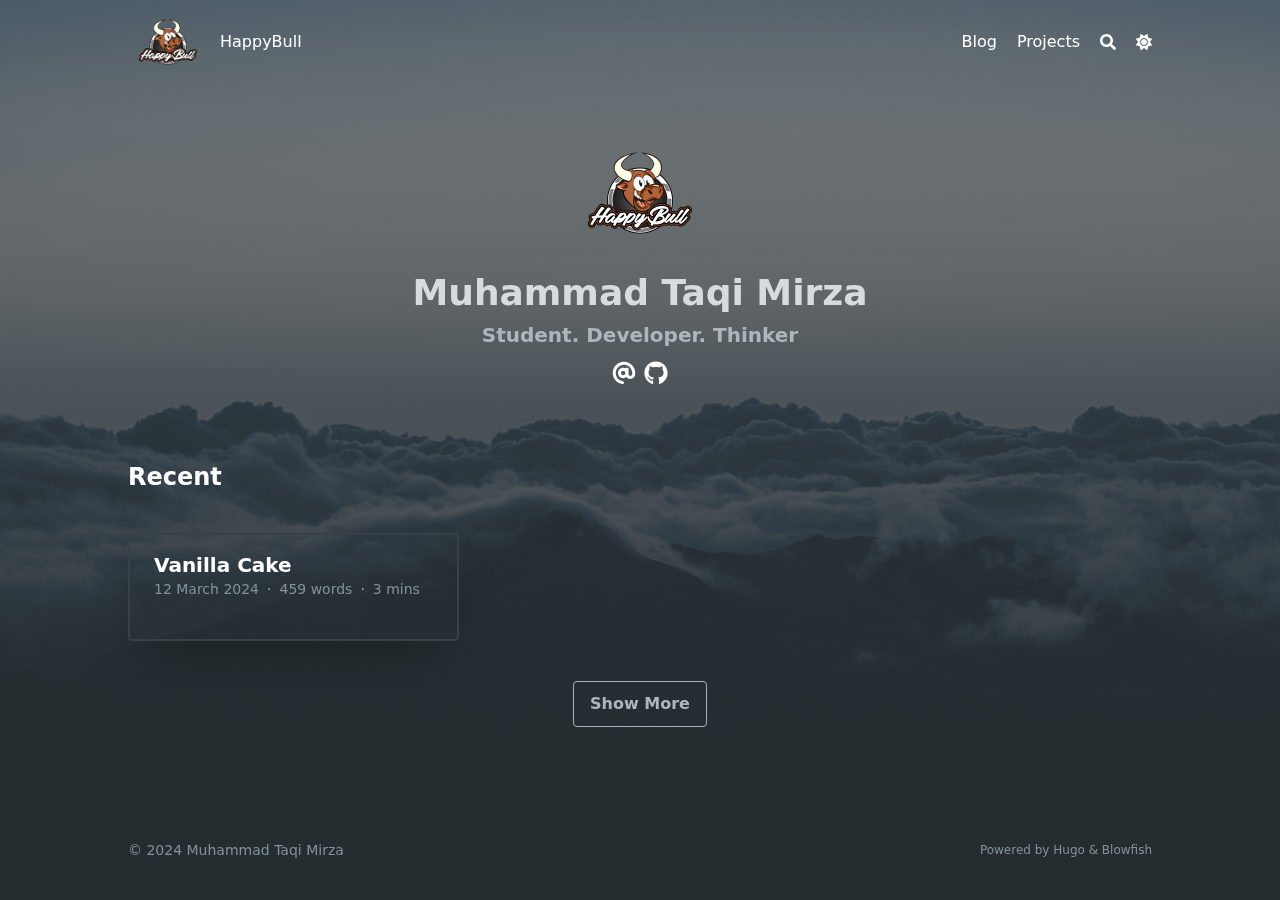
<file: index.html>
<!doctype html><html lang=en dir=ltr class=scroll-smooth data-default-appearance=dark data-auto-appearance=true><head><meta name=generator content="Hugo 0.124.1"><meta charset=utf-8><meta http-equiv=content-language content="en"><meta name=viewport content="width=device-width,initial-scale=1"><meta http-equiv=X-UA-Compatible content="ie=edge"><title>HappyBull</title>
<meta name=title content="HappyBull"><link rel=canonical href=/><link rel=alternate type=application/rss+xml href=/index.xml title=HappyBull><link rel=alternate type=application/json href=/index.json title=HappyBull><link type=text/css rel=stylesheet href=/css/main.bundle.min.1eac79b4b5cbbcb65d6a9b2cc9e52f5fe4c116f767e15bc64dc0c66233d32dcccb2ac19a4c282d4af90467ded7942fa5484312cb41b35a10460b9b55db0b5472.css integrity="sha512-Hqx5tLXLvLZdapssyeUvX+TBFvdn4VvGTcDGYjPTLczLKsGaTCgtSvkEZ97XlC+lSEMSy0GzWhBGC5tV2wtUcg=="><script type=text/javascript src=/js/appearance.min.516a16745bea5a9bd011138d254cc0fd3973cd55ce6e15f3dec763e7c7c2c7448f8fe7b54cca811cb821b0c7e12cd161caace1dd794ac3d34d40937cbcc9ee12.js integrity="sha512-UWoWdFvqWpvQERONJUzA/TlzzVXObhXz3sdj58fCx0SPj+e1TMqBHLghsMfhLNFhyqzh3XlKw9NNQJN8vMnuEg=="></script><script defer type=text/javascript id=script-bundle src=/js/main.bundle.min.b36dda9ec4ec11e967fd341e7d57b8c484ac7a39f8f329f7bcf7ce4812569de8607db866a086d4789956ac0b74967e251c9a566d94d469dd28b8787fed4f46f5.js integrity="sha512-s23ansTsEeln/TQefVe4xISsejn48yn3vPfOSBJWnehgfbhmoIbUeJlWrAt0ln4lHJpWbZTUad0ouHh/7U9G9Q==" data-copy data-copied></script><script src=/js/zoom.min.js></script><link rel=apple-touch-icon sizes=180x180 href=/apple-touch-icon.png><link rel=icon type=image/png sizes=32x32 href=/favicon-32x32.png><link rel=icon type=image/png sizes=16x16 href=/favicon-16x16.png><link rel=manifest href=/site.webmanifest><meta property="og:title" content="HappyBull"><meta property="og:description" content><meta property="og:type" content="website"><meta property="og:url" content="/"><meta name=twitter:card content="summary"><meta name=twitter:title content="HappyBull"><meta name=twitter:description content><script type=application/ld+json>{"@context":"https://schema.org","@type":"WebSite","@id":"\/","name":"HappyBull","inLanguage":"en","url":"\/","publisher":{"@type":"Person","name":"Muhammad Taqi Mirza"}}</script><meta name=author content="Muhammad Taqi Mirza"><link href=mailto:tmirza5@outlook.com rel=me><link href=https://github.com/tmirza5 rel=me><script src=/lib/jquery/jquery.slim.min.js integrity></script><meta name=theme-color></head><body class="flex flex-col h-screen px-6 m-auto text-lg leading-7 max-w-7xl bg-neutral text-neutral-900 dark:bg-neutral-800 dark:text-neutral sm:px-14 md:px-24 lg:px-32"><div id=the-top class="absolute flex self-center"><a class="px-3 py-1 text-sm -translate-y-8 rounded-b-lg bg-primary-200 focus:translate-y-0 dark:bg-neutral-600" href=#main-content><span class="font-bold text-primary-600 ltr:pr-2 rtl:pl-2 dark:text-primary-400">&darr;</span>Skip to main content</a></div><div style=padding-left:0;padding-right:0;padding-top:2px;padding-bottom:3px class="main-menu flex items-center justify-between px-4 py-6 sm:px-6 md:justify-start space-x-3"><div><a href=/ class=flex><span class=sr-only>HappyBull</span>
<img src=/logo.png width=750 height=750 class="logo max-h-[5rem] max-w-[5rem] object-scale-down object-left nozoom" alt=HappyBull></a></div><div class="flex flex-1 items-center justify-between"><nav class="flex space-x-3"><a href=/ class="text-base font-medium text-gray-500 hover:text-gray-900">HappyBull</a></nav><nav class="hidden md:flex items-center space-x-5 md:ml-12 h-12"><a href=/blogs/ class="flex items-center text-gray-500 hover:text-primary-600 dark:hover:text-primary-400"><p class="text-base font-medium" title>Blog</p></a><a href class="flex items-center text-gray-500 hover:text-primary-600 dark:hover:text-primary-400"><p class="text-base font-medium" title>Projects</p></a><button id=search-button aria-label=Search class="text-base hover:text-primary-600 dark:hover:text-primary-400" title>
<span class="relative block icon"><svg aria-hidden="true" focusable="false" data-prefix="fas" data-icon="search" class="svg-inline--fa fa-search fa-w-16" role="img" xmlns="http://www.w3.org/2000/svg" viewBox="0 0 512 512"><path fill="currentcolor" d="M505 442.7 405.3 343c-4.5-4.5-10.6-7-17-7H372c27.6-35.3 44-79.7 44-128C416 93.1 322.9.0 208 0S0 93.1.0 208s93.1 208 208 208c48.3.0 92.7-16.4 128-44v16.3c0 6.4 2.5 12.5 7 17l99.7 99.7c9.4 9.4 24.6 9.4 33.9.0l28.3-28.3c9.4-9.4 9.4-24.6.1-34zM208 336c-70.7.0-128-57.2-128-128 0-70.7 57.2-128 128-128 70.7.0 128 57.2 128 128 0 70.7-57.2 128-128 128z"/></svg></span></button><div class="ltr:mr-14 rtl:ml-14 flex items-center"><button id=appearance-switcher aria-label="Dark mode switcher" type=button class="text-base hover:text-primary-600 dark:hover:text-primary-400"><div class="flex items-center justify-center dark:hidden"><span class="relative block icon"><svg xmlns="http://www.w3.org/2000/svg" viewBox="0 0 512 512"><path fill="currentcolor" d="M32 256C32 132.2 132.3 32 255.8 32c11.36.0 29.7 1.668 40.9 3.746 9.616 1.777 11.75 14.63 3.279 19.44C245 86.5 211.2 144.6 211.2 207.8c0 109.7 99.71 193 208.3 172.3 9.561-1.805 16.28 9.324 10.11 16.95C387.9 448.6 324.8 480 255.8 480 132.1 480 32 379.6 32 256z"/></svg></span></div><div class="items-center justify-center hidden dark:flex"><span class="relative block icon"><svg xmlns="http://www.w3.org/2000/svg" viewBox="0 0 512 512"><path fill="currentcolor" d="M256 159.1c-53.02.0-95.1 42.98-95.1 95.1s41.2 96.9 95.1 96.9 95.1-42.98 95.1-95.1S309 159.1 256 159.1zM509.3 347l-63.2-91.9 63.15-91.01c6.332-9.125 1.104-21.74-9.826-23.72l-109-19.7-19.7-109c-1.975-10.93-14.59-16.16-23.72-9.824L256 65.89 164.1 2.736c-9.125-6.332-21.74-1.107-23.72 9.824L121.6 121.6 12.56 141.3C1.633 143.2-3.596 155.9 2.736 164.1L65.89 256 2.74 347.01c-6.332 9.125-1.105 21.74 9.824 23.72l109 19.7 19.7 109c1.975 10.93 14.59 16.16 23.72 9.824L256 446.1l91.01 63.15c9.127 6.334 21.75 1.107 23.72-9.822l19.7-109 109-19.7C510.4 368.8 515.6 356.1 509.3 347zM256 383.1c-70.69.0-127.1-57.31-127.1-127.1.0-70.69 57.31-127.1 127.1-127.1S383.1 186.2 383.1 256c0 70.7-56.4 127.1-127.1 127.1z"/></svg></span></div></button></div></nav><div class="flex md:hidden items-center space-x-5 md:ml-12 h-12"><span></span>
<button id=search-button-mobile aria-label=Search class="text-base hover:text-primary-600 dark:hover:text-primary-400" title>
<span class="relative block icon"><svg aria-hidden="true" focusable="false" data-prefix="fas" data-icon="search" class="svg-inline--fa fa-search fa-w-16" role="img" xmlns="http://www.w3.org/2000/svg" viewBox="0 0 512 512"><path fill="currentcolor" d="M505 442.7 405.3 343c-4.5-4.5-10.6-7-17-7H372c27.6-35.3 44-79.7 44-128C416 93.1 322.9.0 208 0S0 93.1.0 208s93.1 208 208 208c48.3.0 92.7-16.4 128-44v16.3c0 6.4 2.5 12.5 7 17l99.7 99.7c9.4 9.4 24.6 9.4 33.9.0l28.3-28.3c9.4-9.4 9.4-24.6.1-34zM208 336c-70.7.0-128-57.2-128-128 0-70.7 57.2-128 128-128 70.7.0 128 57.2 128 128 0 70.7-57.2 128-128 128z"/></svg>
</span></button>
<button id=appearance-switcher-mobile aria-label="Dark mode switcher" type=button class="text-base hover:text-primary-600 dark:hover:text-primary-400" style=margin-right:5px><div class="flex items-center justify-center dark:hidden"><span class="relative block icon"><svg xmlns="http://www.w3.org/2000/svg" viewBox="0 0 512 512"><path fill="currentcolor" d="M32 256C32 132.2 132.3 32 255.8 32c11.36.0 29.7 1.668 40.9 3.746 9.616 1.777 11.75 14.63 3.279 19.44C245 86.5 211.2 144.6 211.2 207.8c0 109.7 99.71 193 208.3 172.3 9.561-1.805 16.28 9.324 10.11 16.95C387.9 448.6 324.8 480 255.8 480 132.1 480 32 379.6 32 256z"/></svg></span></div><div class="items-center justify-center hidden dark:flex"><span class="relative block icon"><svg xmlns="http://www.w3.org/2000/svg" viewBox="0 0 512 512"><path fill="currentcolor" d="M256 159.1c-53.02.0-95.1 42.98-95.1 95.1s41.2 96.9 95.1 96.9 95.1-42.98 95.1-95.1S309 159.1 256 159.1zM509.3 347l-63.2-91.9 63.15-91.01c6.332-9.125 1.104-21.74-9.826-23.72l-109-19.7-19.7-109c-1.975-10.93-14.59-16.16-23.72-9.824L256 65.89 164.1 2.736c-9.125-6.332-21.74-1.107-23.72 9.824L121.6 121.6 12.56 141.3C1.633 143.2-3.596 155.9 2.736 164.1L65.89 256 2.74 347.01c-6.332 9.125-1.105 21.74 9.824 23.72l109 19.7 19.7 109c1.975 10.93 14.59 16.16 23.72 9.824L256 446.1l91.01 63.15c9.127 6.334 21.75 1.107 23.72-9.822l19.7-109 109-19.7C510.4 368.8 515.6 356.1 509.3 347zM256 383.1c-70.69.0-127.1-57.31-127.1-127.1.0-70.69 57.31-127.1 127.1-127.1S383.1 186.2 383.1 256c0 70.7-56.4 127.1-127.1 127.1z"/></svg></span></div></button></div></div><div class="-my-2 -mr-2 md:hidden"><label id=menu-button for=menu-controller class=block><input type=checkbox id=menu-controller class=hidden><div class="cursor-pointer hover:text-primary-600 dark:hover:text-primary-400"><span class="relative block icon"><svg xmlns="http://www.w3.org/2000/svg" viewBox="0 0 448 512"><path fill="currentcolor" d="M0 96C0 78.33 14.33 64 32 64H416c17.7.0 32 14.33 32 32 0 17.7-14.3 32-32 32H32C14.33 128 0 113.7.0 96zM0 256c0-17.7 14.33-32 32-32H416c17.7.0 32 14.3 32 32s-14.3 32-32 32H32c-17.67.0-32-14.3-32-32zM416 448H32c-17.67.0-32-14.3-32-32s14.33-32 32-32H416c17.7.0 32 14.3 32 32s-14.3 32-32 32z"/></svg></span></div><div id=menu-wrapper style=padding-top:5px class="fixed inset-0 z-30 invisible w-screen h-screen m-0 overflow-auto transition-opacity opacity-0 cursor-default bg-neutral-100/50 backdrop-blur-sm dark:bg-neutral-900/50"><ul class="flex space-y-2 mt-3 flex-col items-end w-full px-6 py-6 mx-auto overflow-visible list-none ltr:text-right rtl:text-left max-w-7xl"><li><span class="cursor-pointer inline-block align-text-bottom hover:text-primary-600 dark:hover:text-primary-400"><span class="relative block icon"><svg xmlns="http://www.w3.org/2000/svg" viewBox="0 0 320 512"><path fill="currentcolor" d="M310.6 361.4c12.5 12.5 12.5 32.75.0 45.25C304.4 412.9 296.2 416 288 416s-16.38-3.125-22.62-9.375L160 301.3 54.63 406.6C48.38 412.9 40.19 416 32 416S15.63 412.9 9.375 406.6c-12.5-12.5-12.5-32.75.0-45.25l105.4-105.4L9.375 150.6c-12.5-12.5-12.5-32.75.0-45.25s32.75-12.5 45.25.0L160 210.8l105.4-105.4c12.5-12.5 32.75-12.5 45.25.0s12.5 32.75.0 45.25l-105.4 105.4L310.6 361.4z"/></svg></span></span></li><li class=mt-1><a href=/blogs/ class="flex items-center text-gray-500 hover:text-primary-600 dark:hover:text-primary-400"><p class="text-bg font-bg" title>Blog</p></a></li><li class=mt-1><a href class="flex items-center text-gray-500 hover:text-primary-600 dark:hover:text-primary-400"><p class="text-bg font-bg" title>Projects</p></a></li></ul></div></label></div></div><div class="relative flex flex-col grow"><main id=main-content class=grow><article class="max-w-full prose dark:prose-invert"><div class=relative><div class="absolute inset-x-0 bottom-0 h-1/2 bg-gray-100"></div><div class="mx-auto max-w-7xl p-0"><div class="relative sm:overflow-hidden"><div class="fixed inset-x-0 top-0" style=z-index:-10><img class="w-full h-[1000px] object-cover m-0 nozoom" src=/background.png role=presentation><div class="absolute inset-0 h-[1000px] bg-gradient-to-t from-neutral dark:from-neutral-800 to-transparent mix-blend-normal"></div><div class="opacity-60 absolute inset-0 h-[1000px] bg-gradient-to-t from-neutral dark:from-neutral-800 to-neutral-100 dark:to-neutral-800 mix-blend-normal"></div></div><div class="relative px-1 py-1 flex flex-col items-center justify-center text-center"><img class="mb-2 rounded-full h-36 w-36" width=144 height=144 alt="Muhammad Taqi Mirza" src=/logo_huf9b74d39722b9c249851f178793b0c29_237136_288x288_fill_box_center_3.png><h1 class="mb-2 text-4xl font-extrabold text-neutral-800 dark:text-neutral-200">Muhammad Taqi Mirza</h1><h2 class="mt-0 mb-0 text-xl text-neutral-800 dark:text-neutral-300">Student. Developer. Thinker</h2><div class="mt-3 mb-10 text-2xl"><div class="flex flex-wrap"><a class="px-1 hover:text-primary-400 text-primary-800 dark:text-primary-200" href=mailto:tmirza5@outlook.com target=_blank aria-label=Email rel="me noopener noreferrer"><span class="relative block icon"><svg xmlns="http://www.w3.org/2000/svg" viewBox="0 0 512 512"><path fill="currentcolor" d="M207.8 20.73c-93.45 18.32-168.7 93.66-187 187.1-27.64 140.9 68.65 266.2 199.1 285.1 19.01 2.888 36.17-12.26 36.17-31.49l1e-4-.6631c0-15.74-11.44-28.88-26.84-31.24-84.35-12.98-149.2-86.13-149.2-174.2.0-102.9 88.61-185.5 193.4-175.4 91.54 8.869 158.6 91.25 158.6 183.2v16.16c0 22.09-17.94 40.05-40 40.05s-40.01-17.96-40.01-40.05v-120.1c0-8.847-7.161-16.02-16.01-16.02l-31.98.0036c-7.299.0-13.2 4.992-15.12 11.68-24.85-12.15-54.24-16.38-86.06-5.106-38.75 13.73-68.12 48.91-73.72 89.64-9.483 69.01 43.81 128 110.9 128 26.44.0 50.43-9.544 69.59-24.88 24 31.3 65.23 48.69 109.4 37.49C465.2 369.3 496 324.1 495.1 277.2V256.3c0-149.2-133.9-265.632-287.3-235.57zM239.1 304.3c-26.47.0-48-21.56-48-48.05s21.53-48.05 48-48.05 48 21.56 48 48.05-20.6 48.05-48 48.05z"/></svg>
</span></a><a class="px-1 hover:text-primary-400 text-primary-800 dark:text-primary-200" href=https://github.com/tmirza5 target=_blank aria-label=Github rel="me noopener noreferrer"><span class="relative block icon"><svg xmlns="http://www.w3.org/2000/svg" viewBox="0 0 496 512"><path fill="currentcolor" d="M165.9 397.4c0 2-2.3 3.6-5.2 3.6-3.3.3-5.6-1.3-5.6-3.6.0-2 2.3-3.6 5.2-3.6 3-.3 5.6 1.3 5.6 3.6zm-31.1-4.5c-.7 2 1.3 4.3 4.3 4.9 2.6 1 5.6.0 6.2-2s-1.3-4.3-4.3-5.2c-2.6-.7-5.5.3-6.2 2.3zm44.2-1.7c-2.9.7-4.9 2.6-4.6 4.9.3 2 2.9 3.3 5.9 2.6 2.9-.7 4.9-2.6 4.6-4.6-.3-1.9-3-3.2-5.9-2.9zM244.8 8C106.1 8 0 113.3.0 252c0 110.9 69.8 205.8 169.5 239.2 12.8 2.3 17.3-5.6 17.3-12.1.0-6.2-.3-40.4-.3-61.4.0.0-70 15-84.7-29.8.0.0-11.4-29.1-27.8-36.6.0.0-22.9-15.7 1.6-15.4.0.0 24.9 2 38.6 25.8 21.9 38.6 58.6 27.5 72.9 20.9 2.3-16 8.8-27.1 16-33.7-55.9-6.2-112.3-14.3-112.3-110.5.0-27.5 7.6-41.3 23.6-58.9-2.6-6.5-11.1-33.3 2.6-67.9 20.9-6.5 69 27 69 27 20-5.6 41.5-8.5 62.8-8.5s42.8 2.9 62.8 8.5c0 0 48.1-33.6 69-27 13.7 34.7 5.2 61.4 2.6 67.9 16 17.7 25.8 31.5 25.8 58.9.0 96.5-58.9 104.2-114.8 110.5 9.2 7.9 17 22.9 17 46.4.0 33.7-.3 75.4-.3 83.6.0 6.5 4.6 14.4 17.3 12.1C428.2 457.8 496 362.9 496 252 496 113.3 383.5 8 244.8 8zM97.2 352.9c-1.3 1-1 3.3.7 5.2 1.6 1.6 3.9 2.3 5.2 1 1.3-1 1-3.3-.7-5.2-1.6-1.6-3.9-2.3-5.2-1zm-10.8-8.1c-.7 1.3.3 2.9 2.3 3.9 1.6 1 3.6.7 4.3-.7.7-1.3-.3-2.9-2.3-3.9-2-.6-3.6-.3-4.3.7zm32.4 35.6c-1.6 1.3-1 4.3 1.3 6.2 2.3 2.3 5.2 2.6 6.5 1 1.3-1.3.7-4.3-1.3-6.2-2.2-2.3-5.2-2.6-6.5-1zm-11.4-14.7c-1.6 1-1.6 3.6.0 5.9 1.6 2.3 4.3 3.3 5.6 2.3 1.6-1.3 1.6-3.9.0-6.2-1.4-2.3-4-3.3-5.6-2z"/></svg></span></a></div></div><section class="prose dark:prose-invert"></section></div></div></div></div></article><section><h2 class="mt-8 text-2xl font-extrabold mb-10">Recent</h2><section class="w-full grid gap-4 sm:grid-cols-2 md:grid-cols-3"><a href=/blogs/vanilla-cake/ class=min-w-full><div class="min-h-full border border-neutral-200 dark:border-neutral-700 border-2 rounded overflow-hidden shadow-2xl relative"><div class="px-6 py-4"><div class="font-bold text-xl text-neutral-800 decoration-primary-500 hover:underline hover:underline-offset-2 dark:text-neutral" href=/blogs/vanilla-cake/>Vanilla Cake</div><div class="text-sm text-neutral-500 dark:text-neutral-400"><div class="flex flex-row flex-wrap items-center"><time datetime="2024-03-12 09:30:00 +0000 UTC">12 March 2024</time><span class="px-2 text-primary-500">&#183;</span><span>459 words</span><span class="px-2 text-primary-500">&#183;</span><span title="Reading time">3 mins</span></div></div></div><div class="px-6 pt-4 pb-2"></div></div></a></section><div class="mt-10 flex justify-center"><a href=blogs/><button class="bg-transparent hover:text-primary-500 prose dark:prose-invert font-semibold hover:text-white py-2 px-4 border border-primary-500 hover:border-transparent rounded">
Show More</button></a></div></section></main><footer id=site-footer class="py-10 print:hidden"><div class="flex items-center justify-between"><p class="text-sm text-neutral-500 dark:text-neutral-400">&copy;
2024
Muhammad Taqi Mirza</p><p class="text-xs text-neutral-500 dark:text-neutral-400">Powered by <a class="hover:underline hover:decoration-primary-400 hover:text-primary-500" href=https://gohugo.io/ target=_blank rel="noopener noreferrer">Hugo</a> & <a class="hover:underline hover:decoration-primary-400 hover:text-primary-500" href=https://blowfish.page/ target=_blank rel="noopener noreferrer">Blowfish</a></p></div><script>mediumZoom(document.querySelectorAll("img:not(.nozoom)"),{margin:24,background:"rgba(0,0,0,0.5)",scrollOffset:0})</script><script type=text/javascript src=/js/process.min.62060bb247f4de2b6dde45903668fefb68d792f365587605177b1227c0cf43588701edaca0cb40e2c8e2789bd5ce67c1d2a215b9fb258c3496a7cd25e7cb5fdf.js integrity="sha512-YgYLskf03itt3kWQNmj++2jXkvNlWHYFF3sSJ8DPQ1iHAe2soMtA4sjieJvVzmfB0qIVufsljDSWp80l58tf3w=="></script></footer><div id=search-wrapper class="invisible fixed inset-0 flex h-screen w-screen cursor-default flex-col bg-neutral-500/50 p-4 backdrop-blur-sm dark:bg-neutral-900/50 sm:p-6 md:p-[10vh] lg:p-[12vh]" data-url=/ style=z-index:500><div id=search-modal class="flex flex-col w-full max-w-3xl min-h-0 mx-auto border rounded-md shadow-lg top-20 border-neutral-200 bg-neutral dark:border-neutral-700 dark:bg-neutral-800"><header class="relative z-10 flex items-center justify-between flex-none px-2"><form class="flex items-center flex-auto min-w-0"><div class="flex items-center justify-center w-8 h-8 text-neutral-400"><span class="relative block icon"><svg aria-hidden="true" focusable="false" data-prefix="fas" data-icon="search" class="svg-inline--fa fa-search fa-w-16" role="img" xmlns="http://www.w3.org/2000/svg" viewBox="0 0 512 512"><path fill="currentcolor" d="M505 442.7 405.3 343c-4.5-4.5-10.6-7-17-7H372c27.6-35.3 44-79.7 44-128C416 93.1 322.9.0 208 0S0 93.1.0 208s93.1 208 208 208c48.3.0 92.7-16.4 128-44v16.3c0 6.4 2.5 12.5 7 17l99.7 99.7c9.4 9.4 24.6 9.4 33.9.0l28.3-28.3c9.4-9.4 9.4-24.6.1-34zM208 336c-70.7.0-128-57.2-128-128 0-70.7 57.2-128 128-128 70.7.0 128 57.2 128 128 0 70.7-57.2 128-128 128z"/></svg></span></div><input type=search id=search-query class="flex flex-auto h-12 mx-1 bg-transparent appearance-none focus:outline-dotted focus:outline-2 focus:outline-transparent" placeholder=Search tabindex=0></form><button id=close-search-button class="flex items-center justify-center w-8 h-8 text-neutral-700 hover:text-primary-600 dark:text-neutral dark:hover:text-primary-400" title="Close (Esc)">
<span class="relative block icon"><svg xmlns="http://www.w3.org/2000/svg" viewBox="0 0 320 512"><path fill="currentcolor" d="M310.6 361.4c12.5 12.5 12.5 32.75.0 45.25C304.4 412.9 296.2 416 288 416s-16.38-3.125-22.62-9.375L160 301.3 54.63 406.6C48.38 412.9 40.19 416 32 416S15.63 412.9 9.375 406.6c-12.5-12.5-12.5-32.75.0-45.25l105.4-105.4L9.375 150.6c-12.5-12.5-12.5-32.75.0-45.25s32.75-12.5 45.25.0L160 210.8l105.4-105.4c12.5-12.5 32.75-12.5 45.25.0s12.5 32.75.0 45.25l-105.4 105.4L310.6 361.4z"/></svg></span></button></header><section class="flex-auto px-2 overflow-auto"><ul id=search-results></ul></section></div></div></div></body></html>
</file>
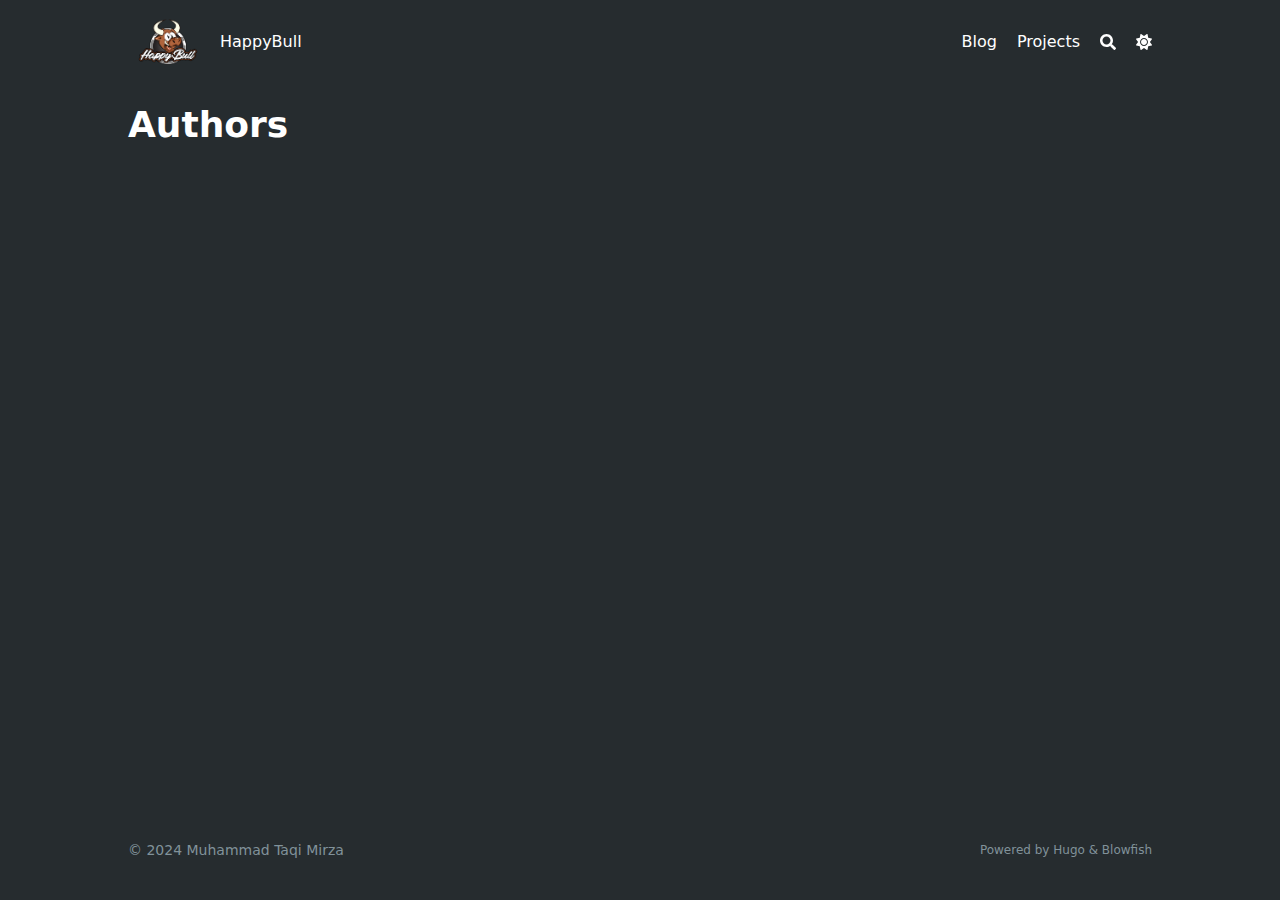
<file: authors/index.html>
<!doctype html><html lang=en dir=ltr class=scroll-smooth data-default-appearance=dark data-auto-appearance=true><head><meta charset=utf-8><meta http-equiv=content-language content="en"><meta name=viewport content="width=device-width,initial-scale=1"><meta http-equiv=X-UA-Compatible content="ie=edge"><title>Authors &#183; HappyBull</title>
<meta name=title content="Authors &#183; HappyBull"><link rel=canonical href=/authors/><link rel=alternate type=application/rss+xml href=/authors/index.xml title=HappyBull><link type=text/css rel=stylesheet href=/css/main.bundle.min.1eac79b4b5cbbcb65d6a9b2cc9e52f5fe4c116f767e15bc64dc0c66233d32dcccb2ac19a4c282d4af90467ded7942fa5484312cb41b35a10460b9b55db0b5472.css integrity="sha512-Hqx5tLXLvLZdapssyeUvX+TBFvdn4VvGTcDGYjPTLczLKsGaTCgtSvkEZ97XlC+lSEMSy0GzWhBGC5tV2wtUcg=="><script type=text/javascript src=/js/appearance.min.516a16745bea5a9bd011138d254cc0fd3973cd55ce6e15f3dec763e7c7c2c7448f8fe7b54cca811cb821b0c7e12cd161caace1dd794ac3d34d40937cbcc9ee12.js integrity="sha512-UWoWdFvqWpvQERONJUzA/TlzzVXObhXz3sdj58fCx0SPj+e1TMqBHLghsMfhLNFhyqzh3XlKw9NNQJN8vMnuEg=="></script><script defer type=text/javascript id=script-bundle src=/js/main.bundle.min.b36dda9ec4ec11e967fd341e7d57b8c484ac7a39f8f329f7bcf7ce4812569de8607db866a086d4789956ac0b74967e251c9a566d94d469dd28b8787fed4f46f5.js integrity="sha512-s23ansTsEeln/TQefVe4xISsejn48yn3vPfOSBJWnehgfbhmoIbUeJlWrAt0ln4lHJpWbZTUad0ouHh/7U9G9Q==" data-copy data-copied></script><script src=/js/zoom.min.js></script><link rel=apple-touch-icon sizes=180x180 href=/apple-touch-icon.png><link rel=icon type=image/png sizes=32x32 href=/favicon-32x32.png><link rel=icon type=image/png sizes=16x16 href=/favicon-16x16.png><link rel=manifest href=/site.webmanifest><meta property="og:title" content="Authors"><meta property="og:description" content><meta property="og:type" content="website"><meta property="og:url" content="/authors/"><meta name=twitter:card content="summary"><meta name=twitter:title content="Authors"><meta name=twitter:description content><meta name=author content="Muhammad Taqi Mirza"><link href=mailto:tmirza5@outlook.com rel=me><link href=https://github.com/tmirza5 rel=me><script src=/lib/jquery/jquery.slim.min.js integrity></script><meta name=theme-color></head><body class="flex flex-col h-screen px-6 m-auto text-lg leading-7 max-w-7xl bg-neutral text-neutral-900 dark:bg-neutral-800 dark:text-neutral sm:px-14 md:px-24 lg:px-32"><div id=the-top class="absolute flex self-center"><a class="px-3 py-1 text-sm -translate-y-8 rounded-b-lg bg-primary-200 focus:translate-y-0 dark:bg-neutral-600" href=#main-content><span class="font-bold text-primary-600 ltr:pr-2 rtl:pl-2 dark:text-primary-400">&darr;</span>Skip to main content</a></div><div style=padding-left:0;padding-right:0;padding-top:2px;padding-bottom:3px class="main-menu flex items-center justify-between px-4 py-6 sm:px-6 md:justify-start space-x-3"><div><a href=/ class=flex><span class=sr-only>HappyBull</span>
<img src=/logo.png width=750 height=750 class="logo max-h-[5rem] max-w-[5rem] object-scale-down object-left nozoom" alt=HappyBull></a></div><div class="flex flex-1 items-center justify-between"><nav class="flex space-x-3"><a href=/ class="text-base font-medium text-gray-500 hover:text-gray-900">HappyBull</a></nav><nav class="hidden md:flex items-center space-x-5 md:ml-12 h-12"><a href=/blogs/ class="flex items-center text-gray-500 hover:text-primary-600 dark:hover:text-primary-400"><p class="text-base font-medium" title>Blog</p></a><a href class="flex items-center text-gray-500 hover:text-primary-600 dark:hover:text-primary-400"><p class="text-base font-medium" title>Projects</p></a><button id=search-button aria-label=Search class="text-base hover:text-primary-600 dark:hover:text-primary-400" title>
<span class="relative block icon"><svg aria-hidden="true" focusable="false" data-prefix="fas" data-icon="search" class="svg-inline--fa fa-search fa-w-16" role="img" xmlns="http://www.w3.org/2000/svg" viewBox="0 0 512 512"><path fill="currentcolor" d="M505 442.7 405.3 343c-4.5-4.5-10.6-7-17-7H372c27.6-35.3 44-79.7 44-128C416 93.1 322.9.0 208 0S0 93.1.0 208s93.1 208 208 208c48.3.0 92.7-16.4 128-44v16.3c0 6.4 2.5 12.5 7 17l99.7 99.7c9.4 9.4 24.6 9.4 33.9.0l28.3-28.3c9.4-9.4 9.4-24.6.1-34zM208 336c-70.7.0-128-57.2-128-128 0-70.7 57.2-128 128-128 70.7.0 128 57.2 128 128 0 70.7-57.2 128-128 128z"/></svg></span></button><div class="ltr:mr-14 rtl:ml-14 flex items-center"><button id=appearance-switcher aria-label="Dark mode switcher" type=button class="text-base hover:text-primary-600 dark:hover:text-primary-400"><div class="flex items-center justify-center dark:hidden"><span class="relative block icon"><svg xmlns="http://www.w3.org/2000/svg" viewBox="0 0 512 512"><path fill="currentcolor" d="M32 256C32 132.2 132.3 32 255.8 32c11.36.0 29.7 1.668 40.9 3.746 9.616 1.777 11.75 14.63 3.279 19.44C245 86.5 211.2 144.6 211.2 207.8c0 109.7 99.71 193 208.3 172.3 9.561-1.805 16.28 9.324 10.11 16.95C387.9 448.6 324.8 480 255.8 480 132.1 480 32 379.6 32 256z"/></svg></span></div><div class="items-center justify-center hidden dark:flex"><span class="relative block icon"><svg xmlns="http://www.w3.org/2000/svg" viewBox="0 0 512 512"><path fill="currentcolor" d="M256 159.1c-53.02.0-95.1 42.98-95.1 95.1s41.2 96.9 95.1 96.9 95.1-42.98 95.1-95.1S309 159.1 256 159.1zM509.3 347l-63.2-91.9 63.15-91.01c6.332-9.125 1.104-21.74-9.826-23.72l-109-19.7-19.7-109c-1.975-10.93-14.59-16.16-23.72-9.824L256 65.89 164.1 2.736c-9.125-6.332-21.74-1.107-23.72 9.824L121.6 121.6 12.56 141.3C1.633 143.2-3.596 155.9 2.736 164.1L65.89 256 2.74 347.01c-6.332 9.125-1.105 21.74 9.824 23.72l109 19.7 19.7 109c1.975 10.93 14.59 16.16 23.72 9.824L256 446.1l91.01 63.15c9.127 6.334 21.75 1.107 23.72-9.822l19.7-109 109-19.7C510.4 368.8 515.6 356.1 509.3 347zM256 383.1c-70.69.0-127.1-57.31-127.1-127.1.0-70.69 57.31-127.1 127.1-127.1S383.1 186.2 383.1 256c0 70.7-56.4 127.1-127.1 127.1z"/></svg></span></div></button></div></nav><div class="flex md:hidden items-center space-x-5 md:ml-12 h-12"><span></span>
<button id=search-button-mobile aria-label=Search class="text-base hover:text-primary-600 dark:hover:text-primary-400" title>
<span class="relative block icon"><svg aria-hidden="true" focusable="false" data-prefix="fas" data-icon="search" class="svg-inline--fa fa-search fa-w-16" role="img" xmlns="http://www.w3.org/2000/svg" viewBox="0 0 512 512"><path fill="currentcolor" d="M505 442.7 405.3 343c-4.5-4.5-10.6-7-17-7H372c27.6-35.3 44-79.7 44-128C416 93.1 322.9.0 208 0S0 93.1.0 208s93.1 208 208 208c48.3.0 92.7-16.4 128-44v16.3c0 6.4 2.5 12.5 7 17l99.7 99.7c9.4 9.4 24.6 9.4 33.9.0l28.3-28.3c9.4-9.4 9.4-24.6.1-34zM208 336c-70.7.0-128-57.2-128-128 0-70.7 57.2-128 128-128 70.7.0 128 57.2 128 128 0 70.7-57.2 128-128 128z"/></svg>
</span></button>
<button id=appearance-switcher-mobile aria-label="Dark mode switcher" type=button class="text-base hover:text-primary-600 dark:hover:text-primary-400" style=margin-right:5px><div class="flex items-center justify-center dark:hidden"><span class="relative block icon"><svg xmlns="http://www.w3.org/2000/svg" viewBox="0 0 512 512"><path fill="currentcolor" d="M32 256C32 132.2 132.3 32 255.8 32c11.36.0 29.7 1.668 40.9 3.746 9.616 1.777 11.75 14.63 3.279 19.44C245 86.5 211.2 144.6 211.2 207.8c0 109.7 99.71 193 208.3 172.3 9.561-1.805 16.28 9.324 10.11 16.95C387.9 448.6 324.8 480 255.8 480 132.1 480 32 379.6 32 256z"/></svg></span></div><div class="items-center justify-center hidden dark:flex"><span class="relative block icon"><svg xmlns="http://www.w3.org/2000/svg" viewBox="0 0 512 512"><path fill="currentcolor" d="M256 159.1c-53.02.0-95.1 42.98-95.1 95.1s41.2 96.9 95.1 96.9 95.1-42.98 95.1-95.1S309 159.1 256 159.1zM509.3 347l-63.2-91.9 63.15-91.01c6.332-9.125 1.104-21.74-9.826-23.72l-109-19.7-19.7-109c-1.975-10.93-14.59-16.16-23.72-9.824L256 65.89 164.1 2.736c-9.125-6.332-21.74-1.107-23.72 9.824L121.6 121.6 12.56 141.3C1.633 143.2-3.596 155.9 2.736 164.1L65.89 256 2.74 347.01c-6.332 9.125-1.105 21.74 9.824 23.72l109 19.7 19.7 109c1.975 10.93 14.59 16.16 23.72 9.824L256 446.1l91.01 63.15c9.127 6.334 21.75 1.107 23.72-9.822l19.7-109 109-19.7C510.4 368.8 515.6 356.1 509.3 347zM256 383.1c-70.69.0-127.1-57.31-127.1-127.1.0-70.69 57.31-127.1 127.1-127.1S383.1 186.2 383.1 256c0 70.7-56.4 127.1-127.1 127.1z"/></svg></span></div></button></div></div><div class="-my-2 -mr-2 md:hidden"><label id=menu-button for=menu-controller class=block><input type=checkbox id=menu-controller class=hidden><div class="cursor-pointer hover:text-primary-600 dark:hover:text-primary-400"><span class="relative block icon"><svg xmlns="http://www.w3.org/2000/svg" viewBox="0 0 448 512"><path fill="currentcolor" d="M0 96C0 78.33 14.33 64 32 64H416c17.7.0 32 14.33 32 32 0 17.7-14.3 32-32 32H32C14.33 128 0 113.7.0 96zM0 256c0-17.7 14.33-32 32-32H416c17.7.0 32 14.3 32 32s-14.3 32-32 32H32c-17.67.0-32-14.3-32-32zM416 448H32c-17.67.0-32-14.3-32-32s14.33-32 32-32H416c17.7.0 32 14.3 32 32s-14.3 32-32 32z"/></svg></span></div><div id=menu-wrapper style=padding-top:5px class="fixed inset-0 z-30 invisible w-screen h-screen m-0 overflow-auto transition-opacity opacity-0 cursor-default bg-neutral-100/50 backdrop-blur-sm dark:bg-neutral-900/50"><ul class="flex space-y-2 mt-3 flex-col items-end w-full px-6 py-6 mx-auto overflow-visible list-none ltr:text-right rtl:text-left max-w-7xl"><li><span class="cursor-pointer inline-block align-text-bottom hover:text-primary-600 dark:hover:text-primary-400"><span class="relative block icon"><svg xmlns="http://www.w3.org/2000/svg" viewBox="0 0 320 512"><path fill="currentcolor" d="M310.6 361.4c12.5 12.5 12.5 32.75.0 45.25C304.4 412.9 296.2 416 288 416s-16.38-3.125-22.62-9.375L160 301.3 54.63 406.6C48.38 412.9 40.19 416 32 416S15.63 412.9 9.375 406.6c-12.5-12.5-12.5-32.75.0-45.25l105.4-105.4L9.375 150.6c-12.5-12.5-12.5-32.75.0-45.25s32.75-12.5 45.25.0L160 210.8l105.4-105.4c12.5-12.5 32.75-12.5 45.25.0s12.5 32.75.0 45.25l-105.4 105.4L310.6 361.4z"/></svg></span></span></li><li class=mt-1><a href=/blogs/ class="flex items-center text-gray-500 hover:text-primary-600 dark:hover:text-primary-400"><p class="text-bg font-bg" title>Blog</p></a></li><li class=mt-1><a href class="flex items-center text-gray-500 hover:text-primary-600 dark:hover:text-primary-400"><p class="text-bg font-bg" title>Projects</p></a></li></ul></div></label></div></div><div class="relative flex flex-col grow"><main id=main-content class=grow><header><h1 class="mt-5 text-4xl font-extrabold text-neutral-900 dark:text-neutral">Authors</h1><div class="mt-1 mb-2 text-base text-neutral-500 dark:text-neutral-400 print:hidden"><div class="flex flex-row flex-wrap items-center"></div></div></header><script>var oid="views_taxonomy_authors",oid_likes="likes_taxonomy_authors"</script><script type=text/javascript src=/js/page.min.5b1bad196a6075a1e11bae1dc95f24f67b610948a00525e347566c5a62338ea78f1c7224ab9a53873dcdb2a1a7d7d391b8a8ef45561297f68806c01315b0c4f6.js integrity="sha512-WxutGWpgdaHhG64dyV8k9nthCUigBSXjR1ZsWmIzjqePHHIkq5pThz3NsqGn19ORuKjvRVYSl/aIBsATFbDE9g=="></script><section class="flex flex-wrap max-w-prose -mx-2 overflow-hidden"></section></main><footer id=site-footer class="py-10 print:hidden"><div class="flex items-center justify-between"><p class="text-sm text-neutral-500 dark:text-neutral-400">&copy;
2024
Muhammad Taqi Mirza</p><p class="text-xs text-neutral-500 dark:text-neutral-400">Powered by <a class="hover:underline hover:decoration-primary-400 hover:text-primary-500" href=https://gohugo.io/ target=_blank rel="noopener noreferrer">Hugo</a> & <a class="hover:underline hover:decoration-primary-400 hover:text-primary-500" href=https://blowfish.page/ target=_blank rel="noopener noreferrer">Blowfish</a></p></div><script>mediumZoom(document.querySelectorAll("img:not(.nozoom)"),{margin:24,background:"rgba(0,0,0,0.5)",scrollOffset:0})</script><script type=text/javascript src=/js/process.min.62060bb247f4de2b6dde45903668fefb68d792f365587605177b1227c0cf43588701edaca0cb40e2c8e2789bd5ce67c1d2a215b9fb258c3496a7cd25e7cb5fdf.js integrity="sha512-YgYLskf03itt3kWQNmj++2jXkvNlWHYFF3sSJ8DPQ1iHAe2soMtA4sjieJvVzmfB0qIVufsljDSWp80l58tf3w=="></script></footer><div id=search-wrapper class="invisible fixed inset-0 flex h-screen w-screen cursor-default flex-col bg-neutral-500/50 p-4 backdrop-blur-sm dark:bg-neutral-900/50 sm:p-6 md:p-[10vh] lg:p-[12vh]" data-url=/ style=z-index:500><div id=search-modal class="flex flex-col w-full max-w-3xl min-h-0 mx-auto border rounded-md shadow-lg top-20 border-neutral-200 bg-neutral dark:border-neutral-700 dark:bg-neutral-800"><header class="relative z-10 flex items-center justify-between flex-none px-2"><form class="flex items-center flex-auto min-w-0"><div class="flex items-center justify-center w-8 h-8 text-neutral-400"><span class="relative block icon"><svg aria-hidden="true" focusable="false" data-prefix="fas" data-icon="search" class="svg-inline--fa fa-search fa-w-16" role="img" xmlns="http://www.w3.org/2000/svg" viewBox="0 0 512 512"><path fill="currentcolor" d="M505 442.7 405.3 343c-4.5-4.5-10.6-7-17-7H372c27.6-35.3 44-79.7 44-128C416 93.1 322.9.0 208 0S0 93.1.0 208s93.1 208 208 208c48.3.0 92.7-16.4 128-44v16.3c0 6.4 2.5 12.5 7 17l99.7 99.7c9.4 9.4 24.6 9.4 33.9.0l28.3-28.3c9.4-9.4 9.4-24.6.1-34zM208 336c-70.7.0-128-57.2-128-128 0-70.7 57.2-128 128-128 70.7.0 128 57.2 128 128 0 70.7-57.2 128-128 128z"/></svg></span></div><input type=search id=search-query class="flex flex-auto h-12 mx-1 bg-transparent appearance-none focus:outline-dotted focus:outline-2 focus:outline-transparent" placeholder=Search tabindex=0></form><button id=close-search-button class="flex items-center justify-center w-8 h-8 text-neutral-700 hover:text-primary-600 dark:text-neutral dark:hover:text-primary-400" title="Close (Esc)">
<span class="relative block icon"><svg xmlns="http://www.w3.org/2000/svg" viewBox="0 0 320 512"><path fill="currentcolor" d="M310.6 361.4c12.5 12.5 12.5 32.75.0 45.25C304.4 412.9 296.2 416 288 416s-16.38-3.125-22.62-9.375L160 301.3 54.63 406.6C48.38 412.9 40.19 416 32 416S15.63 412.9 9.375 406.6c-12.5-12.5-12.5-32.75.0-45.25l105.4-105.4L9.375 150.6c-12.5-12.5-12.5-32.75.0-45.25s32.75-12.5 45.25.0L160 210.8l105.4-105.4c12.5-12.5 32.75-12.5 45.25.0s12.5 32.75.0 45.25l-105.4 105.4L310.6 361.4z"/></svg></span></button></header><section class="flex-auto px-2 overflow-auto"><ul id=search-results></ul></section></div></div></div></body></html>
</file>
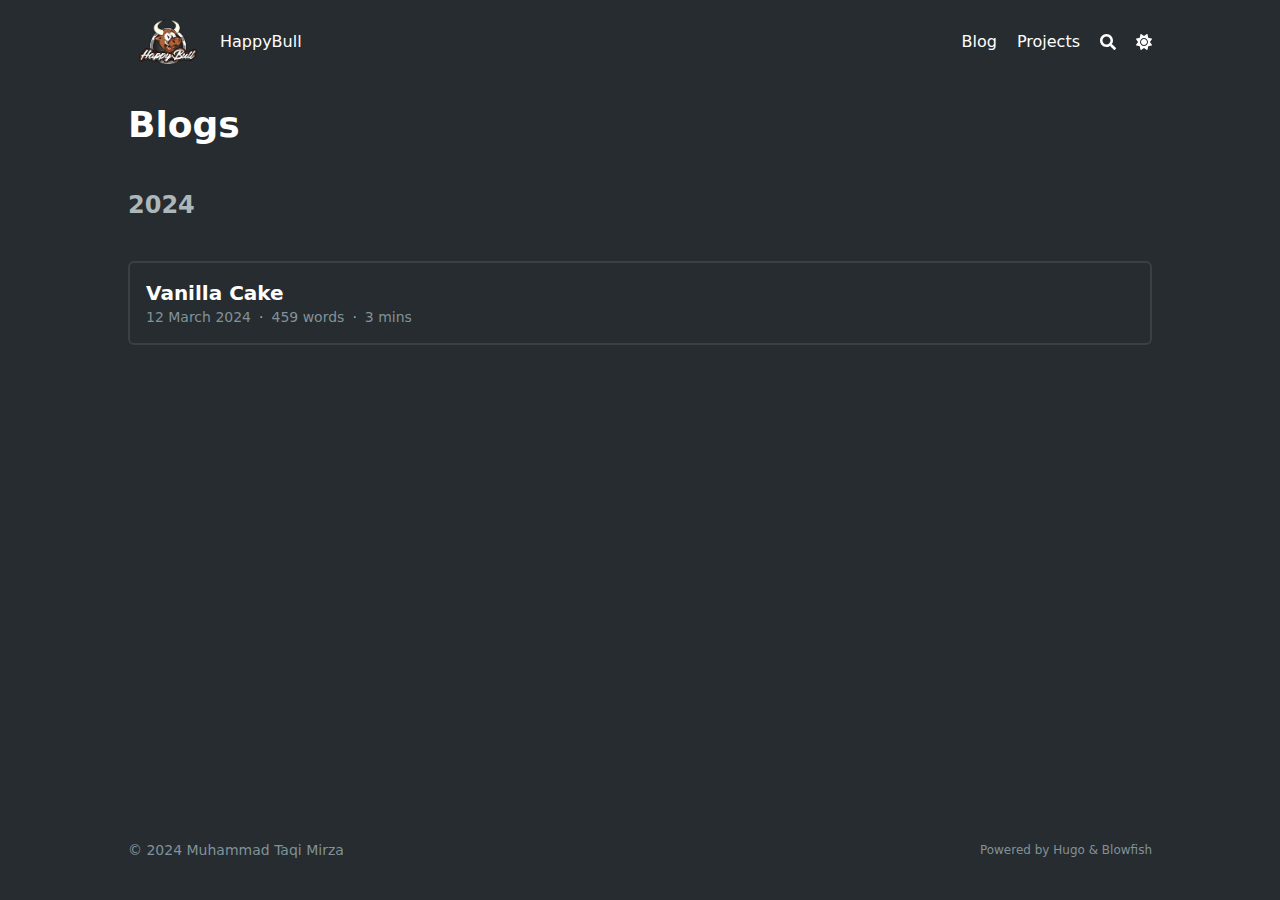
<file: blogs/index.html>
<!doctype html><html lang=en dir=ltr class=scroll-smooth data-default-appearance=dark data-auto-appearance=true><head><meta charset=utf-8><meta http-equiv=content-language content="en"><meta name=viewport content="width=device-width,initial-scale=1"><meta http-equiv=X-UA-Compatible content="ie=edge"><title>Blogs &#183; HappyBull</title>
<meta name=title content="Blogs &#183; HappyBull"><link rel=canonical href=/blogs/><link rel=alternate type=application/rss+xml href=/blogs/index.xml title=HappyBull><link type=text/css rel=stylesheet href=/css/main.bundle.min.1eac79b4b5cbbcb65d6a9b2cc9e52f5fe4c116f767e15bc64dc0c66233d32dcccb2ac19a4c282d4af90467ded7942fa5484312cb41b35a10460b9b55db0b5472.css integrity="sha512-Hqx5tLXLvLZdapssyeUvX+TBFvdn4VvGTcDGYjPTLczLKsGaTCgtSvkEZ97XlC+lSEMSy0GzWhBGC5tV2wtUcg=="><script type=text/javascript src=/js/appearance.min.516a16745bea5a9bd011138d254cc0fd3973cd55ce6e15f3dec763e7c7c2c7448f8fe7b54cca811cb821b0c7e12cd161caace1dd794ac3d34d40937cbcc9ee12.js integrity="sha512-UWoWdFvqWpvQERONJUzA/TlzzVXObhXz3sdj58fCx0SPj+e1TMqBHLghsMfhLNFhyqzh3XlKw9NNQJN8vMnuEg=="></script><script defer type=text/javascript id=script-bundle src=/js/main.bundle.min.b36dda9ec4ec11e967fd341e7d57b8c484ac7a39f8f329f7bcf7ce4812569de8607db866a086d4789956ac0b74967e251c9a566d94d469dd28b8787fed4f46f5.js integrity="sha512-s23ansTsEeln/TQefVe4xISsejn48yn3vPfOSBJWnehgfbhmoIbUeJlWrAt0ln4lHJpWbZTUad0ouHh/7U9G9Q==" data-copy data-copied></script><script src=/js/zoom.min.js></script><link rel=apple-touch-icon sizes=180x180 href=/apple-touch-icon.png><link rel=icon type=image/png sizes=32x32 href=/favicon-32x32.png><link rel=icon type=image/png sizes=16x16 href=/favicon-16x16.png><link rel=manifest href=/site.webmanifest><meta property="og:title" content="Blogs"><meta property="og:description" content><meta property="og:type" content="website"><meta property="og:url" content="/blogs/"><meta name=twitter:card content="summary"><meta name=twitter:title content="Blogs"><meta name=twitter:description content><meta name=author content="Muhammad Taqi Mirza"><link href=mailto:tmirza5@outlook.com rel=me><link href=https://github.com/tmirza5 rel=me><script src=/lib/jquery/jquery.slim.min.js integrity></script><meta name=theme-color></head><body class="flex flex-col h-screen px-6 m-auto text-lg leading-7 max-w-7xl bg-neutral text-neutral-900 dark:bg-neutral-800 dark:text-neutral sm:px-14 md:px-24 lg:px-32"><div id=the-top class="absolute flex self-center"><a class="px-3 py-1 text-sm -translate-y-8 rounded-b-lg bg-primary-200 focus:translate-y-0 dark:bg-neutral-600" href=#main-content><span class="font-bold text-primary-600 ltr:pr-2 rtl:pl-2 dark:text-primary-400">&darr;</span>Skip to main content</a></div><div style=padding-left:0;padding-right:0;padding-top:2px;padding-bottom:3px class="main-menu flex items-center justify-between px-4 py-6 sm:px-6 md:justify-start space-x-3"><div><a href=/ class=flex><span class=sr-only>HappyBull</span>
<img src=/logo.png width=750 height=750 class="logo max-h-[5rem] max-w-[5rem] object-scale-down object-left nozoom" alt=HappyBull></a></div><div class="flex flex-1 items-center justify-between"><nav class="flex space-x-3"><a href=/ class="text-base font-medium text-gray-500 hover:text-gray-900">HappyBull</a></nav><nav class="hidden md:flex items-center space-x-5 md:ml-12 h-12"><a href=/blogs/ class="flex items-center text-gray-500 hover:text-primary-600 dark:hover:text-primary-400"><p class="text-base font-medium" title>Blog</p></a><a href class="flex items-center text-gray-500 hover:text-primary-600 dark:hover:text-primary-400"><p class="text-base font-medium" title>Projects</p></a><button id=search-button aria-label=Search class="text-base hover:text-primary-600 dark:hover:text-primary-400" title>
<span class="relative block icon"><svg aria-hidden="true" focusable="false" data-prefix="fas" data-icon="search" class="svg-inline--fa fa-search fa-w-16" role="img" xmlns="http://www.w3.org/2000/svg" viewBox="0 0 512 512"><path fill="currentcolor" d="M505 442.7 405.3 343c-4.5-4.5-10.6-7-17-7H372c27.6-35.3 44-79.7 44-128C416 93.1 322.9.0 208 0S0 93.1.0 208s93.1 208 208 208c48.3.0 92.7-16.4 128-44v16.3c0 6.4 2.5 12.5 7 17l99.7 99.7c9.4 9.4 24.6 9.4 33.9.0l28.3-28.3c9.4-9.4 9.4-24.6.1-34zM208 336c-70.7.0-128-57.2-128-128 0-70.7 57.2-128 128-128 70.7.0 128 57.2 128 128 0 70.7-57.2 128-128 128z"/></svg></span></button><div class="ltr:mr-14 rtl:ml-14 flex items-center"><button id=appearance-switcher aria-label="Dark mode switcher" type=button class="text-base hover:text-primary-600 dark:hover:text-primary-400"><div class="flex items-center justify-center dark:hidden"><span class="relative block icon"><svg xmlns="http://www.w3.org/2000/svg" viewBox="0 0 512 512"><path fill="currentcolor" d="M32 256C32 132.2 132.3 32 255.8 32c11.36.0 29.7 1.668 40.9 3.746 9.616 1.777 11.75 14.63 3.279 19.44C245 86.5 211.2 144.6 211.2 207.8c0 109.7 99.71 193 208.3 172.3 9.561-1.805 16.28 9.324 10.11 16.95C387.9 448.6 324.8 480 255.8 480 132.1 480 32 379.6 32 256z"/></svg></span></div><div class="items-center justify-center hidden dark:flex"><span class="relative block icon"><svg xmlns="http://www.w3.org/2000/svg" viewBox="0 0 512 512"><path fill="currentcolor" d="M256 159.1c-53.02.0-95.1 42.98-95.1 95.1s41.2 96.9 95.1 96.9 95.1-42.98 95.1-95.1S309 159.1 256 159.1zM509.3 347l-63.2-91.9 63.15-91.01c6.332-9.125 1.104-21.74-9.826-23.72l-109-19.7-19.7-109c-1.975-10.93-14.59-16.16-23.72-9.824L256 65.89 164.1 2.736c-9.125-6.332-21.74-1.107-23.72 9.824L121.6 121.6 12.56 141.3C1.633 143.2-3.596 155.9 2.736 164.1L65.89 256 2.74 347.01c-6.332 9.125-1.105 21.74 9.824 23.72l109 19.7 19.7 109c1.975 10.93 14.59 16.16 23.72 9.824L256 446.1l91.01 63.15c9.127 6.334 21.75 1.107 23.72-9.822l19.7-109 109-19.7C510.4 368.8 515.6 356.1 509.3 347zM256 383.1c-70.69.0-127.1-57.31-127.1-127.1.0-70.69 57.31-127.1 127.1-127.1S383.1 186.2 383.1 256c0 70.7-56.4 127.1-127.1 127.1z"/></svg></span></div></button></div></nav><div class="flex md:hidden items-center space-x-5 md:ml-12 h-12"><span></span>
<button id=search-button-mobile aria-label=Search class="text-base hover:text-primary-600 dark:hover:text-primary-400" title>
<span class="relative block icon"><svg aria-hidden="true" focusable="false" data-prefix="fas" data-icon="search" class="svg-inline--fa fa-search fa-w-16" role="img" xmlns="http://www.w3.org/2000/svg" viewBox="0 0 512 512"><path fill="currentcolor" d="M505 442.7 405.3 343c-4.5-4.5-10.6-7-17-7H372c27.6-35.3 44-79.7 44-128C416 93.1 322.9.0 208 0S0 93.1.0 208s93.1 208 208 208c48.3.0 92.7-16.4 128-44v16.3c0 6.4 2.5 12.5 7 17l99.7 99.7c9.4 9.4 24.6 9.4 33.9.0l28.3-28.3c9.4-9.4 9.4-24.6.1-34zM208 336c-70.7.0-128-57.2-128-128 0-70.7 57.2-128 128-128 70.7.0 128 57.2 128 128 0 70.7-57.2 128-128 128z"/></svg>
</span></button>
<button id=appearance-switcher-mobile aria-label="Dark mode switcher" type=button class="text-base hover:text-primary-600 dark:hover:text-primary-400" style=margin-right:5px><div class="flex items-center justify-center dark:hidden"><span class="relative block icon"><svg xmlns="http://www.w3.org/2000/svg" viewBox="0 0 512 512"><path fill="currentcolor" d="M32 256C32 132.2 132.3 32 255.8 32c11.36.0 29.7 1.668 40.9 3.746 9.616 1.777 11.75 14.63 3.279 19.44C245 86.5 211.2 144.6 211.2 207.8c0 109.7 99.71 193 208.3 172.3 9.561-1.805 16.28 9.324 10.11 16.95C387.9 448.6 324.8 480 255.8 480 132.1 480 32 379.6 32 256z"/></svg></span></div><div class="items-center justify-center hidden dark:flex"><span class="relative block icon"><svg xmlns="http://www.w3.org/2000/svg" viewBox="0 0 512 512"><path fill="currentcolor" d="M256 159.1c-53.02.0-95.1 42.98-95.1 95.1s41.2 96.9 95.1 96.9 95.1-42.98 95.1-95.1S309 159.1 256 159.1zM509.3 347l-63.2-91.9 63.15-91.01c6.332-9.125 1.104-21.74-9.826-23.72l-109-19.7-19.7-109c-1.975-10.93-14.59-16.16-23.72-9.824L256 65.89 164.1 2.736c-9.125-6.332-21.74-1.107-23.72 9.824L121.6 121.6 12.56 141.3C1.633 143.2-3.596 155.9 2.736 164.1L65.89 256 2.74 347.01c-6.332 9.125-1.105 21.74 9.824 23.72l109 19.7 19.7 109c1.975 10.93 14.59 16.16 23.72 9.824L256 446.1l91.01 63.15c9.127 6.334 21.75 1.107 23.72-9.822l19.7-109 109-19.7C510.4 368.8 515.6 356.1 509.3 347zM256 383.1c-70.69.0-127.1-57.31-127.1-127.1.0-70.69 57.31-127.1 127.1-127.1S383.1 186.2 383.1 256c0 70.7-56.4 127.1-127.1 127.1z"/></svg></span></div></button></div></div><div class="-my-2 -mr-2 md:hidden"><label id=menu-button for=menu-controller class=block><input type=checkbox id=menu-controller class=hidden><div class="cursor-pointer hover:text-primary-600 dark:hover:text-primary-400"><span class="relative block icon"><svg xmlns="http://www.w3.org/2000/svg" viewBox="0 0 448 512"><path fill="currentcolor" d="M0 96C0 78.33 14.33 64 32 64H416c17.7.0 32 14.33 32 32 0 17.7-14.3 32-32 32H32C14.33 128 0 113.7.0 96zM0 256c0-17.7 14.33-32 32-32H416c17.7.0 32 14.3 32 32s-14.3 32-32 32H32c-17.67.0-32-14.3-32-32zM416 448H32c-17.67.0-32-14.3-32-32s14.33-32 32-32H416c17.7.0 32 14.3 32 32s-14.3 32-32 32z"/></svg></span></div><div id=menu-wrapper style=padding-top:5px class="fixed inset-0 z-30 invisible w-screen h-screen m-0 overflow-auto transition-opacity opacity-0 cursor-default bg-neutral-100/50 backdrop-blur-sm dark:bg-neutral-900/50"><ul class="flex space-y-2 mt-3 flex-col items-end w-full px-6 py-6 mx-auto overflow-visible list-none ltr:text-right rtl:text-left max-w-7xl"><li><span class="cursor-pointer inline-block align-text-bottom hover:text-primary-600 dark:hover:text-primary-400"><span class="relative block icon"><svg xmlns="http://www.w3.org/2000/svg" viewBox="0 0 320 512"><path fill="currentcolor" d="M310.6 361.4c12.5 12.5 12.5 32.75.0 45.25C304.4 412.9 296.2 416 288 416s-16.38-3.125-22.62-9.375L160 301.3 54.63 406.6C48.38 412.9 40.19 416 32 416S15.63 412.9 9.375 406.6c-12.5-12.5-12.5-32.75.0-45.25l105.4-105.4L9.375 150.6c-12.5-12.5-12.5-32.75.0-45.25s32.75-12.5 45.25.0L160 210.8l105.4-105.4c12.5-12.5 32.75-12.5 45.25.0s12.5 32.75.0 45.25l-105.4 105.4L310.6 361.4z"/></svg></span></span></li><li class=mt-1><a href=/blogs/ class="flex items-center text-gray-500 hover:text-primary-600 dark:hover:text-primary-400"><p class="text-bg font-bg" title>Blog</p></a></li><li class=mt-1><a href class="flex items-center text-gray-500 hover:text-primary-600 dark:hover:text-primary-400"><p class="text-bg font-bg" title>Projects</p></a></li></ul></div></label></div></div><div class="relative flex flex-col grow"><main id=main-content class=grow><header><h1 class="mt-5 text-4xl font-extrabold text-neutral-900 dark:text-neutral">Blogs</h1><div class="mt-1 mb-2 text-base text-neutral-500 dark:text-neutral-400 print:hidden"><div class="flex flex-row flex-wrap items-center"></div></div><script type=text/javascript src=/js/page.min.5b1bad196a6075a1e11bae1dc95f24f67b610948a00525e347566c5a62338ea78f1c7224ab9a53873dcdb2a1a7d7d391b8a8ef45561297f68806c01315b0c4f6.js integrity="sha512-WxutGWpgdaHhG64dyV8k9nthCUigBSXjR1ZsWmIzjqePHHIkq5pThz3NsqGn19ORuKjvRVYSl/aIBsATFbDE9g=="></script></header><section class="mt-0 prose flex max-w-full flex-col dark:prose-invert lg:flex-row"><div class="min-w-0 min-h-0 max-w-prose"></div></section><section class="space-y-10 w-full"><h2 class="mt-12 text-2xl font-bold text-neutral-700 first:mt-8 dark:text-neutral-300">2024</h2><a class="flex flex-wrap article border border-neutral-200 dark:border-neutral-700 border-2 rounded-md overflow-hidden" href=/blogs/vanilla-cake/><div class=p-4><div class="items-center text-left text-xl font-semibold"><div class="font-bold text-xl text-neutral-800 decoration-primary-500 hover:underline hover:underline-offset-2 dark:text-neutral" href=/blogs/vanilla-cake/>Vanilla Cake</div></div><div class="text-sm text-neutral-500 dark:text-neutral-400"><div class="flex flex-row flex-wrap items-center"><time datetime="2024-03-12 09:30:00 +0000 UTC">12 March 2024</time><span class="px-2 text-primary-500">&#183;</span><span>459 words</span><span class="px-2 text-primary-500">&#183;</span><span title="Reading time">3 mins</span></div></div></div></a></section></main><footer id=site-footer class="py-10 print:hidden"><div class="flex items-center justify-between"><p class="text-sm text-neutral-500 dark:text-neutral-400">&copy;
2024
Muhammad Taqi Mirza</p><p class="text-xs text-neutral-500 dark:text-neutral-400">Powered by <a class="hover:underline hover:decoration-primary-400 hover:text-primary-500" href=https://gohugo.io/ target=_blank rel="noopener noreferrer">Hugo</a> & <a class="hover:underline hover:decoration-primary-400 hover:text-primary-500" href=https://blowfish.page/ target=_blank rel="noopener noreferrer">Blowfish</a></p></div><script>mediumZoom(document.querySelectorAll("img:not(.nozoom)"),{margin:24,background:"rgba(0,0,0,0.5)",scrollOffset:0})</script><script type=text/javascript src=/js/process.min.62060bb247f4de2b6dde45903668fefb68d792f365587605177b1227c0cf43588701edaca0cb40e2c8e2789bd5ce67c1d2a215b9fb258c3496a7cd25e7cb5fdf.js integrity="sha512-YgYLskf03itt3kWQNmj++2jXkvNlWHYFF3sSJ8DPQ1iHAe2soMtA4sjieJvVzmfB0qIVufsljDSWp80l58tf3w=="></script></footer><div id=search-wrapper class="invisible fixed inset-0 flex h-screen w-screen cursor-default flex-col bg-neutral-500/50 p-4 backdrop-blur-sm dark:bg-neutral-900/50 sm:p-6 md:p-[10vh] lg:p-[12vh]" data-url=/ style=z-index:500><div id=search-modal class="flex flex-col w-full max-w-3xl min-h-0 mx-auto border rounded-md shadow-lg top-20 border-neutral-200 bg-neutral dark:border-neutral-700 dark:bg-neutral-800"><header class="relative z-10 flex items-center justify-between flex-none px-2"><form class="flex items-center flex-auto min-w-0"><div class="flex items-center justify-center w-8 h-8 text-neutral-400"><span class="relative block icon"><svg aria-hidden="true" focusable="false" data-prefix="fas" data-icon="search" class="svg-inline--fa fa-search fa-w-16" role="img" xmlns="http://www.w3.org/2000/svg" viewBox="0 0 512 512"><path fill="currentcolor" d="M505 442.7 405.3 343c-4.5-4.5-10.6-7-17-7H372c27.6-35.3 44-79.7 44-128C416 93.1 322.9.0 208 0S0 93.1.0 208s93.1 208 208 208c48.3.0 92.7-16.4 128-44v16.3c0 6.4 2.5 12.5 7 17l99.7 99.7c9.4 9.4 24.6 9.4 33.9.0l28.3-28.3c9.4-9.4 9.4-24.6.1-34zM208 336c-70.7.0-128-57.2-128-128 0-70.7 57.2-128 128-128 70.7.0 128 57.2 128 128 0 70.7-57.2 128-128 128z"/></svg></span></div><input type=search id=search-query class="flex flex-auto h-12 mx-1 bg-transparent appearance-none focus:outline-dotted focus:outline-2 focus:outline-transparent" placeholder=Search tabindex=0></form><button id=close-search-button class="flex items-center justify-center w-8 h-8 text-neutral-700 hover:text-primary-600 dark:text-neutral dark:hover:text-primary-400" title="Close (Esc)">
<span class="relative block icon"><svg xmlns="http://www.w3.org/2000/svg" viewBox="0 0 320 512"><path fill="currentcolor" d="M310.6 361.4c12.5 12.5 12.5 32.75.0 45.25C304.4 412.9 296.2 416 288 416s-16.38-3.125-22.62-9.375L160 301.3 54.63 406.6C48.38 412.9 40.19 416 32 416S15.63 412.9 9.375 406.6c-12.5-12.5-12.5-32.75.0-45.25l105.4-105.4L9.375 150.6c-12.5-12.5-12.5-32.75.0-45.25s32.75-12.5 45.25.0L160 210.8l105.4-105.4c12.5-12.5 32.75-12.5 45.25.0s12.5 32.75.0 45.25l-105.4 105.4L310.6 361.4z"/></svg></span></button></header><section class="flex-auto px-2 overflow-auto"><ul id=search-results></ul></section></div></div></div></body></html>
</file>
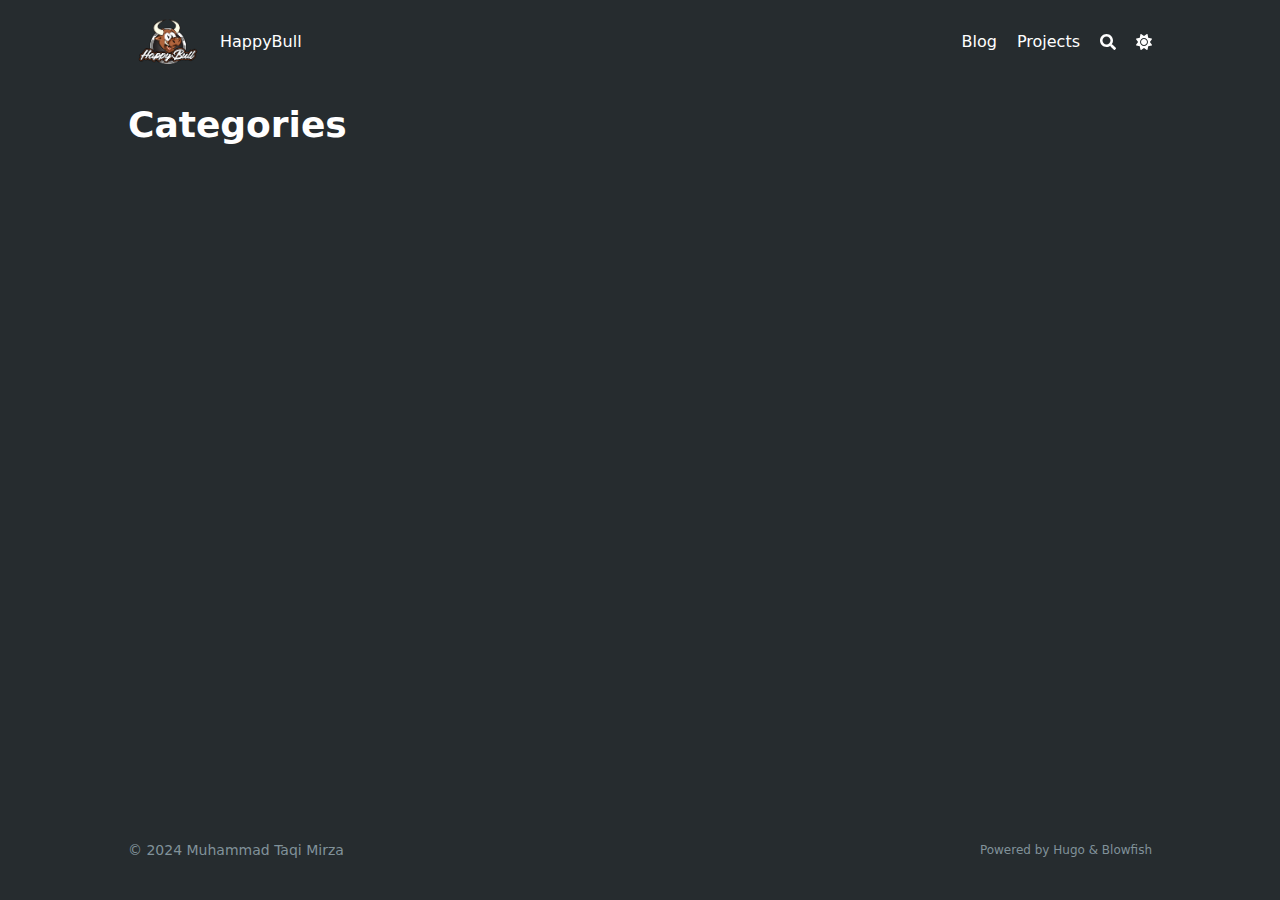
<file: categories/index.html>
<!doctype html><html lang=en dir=ltr class=scroll-smooth data-default-appearance=dark data-auto-appearance=true><head><meta charset=utf-8><meta http-equiv=content-language content="en"><meta name=viewport content="width=device-width,initial-scale=1"><meta http-equiv=X-UA-Compatible content="ie=edge"><title>Categories &#183; HappyBull</title>
<meta name=title content="Categories &#183; HappyBull"><link rel=canonical href=/categories/><link rel=alternate type=application/rss+xml href=/categories/index.xml title=HappyBull><link type=text/css rel=stylesheet href=/css/main.bundle.min.1eac79b4b5cbbcb65d6a9b2cc9e52f5fe4c116f767e15bc64dc0c66233d32dcccb2ac19a4c282d4af90467ded7942fa5484312cb41b35a10460b9b55db0b5472.css integrity="sha512-Hqx5tLXLvLZdapssyeUvX+TBFvdn4VvGTcDGYjPTLczLKsGaTCgtSvkEZ97XlC+lSEMSy0GzWhBGC5tV2wtUcg=="><script type=text/javascript src=/js/appearance.min.516a16745bea5a9bd011138d254cc0fd3973cd55ce6e15f3dec763e7c7c2c7448f8fe7b54cca811cb821b0c7e12cd161caace1dd794ac3d34d40937cbcc9ee12.js integrity="sha512-UWoWdFvqWpvQERONJUzA/TlzzVXObhXz3sdj58fCx0SPj+e1TMqBHLghsMfhLNFhyqzh3XlKw9NNQJN8vMnuEg=="></script><script defer type=text/javascript id=script-bundle src=/js/main.bundle.min.b36dda9ec4ec11e967fd341e7d57b8c484ac7a39f8f329f7bcf7ce4812569de8607db866a086d4789956ac0b74967e251c9a566d94d469dd28b8787fed4f46f5.js integrity="sha512-s23ansTsEeln/TQefVe4xISsejn48yn3vPfOSBJWnehgfbhmoIbUeJlWrAt0ln4lHJpWbZTUad0ouHh/7U9G9Q==" data-copy data-copied></script><script src=/js/zoom.min.js></script><link rel=apple-touch-icon sizes=180x180 href=/apple-touch-icon.png><link rel=icon type=image/png sizes=32x32 href=/favicon-32x32.png><link rel=icon type=image/png sizes=16x16 href=/favicon-16x16.png><link rel=manifest href=/site.webmanifest><meta property="og:title" content="Categories"><meta property="og:description" content><meta property="og:type" content="website"><meta property="og:url" content="/categories/"><meta name=twitter:card content="summary"><meta name=twitter:title content="Categories"><meta name=twitter:description content><meta name=author content="Muhammad Taqi Mirza"><link href=mailto:tmirza5@outlook.com rel=me><link href=https://github.com/tmirza5 rel=me><script src=/lib/jquery/jquery.slim.min.js integrity></script><meta name=theme-color></head><body class="flex flex-col h-screen px-6 m-auto text-lg leading-7 max-w-7xl bg-neutral text-neutral-900 dark:bg-neutral-800 dark:text-neutral sm:px-14 md:px-24 lg:px-32"><div id=the-top class="absolute flex self-center"><a class="px-3 py-1 text-sm -translate-y-8 rounded-b-lg bg-primary-200 focus:translate-y-0 dark:bg-neutral-600" href=#main-content><span class="font-bold text-primary-600 ltr:pr-2 rtl:pl-2 dark:text-primary-400">&darr;</span>Skip to main content</a></div><div style=padding-left:0;padding-right:0;padding-top:2px;padding-bottom:3px class="main-menu flex items-center justify-between px-4 py-6 sm:px-6 md:justify-start space-x-3"><div><a href=/ class=flex><span class=sr-only>HappyBull</span>
<img src=/logo.png width=750 height=750 class="logo max-h-[5rem] max-w-[5rem] object-scale-down object-left nozoom" alt=HappyBull></a></div><div class="flex flex-1 items-center justify-between"><nav class="flex space-x-3"><a href=/ class="text-base font-medium text-gray-500 hover:text-gray-900">HappyBull</a></nav><nav class="hidden md:flex items-center space-x-5 md:ml-12 h-12"><a href=/blogs/ class="flex items-center text-gray-500 hover:text-primary-600 dark:hover:text-primary-400"><p class="text-base font-medium" title>Blog</p></a><a href class="flex items-center text-gray-500 hover:text-primary-600 dark:hover:text-primary-400"><p class="text-base font-medium" title>Projects</p></a><button id=search-button aria-label=Search class="text-base hover:text-primary-600 dark:hover:text-primary-400" title>
<span class="relative block icon"><svg aria-hidden="true" focusable="false" data-prefix="fas" data-icon="search" class="svg-inline--fa fa-search fa-w-16" role="img" xmlns="http://www.w3.org/2000/svg" viewBox="0 0 512 512"><path fill="currentcolor" d="M505 442.7 405.3 343c-4.5-4.5-10.6-7-17-7H372c27.6-35.3 44-79.7 44-128C416 93.1 322.9.0 208 0S0 93.1.0 208s93.1 208 208 208c48.3.0 92.7-16.4 128-44v16.3c0 6.4 2.5 12.5 7 17l99.7 99.7c9.4 9.4 24.6 9.4 33.9.0l28.3-28.3c9.4-9.4 9.4-24.6.1-34zM208 336c-70.7.0-128-57.2-128-128 0-70.7 57.2-128 128-128 70.7.0 128 57.2 128 128 0 70.7-57.2 128-128 128z"/></svg></span></button><div class="ltr:mr-14 rtl:ml-14 flex items-center"><button id=appearance-switcher aria-label="Dark mode switcher" type=button class="text-base hover:text-primary-600 dark:hover:text-primary-400"><div class="flex items-center justify-center dark:hidden"><span class="relative block icon"><svg xmlns="http://www.w3.org/2000/svg" viewBox="0 0 512 512"><path fill="currentcolor" d="M32 256C32 132.2 132.3 32 255.8 32c11.36.0 29.7 1.668 40.9 3.746 9.616 1.777 11.75 14.63 3.279 19.44C245 86.5 211.2 144.6 211.2 207.8c0 109.7 99.71 193 208.3 172.3 9.561-1.805 16.28 9.324 10.11 16.95C387.9 448.6 324.8 480 255.8 480 132.1 480 32 379.6 32 256z"/></svg></span></div><div class="items-center justify-center hidden dark:flex"><span class="relative block icon"><svg xmlns="http://www.w3.org/2000/svg" viewBox="0 0 512 512"><path fill="currentcolor" d="M256 159.1c-53.02.0-95.1 42.98-95.1 95.1s41.2 96.9 95.1 96.9 95.1-42.98 95.1-95.1S309 159.1 256 159.1zM509.3 347l-63.2-91.9 63.15-91.01c6.332-9.125 1.104-21.74-9.826-23.72l-109-19.7-19.7-109c-1.975-10.93-14.59-16.16-23.72-9.824L256 65.89 164.1 2.736c-9.125-6.332-21.74-1.107-23.72 9.824L121.6 121.6 12.56 141.3C1.633 143.2-3.596 155.9 2.736 164.1L65.89 256 2.74 347.01c-6.332 9.125-1.105 21.74 9.824 23.72l109 19.7 19.7 109c1.975 10.93 14.59 16.16 23.72 9.824L256 446.1l91.01 63.15c9.127 6.334 21.75 1.107 23.72-9.822l19.7-109 109-19.7C510.4 368.8 515.6 356.1 509.3 347zM256 383.1c-70.69.0-127.1-57.31-127.1-127.1.0-70.69 57.31-127.1 127.1-127.1S383.1 186.2 383.1 256c0 70.7-56.4 127.1-127.1 127.1z"/></svg></span></div></button></div></nav><div class="flex md:hidden items-center space-x-5 md:ml-12 h-12"><span></span>
<button id=search-button-mobile aria-label=Search class="text-base hover:text-primary-600 dark:hover:text-primary-400" title>
<span class="relative block icon"><svg aria-hidden="true" focusable="false" data-prefix="fas" data-icon="search" class="svg-inline--fa fa-search fa-w-16" role="img" xmlns="http://www.w3.org/2000/svg" viewBox="0 0 512 512"><path fill="currentcolor" d="M505 442.7 405.3 343c-4.5-4.5-10.6-7-17-7H372c27.6-35.3 44-79.7 44-128C416 93.1 322.9.0 208 0S0 93.1.0 208s93.1 208 208 208c48.3.0 92.7-16.4 128-44v16.3c0 6.4 2.5 12.5 7 17l99.7 99.7c9.4 9.4 24.6 9.4 33.9.0l28.3-28.3c9.4-9.4 9.4-24.6.1-34zM208 336c-70.7.0-128-57.2-128-128 0-70.7 57.2-128 128-128 70.7.0 128 57.2 128 128 0 70.7-57.2 128-128 128z"/></svg>
</span></button>
<button id=appearance-switcher-mobile aria-label="Dark mode switcher" type=button class="text-base hover:text-primary-600 dark:hover:text-primary-400" style=margin-right:5px><div class="flex items-center justify-center dark:hidden"><span class="relative block icon"><svg xmlns="http://www.w3.org/2000/svg" viewBox="0 0 512 512"><path fill="currentcolor" d="M32 256C32 132.2 132.3 32 255.8 32c11.36.0 29.7 1.668 40.9 3.746 9.616 1.777 11.75 14.63 3.279 19.44C245 86.5 211.2 144.6 211.2 207.8c0 109.7 99.71 193 208.3 172.3 9.561-1.805 16.28 9.324 10.11 16.95C387.9 448.6 324.8 480 255.8 480 132.1 480 32 379.6 32 256z"/></svg></span></div><div class="items-center justify-center hidden dark:flex"><span class="relative block icon"><svg xmlns="http://www.w3.org/2000/svg" viewBox="0 0 512 512"><path fill="currentcolor" d="M256 159.1c-53.02.0-95.1 42.98-95.1 95.1s41.2 96.9 95.1 96.9 95.1-42.98 95.1-95.1S309 159.1 256 159.1zM509.3 347l-63.2-91.9 63.15-91.01c6.332-9.125 1.104-21.74-9.826-23.72l-109-19.7-19.7-109c-1.975-10.93-14.59-16.16-23.72-9.824L256 65.89 164.1 2.736c-9.125-6.332-21.74-1.107-23.72 9.824L121.6 121.6 12.56 141.3C1.633 143.2-3.596 155.9 2.736 164.1L65.89 256 2.74 347.01c-6.332 9.125-1.105 21.74 9.824 23.72l109 19.7 19.7 109c1.975 10.93 14.59 16.16 23.72 9.824L256 446.1l91.01 63.15c9.127 6.334 21.75 1.107 23.72-9.822l19.7-109 109-19.7C510.4 368.8 515.6 356.1 509.3 347zM256 383.1c-70.69.0-127.1-57.31-127.1-127.1.0-70.69 57.31-127.1 127.1-127.1S383.1 186.2 383.1 256c0 70.7-56.4 127.1-127.1 127.1z"/></svg></span></div></button></div></div><div class="-my-2 -mr-2 md:hidden"><label id=menu-button for=menu-controller class=block><input type=checkbox id=menu-controller class=hidden><div class="cursor-pointer hover:text-primary-600 dark:hover:text-primary-400"><span class="relative block icon"><svg xmlns="http://www.w3.org/2000/svg" viewBox="0 0 448 512"><path fill="currentcolor" d="M0 96C0 78.33 14.33 64 32 64H416c17.7.0 32 14.33 32 32 0 17.7-14.3 32-32 32H32C14.33 128 0 113.7.0 96zM0 256c0-17.7 14.33-32 32-32H416c17.7.0 32 14.3 32 32s-14.3 32-32 32H32c-17.67.0-32-14.3-32-32zM416 448H32c-17.67.0-32-14.3-32-32s14.33-32 32-32H416c17.7.0 32 14.3 32 32s-14.3 32-32 32z"/></svg></span></div><div id=menu-wrapper style=padding-top:5px class="fixed inset-0 z-30 invisible w-screen h-screen m-0 overflow-auto transition-opacity opacity-0 cursor-default bg-neutral-100/50 backdrop-blur-sm dark:bg-neutral-900/50"><ul class="flex space-y-2 mt-3 flex-col items-end w-full px-6 py-6 mx-auto overflow-visible list-none ltr:text-right rtl:text-left max-w-7xl"><li><span class="cursor-pointer inline-block align-text-bottom hover:text-primary-600 dark:hover:text-primary-400"><span class="relative block icon"><svg xmlns="http://www.w3.org/2000/svg" viewBox="0 0 320 512"><path fill="currentcolor" d="M310.6 361.4c12.5 12.5 12.5 32.75.0 45.25C304.4 412.9 296.2 416 288 416s-16.38-3.125-22.62-9.375L160 301.3 54.63 406.6C48.38 412.9 40.19 416 32 416S15.63 412.9 9.375 406.6c-12.5-12.5-12.5-32.75.0-45.25l105.4-105.4L9.375 150.6c-12.5-12.5-12.5-32.75.0-45.25s32.75-12.5 45.25.0L160 210.8l105.4-105.4c12.5-12.5 32.75-12.5 45.25.0s12.5 32.75.0 45.25l-105.4 105.4L310.6 361.4z"/></svg></span></span></li><li class=mt-1><a href=/blogs/ class="flex items-center text-gray-500 hover:text-primary-600 dark:hover:text-primary-400"><p class="text-bg font-bg" title>Blog</p></a></li><li class=mt-1><a href class="flex items-center text-gray-500 hover:text-primary-600 dark:hover:text-primary-400"><p class="text-bg font-bg" title>Projects</p></a></li></ul></div></label></div></div><div class="relative flex flex-col grow"><main id=main-content class=grow><header><h1 class="mt-5 text-4xl font-extrabold text-neutral-900 dark:text-neutral">Categories</h1><div class="mt-1 mb-2 text-base text-neutral-500 dark:text-neutral-400 print:hidden"><div class="flex flex-row flex-wrap items-center"></div></div></header><script>var oid="views_taxonomy_categories",oid_likes="likes_taxonomy_categories"</script><script type=text/javascript src=/js/page.min.5b1bad196a6075a1e11bae1dc95f24f67b610948a00525e347566c5a62338ea78f1c7224ab9a53873dcdb2a1a7d7d391b8a8ef45561297f68806c01315b0c4f6.js integrity="sha512-WxutGWpgdaHhG64dyV8k9nthCUigBSXjR1ZsWmIzjqePHHIkq5pThz3NsqGn19ORuKjvRVYSl/aIBsATFbDE9g=="></script><section class="flex flex-wrap max-w-prose -mx-2 overflow-hidden"></section></main><footer id=site-footer class="py-10 print:hidden"><div class="flex items-center justify-between"><p class="text-sm text-neutral-500 dark:text-neutral-400">&copy;
2024
Muhammad Taqi Mirza</p><p class="text-xs text-neutral-500 dark:text-neutral-400">Powered by <a class="hover:underline hover:decoration-primary-400 hover:text-primary-500" href=https://gohugo.io/ target=_blank rel="noopener noreferrer">Hugo</a> & <a class="hover:underline hover:decoration-primary-400 hover:text-primary-500" href=https://blowfish.page/ target=_blank rel="noopener noreferrer">Blowfish</a></p></div><script>mediumZoom(document.querySelectorAll("img:not(.nozoom)"),{margin:24,background:"rgba(0,0,0,0.5)",scrollOffset:0})</script><script type=text/javascript src=/js/process.min.62060bb247f4de2b6dde45903668fefb68d792f365587605177b1227c0cf43588701edaca0cb40e2c8e2789bd5ce67c1d2a215b9fb258c3496a7cd25e7cb5fdf.js integrity="sha512-YgYLskf03itt3kWQNmj++2jXkvNlWHYFF3sSJ8DPQ1iHAe2soMtA4sjieJvVzmfB0qIVufsljDSWp80l58tf3w=="></script></footer><div id=search-wrapper class="invisible fixed inset-0 flex h-screen w-screen cursor-default flex-col bg-neutral-500/50 p-4 backdrop-blur-sm dark:bg-neutral-900/50 sm:p-6 md:p-[10vh] lg:p-[12vh]" data-url=/ style=z-index:500><div id=search-modal class="flex flex-col w-full max-w-3xl min-h-0 mx-auto border rounded-md shadow-lg top-20 border-neutral-200 bg-neutral dark:border-neutral-700 dark:bg-neutral-800"><header class="relative z-10 flex items-center justify-between flex-none px-2"><form class="flex items-center flex-auto min-w-0"><div class="flex items-center justify-center w-8 h-8 text-neutral-400"><span class="relative block icon"><svg aria-hidden="true" focusable="false" data-prefix="fas" data-icon="search" class="svg-inline--fa fa-search fa-w-16" role="img" xmlns="http://www.w3.org/2000/svg" viewBox="0 0 512 512"><path fill="currentcolor" d="M505 442.7 405.3 343c-4.5-4.5-10.6-7-17-7H372c27.6-35.3 44-79.7 44-128C416 93.1 322.9.0 208 0S0 93.1.0 208s93.1 208 208 208c48.3.0 92.7-16.4 128-44v16.3c0 6.4 2.5 12.5 7 17l99.7 99.7c9.4 9.4 24.6 9.4 33.9.0l28.3-28.3c9.4-9.4 9.4-24.6.1-34zM208 336c-70.7.0-128-57.2-128-128 0-70.7 57.2-128 128-128 70.7.0 128 57.2 128 128 0 70.7-57.2 128-128 128z"/></svg></span></div><input type=search id=search-query class="flex flex-auto h-12 mx-1 bg-transparent appearance-none focus:outline-dotted focus:outline-2 focus:outline-transparent" placeholder=Search tabindex=0></form><button id=close-search-button class="flex items-center justify-center w-8 h-8 text-neutral-700 hover:text-primary-600 dark:text-neutral dark:hover:text-primary-400" title="Close (Esc)">
<span class="relative block icon"><svg xmlns="http://www.w3.org/2000/svg" viewBox="0 0 320 512"><path fill="currentcolor" d="M310.6 361.4c12.5 12.5 12.5 32.75.0 45.25C304.4 412.9 296.2 416 288 416s-16.38-3.125-22.62-9.375L160 301.3 54.63 406.6C48.38 412.9 40.19 416 32 416S15.63 412.9 9.375 406.6c-12.5-12.5-12.5-32.75.0-45.25l105.4-105.4L9.375 150.6c-12.5-12.5-12.5-32.75.0-45.25s32.75-12.5 45.25.0L160 210.8l105.4-105.4c12.5-12.5 32.75-12.5 45.25.0s12.5 32.75.0 45.25l-105.4 105.4L310.6 361.4z"/></svg></span></button></header><section class="flex-auto px-2 overflow-auto"><ul id=search-results></ul></section></div></div></div></body></html>
</file>
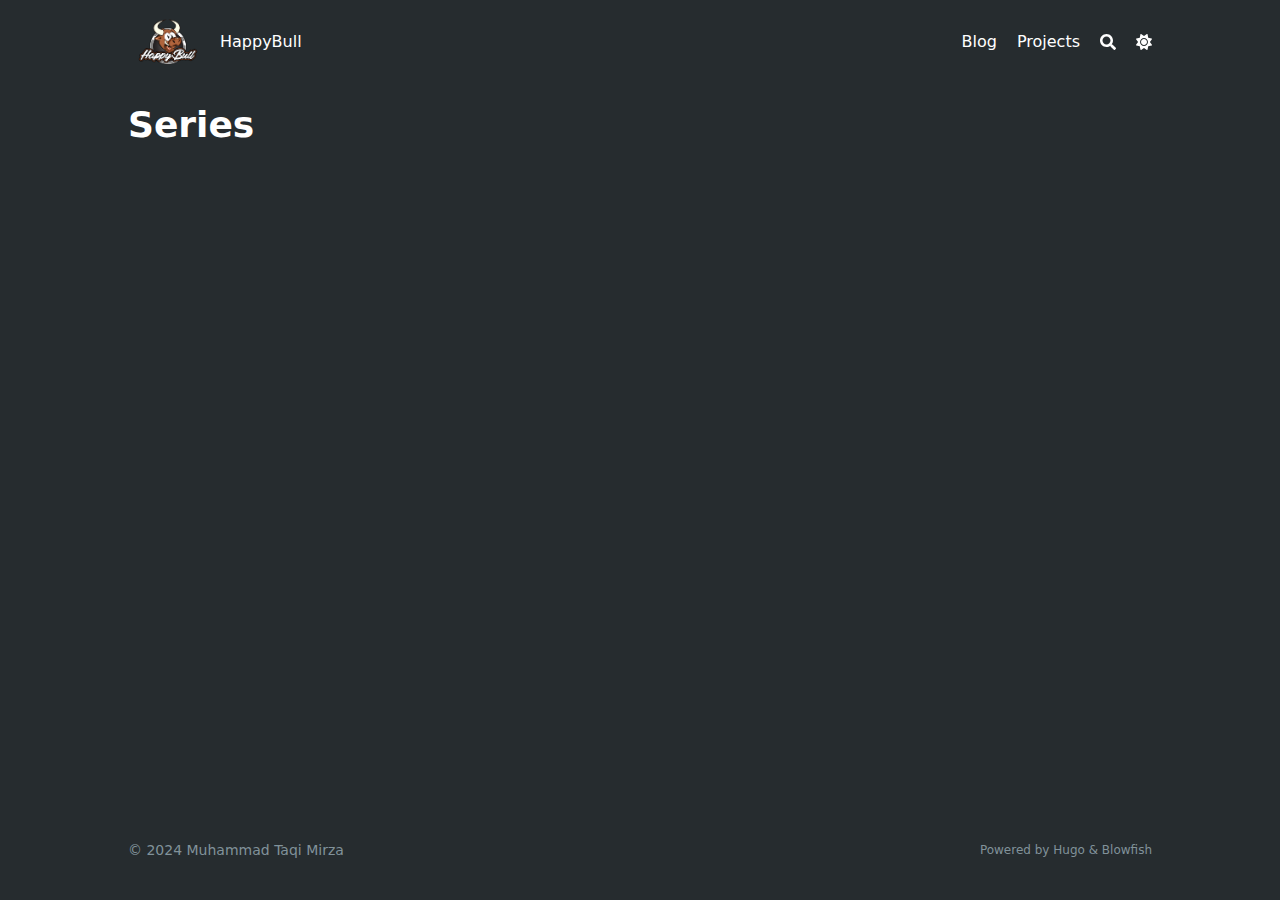
<file: series/index.html>
<!doctype html><html lang=en dir=ltr class=scroll-smooth data-default-appearance=dark data-auto-appearance=true><head><meta charset=utf-8><meta http-equiv=content-language content="en"><meta name=viewport content="width=device-width,initial-scale=1"><meta http-equiv=X-UA-Compatible content="ie=edge"><title>Series &#183; HappyBull</title>
<meta name=title content="Series &#183; HappyBull"><link rel=canonical href=/series/><link rel=alternate type=application/rss+xml href=/series/index.xml title=HappyBull><link type=text/css rel=stylesheet href=/css/main.bundle.min.1eac79b4b5cbbcb65d6a9b2cc9e52f5fe4c116f767e15bc64dc0c66233d32dcccb2ac19a4c282d4af90467ded7942fa5484312cb41b35a10460b9b55db0b5472.css integrity="sha512-Hqx5tLXLvLZdapssyeUvX+TBFvdn4VvGTcDGYjPTLczLKsGaTCgtSvkEZ97XlC+lSEMSy0GzWhBGC5tV2wtUcg=="><script type=text/javascript src=/js/appearance.min.516a16745bea5a9bd011138d254cc0fd3973cd55ce6e15f3dec763e7c7c2c7448f8fe7b54cca811cb821b0c7e12cd161caace1dd794ac3d34d40937cbcc9ee12.js integrity="sha512-UWoWdFvqWpvQERONJUzA/TlzzVXObhXz3sdj58fCx0SPj+e1TMqBHLghsMfhLNFhyqzh3XlKw9NNQJN8vMnuEg=="></script><script defer type=text/javascript id=script-bundle src=/js/main.bundle.min.b36dda9ec4ec11e967fd341e7d57b8c484ac7a39f8f329f7bcf7ce4812569de8607db866a086d4789956ac0b74967e251c9a566d94d469dd28b8787fed4f46f5.js integrity="sha512-s23ansTsEeln/TQefVe4xISsejn48yn3vPfOSBJWnehgfbhmoIbUeJlWrAt0ln4lHJpWbZTUad0ouHh/7U9G9Q==" data-copy data-copied></script><script src=/js/zoom.min.js></script><link rel=apple-touch-icon sizes=180x180 href=/apple-touch-icon.png><link rel=icon type=image/png sizes=32x32 href=/favicon-32x32.png><link rel=icon type=image/png sizes=16x16 href=/favicon-16x16.png><link rel=manifest href=/site.webmanifest><meta property="og:title" content="Series"><meta property="og:description" content><meta property="og:type" content="website"><meta property="og:url" content="/series/"><meta name=twitter:card content="summary"><meta name=twitter:title content="Series"><meta name=twitter:description content><meta name=author content="Muhammad Taqi Mirza"><link href=mailto:tmirza5@outlook.com rel=me><link href=https://github.com/tmirza5 rel=me><script src=/lib/jquery/jquery.slim.min.js integrity></script><meta name=theme-color></head><body class="flex flex-col h-screen px-6 m-auto text-lg leading-7 max-w-7xl bg-neutral text-neutral-900 dark:bg-neutral-800 dark:text-neutral sm:px-14 md:px-24 lg:px-32"><div id=the-top class="absolute flex self-center"><a class="px-3 py-1 text-sm -translate-y-8 rounded-b-lg bg-primary-200 focus:translate-y-0 dark:bg-neutral-600" href=#main-content><span class="font-bold text-primary-600 ltr:pr-2 rtl:pl-2 dark:text-primary-400">&darr;</span>Skip to main content</a></div><div style=padding-left:0;padding-right:0;padding-top:2px;padding-bottom:3px class="main-menu flex items-center justify-between px-4 py-6 sm:px-6 md:justify-start space-x-3"><div><a href=/ class=flex><span class=sr-only>HappyBull</span>
<img src=/logo.png width=750 height=750 class="logo max-h-[5rem] max-w-[5rem] object-scale-down object-left nozoom" alt=HappyBull></a></div><div class="flex flex-1 items-center justify-between"><nav class="flex space-x-3"><a href=/ class="text-base font-medium text-gray-500 hover:text-gray-900">HappyBull</a></nav><nav class="hidden md:flex items-center space-x-5 md:ml-12 h-12"><a href=/blogs/ class="flex items-center text-gray-500 hover:text-primary-600 dark:hover:text-primary-400"><p class="text-base font-medium" title>Blog</p></a><a href class="flex items-center text-gray-500 hover:text-primary-600 dark:hover:text-primary-400"><p class="text-base font-medium" title>Projects</p></a><button id=search-button aria-label=Search class="text-base hover:text-primary-600 dark:hover:text-primary-400" title>
<span class="relative block icon"><svg aria-hidden="true" focusable="false" data-prefix="fas" data-icon="search" class="svg-inline--fa fa-search fa-w-16" role="img" xmlns="http://www.w3.org/2000/svg" viewBox="0 0 512 512"><path fill="currentcolor" d="M505 442.7 405.3 343c-4.5-4.5-10.6-7-17-7H372c27.6-35.3 44-79.7 44-128C416 93.1 322.9.0 208 0S0 93.1.0 208s93.1 208 208 208c48.3.0 92.7-16.4 128-44v16.3c0 6.4 2.5 12.5 7 17l99.7 99.7c9.4 9.4 24.6 9.4 33.9.0l28.3-28.3c9.4-9.4 9.4-24.6.1-34zM208 336c-70.7.0-128-57.2-128-128 0-70.7 57.2-128 128-128 70.7.0 128 57.2 128 128 0 70.7-57.2 128-128 128z"/></svg></span></button><div class="ltr:mr-14 rtl:ml-14 flex items-center"><button id=appearance-switcher aria-label="Dark mode switcher" type=button class="text-base hover:text-primary-600 dark:hover:text-primary-400"><div class="flex items-center justify-center dark:hidden"><span class="relative block icon"><svg xmlns="http://www.w3.org/2000/svg" viewBox="0 0 512 512"><path fill="currentcolor" d="M32 256C32 132.2 132.3 32 255.8 32c11.36.0 29.7 1.668 40.9 3.746 9.616 1.777 11.75 14.63 3.279 19.44C245 86.5 211.2 144.6 211.2 207.8c0 109.7 99.71 193 208.3 172.3 9.561-1.805 16.28 9.324 10.11 16.95C387.9 448.6 324.8 480 255.8 480 132.1 480 32 379.6 32 256z"/></svg></span></div><div class="items-center justify-center hidden dark:flex"><span class="relative block icon"><svg xmlns="http://www.w3.org/2000/svg" viewBox="0 0 512 512"><path fill="currentcolor" d="M256 159.1c-53.02.0-95.1 42.98-95.1 95.1s41.2 96.9 95.1 96.9 95.1-42.98 95.1-95.1S309 159.1 256 159.1zM509.3 347l-63.2-91.9 63.15-91.01c6.332-9.125 1.104-21.74-9.826-23.72l-109-19.7-19.7-109c-1.975-10.93-14.59-16.16-23.72-9.824L256 65.89 164.1 2.736c-9.125-6.332-21.74-1.107-23.72 9.824L121.6 121.6 12.56 141.3C1.633 143.2-3.596 155.9 2.736 164.1L65.89 256 2.74 347.01c-6.332 9.125-1.105 21.74 9.824 23.72l109 19.7 19.7 109c1.975 10.93 14.59 16.16 23.72 9.824L256 446.1l91.01 63.15c9.127 6.334 21.75 1.107 23.72-9.822l19.7-109 109-19.7C510.4 368.8 515.6 356.1 509.3 347zM256 383.1c-70.69.0-127.1-57.31-127.1-127.1.0-70.69 57.31-127.1 127.1-127.1S383.1 186.2 383.1 256c0 70.7-56.4 127.1-127.1 127.1z"/></svg></span></div></button></div></nav><div class="flex md:hidden items-center space-x-5 md:ml-12 h-12"><span></span>
<button id=search-button-mobile aria-label=Search class="text-base hover:text-primary-600 dark:hover:text-primary-400" title>
<span class="relative block icon"><svg aria-hidden="true" focusable="false" data-prefix="fas" data-icon="search" class="svg-inline--fa fa-search fa-w-16" role="img" xmlns="http://www.w3.org/2000/svg" viewBox="0 0 512 512"><path fill="currentcolor" d="M505 442.7 405.3 343c-4.5-4.5-10.6-7-17-7H372c27.6-35.3 44-79.7 44-128C416 93.1 322.9.0 208 0S0 93.1.0 208s93.1 208 208 208c48.3.0 92.7-16.4 128-44v16.3c0 6.4 2.5 12.5 7 17l99.7 99.7c9.4 9.4 24.6 9.4 33.9.0l28.3-28.3c9.4-9.4 9.4-24.6.1-34zM208 336c-70.7.0-128-57.2-128-128 0-70.7 57.2-128 128-128 70.7.0 128 57.2 128 128 0 70.7-57.2 128-128 128z"/></svg>
</span></button>
<button id=appearance-switcher-mobile aria-label="Dark mode switcher" type=button class="text-base hover:text-primary-600 dark:hover:text-primary-400" style=margin-right:5px><div class="flex items-center justify-center dark:hidden"><span class="relative block icon"><svg xmlns="http://www.w3.org/2000/svg" viewBox="0 0 512 512"><path fill="currentcolor" d="M32 256C32 132.2 132.3 32 255.8 32c11.36.0 29.7 1.668 40.9 3.746 9.616 1.777 11.75 14.63 3.279 19.44C245 86.5 211.2 144.6 211.2 207.8c0 109.7 99.71 193 208.3 172.3 9.561-1.805 16.28 9.324 10.11 16.95C387.9 448.6 324.8 480 255.8 480 132.1 480 32 379.6 32 256z"/></svg></span></div><div class="items-center justify-center hidden dark:flex"><span class="relative block icon"><svg xmlns="http://www.w3.org/2000/svg" viewBox="0 0 512 512"><path fill="currentcolor" d="M256 159.1c-53.02.0-95.1 42.98-95.1 95.1s41.2 96.9 95.1 96.9 95.1-42.98 95.1-95.1S309 159.1 256 159.1zM509.3 347l-63.2-91.9 63.15-91.01c6.332-9.125 1.104-21.74-9.826-23.72l-109-19.7-19.7-109c-1.975-10.93-14.59-16.16-23.72-9.824L256 65.89 164.1 2.736c-9.125-6.332-21.74-1.107-23.72 9.824L121.6 121.6 12.56 141.3C1.633 143.2-3.596 155.9 2.736 164.1L65.89 256 2.74 347.01c-6.332 9.125-1.105 21.74 9.824 23.72l109 19.7 19.7 109c1.975 10.93 14.59 16.16 23.72 9.824L256 446.1l91.01 63.15c9.127 6.334 21.75 1.107 23.72-9.822l19.7-109 109-19.7C510.4 368.8 515.6 356.1 509.3 347zM256 383.1c-70.69.0-127.1-57.31-127.1-127.1.0-70.69 57.31-127.1 127.1-127.1S383.1 186.2 383.1 256c0 70.7-56.4 127.1-127.1 127.1z"/></svg></span></div></button></div></div><div class="-my-2 -mr-2 md:hidden"><label id=menu-button for=menu-controller class=block><input type=checkbox id=menu-controller class=hidden><div class="cursor-pointer hover:text-primary-600 dark:hover:text-primary-400"><span class="relative block icon"><svg xmlns="http://www.w3.org/2000/svg" viewBox="0 0 448 512"><path fill="currentcolor" d="M0 96C0 78.33 14.33 64 32 64H416c17.7.0 32 14.33 32 32 0 17.7-14.3 32-32 32H32C14.33 128 0 113.7.0 96zM0 256c0-17.7 14.33-32 32-32H416c17.7.0 32 14.3 32 32s-14.3 32-32 32H32c-17.67.0-32-14.3-32-32zM416 448H32c-17.67.0-32-14.3-32-32s14.33-32 32-32H416c17.7.0 32 14.3 32 32s-14.3 32-32 32z"/></svg></span></div><div id=menu-wrapper style=padding-top:5px class="fixed inset-0 z-30 invisible w-screen h-screen m-0 overflow-auto transition-opacity opacity-0 cursor-default bg-neutral-100/50 backdrop-blur-sm dark:bg-neutral-900/50"><ul class="flex space-y-2 mt-3 flex-col items-end w-full px-6 py-6 mx-auto overflow-visible list-none ltr:text-right rtl:text-left max-w-7xl"><li><span class="cursor-pointer inline-block align-text-bottom hover:text-primary-600 dark:hover:text-primary-400"><span class="relative block icon"><svg xmlns="http://www.w3.org/2000/svg" viewBox="0 0 320 512"><path fill="currentcolor" d="M310.6 361.4c12.5 12.5 12.5 32.75.0 45.25C304.4 412.9 296.2 416 288 416s-16.38-3.125-22.62-9.375L160 301.3 54.63 406.6C48.38 412.9 40.19 416 32 416S15.63 412.9 9.375 406.6c-12.5-12.5-12.5-32.75.0-45.25l105.4-105.4L9.375 150.6c-12.5-12.5-12.5-32.75.0-45.25s32.75-12.5 45.25.0L160 210.8l105.4-105.4c12.5-12.5 32.75-12.5 45.25.0s12.5 32.75.0 45.25l-105.4 105.4L310.6 361.4z"/></svg></span></span></li><li class=mt-1><a href=/blogs/ class="flex items-center text-gray-500 hover:text-primary-600 dark:hover:text-primary-400"><p class="text-bg font-bg" title>Blog</p></a></li><li class=mt-1><a href class="flex items-center text-gray-500 hover:text-primary-600 dark:hover:text-primary-400"><p class="text-bg font-bg" title>Projects</p></a></li></ul></div></label></div></div><div class="relative flex flex-col grow"><main id=main-content class=grow><header><h1 class="mt-5 text-4xl font-extrabold text-neutral-900 dark:text-neutral">Series</h1><div class="mt-1 mb-2 text-base text-neutral-500 dark:text-neutral-400 print:hidden"><div class="flex flex-row flex-wrap items-center"></div></div></header><script>var oid="views_taxonomy_series",oid_likes="likes_taxonomy_series"</script><script type=text/javascript src=/js/page.min.5b1bad196a6075a1e11bae1dc95f24f67b610948a00525e347566c5a62338ea78f1c7224ab9a53873dcdb2a1a7d7d391b8a8ef45561297f68806c01315b0c4f6.js integrity="sha512-WxutGWpgdaHhG64dyV8k9nthCUigBSXjR1ZsWmIzjqePHHIkq5pThz3NsqGn19ORuKjvRVYSl/aIBsATFbDE9g=="></script><section class="flex flex-wrap max-w-prose -mx-2 overflow-hidden"></section></main><footer id=site-footer class="py-10 print:hidden"><div class="flex items-center justify-between"><p class="text-sm text-neutral-500 dark:text-neutral-400">&copy;
2024
Muhammad Taqi Mirza</p><p class="text-xs text-neutral-500 dark:text-neutral-400">Powered by <a class="hover:underline hover:decoration-primary-400 hover:text-primary-500" href=https://gohugo.io/ target=_blank rel="noopener noreferrer">Hugo</a> & <a class="hover:underline hover:decoration-primary-400 hover:text-primary-500" href=https://blowfish.page/ target=_blank rel="noopener noreferrer">Blowfish</a></p></div><script>mediumZoom(document.querySelectorAll("img:not(.nozoom)"),{margin:24,background:"rgba(0,0,0,0.5)",scrollOffset:0})</script><script type=text/javascript src=/js/process.min.62060bb247f4de2b6dde45903668fefb68d792f365587605177b1227c0cf43588701edaca0cb40e2c8e2789bd5ce67c1d2a215b9fb258c3496a7cd25e7cb5fdf.js integrity="sha512-YgYLskf03itt3kWQNmj++2jXkvNlWHYFF3sSJ8DPQ1iHAe2soMtA4sjieJvVzmfB0qIVufsljDSWp80l58tf3w=="></script></footer><div id=search-wrapper class="invisible fixed inset-0 flex h-screen w-screen cursor-default flex-col bg-neutral-500/50 p-4 backdrop-blur-sm dark:bg-neutral-900/50 sm:p-6 md:p-[10vh] lg:p-[12vh]" data-url=/ style=z-index:500><div id=search-modal class="flex flex-col w-full max-w-3xl min-h-0 mx-auto border rounded-md shadow-lg top-20 border-neutral-200 bg-neutral dark:border-neutral-700 dark:bg-neutral-800"><header class="relative z-10 flex items-center justify-between flex-none px-2"><form class="flex items-center flex-auto min-w-0"><div class="flex items-center justify-center w-8 h-8 text-neutral-400"><span class="relative block icon"><svg aria-hidden="true" focusable="false" data-prefix="fas" data-icon="search" class="svg-inline--fa fa-search fa-w-16" role="img" xmlns="http://www.w3.org/2000/svg" viewBox="0 0 512 512"><path fill="currentcolor" d="M505 442.7 405.3 343c-4.5-4.5-10.6-7-17-7H372c27.6-35.3 44-79.7 44-128C416 93.1 322.9.0 208 0S0 93.1.0 208s93.1 208 208 208c48.3.0 92.7-16.4 128-44v16.3c0 6.4 2.5 12.5 7 17l99.7 99.7c9.4 9.4 24.6 9.4 33.9.0l28.3-28.3c9.4-9.4 9.4-24.6.1-34zM208 336c-70.7.0-128-57.2-128-128 0-70.7 57.2-128 128-128 70.7.0 128 57.2 128 128 0 70.7-57.2 128-128 128z"/></svg></span></div><input type=search id=search-query class="flex flex-auto h-12 mx-1 bg-transparent appearance-none focus:outline-dotted focus:outline-2 focus:outline-transparent" placeholder=Search tabindex=0></form><button id=close-search-button class="flex items-center justify-center w-8 h-8 text-neutral-700 hover:text-primary-600 dark:text-neutral dark:hover:text-primary-400" title="Close (Esc)">
<span class="relative block icon"><svg xmlns="http://www.w3.org/2000/svg" viewBox="0 0 320 512"><path fill="currentcolor" d="M310.6 361.4c12.5 12.5 12.5 32.75.0 45.25C304.4 412.9 296.2 416 288 416s-16.38-3.125-22.62-9.375L160 301.3 54.63 406.6C48.38 412.9 40.19 416 32 416S15.63 412.9 9.375 406.6c-12.5-12.5-12.5-32.75.0-45.25l105.4-105.4L9.375 150.6c-12.5-12.5-12.5-32.75.0-45.25s32.75-12.5 45.25.0L160 210.8l105.4-105.4c12.5-12.5 32.75-12.5 45.25.0s12.5 32.75.0 45.25l-105.4 105.4L310.6 361.4z"/></svg></span></button></header><section class="flex-auto px-2 overflow-auto"><ul id=search-results></ul></section></div></div></div></body></html>
</file>
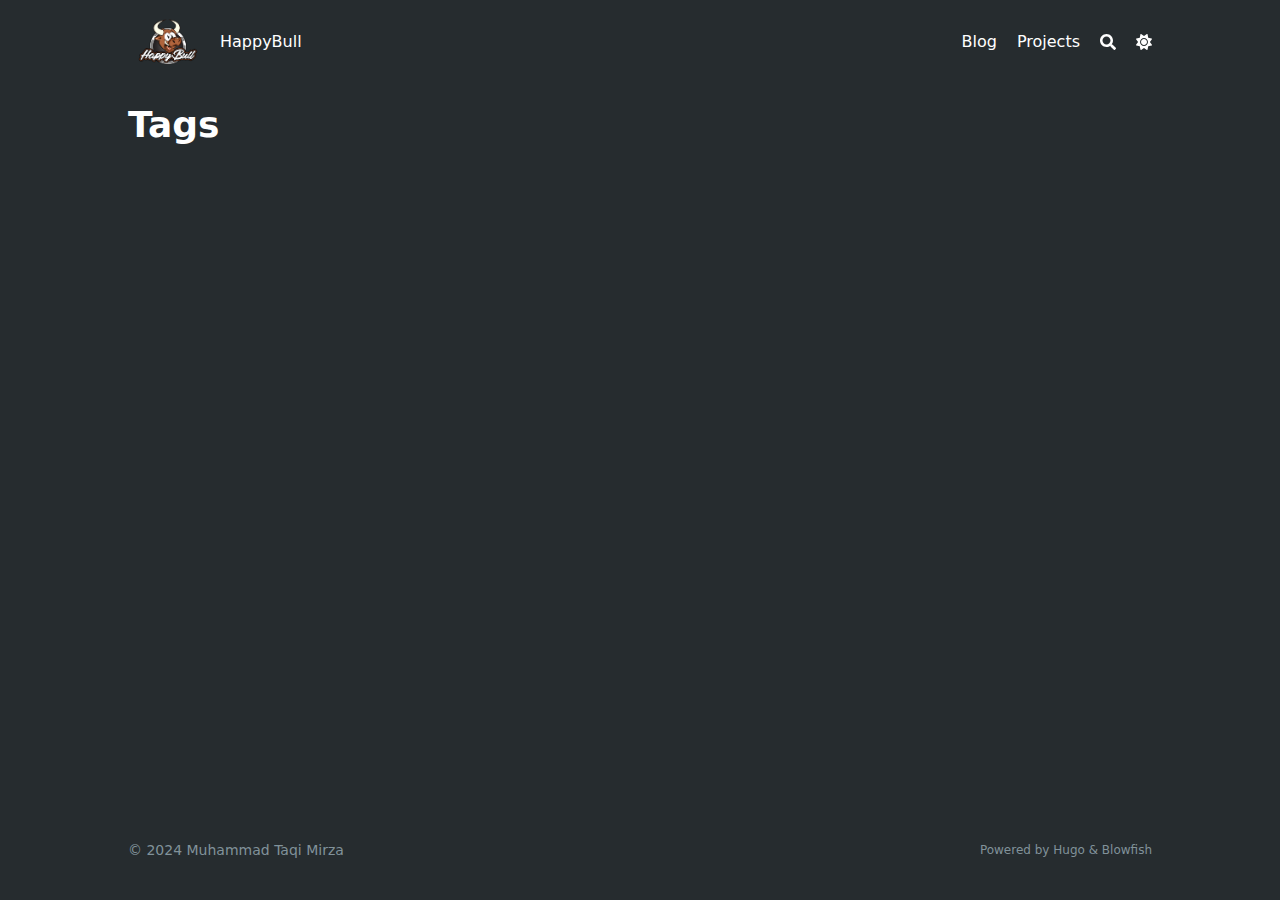
<file: tags/index.html>
<!doctype html><html lang=en dir=ltr class=scroll-smooth data-default-appearance=dark data-auto-appearance=true><head><meta charset=utf-8><meta http-equiv=content-language content="en"><meta name=viewport content="width=device-width,initial-scale=1"><meta http-equiv=X-UA-Compatible content="ie=edge"><title>Tags &#183; HappyBull</title>
<meta name=title content="Tags &#183; HappyBull"><link rel=canonical href=/tags/><link rel=alternate type=application/rss+xml href=/tags/index.xml title=HappyBull><link type=text/css rel=stylesheet href=/css/main.bundle.min.1eac79b4b5cbbcb65d6a9b2cc9e52f5fe4c116f767e15bc64dc0c66233d32dcccb2ac19a4c282d4af90467ded7942fa5484312cb41b35a10460b9b55db0b5472.css integrity="sha512-Hqx5tLXLvLZdapssyeUvX+TBFvdn4VvGTcDGYjPTLczLKsGaTCgtSvkEZ97XlC+lSEMSy0GzWhBGC5tV2wtUcg=="><script type=text/javascript src=/js/appearance.min.516a16745bea5a9bd011138d254cc0fd3973cd55ce6e15f3dec763e7c7c2c7448f8fe7b54cca811cb821b0c7e12cd161caace1dd794ac3d34d40937cbcc9ee12.js integrity="sha512-UWoWdFvqWpvQERONJUzA/TlzzVXObhXz3sdj58fCx0SPj+e1TMqBHLghsMfhLNFhyqzh3XlKw9NNQJN8vMnuEg=="></script><script defer type=text/javascript id=script-bundle src=/js/main.bundle.min.b36dda9ec4ec11e967fd341e7d57b8c484ac7a39f8f329f7bcf7ce4812569de8607db866a086d4789956ac0b74967e251c9a566d94d469dd28b8787fed4f46f5.js integrity="sha512-s23ansTsEeln/TQefVe4xISsejn48yn3vPfOSBJWnehgfbhmoIbUeJlWrAt0ln4lHJpWbZTUad0ouHh/7U9G9Q==" data-copy data-copied></script><script src=/js/zoom.min.js></script><link rel=apple-touch-icon sizes=180x180 href=/apple-touch-icon.png><link rel=icon type=image/png sizes=32x32 href=/favicon-32x32.png><link rel=icon type=image/png sizes=16x16 href=/favicon-16x16.png><link rel=manifest href=/site.webmanifest><meta property="og:title" content="Tags"><meta property="og:description" content><meta property="og:type" content="website"><meta property="og:url" content="/tags/"><meta name=twitter:card content="summary"><meta name=twitter:title content="Tags"><meta name=twitter:description content><meta name=author content="Muhammad Taqi Mirza"><link href=mailto:tmirza5@outlook.com rel=me><link href=https://github.com/tmirza5 rel=me><script src=/lib/jquery/jquery.slim.min.js integrity></script><meta name=theme-color></head><body class="flex flex-col h-screen px-6 m-auto text-lg leading-7 max-w-7xl bg-neutral text-neutral-900 dark:bg-neutral-800 dark:text-neutral sm:px-14 md:px-24 lg:px-32"><div id=the-top class="absolute flex self-center"><a class="px-3 py-1 text-sm -translate-y-8 rounded-b-lg bg-primary-200 focus:translate-y-0 dark:bg-neutral-600" href=#main-content><span class="font-bold text-primary-600 ltr:pr-2 rtl:pl-2 dark:text-primary-400">&darr;</span>Skip to main content</a></div><div style=padding-left:0;padding-right:0;padding-top:2px;padding-bottom:3px class="main-menu flex items-center justify-between px-4 py-6 sm:px-6 md:justify-start space-x-3"><div><a href=/ class=flex><span class=sr-only>HappyBull</span>
<img src=/logo.png width=750 height=750 class="logo max-h-[5rem] max-w-[5rem] object-scale-down object-left nozoom" alt=HappyBull></a></div><div class="flex flex-1 items-center justify-between"><nav class="flex space-x-3"><a href=/ class="text-base font-medium text-gray-500 hover:text-gray-900">HappyBull</a></nav><nav class="hidden md:flex items-center space-x-5 md:ml-12 h-12"><a href=/blogs/ class="flex items-center text-gray-500 hover:text-primary-600 dark:hover:text-primary-400"><p class="text-base font-medium" title>Blog</p></a><a href class="flex items-center text-gray-500 hover:text-primary-600 dark:hover:text-primary-400"><p class="text-base font-medium" title>Projects</p></a><button id=search-button aria-label=Search class="text-base hover:text-primary-600 dark:hover:text-primary-400" title>
<span class="relative block icon"><svg aria-hidden="true" focusable="false" data-prefix="fas" data-icon="search" class="svg-inline--fa fa-search fa-w-16" role="img" xmlns="http://www.w3.org/2000/svg" viewBox="0 0 512 512"><path fill="currentcolor" d="M505 442.7 405.3 343c-4.5-4.5-10.6-7-17-7H372c27.6-35.3 44-79.7 44-128C416 93.1 322.9.0 208 0S0 93.1.0 208s93.1 208 208 208c48.3.0 92.7-16.4 128-44v16.3c0 6.4 2.5 12.5 7 17l99.7 99.7c9.4 9.4 24.6 9.4 33.9.0l28.3-28.3c9.4-9.4 9.4-24.6.1-34zM208 336c-70.7.0-128-57.2-128-128 0-70.7 57.2-128 128-128 70.7.0 128 57.2 128 128 0 70.7-57.2 128-128 128z"/></svg></span></button><div class="ltr:mr-14 rtl:ml-14 flex items-center"><button id=appearance-switcher aria-label="Dark mode switcher" type=button class="text-base hover:text-primary-600 dark:hover:text-primary-400"><div class="flex items-center justify-center dark:hidden"><span class="relative block icon"><svg xmlns="http://www.w3.org/2000/svg" viewBox="0 0 512 512"><path fill="currentcolor" d="M32 256C32 132.2 132.3 32 255.8 32c11.36.0 29.7 1.668 40.9 3.746 9.616 1.777 11.75 14.63 3.279 19.44C245 86.5 211.2 144.6 211.2 207.8c0 109.7 99.71 193 208.3 172.3 9.561-1.805 16.28 9.324 10.11 16.95C387.9 448.6 324.8 480 255.8 480 132.1 480 32 379.6 32 256z"/></svg></span></div><div class="items-center justify-center hidden dark:flex"><span class="relative block icon"><svg xmlns="http://www.w3.org/2000/svg" viewBox="0 0 512 512"><path fill="currentcolor" d="M256 159.1c-53.02.0-95.1 42.98-95.1 95.1s41.2 96.9 95.1 96.9 95.1-42.98 95.1-95.1S309 159.1 256 159.1zM509.3 347l-63.2-91.9 63.15-91.01c6.332-9.125 1.104-21.74-9.826-23.72l-109-19.7-19.7-109c-1.975-10.93-14.59-16.16-23.72-9.824L256 65.89 164.1 2.736c-9.125-6.332-21.74-1.107-23.72 9.824L121.6 121.6 12.56 141.3C1.633 143.2-3.596 155.9 2.736 164.1L65.89 256 2.74 347.01c-6.332 9.125-1.105 21.74 9.824 23.72l109 19.7 19.7 109c1.975 10.93 14.59 16.16 23.72 9.824L256 446.1l91.01 63.15c9.127 6.334 21.75 1.107 23.72-9.822l19.7-109 109-19.7C510.4 368.8 515.6 356.1 509.3 347zM256 383.1c-70.69.0-127.1-57.31-127.1-127.1.0-70.69 57.31-127.1 127.1-127.1S383.1 186.2 383.1 256c0 70.7-56.4 127.1-127.1 127.1z"/></svg></span></div></button></div></nav><div class="flex md:hidden items-center space-x-5 md:ml-12 h-12"><span></span>
<button id=search-button-mobile aria-label=Search class="text-base hover:text-primary-600 dark:hover:text-primary-400" title>
<span class="relative block icon"><svg aria-hidden="true" focusable="false" data-prefix="fas" data-icon="search" class="svg-inline--fa fa-search fa-w-16" role="img" xmlns="http://www.w3.org/2000/svg" viewBox="0 0 512 512"><path fill="currentcolor" d="M505 442.7 405.3 343c-4.5-4.5-10.6-7-17-7H372c27.6-35.3 44-79.7 44-128C416 93.1 322.9.0 208 0S0 93.1.0 208s93.1 208 208 208c48.3.0 92.7-16.4 128-44v16.3c0 6.4 2.5 12.5 7 17l99.7 99.7c9.4 9.4 24.6 9.4 33.9.0l28.3-28.3c9.4-9.4 9.4-24.6.1-34zM208 336c-70.7.0-128-57.2-128-128 0-70.7 57.2-128 128-128 70.7.0 128 57.2 128 128 0 70.7-57.2 128-128 128z"/></svg>
</span></button>
<button id=appearance-switcher-mobile aria-label="Dark mode switcher" type=button class="text-base hover:text-primary-600 dark:hover:text-primary-400" style=margin-right:5px><div class="flex items-center justify-center dark:hidden"><span class="relative block icon"><svg xmlns="http://www.w3.org/2000/svg" viewBox="0 0 512 512"><path fill="currentcolor" d="M32 256C32 132.2 132.3 32 255.8 32c11.36.0 29.7 1.668 40.9 3.746 9.616 1.777 11.75 14.63 3.279 19.44C245 86.5 211.2 144.6 211.2 207.8c0 109.7 99.71 193 208.3 172.3 9.561-1.805 16.28 9.324 10.11 16.95C387.9 448.6 324.8 480 255.8 480 132.1 480 32 379.6 32 256z"/></svg></span></div><div class="items-center justify-center hidden dark:flex"><span class="relative block icon"><svg xmlns="http://www.w3.org/2000/svg" viewBox="0 0 512 512"><path fill="currentcolor" d="M256 159.1c-53.02.0-95.1 42.98-95.1 95.1s41.2 96.9 95.1 96.9 95.1-42.98 95.1-95.1S309 159.1 256 159.1zM509.3 347l-63.2-91.9 63.15-91.01c6.332-9.125 1.104-21.74-9.826-23.72l-109-19.7-19.7-109c-1.975-10.93-14.59-16.16-23.72-9.824L256 65.89 164.1 2.736c-9.125-6.332-21.74-1.107-23.72 9.824L121.6 121.6 12.56 141.3C1.633 143.2-3.596 155.9 2.736 164.1L65.89 256 2.74 347.01c-6.332 9.125-1.105 21.74 9.824 23.72l109 19.7 19.7 109c1.975 10.93 14.59 16.16 23.72 9.824L256 446.1l91.01 63.15c9.127 6.334 21.75 1.107 23.72-9.822l19.7-109 109-19.7C510.4 368.8 515.6 356.1 509.3 347zM256 383.1c-70.69.0-127.1-57.31-127.1-127.1.0-70.69 57.31-127.1 127.1-127.1S383.1 186.2 383.1 256c0 70.7-56.4 127.1-127.1 127.1z"/></svg></span></div></button></div></div><div class="-my-2 -mr-2 md:hidden"><label id=menu-button for=menu-controller class=block><input type=checkbox id=menu-controller class=hidden><div class="cursor-pointer hover:text-primary-600 dark:hover:text-primary-400"><span class="relative block icon"><svg xmlns="http://www.w3.org/2000/svg" viewBox="0 0 448 512"><path fill="currentcolor" d="M0 96C0 78.33 14.33 64 32 64H416c17.7.0 32 14.33 32 32 0 17.7-14.3 32-32 32H32C14.33 128 0 113.7.0 96zM0 256c0-17.7 14.33-32 32-32H416c17.7.0 32 14.3 32 32s-14.3 32-32 32H32c-17.67.0-32-14.3-32-32zM416 448H32c-17.67.0-32-14.3-32-32s14.33-32 32-32H416c17.7.0 32 14.3 32 32s-14.3 32-32 32z"/></svg></span></div><div id=menu-wrapper style=padding-top:5px class="fixed inset-0 z-30 invisible w-screen h-screen m-0 overflow-auto transition-opacity opacity-0 cursor-default bg-neutral-100/50 backdrop-blur-sm dark:bg-neutral-900/50"><ul class="flex space-y-2 mt-3 flex-col items-end w-full px-6 py-6 mx-auto overflow-visible list-none ltr:text-right rtl:text-left max-w-7xl"><li><span class="cursor-pointer inline-block align-text-bottom hover:text-primary-600 dark:hover:text-primary-400"><span class="relative block icon"><svg xmlns="http://www.w3.org/2000/svg" viewBox="0 0 320 512"><path fill="currentcolor" d="M310.6 361.4c12.5 12.5 12.5 32.75.0 45.25C304.4 412.9 296.2 416 288 416s-16.38-3.125-22.62-9.375L160 301.3 54.63 406.6C48.38 412.9 40.19 416 32 416S15.63 412.9 9.375 406.6c-12.5-12.5-12.5-32.75.0-45.25l105.4-105.4L9.375 150.6c-12.5-12.5-12.5-32.75.0-45.25s32.75-12.5 45.25.0L160 210.8l105.4-105.4c12.5-12.5 32.75-12.5 45.25.0s12.5 32.75.0 45.25l-105.4 105.4L310.6 361.4z"/></svg></span></span></li><li class=mt-1><a href=/blogs/ class="flex items-center text-gray-500 hover:text-primary-600 dark:hover:text-primary-400"><p class="text-bg font-bg" title>Blog</p></a></li><li class=mt-1><a href class="flex items-center text-gray-500 hover:text-primary-600 dark:hover:text-primary-400"><p class="text-bg font-bg" title>Projects</p></a></li></ul></div></label></div></div><div class="relative flex flex-col grow"><main id=main-content class=grow><header><h1 class="mt-5 text-4xl font-extrabold text-neutral-900 dark:text-neutral">Tags</h1><div class="mt-1 mb-2 text-base text-neutral-500 dark:text-neutral-400 print:hidden"><div class="flex flex-row flex-wrap items-center"></div></div></header><script>var oid="views_taxonomy_tags",oid_likes="likes_taxonomy_tags"</script><script type=text/javascript src=/js/page.min.5b1bad196a6075a1e11bae1dc95f24f67b610948a00525e347566c5a62338ea78f1c7224ab9a53873dcdb2a1a7d7d391b8a8ef45561297f68806c01315b0c4f6.js integrity="sha512-WxutGWpgdaHhG64dyV8k9nthCUigBSXjR1ZsWmIzjqePHHIkq5pThz3NsqGn19ORuKjvRVYSl/aIBsATFbDE9g=="></script><section class="flex flex-wrap max-w-prose -mx-2 overflow-hidden"></section></main><footer id=site-footer class="py-10 print:hidden"><div class="flex items-center justify-between"><p class="text-sm text-neutral-500 dark:text-neutral-400">&copy;
2024
Muhammad Taqi Mirza</p><p class="text-xs text-neutral-500 dark:text-neutral-400">Powered by <a class="hover:underline hover:decoration-primary-400 hover:text-primary-500" href=https://gohugo.io/ target=_blank rel="noopener noreferrer">Hugo</a> & <a class="hover:underline hover:decoration-primary-400 hover:text-primary-500" href=https://blowfish.page/ target=_blank rel="noopener noreferrer">Blowfish</a></p></div><script>mediumZoom(document.querySelectorAll("img:not(.nozoom)"),{margin:24,background:"rgba(0,0,0,0.5)",scrollOffset:0})</script><script type=text/javascript src=/js/process.min.62060bb247f4de2b6dde45903668fefb68d792f365587605177b1227c0cf43588701edaca0cb40e2c8e2789bd5ce67c1d2a215b9fb258c3496a7cd25e7cb5fdf.js integrity="sha512-YgYLskf03itt3kWQNmj++2jXkvNlWHYFF3sSJ8DPQ1iHAe2soMtA4sjieJvVzmfB0qIVufsljDSWp80l58tf3w=="></script></footer><div id=search-wrapper class="invisible fixed inset-0 flex h-screen w-screen cursor-default flex-col bg-neutral-500/50 p-4 backdrop-blur-sm dark:bg-neutral-900/50 sm:p-6 md:p-[10vh] lg:p-[12vh]" data-url=/ style=z-index:500><div id=search-modal class="flex flex-col w-full max-w-3xl min-h-0 mx-auto border rounded-md shadow-lg top-20 border-neutral-200 bg-neutral dark:border-neutral-700 dark:bg-neutral-800"><header class="relative z-10 flex items-center justify-between flex-none px-2"><form class="flex items-center flex-auto min-w-0"><div class="flex items-center justify-center w-8 h-8 text-neutral-400"><span class="relative block icon"><svg aria-hidden="true" focusable="false" data-prefix="fas" data-icon="search" class="svg-inline--fa fa-search fa-w-16" role="img" xmlns="http://www.w3.org/2000/svg" viewBox="0 0 512 512"><path fill="currentcolor" d="M505 442.7 405.3 343c-4.5-4.5-10.6-7-17-7H372c27.6-35.3 44-79.7 44-128C416 93.1 322.9.0 208 0S0 93.1.0 208s93.1 208 208 208c48.3.0 92.7-16.4 128-44v16.3c0 6.4 2.5 12.5 7 17l99.7 99.7c9.4 9.4 24.6 9.4 33.9.0l28.3-28.3c9.4-9.4 9.4-24.6.1-34zM208 336c-70.7.0-128-57.2-128-128 0-70.7 57.2-128 128-128 70.7.0 128 57.2 128 128 0 70.7-57.2 128-128 128z"/></svg></span></div><input type=search id=search-query class="flex flex-auto h-12 mx-1 bg-transparent appearance-none focus:outline-dotted focus:outline-2 focus:outline-transparent" placeholder=Search tabindex=0></form><button id=close-search-button class="flex items-center justify-center w-8 h-8 text-neutral-700 hover:text-primary-600 dark:text-neutral dark:hover:text-primary-400" title="Close (Esc)">
<span class="relative block icon"><svg xmlns="http://www.w3.org/2000/svg" viewBox="0 0 320 512"><path fill="currentcolor" d="M310.6 361.4c12.5 12.5 12.5 32.75.0 45.25C304.4 412.9 296.2 416 288 416s-16.38-3.125-22.62-9.375L160 301.3 54.63 406.6C48.38 412.9 40.19 416 32 416S15.63 412.9 9.375 406.6c-12.5-12.5-12.5-32.75.0-45.25l105.4-105.4L9.375 150.6c-12.5-12.5-12.5-32.75.0-45.25s32.75-12.5 45.25.0L160 210.8l105.4-105.4c12.5-12.5 32.75-12.5 45.25.0s12.5 32.75.0 45.25l-105.4 105.4L310.6 361.4z"/></svg></span></button></header><section class="flex-auto px-2 overflow-auto"><ul id=search-results></ul></section></div></div></div></body></html>
</file>
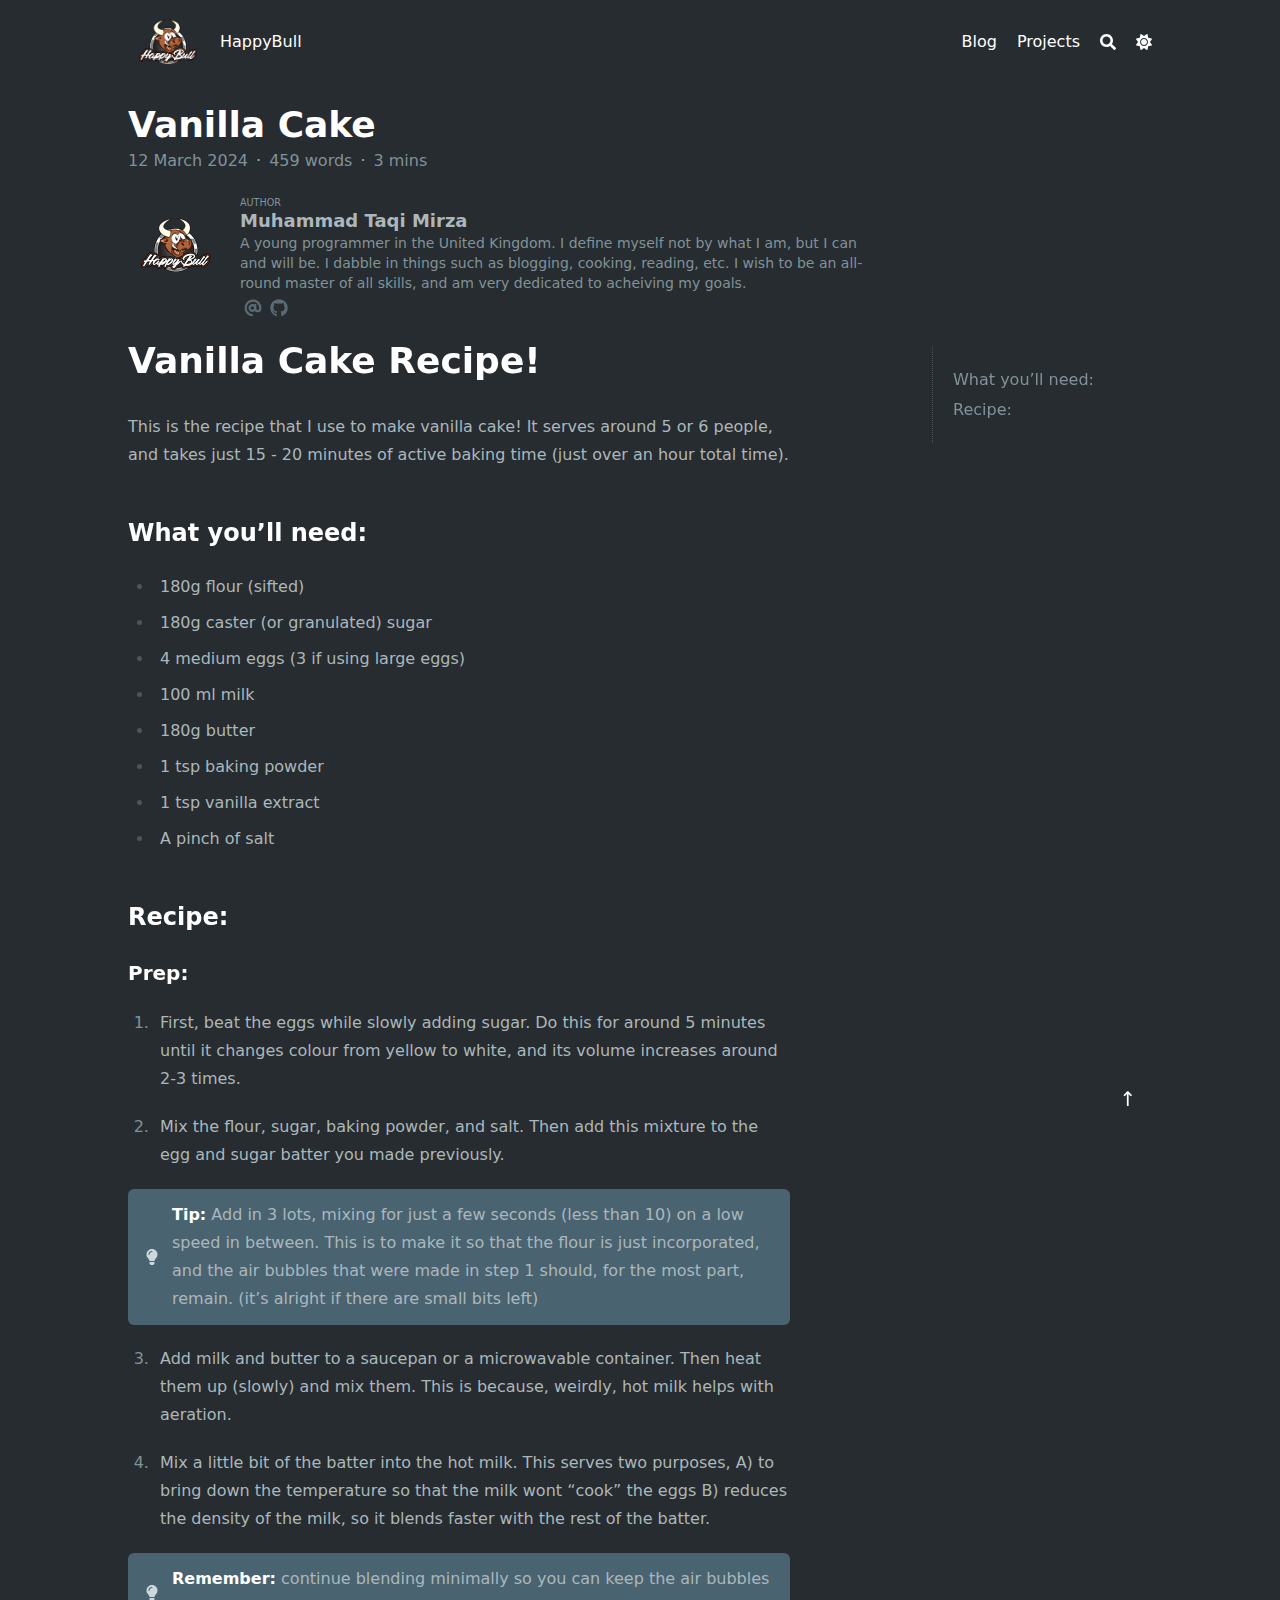
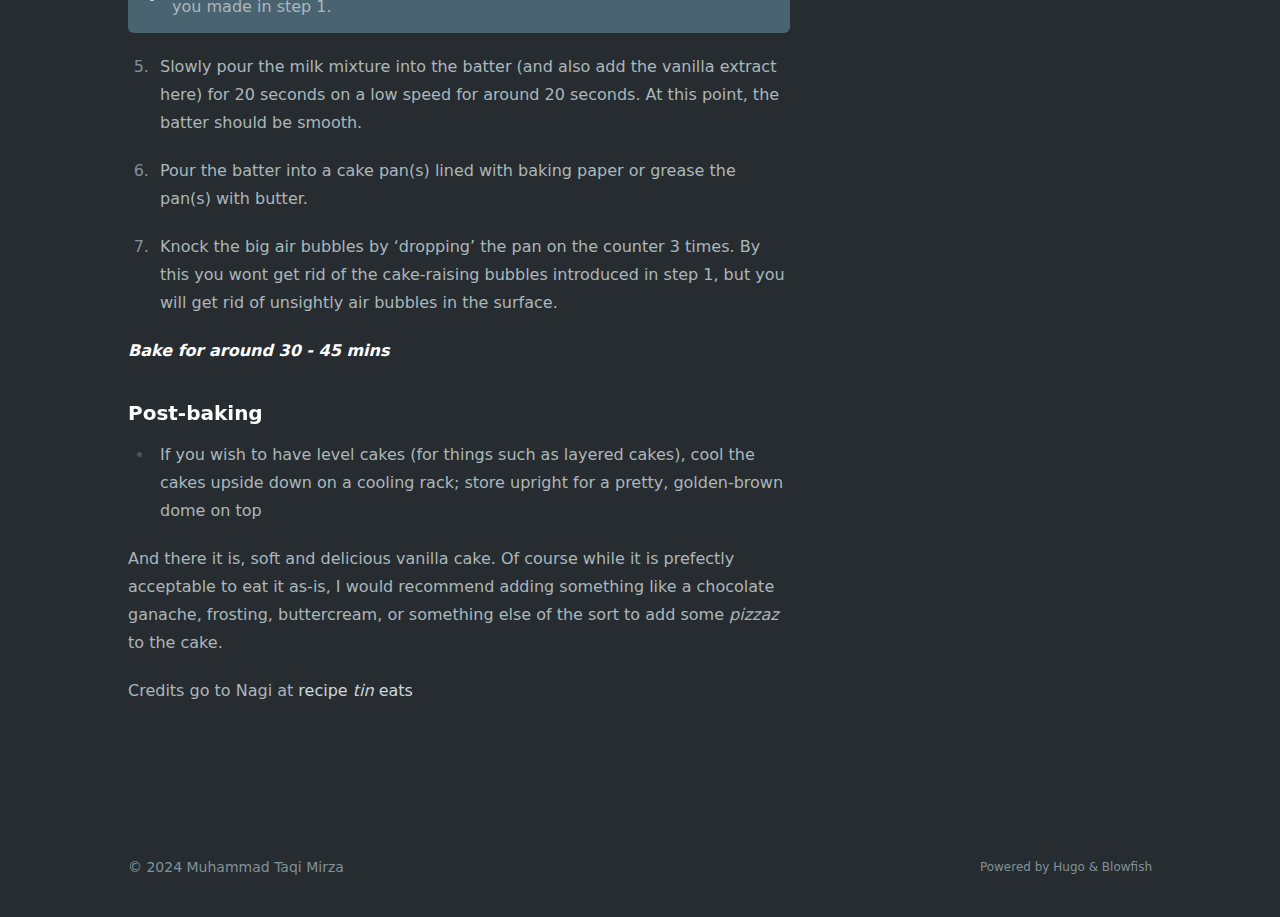
<file: blogs/vanilla-cake/index.html>
<!doctype html><html lang=en dir=ltr class=scroll-smooth data-default-appearance=dark data-auto-appearance=true><head><meta charset=utf-8><meta http-equiv=content-language content="en"><meta name=viewport content="width=device-width,initial-scale=1"><meta http-equiv=X-UA-Compatible content="ie=edge"><title>Vanilla Cake &#183; HappyBull</title>
<meta name=title content="Vanilla Cake &#183; HappyBull"><link rel=canonical href=/blogs/vanilla-cake/><link type=text/css rel=stylesheet href=/css/main.bundle.min.1eac79b4b5cbbcb65d6a9b2cc9e52f5fe4c116f767e15bc64dc0c66233d32dcccb2ac19a4c282d4af90467ded7942fa5484312cb41b35a10460b9b55db0b5472.css integrity="sha512-Hqx5tLXLvLZdapssyeUvX+TBFvdn4VvGTcDGYjPTLczLKsGaTCgtSvkEZ97XlC+lSEMSy0GzWhBGC5tV2wtUcg=="><script type=text/javascript src=/js/appearance.min.516a16745bea5a9bd011138d254cc0fd3973cd55ce6e15f3dec763e7c7c2c7448f8fe7b54cca811cb821b0c7e12cd161caace1dd794ac3d34d40937cbcc9ee12.js integrity="sha512-UWoWdFvqWpvQERONJUzA/TlzzVXObhXz3sdj58fCx0SPj+e1TMqBHLghsMfhLNFhyqzh3XlKw9NNQJN8vMnuEg=="></script><script defer type=text/javascript id=script-bundle src=/js/main.bundle.min.b36dda9ec4ec11e967fd341e7d57b8c484ac7a39f8f329f7bcf7ce4812569de8607db866a086d4789956ac0b74967e251c9a566d94d469dd28b8787fed4f46f5.js integrity="sha512-s23ansTsEeln/TQefVe4xISsejn48yn3vPfOSBJWnehgfbhmoIbUeJlWrAt0ln4lHJpWbZTUad0ouHh/7U9G9Q==" data-copy data-copied></script><script src=/js/zoom.min.js></script><link rel=apple-touch-icon sizes=180x180 href=/apple-touch-icon.png><link rel=icon type=image/png sizes=32x32 href=/favicon-32x32.png><link rel=icon type=image/png sizes=16x16 href=/favicon-16x16.png><link rel=manifest href=/site.webmanifest><meta property="og:title" content="Vanilla Cake"><meta property="og:description" content="Vanilla Cake Recipe!"><meta property="og:type" content="article"><meta property="og:url" content="/blogs/vanilla-cake/"><meta property="article:section" content="blogs"><meta property="article:published_time" content="2024-03-12T09:30:00+00:00"><meta property="article:modified_time" content="2024-03-12T09:30:00+00:00"><meta name=twitter:card content="summary"><meta name=twitter:title content="Vanilla Cake"><meta name=twitter:description content="Vanilla Cake Recipe!"><script type=application/ld+json>[{"@context":"https://schema.org","@type":"Article","articleSection":"Blogs","name":"Vanilla Cake","headline":"Vanilla Cake","abstract":"Vanilla Cake Recipe!","inLanguage":"en","url":"\/blogs\/vanilla-cake\/","author":{"@type":"Person","name":"Muhammad Taqi Mirza"},"copyrightYear":"2024","dateCreated":"2024-03-12T09:30:00\u002b00:00","datePublished":"2024-03-12T09:30:00\u002b00:00","dateModified":"2024-03-12T09:30:00\u002b00:00","mainEntityOfPage":"true","wordCount":"459"}]</script><meta name=author content="Muhammad Taqi Mirza"><link href=mailto:tmirza5@outlook.com rel=me><link href=https://github.com/tmirza5 rel=me><script src=/lib/jquery/jquery.slim.min.js integrity></script><meta name=theme-color></head><body class="flex flex-col h-screen px-6 m-auto text-lg leading-7 max-w-7xl bg-neutral text-neutral-900 dark:bg-neutral-800 dark:text-neutral sm:px-14 md:px-24 lg:px-32"><div id=the-top class="absolute flex self-center"><a class="px-3 py-1 text-sm -translate-y-8 rounded-b-lg bg-primary-200 focus:translate-y-0 dark:bg-neutral-600" href=#main-content><span class="font-bold text-primary-600 ltr:pr-2 rtl:pl-2 dark:text-primary-400">&darr;</span>Skip to main content</a></div><div style=padding-left:0;padding-right:0;padding-top:2px;padding-bottom:3px class="main-menu flex items-center justify-between px-4 py-6 sm:px-6 md:justify-start space-x-3"><div><a href=/ class=flex><span class=sr-only>HappyBull</span>
<img src=/logo.png width=750 height=750 class="logo max-h-[5rem] max-w-[5rem] object-scale-down object-left nozoom" alt=HappyBull></a></div><div class="flex flex-1 items-center justify-between"><nav class="flex space-x-3"><a href=/ class="text-base font-medium text-gray-500 hover:text-gray-900">HappyBull</a></nav><nav class="hidden md:flex items-center space-x-5 md:ml-12 h-12"><a href=/blogs/ class="flex items-center text-gray-500 hover:text-primary-600 dark:hover:text-primary-400"><p class="text-base font-medium" title>Blog</p></a><a href class="flex items-center text-gray-500 hover:text-primary-600 dark:hover:text-primary-400"><p class="text-base font-medium" title>Projects</p></a><button id=search-button aria-label=Search class="text-base hover:text-primary-600 dark:hover:text-primary-400" title>
<span class="relative block icon"><svg aria-hidden="true" focusable="false" data-prefix="fas" data-icon="search" class="svg-inline--fa fa-search fa-w-16" role="img" xmlns="http://www.w3.org/2000/svg" viewBox="0 0 512 512"><path fill="currentcolor" d="M505 442.7 405.3 343c-4.5-4.5-10.6-7-17-7H372c27.6-35.3 44-79.7 44-128C416 93.1 322.9.0 208 0S0 93.1.0 208s93.1 208 208 208c48.3.0 92.7-16.4 128-44v16.3c0 6.4 2.5 12.5 7 17l99.7 99.7c9.4 9.4 24.6 9.4 33.9.0l28.3-28.3c9.4-9.4 9.4-24.6.1-34zM208 336c-70.7.0-128-57.2-128-128 0-70.7 57.2-128 128-128 70.7.0 128 57.2 128 128 0 70.7-57.2 128-128 128z"/></svg></span></button><div class="ltr:mr-14 rtl:ml-14 flex items-center"><button id=appearance-switcher aria-label="Dark mode switcher" type=button class="text-base hover:text-primary-600 dark:hover:text-primary-400"><div class="flex items-center justify-center dark:hidden"><span class="relative block icon"><svg xmlns="http://www.w3.org/2000/svg" viewBox="0 0 512 512"><path fill="currentcolor" d="M32 256C32 132.2 132.3 32 255.8 32c11.36.0 29.7 1.668 40.9 3.746 9.616 1.777 11.75 14.63 3.279 19.44C245 86.5 211.2 144.6 211.2 207.8c0 109.7 99.71 193 208.3 172.3 9.561-1.805 16.28 9.324 10.11 16.95C387.9 448.6 324.8 480 255.8 480 132.1 480 32 379.6 32 256z"/></svg></span></div><div class="items-center justify-center hidden dark:flex"><span class="relative block icon"><svg xmlns="http://www.w3.org/2000/svg" viewBox="0 0 512 512"><path fill="currentcolor" d="M256 159.1c-53.02.0-95.1 42.98-95.1 95.1s41.2 96.9 95.1 96.9 95.1-42.98 95.1-95.1S309 159.1 256 159.1zM509.3 347l-63.2-91.9 63.15-91.01c6.332-9.125 1.104-21.74-9.826-23.72l-109-19.7-19.7-109c-1.975-10.93-14.59-16.16-23.72-9.824L256 65.89 164.1 2.736c-9.125-6.332-21.74-1.107-23.72 9.824L121.6 121.6 12.56 141.3C1.633 143.2-3.596 155.9 2.736 164.1L65.89 256 2.74 347.01c-6.332 9.125-1.105 21.74 9.824 23.72l109 19.7 19.7 109c1.975 10.93 14.59 16.16 23.72 9.824L256 446.1l91.01 63.15c9.127 6.334 21.75 1.107 23.72-9.822l19.7-109 109-19.7C510.4 368.8 515.6 356.1 509.3 347zM256 383.1c-70.69.0-127.1-57.31-127.1-127.1.0-70.69 57.31-127.1 127.1-127.1S383.1 186.2 383.1 256c0 70.7-56.4 127.1-127.1 127.1z"/></svg></span></div></button></div></nav><div class="flex md:hidden items-center space-x-5 md:ml-12 h-12"><span></span>
<button id=search-button-mobile aria-label=Search class="text-base hover:text-primary-600 dark:hover:text-primary-400" title>
<span class="relative block icon"><svg aria-hidden="true" focusable="false" data-prefix="fas" data-icon="search" class="svg-inline--fa fa-search fa-w-16" role="img" xmlns="http://www.w3.org/2000/svg" viewBox="0 0 512 512"><path fill="currentcolor" d="M505 442.7 405.3 343c-4.5-4.5-10.6-7-17-7H372c27.6-35.3 44-79.7 44-128C416 93.1 322.9.0 208 0S0 93.1.0 208s93.1 208 208 208c48.3.0 92.7-16.4 128-44v16.3c0 6.4 2.5 12.5 7 17l99.7 99.7c9.4 9.4 24.6 9.4 33.9.0l28.3-28.3c9.4-9.4 9.4-24.6.1-34zM208 336c-70.7.0-128-57.2-128-128 0-70.7 57.2-128 128-128 70.7.0 128 57.2 128 128 0 70.7-57.2 128-128 128z"/></svg>
</span></button>
<button id=appearance-switcher-mobile aria-label="Dark mode switcher" type=button class="text-base hover:text-primary-600 dark:hover:text-primary-400" style=margin-right:5px><div class="flex items-center justify-center dark:hidden"><span class="relative block icon"><svg xmlns="http://www.w3.org/2000/svg" viewBox="0 0 512 512"><path fill="currentcolor" d="M32 256C32 132.2 132.3 32 255.8 32c11.36.0 29.7 1.668 40.9 3.746 9.616 1.777 11.75 14.63 3.279 19.44C245 86.5 211.2 144.6 211.2 207.8c0 109.7 99.71 193 208.3 172.3 9.561-1.805 16.28 9.324 10.11 16.95C387.9 448.6 324.8 480 255.8 480 132.1 480 32 379.6 32 256z"/></svg></span></div><div class="items-center justify-center hidden dark:flex"><span class="relative block icon"><svg xmlns="http://www.w3.org/2000/svg" viewBox="0 0 512 512"><path fill="currentcolor" d="M256 159.1c-53.02.0-95.1 42.98-95.1 95.1s41.2 96.9 95.1 96.9 95.1-42.98 95.1-95.1S309 159.1 256 159.1zM509.3 347l-63.2-91.9 63.15-91.01c6.332-9.125 1.104-21.74-9.826-23.72l-109-19.7-19.7-109c-1.975-10.93-14.59-16.16-23.72-9.824L256 65.89 164.1 2.736c-9.125-6.332-21.74-1.107-23.72 9.824L121.6 121.6 12.56 141.3C1.633 143.2-3.596 155.9 2.736 164.1L65.89 256 2.74 347.01c-6.332 9.125-1.105 21.74 9.824 23.72l109 19.7 19.7 109c1.975 10.93 14.59 16.16 23.72 9.824L256 446.1l91.01 63.15c9.127 6.334 21.75 1.107 23.72-9.822l19.7-109 109-19.7C510.4 368.8 515.6 356.1 509.3 347zM256 383.1c-70.69.0-127.1-57.31-127.1-127.1.0-70.69 57.31-127.1 127.1-127.1S383.1 186.2 383.1 256c0 70.7-56.4 127.1-127.1 127.1z"/></svg></span></div></button></div></div><div class="-my-2 -mr-2 md:hidden"><label id=menu-button for=menu-controller class=block><input type=checkbox id=menu-controller class=hidden><div class="cursor-pointer hover:text-primary-600 dark:hover:text-primary-400"><span class="relative block icon"><svg xmlns="http://www.w3.org/2000/svg" viewBox="0 0 448 512"><path fill="currentcolor" d="M0 96C0 78.33 14.33 64 32 64H416c17.7.0 32 14.33 32 32 0 17.7-14.3 32-32 32H32C14.33 128 0 113.7.0 96zM0 256c0-17.7 14.33-32 32-32H416c17.7.0 32 14.3 32 32s-14.3 32-32 32H32c-17.67.0-32-14.3-32-32zM416 448H32c-17.67.0-32-14.3-32-32s14.33-32 32-32H416c17.7.0 32 14.3 32 32s-14.3 32-32 32z"/></svg></span></div><div id=menu-wrapper style=padding-top:5px class="fixed inset-0 z-30 invisible w-screen h-screen m-0 overflow-auto transition-opacity opacity-0 cursor-default bg-neutral-100/50 backdrop-blur-sm dark:bg-neutral-900/50"><ul class="flex space-y-2 mt-3 flex-col items-end w-full px-6 py-6 mx-auto overflow-visible list-none ltr:text-right rtl:text-left max-w-7xl"><li><span class="cursor-pointer inline-block align-text-bottom hover:text-primary-600 dark:hover:text-primary-400"><span class="relative block icon"><svg xmlns="http://www.w3.org/2000/svg" viewBox="0 0 320 512"><path fill="currentcolor" d="M310.6 361.4c12.5 12.5 12.5 32.75.0 45.25C304.4 412.9 296.2 416 288 416s-16.38-3.125-22.62-9.375L160 301.3 54.63 406.6C48.38 412.9 40.19 416 32 416S15.63 412.9 9.375 406.6c-12.5-12.5-12.5-32.75.0-45.25l105.4-105.4L9.375 150.6c-12.5-12.5-12.5-32.75.0-45.25s32.75-12.5 45.25.0L160 210.8l105.4-105.4c12.5-12.5 32.75-12.5 45.25.0s12.5 32.75.0 45.25l-105.4 105.4L310.6 361.4z"/></svg></span></span></li><li class=mt-1><a href=/blogs/ class="flex items-center text-gray-500 hover:text-primary-600 dark:hover:text-primary-400"><p class="text-bg font-bg" title>Blog</p></a></li><li class=mt-1><a href class="flex items-center text-gray-500 hover:text-primary-600 dark:hover:text-primary-400"><p class="text-bg font-bg" title>Projects</p></a></li></ul></div></label></div></div><div class="relative flex flex-col grow"><main id=main-content class=grow><article><header id=single_header class="mt-5 max-w-prose"><h1 class="mt-0 text-4xl font-extrabold text-neutral-900 dark:text-neutral">Vanilla Cake</h1><div class="mt-1 mb-6 text-base text-neutral-500 dark:text-neutral-400 print:hidden"><div class="flex flex-row flex-wrap items-center"><time datetime="2024-03-12 09:30:00 +0000 UTC">12 March 2024</time><span class="px-2 text-primary-500">&#183;</span><span>459 words</span><span class="px-2 text-primary-500">&#183;</span><span title="Reading time">3 mins</span></div></div><div class="flex author"><img class="!mt-0 !mb-0 h-24 w-24 rounded-full ltr:mr-4 rtl:ml-4" width=96 height=96 alt="Muhammad Taqi Mirza" src=/logo_huf9b74d39722b9c249851f178793b0c29_237136_192x192_fill_box_center_3.png><div class=place-self-center><div class="text-[0.6rem] uppercase leading-3 text-neutral-500 dark:text-neutral-400">Author</div><div class="font-semibold leading-6 text-neutral-800 dark:text-neutral-300">Muhammad Taqi Mirza</div><div class="text-sm text-neutral-700 dark:text-neutral-400">A young programmer in the United Kingdom. I define myself not by what I am, but I can and will be. I dabble in things such as blogging, cooking, reading, etc. I wish to be an all-round master of all skills, and am very dedicated to acheiving my goals.</div><div class="text-2xl sm:text-lg"><div class="flex flex-wrap text-neutral-400 dark:text-neutral-500"><a class="px-1 hover:text-primary-700 dark:hover:text-primary-400" href=mailto:tmirza5@outlook.com target=_blank aria-label=Email rel="me noopener noreferrer"><span class="inline-block align-text-bottom"><span class="relative block icon"><svg xmlns="http://www.w3.org/2000/svg" viewBox="0 0 512 512"><path fill="currentcolor" d="M207.8 20.73c-93.45 18.32-168.7 93.66-187 187.1-27.64 140.9 68.65 266.2 199.1 285.1 19.01 2.888 36.17-12.26 36.17-31.49l1e-4-.6631c0-15.74-11.44-28.88-26.84-31.24-84.35-12.98-149.2-86.13-149.2-174.2.0-102.9 88.61-185.5 193.4-175.4 91.54 8.869 158.6 91.25 158.6 183.2v16.16c0 22.09-17.94 40.05-40 40.05s-40.01-17.96-40.01-40.05v-120.1c0-8.847-7.161-16.02-16.01-16.02l-31.98.0036c-7.299.0-13.2 4.992-15.12 11.68-24.85-12.15-54.24-16.38-86.06-5.106-38.75 13.73-68.12 48.91-73.72 89.64-9.483 69.01 43.81 128 110.9 128 26.44.0 50.43-9.544 69.59-24.88 24 31.3 65.23 48.69 109.4 37.49C465.2 369.3 496 324.1 495.1 277.2V256.3c0-149.2-133.9-265.632-287.3-235.57zM239.1 304.3c-26.47.0-48-21.56-48-48.05s21.53-48.05 48-48.05 48 21.56 48 48.05-20.6 48.05-48 48.05z"/></svg>
</span></span></a><a class="px-1 hover:text-primary-700 dark:hover:text-primary-400" href=https://github.com/tmirza5 target=_blank aria-label=Github rel="me noopener noreferrer"><span class="inline-block align-text-bottom"><span class="relative block icon"><svg xmlns="http://www.w3.org/2000/svg" viewBox="0 0 496 512"><path fill="currentcolor" d="M165.9 397.4c0 2-2.3 3.6-5.2 3.6-3.3.3-5.6-1.3-5.6-3.6.0-2 2.3-3.6 5.2-3.6 3-.3 5.6 1.3 5.6 3.6zm-31.1-4.5c-.7 2 1.3 4.3 4.3 4.9 2.6 1 5.6.0 6.2-2s-1.3-4.3-4.3-5.2c-2.6-.7-5.5.3-6.2 2.3zm44.2-1.7c-2.9.7-4.9 2.6-4.6 4.9.3 2 2.9 3.3 5.9 2.6 2.9-.7 4.9-2.6 4.6-4.6-.3-1.9-3-3.2-5.9-2.9zM244.8 8C106.1 8 0 113.3.0 252c0 110.9 69.8 205.8 169.5 239.2 12.8 2.3 17.3-5.6 17.3-12.1.0-6.2-.3-40.4-.3-61.4.0.0-70 15-84.7-29.8.0.0-11.4-29.1-27.8-36.6.0.0-22.9-15.7 1.6-15.4.0.0 24.9 2 38.6 25.8 21.9 38.6 58.6 27.5 72.9 20.9 2.3-16 8.8-27.1 16-33.7-55.9-6.2-112.3-14.3-112.3-110.5.0-27.5 7.6-41.3 23.6-58.9-2.6-6.5-11.1-33.3 2.6-67.9 20.9-6.5 69 27 69 27 20-5.6 41.5-8.5 62.8-8.5s42.8 2.9 62.8 8.5c0 0 48.1-33.6 69-27 13.7 34.7 5.2 61.4 2.6 67.9 16 17.7 25.8 31.5 25.8 58.9.0 96.5-58.9 104.2-114.8 110.5 9.2 7.9 17 22.9 17 46.4.0 33.7-.3 75.4-.3 83.6.0 6.5 4.6 14.4 17.3 12.1C428.2 457.8 496 362.9 496 252 496 113.3 383.5 8 244.8 8zM97.2 352.9c-1.3 1-1 3.3.7 5.2 1.6 1.6 3.9 2.3 5.2 1 1.3-1 1-3.3-.7-5.2-1.6-1.6-3.9-2.3-5.2-1zm-10.8-8.1c-.7 1.3.3 2.9 2.3 3.9 1.6 1 3.6.7 4.3-.7.7-1.3-.3-2.9-2.3-3.9-2-.6-3.6-.3-4.3.7zm32.4 35.6c-1.6 1.3-1 4.3 1.3 6.2 2.3 2.3 5.2 2.6 6.5 1 1.3-1.3.7-4.3-1.3-6.2-2.2-2.3-5.2-2.6-6.5-1zm-11.4-14.7c-1.6 1-1.6 3.6.0 5.9 1.6 2.3 4.3 3.3 5.6 2.3 1.6-1.3 1.6-3.9.0-6.2-1.4-2.3-4-3.3-5.6-2z"/></svg></span></span></a></div></div></div></div><div class=mb-5></div></header><section class="flex flex-col max-w-full mt-0 prose dark:prose-invert lg:flex-row"><div class="order-first lg:ml-auto px-0 lg:order-last ltr:lg:pl-8 rtl:lg:pr-8"><div class="toc ltr:pl-5 rtl:pr-5 print:hidden lg:sticky lg:top-10"><details open class="toc-right mt-0 overflow-hidden rounded-lg ltr:-ml-5 ltr:pl-5 rtl:-mr-5 rtl:pr-5 hidden lg:block"><summary class="block py-1 text-lg font-semibold cursor-pointer bg-neutral-100 text-neutral-800 ltr:-ml-5 ltr:pl-5 rtl:-mr-5 rtl:pr-5 dark:bg-neutral-700 dark:text-neutral-100 lg:hidden">Table of Contents</summary><div class="min-w-[220px] py-2 border-dotted border-neutral-300 ltr:-ml-5 ltr:border-l ltr:pl-5 rtl:-mr-5 rtl:border-r rtl:pr-5 dark:border-neutral-600"><nav id=TableOfContents><ul><li><a href=#what-youll-need>What you&rsquo;ll need:</a></li><li><a href=#recipe>Recipe:</a><ul><li><a href=#prep>Prep:</a></li><li><a href=#post-baking>Post-baking</a></li></ul></li></ul></nav></div></details><details class="toc-inside mt-0 overflow-hidden rounded-lg ltr:-ml-5 ltr:pl-5 rtl:-mr-5 rtl:pr-5 lg:hidden"><summary class="py-1 text-lg font-semibold cursor-pointer bg-neutral-100 text-neutral-800 ltr:-ml-5 ltr:pl-5 rtl:-mr-5 rtl:pr-5 dark:bg-neutral-700 dark:text-neutral-100 lg:hidden">Table of Contents</summary><div class="py-2 border-dotted border-neutral-300 ltr:-ml-5 ltr:border-l ltr:pl-5 rtl:-mr-5 rtl:border-r rtl:pr-5 dark:border-neutral-600"><nav id=TableOfContents><ul><li><a href=#what-youll-need>What you&rsquo;ll need:</a></li><li><a href=#recipe>Recipe:</a><ul><li><a href=#prep>Prep:</a></li><li><a href=#post-baking>Post-baking</a></li></ul></li></ul></nav></div></details><script>(function(){var t,e=$("#TableOfContents");if(e.length>0){t=$(window);function n(){var s,o=t.scrollTop(),i=$(".anchor"),n="";if(i.each(function(e,t){t=$(t),t.offset().top-$(window).height()/3<=o&&(n=t.attr("id"))}),s=e.find("a.active"),s.length==1&&s.eq(0).attr("href")=="#"+n)return!0;s.each(function(e,t){$(t).removeClass("active").siblings("ul").hide()}),e.find('a[href="#'+n+'"]').addClass("active"),e.find('a[href="#'+n+'"]').parentsUntil("#TableOfContents").each(function(e,t){$(t).children("a").parents("ul").show()})}t.on("scroll",n),$(document).ready(function(){e.find("a").parent("li").find("ul").hide(),n()})}})()</script></div></div><div class="min-w-0 min-h-0 max-w-fit"><div class="article-content max-w-prose mb-20"><h1 class="relative group">Vanilla Cake Recipe!<div id=vanilla-cake-recipe class=anchor></div><span class="absolute top-0 w-6 transition-opacity opacity-0 ltr:-left-6 rtl:-right-6 not-prose group-hover:opacity-100"><a class="group-hover:text-primary-300 dark:group-hover:text-neutral-700" style=text-decoration-line:none!important href=#vanilla-cake-recipe aria-label=Anchor>#</a></span></h1><p>This is the recipe that I use to make vanilla cake! It serves around 5 or 6 people, and takes just 15 - 20 minutes of active baking time (just over an hour total time).</p><h2 class="relative group">What you&rsquo;ll need:<div id=what-youll-need class=anchor></div><span class="absolute top-0 w-6 transition-opacity opacity-0 ltr:-left-6 rtl:-right-6 not-prose group-hover:opacity-100"><a class="group-hover:text-primary-300 dark:group-hover:text-neutral-700" style=text-decoration-line:none!important href=#what-youll-need aria-label=Anchor>#</a></span></h2><ul><li>180g flour (sifted)</li><li>180g caster (or granulated) sugar</li><li>4 medium eggs (3 if using large eggs)</li><li>100 ml milk</li><li>180g butter</li><li>1 tsp baking powder</li><li>1 tsp vanilla extract</li><li>A pinch of salt</li></ul><h2 class="relative group">Recipe:<div id=recipe class=anchor></div><span class="absolute top-0 w-6 transition-opacity opacity-0 ltr:-left-6 rtl:-right-6 not-prose group-hover:opacity-100"><a class="group-hover:text-primary-300 dark:group-hover:text-neutral-700" style=text-decoration-line:none!important href=#recipe aria-label=Anchor>#</a></span></h2><h3 class="relative group">Prep:<div id=prep class=anchor></div><span class="absolute top-0 w-6 transition-opacity opacity-0 ltr:-left-6 rtl:-right-6 not-prose group-hover:opacity-100"><a class="group-hover:text-primary-300 dark:group-hover:text-neutral-700" style=text-decoration-line:none!important href=#prep aria-label=Anchor>#</a></span></h3><ol><li><p>First, beat the eggs while slowly adding sugar. Do this for around 5 minutes until it changes colour from yellow to white, and its volume increases around 2-3 times.</p></li><li><p>Mix the flour, sugar, baking powder, and salt. Then add this mixture to the egg and sugar batter you made previously.</p></li></ol><div class="flex px-4 py-3 rounded-md bg-primary-100 dark:bg-primary-900"><span class="text-primary-400 ltr:pr-3 rtl:pl-3 flex items-center"><span class="relative block icon"><svg xmlns="http://www.w3.org/2000/svg" viewBox="0 0 384 512"><path fill="currentcolor" d="M112.1 454.3c0 6.297 1.816 12.44 5.284 17.69l17.14 25.69c5.25 7.875 17.17 14.28 26.64 14.28h61.67c9.438.0 21.36-6.401 26.61-14.28l17.08-25.68c2.938-4.438 5.348-12.37 5.348-17.7L272 415.1H112L112.1 454.3zM191.4.0132C89.44.3257 16 82.97 16 175.1c0 44.38 16.44 84.84 43.56 115.8 16.53 18.84 42.34 58.23 52.22 91.45.0313.25.0938.5166.125.7823h160.2c.0313-.2656.0938-.5166.125-.7823 9.875-33.22 35.69-72.61 52.22-91.45C351.6 260.8 368 220.4 368 175.1 368 78.61 288.9-.2837 191.4.0132zM192 96.01c-44.13.0-80 35.89-80 79.1.0 9.69-7.2 16.89-16 16.89S80 184.8 80 176c0-61.76 50.25-111.1 112-111.1 8.844.0 16 7.159 16 16S200.8 96.01 192 96.01z"/></svg>
</span></span><span class=dark:text-neutral-300><strong>Tip:</strong> Add in 3 lots, mixing for just a few seconds (less than 10) on a low speed in between. This is to make it so that the flour is just incorporated, and the air bubbles that were made in step 1 should, for the most part, remain. (it&rsquo;s alright if there are small bits left)</span></div><ol start=3><li><p>Add milk and butter to a saucepan or a microwavable container. Then heat them up (slowly) and mix them. This is because, weirdly, hot milk helps with aeration.</p></li><li><p>Mix a little bit of the batter into the hot milk. This serves two purposes, A) to bring down the temperature so that the milk wont &ldquo;cook&rdquo; the eggs B) reduces the density of the milk, so it blends faster with the rest of the batter.</p></li></ol><div class="flex px-4 py-3 rounded-md bg-primary-100 dark:bg-primary-900"><span class="text-primary-400 ltr:pr-3 rtl:pl-3 flex items-center"><span class="relative block icon"><svg xmlns="http://www.w3.org/2000/svg" viewBox="0 0 384 512"><path fill="currentcolor" d="M112.1 454.3c0 6.297 1.816 12.44 5.284 17.69l17.14 25.69c5.25 7.875 17.17 14.28 26.64 14.28h61.67c9.438.0 21.36-6.401 26.61-14.28l17.08-25.68c2.938-4.438 5.348-12.37 5.348-17.7L272 415.1H112L112.1 454.3zM191.4.0132C89.44.3257 16 82.97 16 175.1c0 44.38 16.44 84.84 43.56 115.8 16.53 18.84 42.34 58.23 52.22 91.45.0313.25.0938.5166.125.7823h160.2c.0313-.2656.0938-.5166.125-.7823 9.875-33.22 35.69-72.61 52.22-91.45C351.6 260.8 368 220.4 368 175.1 368 78.61 288.9-.2837 191.4.0132zM192 96.01c-44.13.0-80 35.89-80 79.1.0 9.69-7.2 16.89-16 16.89S80 184.8 80 176c0-61.76 50.25-111.1 112-111.1 8.844.0 16 7.159 16 16S200.8 96.01 192 96.01z"/></svg>
</span></span><span class=dark:text-neutral-300><strong>Remember:</strong> continue blending minimally so you can keep the air bubbles you made in step 1.</span></div><ol start=5><li><p>Slowly pour the milk mixture into the batter (and also add the vanilla extract here) for 20 seconds on a low speed for around 20 seconds. At this point, the batter should be smooth.</p></li><li><p>Pour the batter into a cake pan(s) lined with baking paper or grease the pan(s) with butter.</p></li><li><p>Knock the big air bubbles by &lsquo;dropping&rsquo; the pan on the counter 3 times. By this you wont get rid of the cake-raising bubbles introduced in step 1, but you will get rid of unsightly air bubbles in the surface.</p></li></ol><p><em><strong>Bake for around 30 - 45 mins</strong></em></p><h3 class="relative group">Post-baking<div id=post-baking class=anchor></div><span class="absolute top-0 w-6 transition-opacity opacity-0 ltr:-left-6 rtl:-right-6 not-prose group-hover:opacity-100"><a class="group-hover:text-primary-300 dark:group-hover:text-neutral-700" style=text-decoration-line:none!important href=#post-baking aria-label=Anchor>#</a></span></h3><ul><li>If you wish to have level cakes (for things such as layered cakes), cool the cakes upside down on a cooling rack; store upright for a pretty, golden-brown dome on top</li></ul><p>And there it is, soft and delicious vanilla cake. Of course while it is prefectly acceptable to eat it as-is, I would recommend adding something like a chocolate ganache, frosting, buttercream, or something else of the sort to add some <em>pizzaz</em> to the cake.</p><p>Credits go to Nagi at <a href=https://www.recipetineats.com/my-very-best-vanilla-cake/ target=_blank>recipe <em>tin</em> eats</a></p></div></div><script>var oid="views_Blogs/vanilla-cake.md",oid_likes="likes_Blogs/vanilla-cake.md"</script><script type=text/javascript src=/js/page.min.5b1bad196a6075a1e11bae1dc95f24f67b610948a00525e347566c5a62338ea78f1c7224ab9a53873dcdb2a1a7d7d391b8a8ef45561297f68806c01315b0c4f6.js integrity="sha512-WxutGWpgdaHhG64dyV8k9nthCUigBSXjR1ZsWmIzjqePHHIkq5pThz3NsqGn19ORuKjvRVYSl/aIBsATFbDE9g=="></script></section><footer class="pt-8 max-w-prose print:hidden"></footer></article><div id=top-scroller class="pointer-events-none absolute top-[110vh] bottom-0 w-12 ltr:right-0 rtl:left-0"><a href=#the-top class="pointer-events-auto sticky top-[calc(100vh-5.5rem)] flex h-12 w-12 mb-16 items-center justify-center rounded-full bg-neutral/50 text-xl text-neutral-700 hover:text-primary-600 dark:bg-neutral-800/50 dark:text-neutral dark:hover:text-primary-400" aria-label="Scroll to top" title="Scroll to top">&uarr;</a></div></main><footer id=site-footer class="py-10 print:hidden"><div class="flex items-center justify-between"><p class="text-sm text-neutral-500 dark:text-neutral-400">&copy;
2024
Muhammad Taqi Mirza</p><p class="text-xs text-neutral-500 dark:text-neutral-400">Powered by <a class="hover:underline hover:decoration-primary-400 hover:text-primary-500" href=https://gohugo.io/ target=_blank rel="noopener noreferrer">Hugo</a> & <a class="hover:underline hover:decoration-primary-400 hover:text-primary-500" href=https://blowfish.page/ target=_blank rel="noopener noreferrer">Blowfish</a></p></div><script>mediumZoom(document.querySelectorAll("img:not(.nozoom)"),{margin:24,background:"rgba(0,0,0,0.5)",scrollOffset:0})</script><script type=text/javascript src=/js/process.min.62060bb247f4de2b6dde45903668fefb68d792f365587605177b1227c0cf43588701edaca0cb40e2c8e2789bd5ce67c1d2a215b9fb258c3496a7cd25e7cb5fdf.js integrity="sha512-YgYLskf03itt3kWQNmj++2jXkvNlWHYFF3sSJ8DPQ1iHAe2soMtA4sjieJvVzmfB0qIVufsljDSWp80l58tf3w=="></script></footer><div id=search-wrapper class="invisible fixed inset-0 flex h-screen w-screen cursor-default flex-col bg-neutral-500/50 p-4 backdrop-blur-sm dark:bg-neutral-900/50 sm:p-6 md:p-[10vh] lg:p-[12vh]" data-url=/ style=z-index:500><div id=search-modal class="flex flex-col w-full max-w-3xl min-h-0 mx-auto border rounded-md shadow-lg top-20 border-neutral-200 bg-neutral dark:border-neutral-700 dark:bg-neutral-800"><header class="relative z-10 flex items-center justify-between flex-none px-2"><form class="flex items-center flex-auto min-w-0"><div class="flex items-center justify-center w-8 h-8 text-neutral-400"><span class="relative block icon"><svg aria-hidden="true" focusable="false" data-prefix="fas" data-icon="search" class="svg-inline--fa fa-search fa-w-16" role="img" xmlns="http://www.w3.org/2000/svg" viewBox="0 0 512 512"><path fill="currentcolor" d="M505 442.7 405.3 343c-4.5-4.5-10.6-7-17-7H372c27.6-35.3 44-79.7 44-128C416 93.1 322.9.0 208 0S0 93.1.0 208s93.1 208 208 208c48.3.0 92.7-16.4 128-44v16.3c0 6.4 2.5 12.5 7 17l99.7 99.7c9.4 9.4 24.6 9.4 33.9.0l28.3-28.3c9.4-9.4 9.4-24.6.1-34zM208 336c-70.7.0-128-57.2-128-128 0-70.7 57.2-128 128-128 70.7.0 128 57.2 128 128 0 70.7-57.2 128-128 128z"/></svg></span></div><input type=search id=search-query class="flex flex-auto h-12 mx-1 bg-transparent appearance-none focus:outline-dotted focus:outline-2 focus:outline-transparent" placeholder=Search tabindex=0></form><button id=close-search-button class="flex items-center justify-center w-8 h-8 text-neutral-700 hover:text-primary-600 dark:text-neutral dark:hover:text-primary-400" title="Close (Esc)">
<span class="relative block icon"><svg xmlns="http://www.w3.org/2000/svg" viewBox="0 0 320 512"><path fill="currentcolor" d="M310.6 361.4c12.5 12.5 12.5 32.75.0 45.25C304.4 412.9 296.2 416 288 416s-16.38-3.125-22.62-9.375L160 301.3 54.63 406.6C48.38 412.9 40.19 416 32 416S15.63 412.9 9.375 406.6c-12.5-12.5-12.5-32.75.0-45.25l105.4-105.4L9.375 150.6c-12.5-12.5-12.5-32.75.0-45.25s32.75-12.5 45.25.0L160 210.8l105.4-105.4c12.5-12.5 32.75-12.5 45.25.0s12.5 32.75.0 45.25l-105.4 105.4L310.6 361.4z"/></svg></span></button></header><section class="flex-auto px-2 overflow-auto"><ul id=search-results></ul></section></div></div></div></body></html>
</file>
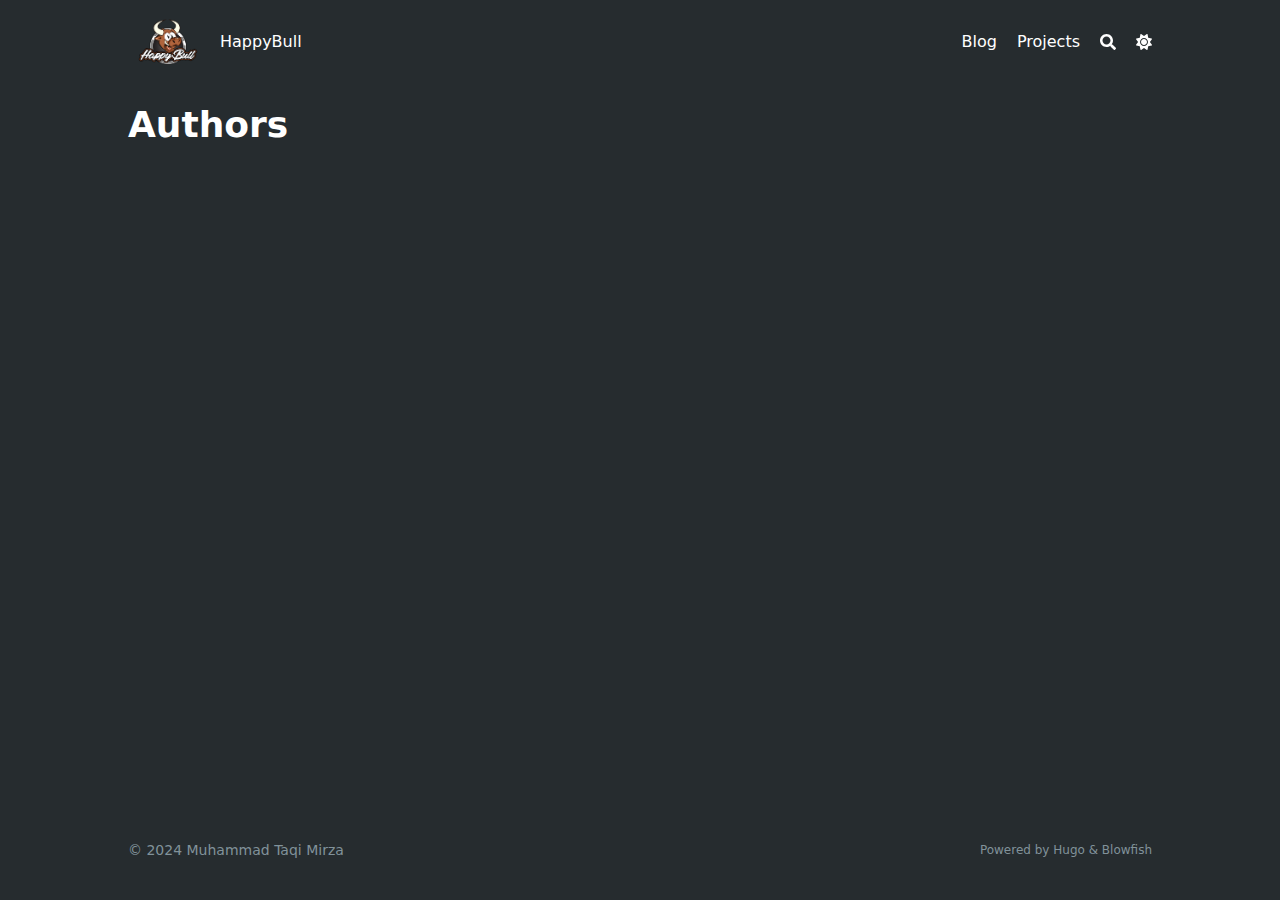
<file: public/authors/index.html>
<!DOCTYPE html>
<html lang="en" dir="ltr" class="scroll-smooth" data-default-appearance="dark"
  data-auto-appearance="true"><head>
  <meta charset="utf-8" />
  
  <meta http-equiv="content-language" content="en" />
  
  <meta name="viewport" content="width=device-width, initial-scale=1.0" />
  <meta http-equiv="X-UA-Compatible" content="ie=edge" />
  
  <title>Authors &middot; HappyBull</title>
  <meta name="title" content="Authors &middot; HappyBull" />
  
  
  
  
  
  <link rel="canonical" href="/authors/" />
  
  <link rel="alternate" type="application/rss+xml" href="/authors/index.xml" title="HappyBull" />
  
  
  
  
  
  
  
  
  
  
  <link type="text/css" rel="stylesheet" href="/css/main.bundle.min.1eac79b4b5cbbcb65d6a9b2cc9e52f5fe4c116f767e15bc64dc0c66233d32dcccb2ac19a4c282d4af90467ded7942fa5484312cb41b35a10460b9b55db0b5472.css"
    integrity="sha512-Hqx5tLXLvLZdapssyeUvX&#43;TBFvdn4VvGTcDGYjPTLczLKsGaTCgtSvkEZ97XlC&#43;lSEMSy0GzWhBGC5tV2wtUcg==" />
  
  
  <script type="text/javascript" src="/js/appearance.min.516a16745bea5a9bd011138d254cc0fd3973cd55ce6e15f3dec763e7c7c2c7448f8fe7b54cca811cb821b0c7e12cd161caace1dd794ac3d34d40937cbcc9ee12.js"
    integrity="sha512-UWoWdFvqWpvQERONJUzA/TlzzVXObhXz3sdj58fCx0SPj&#43;e1TMqBHLghsMfhLNFhyqzh3XlKw9NNQJN8vMnuEg=="></script>
  
  
  
  
  
  
  
  
  
  <script defer type="text/javascript" id="script-bundle" src="/js/main.bundle.min.fd6b3e64adc880892712c383ed85cb00e56ec202b33199c642bd5ab6f14fe04c0848fc55804a89c8c01a70a3ef1c380f5d5a8bd69cfd8c56240c47418268a0af.js"
    integrity="sha512-/Ws&#43;ZK3IgIknEsOD7YXLAOVuwgKzMZnGQr1atvFP4EwISPxVgEqJyMAacKPvHDgPXVqL1pz9jFYkDEdBgmigrw==" data-copy="" data-copied=""></script>
  
  
  <script src="/js/zoom.min.js"></script>
  
  
  
  <link rel="apple-touch-icon" sizes="180x180" href="/apple-touch-icon.png" />
  <link rel="icon" type="image/png" sizes="32x32" href="/favicon-32x32.png" />
  <link rel="icon" type="image/png" sizes="16x16" href="/favicon-16x16.png" />
  <link rel="manifest" href="/site.webmanifest" />
  
  
  
  
  
  
  
  <meta property="og:title" content="Authors" />
<meta property="og:description" content="" />
<meta property="og:type" content="website" />
<meta property="og:url" content="/authors/" />


  <meta name="twitter:card" content="summary"/><meta name="twitter:title" content="Authors"/>
<meta name="twitter:description" content=""/>

  
  

  
  
  <meta name="author" content="Muhammad Taqi Mirza" />
  
  
  
  <link href="mailto:tmirza5@outlook.com" rel="me" />
  
  
  <link href="https://github.com/tmirza5" rel="me" />
  
  
  
  

<script src="/lib/jquery/jquery.slim.min.js" integrity=""></script>





















  
  

  
  
  <meta name="theme-color"/>
  
  
</head>
<body
  class="flex flex-col h-screen px-6 m-auto text-lg leading-7 max-w-7xl bg-neutral text-neutral-900 dark:bg-neutral-800 dark:text-neutral sm:px-14 md:px-24 lg:px-32">
  <div id="the-top" class="absolute flex self-center">
    <a class="px-3 py-1 text-sm -translate-y-8 rounded-b-lg bg-primary-200 focus:translate-y-0 dark:bg-neutral-600"
      href="#main-content"><span
        class="font-bold text-primary-600 ltr:pr-2 rtl:pl-2 dark:text-primary-400">&darr;</span>Skip to main content</a>
  </div>
  
  
  <div style="padding-left:0;padding-right:0;padding-top:2px;padding-bottom:3px"
    class="main-menu flex items-center justify-between px-4 py-6 sm:px-6 md:justify-start space-x-3">
    
    
    
    <div>
        <a href="/" class="flex">
            <span class="sr-only">HappyBull</span>

            <img src="/logo.png" width="750" height="750"
                class="logo max-h-[5rem] max-w-[5rem] object-scale-down object-left nozoom" alt="HappyBull" />

        </a>
    </div>
    
    <div class="flex flex-1 items-center justify-between">
        <nav class="flex space-x-3">

            
            <a href="/" class="text-base font-medium text-gray-500 hover:text-gray-900">HappyBull</a>
            

        </nav>
        <nav class="hidden md:flex items-center space-x-5 md:ml-12 h-12">

            
            
            
  <a href="/blogs/"  class="flex items-center text-gray-500 hover:text-primary-600 dark:hover:text-primary-400">
    
    <p class="text-base font-medium" title="Blogs">
        Blog
    </p>
</a>


            
            
  <a href=""  class="flex items-center text-gray-500 hover:text-primary-600 dark:hover:text-primary-400">
    
    <p class="text-base font-medium" title="">
        Projects
    </p>
</a>


            
            

            


            
            <button id="search-button" aria-label="Search" class="text-base hover:text-primary-600 dark:hover:text-primary-400"
                title="">
                

  <span class="relative block icon">
    <svg aria-hidden="true" focusable="false" data-prefix="fas" data-icon="search" class="svg-inline--fa fa-search fa-w-16" role="img" xmlns="http://www.w3.org/2000/svg" viewBox="0 0 512 512"><path fill="currentColor" d="M505 442.7L405.3 343c-4.5-4.5-10.6-7-17-7H372c27.6-35.3 44-79.7 44-128C416 93.1 322.9 0 208 0S0 93.1 0 208s93.1 208 208 208c48.3 0 92.7-16.4 128-44v16.3c0 6.4 2.5 12.5 7 17l99.7 99.7c9.4 9.4 24.6 9.4 33.9 0l28.3-28.3c9.4-9.4 9.4-24.6.1-34zM208 336c-70.7 0-128-57.2-128-128 0-70.7 57.2-128 128-128 70.7 0 128 57.2 128 128 0 70.7-57.2 128-128 128z"/></svg>

  </span>


            </button>
            


            
            
            <div
                class="ltr:mr-14 rtl:ml-14 flex items-center">
                <button id="appearance-switcher" aria-label="Dark mode switcher" type="button" class="text-base hover:text-primary-600 dark:hover:text-primary-400">
                    <div class="flex items-center justify-center dark:hidden">
                        

  <span class="relative block icon">
    <svg xmlns="http://www.w3.org/2000/svg" viewBox="0 0 512 512"><path fill="currentColor" d="M32 256c0-123.8 100.3-224 223.8-224c11.36 0 29.7 1.668 40.9 3.746c9.616 1.777 11.75 14.63 3.279 19.44C245 86.5 211.2 144.6 211.2 207.8c0 109.7 99.71 193 208.3 172.3c9.561-1.805 16.28 9.324 10.11 16.95C387.9 448.6 324.8 480 255.8 480C132.1 480 32 379.6 32 256z"/></svg>

  </span>


                    </div>
                    <div class="items-center justify-center hidden dark:flex">
                        

  <span class="relative block icon">
    <svg xmlns="http://www.w3.org/2000/svg" viewBox="0 0 512 512"><path fill="currentColor" d="M256 159.1c-53.02 0-95.1 42.98-95.1 95.1S202.1 351.1 256 351.1s95.1-42.98 95.1-95.1S309 159.1 256 159.1zM509.3 347L446.1 255.1l63.15-91.01c6.332-9.125 1.104-21.74-9.826-23.72l-109-19.7l-19.7-109c-1.975-10.93-14.59-16.16-23.72-9.824L256 65.89L164.1 2.736c-9.125-6.332-21.74-1.107-23.72 9.824L121.6 121.6L12.56 141.3C1.633 143.2-3.596 155.9 2.736 164.1L65.89 256l-63.15 91.01c-6.332 9.125-1.105 21.74 9.824 23.72l109 19.7l19.7 109c1.975 10.93 14.59 16.16 23.72 9.824L256 446.1l91.01 63.15c9.127 6.334 21.75 1.107 23.72-9.822l19.7-109l109-19.7C510.4 368.8 515.6 356.1 509.3 347zM256 383.1c-70.69 0-127.1-57.31-127.1-127.1c0-70.69 57.31-127.1 127.1-127.1s127.1 57.3 127.1 127.1C383.1 326.7 326.7 383.1 256 383.1z"/></svg>

  </span>


                    </div>
                </button>
            </div>
            

        </nav>
        <div class="flex md:hidden items-center space-x-5 md:ml-12 h-12">

            <span></span>

            


            
            <button id="search-button-mobile" aria-label="Search" class="text-base hover:text-primary-600 dark:hover:text-primary-400"
                title="">
                

  <span class="relative block icon">
    <svg aria-hidden="true" focusable="false" data-prefix="fas" data-icon="search" class="svg-inline--fa fa-search fa-w-16" role="img" xmlns="http://www.w3.org/2000/svg" viewBox="0 0 512 512"><path fill="currentColor" d="M505 442.7L405.3 343c-4.5-4.5-10.6-7-17-7H372c27.6-35.3 44-79.7 44-128C416 93.1 322.9 0 208 0S0 93.1 0 208s93.1 208 208 208c48.3 0 92.7-16.4 128-44v16.3c0 6.4 2.5 12.5 7 17l99.7 99.7c9.4 9.4 24.6 9.4 33.9 0l28.3-28.3c9.4-9.4 9.4-24.6.1-34zM208 336c-70.7 0-128-57.2-128-128 0-70.7 57.2-128 128-128 70.7 0 128 57.2 128 128 0 70.7-57.2 128-128 128z"/></svg>

  </span>


            </button>
            

            
            
            <button id="appearance-switcher-mobile" aria-label="Dark mode switcher" type="button" class="text-base hover:text-primary-600 dark:hover:text-primary-400" style="margin-right:5px">
                <div class="flex items-center justify-center dark:hidden">
                    

  <span class="relative block icon">
    <svg xmlns="http://www.w3.org/2000/svg" viewBox="0 0 512 512"><path fill="currentColor" d="M32 256c0-123.8 100.3-224 223.8-224c11.36 0 29.7 1.668 40.9 3.746c9.616 1.777 11.75 14.63 3.279 19.44C245 86.5 211.2 144.6 211.2 207.8c0 109.7 99.71 193 208.3 172.3c9.561-1.805 16.28 9.324 10.11 16.95C387.9 448.6 324.8 480 255.8 480C132.1 480 32 379.6 32 256z"/></svg>

  </span>


                </div>
                <div class="items-center justify-center hidden dark:flex">
                    

  <span class="relative block icon">
    <svg xmlns="http://www.w3.org/2000/svg" viewBox="0 0 512 512"><path fill="currentColor" d="M256 159.1c-53.02 0-95.1 42.98-95.1 95.1S202.1 351.1 256 351.1s95.1-42.98 95.1-95.1S309 159.1 256 159.1zM509.3 347L446.1 255.1l63.15-91.01c6.332-9.125 1.104-21.74-9.826-23.72l-109-19.7l-19.7-109c-1.975-10.93-14.59-16.16-23.72-9.824L256 65.89L164.1 2.736c-9.125-6.332-21.74-1.107-23.72 9.824L121.6 121.6L12.56 141.3C1.633 143.2-3.596 155.9 2.736 164.1L65.89 256l-63.15 91.01c-6.332 9.125-1.105 21.74 9.824 23.72l109 19.7l19.7 109c1.975 10.93 14.59 16.16 23.72 9.824L256 446.1l91.01 63.15c9.127 6.334 21.75 1.107 23.72-9.822l19.7-109l109-19.7C510.4 368.8 515.6 356.1 509.3 347zM256 383.1c-70.69 0-127.1-57.31-127.1-127.1c0-70.69 57.31-127.1 127.1-127.1s127.1 57.3 127.1 127.1C383.1 326.7 326.7 383.1 256 383.1z"/></svg>

  </span>


                </div>
            </button>
            

        </div>
    </div>
    <div class="-my-2 -mr-2 md:hidden">

        <label id="menu-button" for="menu-controller" class="block">
            <input type="checkbox" id="menu-controller" class="hidden" />
            
            <div class="cursor-pointer hover:text-primary-600 dark:hover:text-primary-400">
                

  <span class="relative block icon">
    <svg xmlns="http://www.w3.org/2000/svg" viewBox="0 0 448 512"><path fill="currentColor" d="M0 96C0 78.33 14.33 64 32 64H416C433.7 64 448 78.33 448 96C448 113.7 433.7 128 416 128H32C14.33 128 0 113.7 0 96zM0 256C0 238.3 14.33 224 32 224H416C433.7 224 448 238.3 448 256C448 273.7 433.7 288 416 288H32C14.33 288 0 273.7 0 256zM416 448H32C14.33 448 0 433.7 0 416C0 398.3 14.33 384 32 384H416C433.7 384 448 398.3 448 416C448 433.7 433.7 448 416 448z"/></svg>

  </span>


            </div>
            <div id="menu-wrapper" style="padding-top:5px;"
                class="fixed inset-0 z-30 invisible w-screen h-screen m-0 overflow-auto transition-opacity opacity-0 cursor-default bg-neutral-100/50 backdrop-blur-sm dark:bg-neutral-900/50">
                <ul
                    class="flex space-y-2 mt-3 flex-col items-end w-full px-6 py-6 mx-auto overflow-visible list-none ltr:text-right rtl:text-left max-w-7xl">

                    <li>
                        <span
                            class="cursor-pointer inline-block align-text-bottom hover:text-primary-600 dark:hover:text-primary-400">

  <span class="relative block icon">
    <svg xmlns="http://www.w3.org/2000/svg" viewBox="0 0 320 512"><path fill="currentColor" d="M310.6 361.4c12.5 12.5 12.5 32.75 0 45.25C304.4 412.9 296.2 416 288 416s-16.38-3.125-22.62-9.375L160 301.3L54.63 406.6C48.38 412.9 40.19 416 32 416S15.63 412.9 9.375 406.6c-12.5-12.5-12.5-32.75 0-45.25l105.4-105.4L9.375 150.6c-12.5-12.5-12.5-32.75 0-45.25s32.75-12.5 45.25 0L160 210.8l105.4-105.4c12.5-12.5 32.75-12.5 45.25 0s12.5 32.75 0 45.25l-105.4 105.4L310.6 361.4z"/></svg>

  </span>

</span>
                    </li>

                    

                    
  <li class="mt-1">
    <a href="/blogs/"  class="flex items-center text-gray-500 hover:text-primary-600 dark:hover:text-primary-400">
        
        <p class="text-bg font-bg" title="Blogs">
            Blog
        </p>
    </a>
</li>



                    

                    
  <li class="mt-1">
    <a href=""  class="flex items-center text-gray-500 hover:text-primary-600 dark:hover:text-primary-400">
        
        <p class="text-bg font-bg" title="">
            Projects
        </p>
    </a>
</li>



                    

                </ul>
                
                

            </div>
        </label>
    </div>
</div>





  
  <div class="relative flex flex-col grow">
    <main id="main-content" class="grow">
      


 

  <header>
    
    <h1 class="mt-5 text-4xl font-extrabold text-neutral-900 dark:text-neutral">Authors</h1>
    <div class="mt-1 mb-2 text-base text-neutral-500 dark:text-neutral-400 print:hidden">
      





















<div class="flex flex-row flex-wrap items-center">
  
  
</div>


    </div>
  </header>
  
  <script>
    var oid = "views_taxonomy_authors"
    var oid_likes = "likes_taxonomy_authors"
  </script>
  
  
  <script type="text/javascript" src="/js/page.min.5b1bad196a6075a1e11bae1dc95f24f67b610948a00525e347566c5a62338ea78f1c7224ab9a53873dcdb2a1a7d7d391b8a8ef45561297f68806c01315b0c4f6.js" integrity="sha512-WxutGWpgdaHhG64dyV8k9nthCUigBSXjR1ZsWmIzjqePHHIkq5pThz3NsqGn19ORuKjvRVYSl/aIBsATFbDE9g=="></script>
  

  

  <section class="flex flex-wrap max-w-prose -mx-2 overflow-hidden">
    
  </section>

  



      
    </main><footer id="site-footer" class="py-10 print:hidden">
  
  
    
  
  <div class="flex items-center justify-between">

    
    
    <p class="text-sm text-neutral-500 dark:text-neutral-400">
      &copy;
      2024
      Muhammad Taqi Mirza
    </p>
    

    
    
    <p class="text-xs text-neutral-500 dark:text-neutral-400">
      
      
      Powered by <a class="hover:underline hover:decoration-primary-400 hover:text-primary-500"
        href="https://gohugo.io/" target="_blank" rel="noopener noreferrer">Hugo</a> &amp; <a class="hover:underline hover:decoration-primary-400 hover:text-primary-500"
        href="https://blowfish.page/" target="_blank" rel="noopener noreferrer">Blowfish</a>
    </p>
    

  </div>
  <script>
    
    mediumZoom(document.querySelectorAll("img:not(.nozoom)"), {
      margin: 24,
      background: 'rgba(0,0,0,0.5)',
      scrollOffset: 0,
    })
    
  </script>
  
  
  <script type="text/javascript" src="/js/process.min.62060bb247f4de2b6dde45903668fefb68d792f365587605177b1227c0cf43588701edaca0cb40e2c8e2789bd5ce67c1d2a215b9fb258c3496a7cd25e7cb5fdf.js" integrity="sha512-YgYLskf03itt3kWQNmj&#43;&#43;2jXkvNlWHYFF3sSJ8DPQ1iHAe2soMtA4sjieJvVzmfB0qIVufsljDSWp80l58tf3w=="></script>
  
  
</footer><div
  id="search-wrapper"
  class="invisible fixed inset-0 flex h-screen w-screen cursor-default flex-col bg-neutral-500/50 p-4 backdrop-blur-sm dark:bg-neutral-900/50 sm:p-6 md:p-[10vh] lg:p-[12vh]"
  data-url=""
  style="z-index:500"
>
  <div
    id="search-modal"
    class="flex flex-col w-full max-w-3xl min-h-0 mx-auto border rounded-md shadow-lg top-20 border-neutral-200 bg-neutral dark:border-neutral-700 dark:bg-neutral-800"
  >
    <header class="relative z-10 flex items-center justify-between flex-none px-2">
      <form class="flex items-center flex-auto min-w-0">
        <div class="flex items-center justify-center w-8 h-8 text-neutral-400">
          

  <span class="relative block icon">
    <svg aria-hidden="true" focusable="false" data-prefix="fas" data-icon="search" class="svg-inline--fa fa-search fa-w-16" role="img" xmlns="http://www.w3.org/2000/svg" viewBox="0 0 512 512"><path fill="currentColor" d="M505 442.7L405.3 343c-4.5-4.5-10.6-7-17-7H372c27.6-35.3 44-79.7 44-128C416 93.1 322.9 0 208 0S0 93.1 0 208s93.1 208 208 208c48.3 0 92.7-16.4 128-44v16.3c0 6.4 2.5 12.5 7 17l99.7 99.7c9.4 9.4 24.6 9.4 33.9 0l28.3-28.3c9.4-9.4 9.4-24.6.1-34zM208 336c-70.7 0-128-57.2-128-128 0-70.7 57.2-128 128-128 70.7 0 128 57.2 128 128 0 70.7-57.2 128-128 128z"/></svg>

  </span>


        </div>
        <input
          type="search"
          id="search-query"
          class="flex flex-auto h-12 mx-1 bg-transparent appearance-none focus:outline-dotted focus:outline-2 focus:outline-transparent"
          placeholder="Search"
          tabindex="0"
        />
      </form>
      <button
        id="close-search-button"
        class="flex items-center justify-center w-8 h-8 text-neutral-700 hover:text-primary-600 dark:text-neutral dark:hover:text-primary-400"
        title="Close (Esc)"
      >
        

  <span class="relative block icon">
    <svg xmlns="http://www.w3.org/2000/svg" viewBox="0 0 320 512"><path fill="currentColor" d="M310.6 361.4c12.5 12.5 12.5 32.75 0 45.25C304.4 412.9 296.2 416 288 416s-16.38-3.125-22.62-9.375L160 301.3L54.63 406.6C48.38 412.9 40.19 416 32 416S15.63 412.9 9.375 406.6c-12.5-12.5-12.5-32.75 0-45.25l105.4-105.4L9.375 150.6c-12.5-12.5-12.5-32.75 0-45.25s32.75-12.5 45.25 0L160 210.8l105.4-105.4c12.5-12.5 32.75-12.5 45.25 0s12.5 32.75 0 45.25l-105.4 105.4L310.6 361.4z"/></svg>

  </span>


      </button>
    </header>
    <section class="flex-auto px-2 overflow-auto">
      <ul id="search-results">
        
      </ul>
    </section>
  </div>
</div>

  </div>
</body>

</html>
</file>
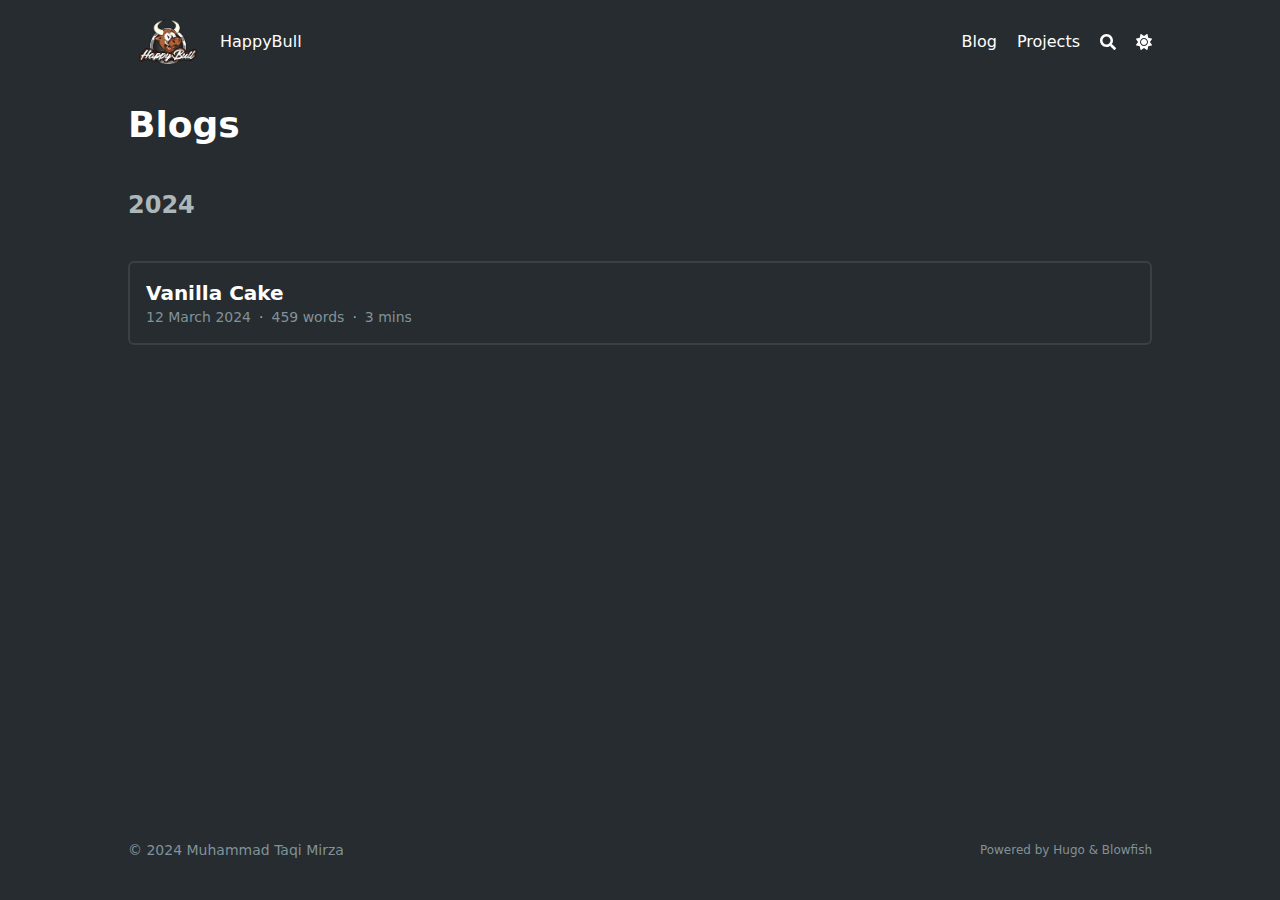
<file: public/blogs/index.html>
<!DOCTYPE html>
<html lang="en" dir="ltr" class="scroll-smooth" data-default-appearance="dark"
  data-auto-appearance="true"><head>
  <meta charset="utf-8" />
  
  <meta http-equiv="content-language" content="en" />
  
  <meta name="viewport" content="width=device-width, initial-scale=1.0" />
  <meta http-equiv="X-UA-Compatible" content="ie=edge" />
  
  <title>Blogs &middot; HappyBull</title>
  <meta name="title" content="Blogs &middot; HappyBull" />
  
  
  
  
  
  <link rel="canonical" href="/blogs/" />
  
  <link rel="alternate" type="application/rss+xml" href="/blogs/index.xml" title="HappyBull" />
  
  
  
  
  
  
  
  
  
  
  <link type="text/css" rel="stylesheet" href="/css/main.bundle.min.1eac79b4b5cbbcb65d6a9b2cc9e52f5fe4c116f767e15bc64dc0c66233d32dcccb2ac19a4c282d4af90467ded7942fa5484312cb41b35a10460b9b55db0b5472.css"
    integrity="sha512-Hqx5tLXLvLZdapssyeUvX&#43;TBFvdn4VvGTcDGYjPTLczLKsGaTCgtSvkEZ97XlC&#43;lSEMSy0GzWhBGC5tV2wtUcg==" />
  
  
  <script type="text/javascript" src="/js/appearance.min.516a16745bea5a9bd011138d254cc0fd3973cd55ce6e15f3dec763e7c7c2c7448f8fe7b54cca811cb821b0c7e12cd161caace1dd794ac3d34d40937cbcc9ee12.js"
    integrity="sha512-UWoWdFvqWpvQERONJUzA/TlzzVXObhXz3sdj58fCx0SPj&#43;e1TMqBHLghsMfhLNFhyqzh3XlKw9NNQJN8vMnuEg=="></script>
  
  
  
  
  
  
  
  
  
  <script defer type="text/javascript" id="script-bundle" src="/js/main.bundle.min.fd6b3e64adc880892712c383ed85cb00e56ec202b33199c642bd5ab6f14fe04c0848fc55804a89c8c01a70a3ef1c380f5d5a8bd69cfd8c56240c47418268a0af.js"
    integrity="sha512-/Ws&#43;ZK3IgIknEsOD7YXLAOVuwgKzMZnGQr1atvFP4EwISPxVgEqJyMAacKPvHDgPXVqL1pz9jFYkDEdBgmigrw==" data-copy="" data-copied=""></script>
  
  
  <script src="/js/zoom.min.js"></script>
  
  
  
  <link rel="apple-touch-icon" sizes="180x180" href="/apple-touch-icon.png" />
  <link rel="icon" type="image/png" sizes="32x32" href="/favicon-32x32.png" />
  <link rel="icon" type="image/png" sizes="16x16" href="/favicon-16x16.png" />
  <link rel="manifest" href="/site.webmanifest" />
  
  
  
  
  
  
  
  <meta property="og:title" content="Blogs" />
<meta property="og:description" content="" />
<meta property="og:type" content="website" />
<meta property="og:url" content="/blogs/" />


  <meta name="twitter:card" content="summary"/><meta name="twitter:title" content="Blogs"/>
<meta name="twitter:description" content=""/>

  
  

  
  
  <meta name="author" content="Muhammad Taqi Mirza" />
  
  
  
  <link href="mailto:tmirza5@outlook.com" rel="me" />
  
  
  <link href="https://github.com/tmirza5" rel="me" />
  
  
  
  

<script src="/lib/jquery/jquery.slim.min.js" integrity=""></script>





















  
  

  
  
  <meta name="theme-color"/>
  
  
</head>
<body
  class="flex flex-col h-screen px-6 m-auto text-lg leading-7 max-w-7xl bg-neutral text-neutral-900 dark:bg-neutral-800 dark:text-neutral sm:px-14 md:px-24 lg:px-32">
  <div id="the-top" class="absolute flex self-center">
    <a class="px-3 py-1 text-sm -translate-y-8 rounded-b-lg bg-primary-200 focus:translate-y-0 dark:bg-neutral-600"
      href="#main-content"><span
        class="font-bold text-primary-600 ltr:pr-2 rtl:pl-2 dark:text-primary-400">&darr;</span>Skip to main content</a>
  </div>
  
  
  <div style="padding-left:0;padding-right:0;padding-top:2px;padding-bottom:3px"
    class="main-menu flex items-center justify-between px-4 py-6 sm:px-6 md:justify-start space-x-3">
    
    
    
    <div>
        <a href="/" class="flex">
            <span class="sr-only">HappyBull</span>

            <img src="/logo.png" width="750" height="750"
                class="logo max-h-[5rem] max-w-[5rem] object-scale-down object-left nozoom" alt="HappyBull" />

        </a>
    </div>
    
    <div class="flex flex-1 items-center justify-between">
        <nav class="flex space-x-3">

            
            <a href="/" class="text-base font-medium text-gray-500 hover:text-gray-900">HappyBull</a>
            

        </nav>
        <nav class="hidden md:flex items-center space-x-5 md:ml-12 h-12">

            
            
            
  <a href="/blogs/"  class="flex items-center text-gray-500 hover:text-primary-600 dark:hover:text-primary-400">
    
    <p class="text-base font-medium" title="Blogs">
        Blog
    </p>
</a>


            
            
  <a href=""  class="flex items-center text-gray-500 hover:text-primary-600 dark:hover:text-primary-400">
    
    <p class="text-base font-medium" title="">
        Projects
    </p>
</a>


            
            

            


            
            <button id="search-button" aria-label="Search" class="text-base hover:text-primary-600 dark:hover:text-primary-400"
                title="">
                

  <span class="relative block icon">
    <svg aria-hidden="true" focusable="false" data-prefix="fas" data-icon="search" class="svg-inline--fa fa-search fa-w-16" role="img" xmlns="http://www.w3.org/2000/svg" viewBox="0 0 512 512"><path fill="currentColor" d="M505 442.7L405.3 343c-4.5-4.5-10.6-7-17-7H372c27.6-35.3 44-79.7 44-128C416 93.1 322.9 0 208 0S0 93.1 0 208s93.1 208 208 208c48.3 0 92.7-16.4 128-44v16.3c0 6.4 2.5 12.5 7 17l99.7 99.7c9.4 9.4 24.6 9.4 33.9 0l28.3-28.3c9.4-9.4 9.4-24.6.1-34zM208 336c-70.7 0-128-57.2-128-128 0-70.7 57.2-128 128-128 70.7 0 128 57.2 128 128 0 70.7-57.2 128-128 128z"/></svg>

  </span>


            </button>
            


            
            
            <div
                class="ltr:mr-14 rtl:ml-14 flex items-center">
                <button id="appearance-switcher" aria-label="Dark mode switcher" type="button" class="text-base hover:text-primary-600 dark:hover:text-primary-400">
                    <div class="flex items-center justify-center dark:hidden">
                        

  <span class="relative block icon">
    <svg xmlns="http://www.w3.org/2000/svg" viewBox="0 0 512 512"><path fill="currentColor" d="M32 256c0-123.8 100.3-224 223.8-224c11.36 0 29.7 1.668 40.9 3.746c9.616 1.777 11.75 14.63 3.279 19.44C245 86.5 211.2 144.6 211.2 207.8c0 109.7 99.71 193 208.3 172.3c9.561-1.805 16.28 9.324 10.11 16.95C387.9 448.6 324.8 480 255.8 480C132.1 480 32 379.6 32 256z"/></svg>

  </span>


                    </div>
                    <div class="items-center justify-center hidden dark:flex">
                        

  <span class="relative block icon">
    <svg xmlns="http://www.w3.org/2000/svg" viewBox="0 0 512 512"><path fill="currentColor" d="M256 159.1c-53.02 0-95.1 42.98-95.1 95.1S202.1 351.1 256 351.1s95.1-42.98 95.1-95.1S309 159.1 256 159.1zM509.3 347L446.1 255.1l63.15-91.01c6.332-9.125 1.104-21.74-9.826-23.72l-109-19.7l-19.7-109c-1.975-10.93-14.59-16.16-23.72-9.824L256 65.89L164.1 2.736c-9.125-6.332-21.74-1.107-23.72 9.824L121.6 121.6L12.56 141.3C1.633 143.2-3.596 155.9 2.736 164.1L65.89 256l-63.15 91.01c-6.332 9.125-1.105 21.74 9.824 23.72l109 19.7l19.7 109c1.975 10.93 14.59 16.16 23.72 9.824L256 446.1l91.01 63.15c9.127 6.334 21.75 1.107 23.72-9.822l19.7-109l109-19.7C510.4 368.8 515.6 356.1 509.3 347zM256 383.1c-70.69 0-127.1-57.31-127.1-127.1c0-70.69 57.31-127.1 127.1-127.1s127.1 57.3 127.1 127.1C383.1 326.7 326.7 383.1 256 383.1z"/></svg>

  </span>


                    </div>
                </button>
            </div>
            

        </nav>
        <div class="flex md:hidden items-center space-x-5 md:ml-12 h-12">

            <span></span>

            


            
            <button id="search-button-mobile" aria-label="Search" class="text-base hover:text-primary-600 dark:hover:text-primary-400"
                title="">
                

  <span class="relative block icon">
    <svg aria-hidden="true" focusable="false" data-prefix="fas" data-icon="search" class="svg-inline--fa fa-search fa-w-16" role="img" xmlns="http://www.w3.org/2000/svg" viewBox="0 0 512 512"><path fill="currentColor" d="M505 442.7L405.3 343c-4.5-4.5-10.6-7-17-7H372c27.6-35.3 44-79.7 44-128C416 93.1 322.9 0 208 0S0 93.1 0 208s93.1 208 208 208c48.3 0 92.7-16.4 128-44v16.3c0 6.4 2.5 12.5 7 17l99.7 99.7c9.4 9.4 24.6 9.4 33.9 0l28.3-28.3c9.4-9.4 9.4-24.6.1-34zM208 336c-70.7 0-128-57.2-128-128 0-70.7 57.2-128 128-128 70.7 0 128 57.2 128 128 0 70.7-57.2 128-128 128z"/></svg>

  </span>


            </button>
            

            
            
            <button id="appearance-switcher-mobile" aria-label="Dark mode switcher" type="button" class="text-base hover:text-primary-600 dark:hover:text-primary-400" style="margin-right:5px">
                <div class="flex items-center justify-center dark:hidden">
                    

  <span class="relative block icon">
    <svg xmlns="http://www.w3.org/2000/svg" viewBox="0 0 512 512"><path fill="currentColor" d="M32 256c0-123.8 100.3-224 223.8-224c11.36 0 29.7 1.668 40.9 3.746c9.616 1.777 11.75 14.63 3.279 19.44C245 86.5 211.2 144.6 211.2 207.8c0 109.7 99.71 193 208.3 172.3c9.561-1.805 16.28 9.324 10.11 16.95C387.9 448.6 324.8 480 255.8 480C132.1 480 32 379.6 32 256z"/></svg>

  </span>


                </div>
                <div class="items-center justify-center hidden dark:flex">
                    

  <span class="relative block icon">
    <svg xmlns="http://www.w3.org/2000/svg" viewBox="0 0 512 512"><path fill="currentColor" d="M256 159.1c-53.02 0-95.1 42.98-95.1 95.1S202.1 351.1 256 351.1s95.1-42.98 95.1-95.1S309 159.1 256 159.1zM509.3 347L446.1 255.1l63.15-91.01c6.332-9.125 1.104-21.74-9.826-23.72l-109-19.7l-19.7-109c-1.975-10.93-14.59-16.16-23.72-9.824L256 65.89L164.1 2.736c-9.125-6.332-21.74-1.107-23.72 9.824L121.6 121.6L12.56 141.3C1.633 143.2-3.596 155.9 2.736 164.1L65.89 256l-63.15 91.01c-6.332 9.125-1.105 21.74 9.824 23.72l109 19.7l19.7 109c1.975 10.93 14.59 16.16 23.72 9.824L256 446.1l91.01 63.15c9.127 6.334 21.75 1.107 23.72-9.822l19.7-109l109-19.7C510.4 368.8 515.6 356.1 509.3 347zM256 383.1c-70.69 0-127.1-57.31-127.1-127.1c0-70.69 57.31-127.1 127.1-127.1s127.1 57.3 127.1 127.1C383.1 326.7 326.7 383.1 256 383.1z"/></svg>

  </span>


                </div>
            </button>
            

        </div>
    </div>
    <div class="-my-2 -mr-2 md:hidden">

        <label id="menu-button" for="menu-controller" class="block">
            <input type="checkbox" id="menu-controller" class="hidden" />
            
            <div class="cursor-pointer hover:text-primary-600 dark:hover:text-primary-400">
                

  <span class="relative block icon">
    <svg xmlns="http://www.w3.org/2000/svg" viewBox="0 0 448 512"><path fill="currentColor" d="M0 96C0 78.33 14.33 64 32 64H416C433.7 64 448 78.33 448 96C448 113.7 433.7 128 416 128H32C14.33 128 0 113.7 0 96zM0 256C0 238.3 14.33 224 32 224H416C433.7 224 448 238.3 448 256C448 273.7 433.7 288 416 288H32C14.33 288 0 273.7 0 256zM416 448H32C14.33 448 0 433.7 0 416C0 398.3 14.33 384 32 384H416C433.7 384 448 398.3 448 416C448 433.7 433.7 448 416 448z"/></svg>

  </span>


            </div>
            <div id="menu-wrapper" style="padding-top:5px;"
                class="fixed inset-0 z-30 invisible w-screen h-screen m-0 overflow-auto transition-opacity opacity-0 cursor-default bg-neutral-100/50 backdrop-blur-sm dark:bg-neutral-900/50">
                <ul
                    class="flex space-y-2 mt-3 flex-col items-end w-full px-6 py-6 mx-auto overflow-visible list-none ltr:text-right rtl:text-left max-w-7xl">

                    <li>
                        <span
                            class="cursor-pointer inline-block align-text-bottom hover:text-primary-600 dark:hover:text-primary-400">

  <span class="relative block icon">
    <svg xmlns="http://www.w3.org/2000/svg" viewBox="0 0 320 512"><path fill="currentColor" d="M310.6 361.4c12.5 12.5 12.5 32.75 0 45.25C304.4 412.9 296.2 416 288 416s-16.38-3.125-22.62-9.375L160 301.3L54.63 406.6C48.38 412.9 40.19 416 32 416S15.63 412.9 9.375 406.6c-12.5-12.5-12.5-32.75 0-45.25l105.4-105.4L9.375 150.6c-12.5-12.5-12.5-32.75 0-45.25s32.75-12.5 45.25 0L160 210.8l105.4-105.4c12.5-12.5 32.75-12.5 45.25 0s12.5 32.75 0 45.25l-105.4 105.4L310.6 361.4z"/></svg>

  </span>

</span>
                    </li>

                    

                    
  <li class="mt-1">
    <a href="/blogs/"  class="flex items-center text-gray-500 hover:text-primary-600 dark:hover:text-primary-400">
        
        <p class="text-bg font-bg" title="Blogs">
            Blog
        </p>
    </a>
</li>



                    

                    
  <li class="mt-1">
    <a href=""  class="flex items-center text-gray-500 hover:text-primary-600 dark:hover:text-primary-400">
        
        <p class="text-bg font-bg" title="">
            Projects
        </p>
    </a>
</li>



                    

                </ul>
                
                

            </div>
        </label>
    </div>
</div>





  
  <div class="relative flex flex-col grow">
    <main id="main-content" class="grow">
      


 <header>
  
  <h1 class="mt-5 text-4xl font-extrabold text-neutral-900 dark:text-neutral">Blogs</h1>
  <div class="mt-1 mb-2 text-base text-neutral-500 dark:text-neutral-400 print:hidden">
    





















<div class="flex flex-row flex-wrap items-center">
  
  
</div>


  </div>
  
  
  
  <script type="text/javascript" src="/js/page.min.5b1bad196a6075a1e11bae1dc95f24f67b610948a00525e347566c5a62338ea78f1c7224ab9a53873dcdb2a1a7d7d391b8a8ef45561297f68806c01315b0c4f6.js" integrity="sha512-WxutGWpgdaHhG64dyV8k9nthCUigBSXjR1ZsWmIzjqePHHIkq5pThz3NsqGn19ORuKjvRVYSl/aIBsATFbDE9g=="></script>
  </header>
  <section class="mt-0 prose flex max-w-full flex-col dark:prose-invert lg:flex-row">
    
    <div class="min-w-0 min-h-0 max-w-prose">
      
    </div>
   



  </section>
  

    
    
    

    

    <section class="space-y-10 w-full">
      
      
      <h2 class="mt-12 text-2xl font-bold text-neutral-700 first:mt-8 dark:text-neutral-300">
        2024
      </h2>
      
      
      






















  <a class="flex flex-wrap article border border-neutral-200 dark:border-neutral-700 border-2 rounded-md overflow-hidden" href="/blogs/vanilla-cake/">
    <div class=" p-4">
      <div class="items-center text-left text-xl font-semibold">
        
        <div class="font-bold text-xl text-neutral-800 decoration-primary-500 hover:underline hover:underline-offset-2 dark:text-neutral"
          href="/blogs/vanilla-cake/">Vanilla Cake</div>
        
        
        
      </div>
      <div class="text-sm text-neutral-500 dark:text-neutral-400">
        











  





  



  













<div class="flex flex-row flex-wrap items-center">
  
  
  <time datetime="2024-03-12 09:30:00 &#43;0000 UTC">12 March 2024</time><span class="px-2 text-primary-500">&middot;</span><span>459 words</span><span class="px-2 text-primary-500">&middot;</span><span title="Reading time">3 mins</span>
  

  
  
</div>







      </div>
      
    </div>
  </a>
      
      
    </section>

    

  

    

  
      
    </main><footer id="site-footer" class="py-10 print:hidden">
  
  
    
  
  <div class="flex items-center justify-between">

    
    
    <p class="text-sm text-neutral-500 dark:text-neutral-400">
      &copy;
      2024
      Muhammad Taqi Mirza
    </p>
    

    
    
    <p class="text-xs text-neutral-500 dark:text-neutral-400">
      
      
      Powered by <a class="hover:underline hover:decoration-primary-400 hover:text-primary-500"
        href="https://gohugo.io/" target="_blank" rel="noopener noreferrer">Hugo</a> &amp; <a class="hover:underline hover:decoration-primary-400 hover:text-primary-500"
        href="https://blowfish.page/" target="_blank" rel="noopener noreferrer">Blowfish</a>
    </p>
    

  </div>
  <script>
    
    mediumZoom(document.querySelectorAll("img:not(.nozoom)"), {
      margin: 24,
      background: 'rgba(0,0,0,0.5)',
      scrollOffset: 0,
    })
    
  </script>
  
  
  <script type="text/javascript" src="/js/process.min.62060bb247f4de2b6dde45903668fefb68d792f365587605177b1227c0cf43588701edaca0cb40e2c8e2789bd5ce67c1d2a215b9fb258c3496a7cd25e7cb5fdf.js" integrity="sha512-YgYLskf03itt3kWQNmj&#43;&#43;2jXkvNlWHYFF3sSJ8DPQ1iHAe2soMtA4sjieJvVzmfB0qIVufsljDSWp80l58tf3w=="></script>
  
  
</footer><div
  id="search-wrapper"
  class="invisible fixed inset-0 flex h-screen w-screen cursor-default flex-col bg-neutral-500/50 p-4 backdrop-blur-sm dark:bg-neutral-900/50 sm:p-6 md:p-[10vh] lg:p-[12vh]"
  data-url=""
  style="z-index:500"
>
  <div
    id="search-modal"
    class="flex flex-col w-full max-w-3xl min-h-0 mx-auto border rounded-md shadow-lg top-20 border-neutral-200 bg-neutral dark:border-neutral-700 dark:bg-neutral-800"
  >
    <header class="relative z-10 flex items-center justify-between flex-none px-2">
      <form class="flex items-center flex-auto min-w-0">
        <div class="flex items-center justify-center w-8 h-8 text-neutral-400">
          

  <span class="relative block icon">
    <svg aria-hidden="true" focusable="false" data-prefix="fas" data-icon="search" class="svg-inline--fa fa-search fa-w-16" role="img" xmlns="http://www.w3.org/2000/svg" viewBox="0 0 512 512"><path fill="currentColor" d="M505 442.7L405.3 343c-4.5-4.5-10.6-7-17-7H372c27.6-35.3 44-79.7 44-128C416 93.1 322.9 0 208 0S0 93.1 0 208s93.1 208 208 208c48.3 0 92.7-16.4 128-44v16.3c0 6.4 2.5 12.5 7 17l99.7 99.7c9.4 9.4 24.6 9.4 33.9 0l28.3-28.3c9.4-9.4 9.4-24.6.1-34zM208 336c-70.7 0-128-57.2-128-128 0-70.7 57.2-128 128-128 70.7 0 128 57.2 128 128 0 70.7-57.2 128-128 128z"/></svg>

  </span>


        </div>
        <input
          type="search"
          id="search-query"
          class="flex flex-auto h-12 mx-1 bg-transparent appearance-none focus:outline-dotted focus:outline-2 focus:outline-transparent"
          placeholder="Search"
          tabindex="0"
        />
      </form>
      <button
        id="close-search-button"
        class="flex items-center justify-center w-8 h-8 text-neutral-700 hover:text-primary-600 dark:text-neutral dark:hover:text-primary-400"
        title="Close (Esc)"
      >
        

  <span class="relative block icon">
    <svg xmlns="http://www.w3.org/2000/svg" viewBox="0 0 320 512"><path fill="currentColor" d="M310.6 361.4c12.5 12.5 12.5 32.75 0 45.25C304.4 412.9 296.2 416 288 416s-16.38-3.125-22.62-9.375L160 301.3L54.63 406.6C48.38 412.9 40.19 416 32 416S15.63 412.9 9.375 406.6c-12.5-12.5-12.5-32.75 0-45.25l105.4-105.4L9.375 150.6c-12.5-12.5-12.5-32.75 0-45.25s32.75-12.5 45.25 0L160 210.8l105.4-105.4c12.5-12.5 32.75-12.5 45.25 0s12.5 32.75 0 45.25l-105.4 105.4L310.6 361.4z"/></svg>

  </span>


      </button>
    </header>
    <section class="flex-auto px-2 overflow-auto">
      <ul id="search-results">
        
      </ul>
    </section>
  </div>
</div>

  </div>
</body>

</html>
</file>
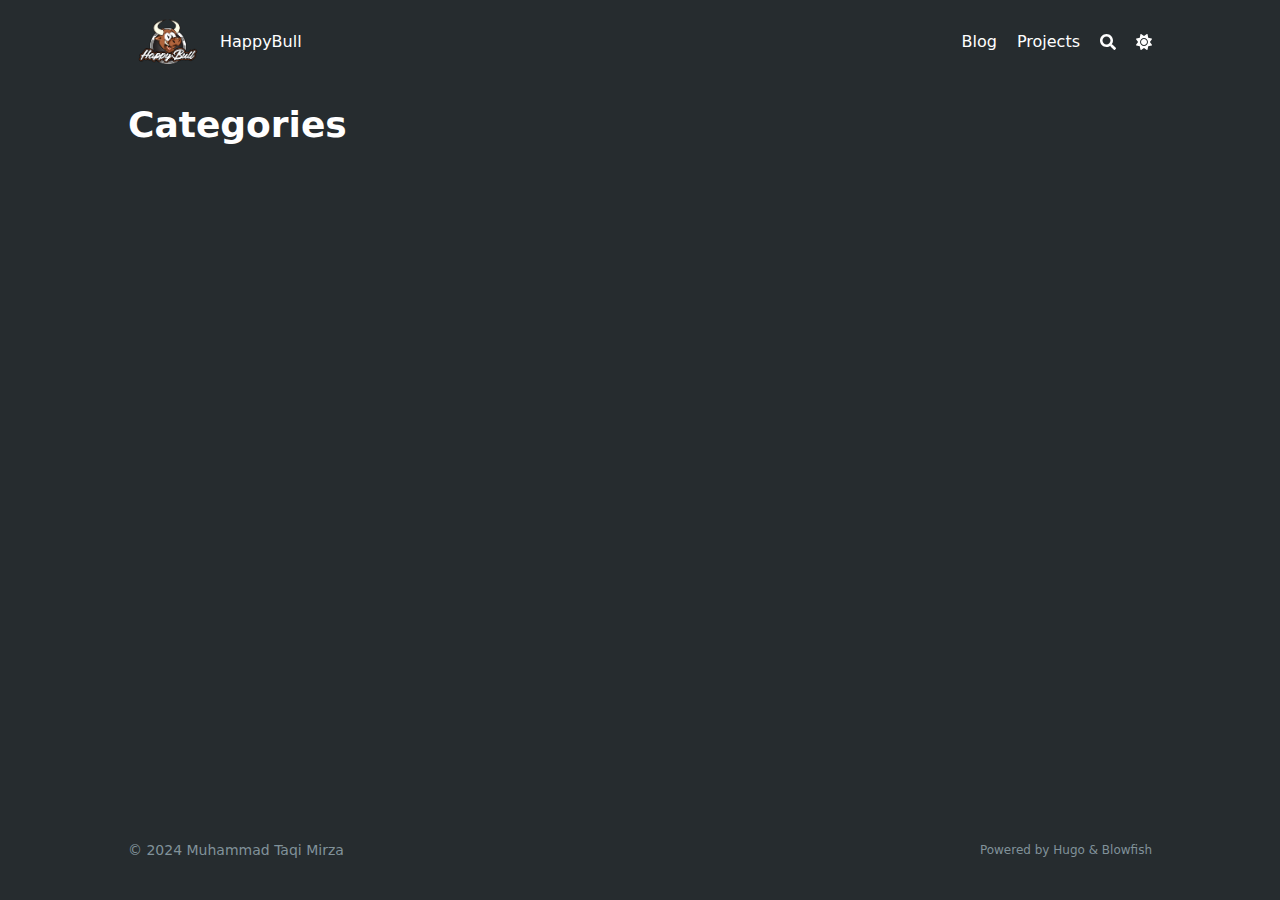
<file: public/categories/index.html>
<!DOCTYPE html>
<html lang="en" dir="ltr" class="scroll-smooth" data-default-appearance="dark"
  data-auto-appearance="true"><head>
  <meta charset="utf-8" />
  
  <meta http-equiv="content-language" content="en" />
  
  <meta name="viewport" content="width=device-width, initial-scale=1.0" />
  <meta http-equiv="X-UA-Compatible" content="ie=edge" />
  
  <title>Categories &middot; HappyBull</title>
  <meta name="title" content="Categories &middot; HappyBull" />
  
  
  
  
  
  <link rel="canonical" href="/categories/" />
  
  <link rel="alternate" type="application/rss+xml" href="/categories/index.xml" title="HappyBull" />
  
  
  
  
  
  
  
  
  
  
  <link type="text/css" rel="stylesheet" href="/css/main.bundle.min.1eac79b4b5cbbcb65d6a9b2cc9e52f5fe4c116f767e15bc64dc0c66233d32dcccb2ac19a4c282d4af90467ded7942fa5484312cb41b35a10460b9b55db0b5472.css"
    integrity="sha512-Hqx5tLXLvLZdapssyeUvX&#43;TBFvdn4VvGTcDGYjPTLczLKsGaTCgtSvkEZ97XlC&#43;lSEMSy0GzWhBGC5tV2wtUcg==" />
  
  
  <script type="text/javascript" src="/js/appearance.min.516a16745bea5a9bd011138d254cc0fd3973cd55ce6e15f3dec763e7c7c2c7448f8fe7b54cca811cb821b0c7e12cd161caace1dd794ac3d34d40937cbcc9ee12.js"
    integrity="sha512-UWoWdFvqWpvQERONJUzA/TlzzVXObhXz3sdj58fCx0SPj&#43;e1TMqBHLghsMfhLNFhyqzh3XlKw9NNQJN8vMnuEg=="></script>
  
  
  
  
  
  
  
  
  
  <script defer type="text/javascript" id="script-bundle" src="/js/main.bundle.min.fd6b3e64adc880892712c383ed85cb00e56ec202b33199c642bd5ab6f14fe04c0848fc55804a89c8c01a70a3ef1c380f5d5a8bd69cfd8c56240c47418268a0af.js"
    integrity="sha512-/Ws&#43;ZK3IgIknEsOD7YXLAOVuwgKzMZnGQr1atvFP4EwISPxVgEqJyMAacKPvHDgPXVqL1pz9jFYkDEdBgmigrw==" data-copy="" data-copied=""></script>
  
  
  <script src="/js/zoom.min.js"></script>
  
  
  
  <link rel="apple-touch-icon" sizes="180x180" href="/apple-touch-icon.png" />
  <link rel="icon" type="image/png" sizes="32x32" href="/favicon-32x32.png" />
  <link rel="icon" type="image/png" sizes="16x16" href="/favicon-16x16.png" />
  <link rel="manifest" href="/site.webmanifest" />
  
  
  
  
  
  
  
  <meta property="og:title" content="Categories" />
<meta property="og:description" content="" />
<meta property="og:type" content="website" />
<meta property="og:url" content="/categories/" />


  <meta name="twitter:card" content="summary"/><meta name="twitter:title" content="Categories"/>
<meta name="twitter:description" content=""/>

  
  

  
  
  <meta name="author" content="Muhammad Taqi Mirza" />
  
  
  
  <link href="mailto:tmirza5@outlook.com" rel="me" />
  
  
  <link href="https://github.com/tmirza5" rel="me" />
  
  
  
  

<script src="/lib/jquery/jquery.slim.min.js" integrity=""></script>





















  
  

  
  
  <meta name="theme-color"/>
  
  
</head>
<body
  class="flex flex-col h-screen px-6 m-auto text-lg leading-7 max-w-7xl bg-neutral text-neutral-900 dark:bg-neutral-800 dark:text-neutral sm:px-14 md:px-24 lg:px-32">
  <div id="the-top" class="absolute flex self-center">
    <a class="px-3 py-1 text-sm -translate-y-8 rounded-b-lg bg-primary-200 focus:translate-y-0 dark:bg-neutral-600"
      href="#main-content"><span
        class="font-bold text-primary-600 ltr:pr-2 rtl:pl-2 dark:text-primary-400">&darr;</span>Skip to main content</a>
  </div>
  
  
  <div style="padding-left:0;padding-right:0;padding-top:2px;padding-bottom:3px"
    class="main-menu flex items-center justify-between px-4 py-6 sm:px-6 md:justify-start space-x-3">
    
    
    
    <div>
        <a href="/" class="flex">
            <span class="sr-only">HappyBull</span>

            <img src="/logo.png" width="750" height="750"
                class="logo max-h-[5rem] max-w-[5rem] object-scale-down object-left nozoom" alt="HappyBull" />

        </a>
    </div>
    
    <div class="flex flex-1 items-center justify-between">
        <nav class="flex space-x-3">

            
            <a href="/" class="text-base font-medium text-gray-500 hover:text-gray-900">HappyBull</a>
            

        </nav>
        <nav class="hidden md:flex items-center space-x-5 md:ml-12 h-12">

            
            
            
  <a href="/blogs/"  class="flex items-center text-gray-500 hover:text-primary-600 dark:hover:text-primary-400">
    
    <p class="text-base font-medium" title="Blogs">
        Blog
    </p>
</a>


            
            
  <a href=""  class="flex items-center text-gray-500 hover:text-primary-600 dark:hover:text-primary-400">
    
    <p class="text-base font-medium" title="">
        Projects
    </p>
</a>


            
            

            


            
            <button id="search-button" aria-label="Search" class="text-base hover:text-primary-600 dark:hover:text-primary-400"
                title="">
                

  <span class="relative block icon">
    <svg aria-hidden="true" focusable="false" data-prefix="fas" data-icon="search" class="svg-inline--fa fa-search fa-w-16" role="img" xmlns="http://www.w3.org/2000/svg" viewBox="0 0 512 512"><path fill="currentColor" d="M505 442.7L405.3 343c-4.5-4.5-10.6-7-17-7H372c27.6-35.3 44-79.7 44-128C416 93.1 322.9 0 208 0S0 93.1 0 208s93.1 208 208 208c48.3 0 92.7-16.4 128-44v16.3c0 6.4 2.5 12.5 7 17l99.7 99.7c9.4 9.4 24.6 9.4 33.9 0l28.3-28.3c9.4-9.4 9.4-24.6.1-34zM208 336c-70.7 0-128-57.2-128-128 0-70.7 57.2-128 128-128 70.7 0 128 57.2 128 128 0 70.7-57.2 128-128 128z"/></svg>

  </span>


            </button>
            


            
            
            <div
                class="ltr:mr-14 rtl:ml-14 flex items-center">
                <button id="appearance-switcher" aria-label="Dark mode switcher" type="button" class="text-base hover:text-primary-600 dark:hover:text-primary-400">
                    <div class="flex items-center justify-center dark:hidden">
                        

  <span class="relative block icon">
    <svg xmlns="http://www.w3.org/2000/svg" viewBox="0 0 512 512"><path fill="currentColor" d="M32 256c0-123.8 100.3-224 223.8-224c11.36 0 29.7 1.668 40.9 3.746c9.616 1.777 11.75 14.63 3.279 19.44C245 86.5 211.2 144.6 211.2 207.8c0 109.7 99.71 193 208.3 172.3c9.561-1.805 16.28 9.324 10.11 16.95C387.9 448.6 324.8 480 255.8 480C132.1 480 32 379.6 32 256z"/></svg>

  </span>


                    </div>
                    <div class="items-center justify-center hidden dark:flex">
                        

  <span class="relative block icon">
    <svg xmlns="http://www.w3.org/2000/svg" viewBox="0 0 512 512"><path fill="currentColor" d="M256 159.1c-53.02 0-95.1 42.98-95.1 95.1S202.1 351.1 256 351.1s95.1-42.98 95.1-95.1S309 159.1 256 159.1zM509.3 347L446.1 255.1l63.15-91.01c6.332-9.125 1.104-21.74-9.826-23.72l-109-19.7l-19.7-109c-1.975-10.93-14.59-16.16-23.72-9.824L256 65.89L164.1 2.736c-9.125-6.332-21.74-1.107-23.72 9.824L121.6 121.6L12.56 141.3C1.633 143.2-3.596 155.9 2.736 164.1L65.89 256l-63.15 91.01c-6.332 9.125-1.105 21.74 9.824 23.72l109 19.7l19.7 109c1.975 10.93 14.59 16.16 23.72 9.824L256 446.1l91.01 63.15c9.127 6.334 21.75 1.107 23.72-9.822l19.7-109l109-19.7C510.4 368.8 515.6 356.1 509.3 347zM256 383.1c-70.69 0-127.1-57.31-127.1-127.1c0-70.69 57.31-127.1 127.1-127.1s127.1 57.3 127.1 127.1C383.1 326.7 326.7 383.1 256 383.1z"/></svg>

  </span>


                    </div>
                </button>
            </div>
            

        </nav>
        <div class="flex md:hidden items-center space-x-5 md:ml-12 h-12">

            <span></span>

            


            
            <button id="search-button-mobile" aria-label="Search" class="text-base hover:text-primary-600 dark:hover:text-primary-400"
                title="">
                

  <span class="relative block icon">
    <svg aria-hidden="true" focusable="false" data-prefix="fas" data-icon="search" class="svg-inline--fa fa-search fa-w-16" role="img" xmlns="http://www.w3.org/2000/svg" viewBox="0 0 512 512"><path fill="currentColor" d="M505 442.7L405.3 343c-4.5-4.5-10.6-7-17-7H372c27.6-35.3 44-79.7 44-128C416 93.1 322.9 0 208 0S0 93.1 0 208s93.1 208 208 208c48.3 0 92.7-16.4 128-44v16.3c0 6.4 2.5 12.5 7 17l99.7 99.7c9.4 9.4 24.6 9.4 33.9 0l28.3-28.3c9.4-9.4 9.4-24.6.1-34zM208 336c-70.7 0-128-57.2-128-128 0-70.7 57.2-128 128-128 70.7 0 128 57.2 128 128 0 70.7-57.2 128-128 128z"/></svg>

  </span>


            </button>
            

            
            
            <button id="appearance-switcher-mobile" aria-label="Dark mode switcher" type="button" class="text-base hover:text-primary-600 dark:hover:text-primary-400" style="margin-right:5px">
                <div class="flex items-center justify-center dark:hidden">
                    

  <span class="relative block icon">
    <svg xmlns="http://www.w3.org/2000/svg" viewBox="0 0 512 512"><path fill="currentColor" d="M32 256c0-123.8 100.3-224 223.8-224c11.36 0 29.7 1.668 40.9 3.746c9.616 1.777 11.75 14.63 3.279 19.44C245 86.5 211.2 144.6 211.2 207.8c0 109.7 99.71 193 208.3 172.3c9.561-1.805 16.28 9.324 10.11 16.95C387.9 448.6 324.8 480 255.8 480C132.1 480 32 379.6 32 256z"/></svg>

  </span>


                </div>
                <div class="items-center justify-center hidden dark:flex">
                    

  <span class="relative block icon">
    <svg xmlns="http://www.w3.org/2000/svg" viewBox="0 0 512 512"><path fill="currentColor" d="M256 159.1c-53.02 0-95.1 42.98-95.1 95.1S202.1 351.1 256 351.1s95.1-42.98 95.1-95.1S309 159.1 256 159.1zM509.3 347L446.1 255.1l63.15-91.01c6.332-9.125 1.104-21.74-9.826-23.72l-109-19.7l-19.7-109c-1.975-10.93-14.59-16.16-23.72-9.824L256 65.89L164.1 2.736c-9.125-6.332-21.74-1.107-23.72 9.824L121.6 121.6L12.56 141.3C1.633 143.2-3.596 155.9 2.736 164.1L65.89 256l-63.15 91.01c-6.332 9.125-1.105 21.74 9.824 23.72l109 19.7l19.7 109c1.975 10.93 14.59 16.16 23.72 9.824L256 446.1l91.01 63.15c9.127 6.334 21.75 1.107 23.72-9.822l19.7-109l109-19.7C510.4 368.8 515.6 356.1 509.3 347zM256 383.1c-70.69 0-127.1-57.31-127.1-127.1c0-70.69 57.31-127.1 127.1-127.1s127.1 57.3 127.1 127.1C383.1 326.7 326.7 383.1 256 383.1z"/></svg>

  </span>


                </div>
            </button>
            

        </div>
    </div>
    <div class="-my-2 -mr-2 md:hidden">

        <label id="menu-button" for="menu-controller" class="block">
            <input type="checkbox" id="menu-controller" class="hidden" />
            
            <div class="cursor-pointer hover:text-primary-600 dark:hover:text-primary-400">
                

  <span class="relative block icon">
    <svg xmlns="http://www.w3.org/2000/svg" viewBox="0 0 448 512"><path fill="currentColor" d="M0 96C0 78.33 14.33 64 32 64H416C433.7 64 448 78.33 448 96C448 113.7 433.7 128 416 128H32C14.33 128 0 113.7 0 96zM0 256C0 238.3 14.33 224 32 224H416C433.7 224 448 238.3 448 256C448 273.7 433.7 288 416 288H32C14.33 288 0 273.7 0 256zM416 448H32C14.33 448 0 433.7 0 416C0 398.3 14.33 384 32 384H416C433.7 384 448 398.3 448 416C448 433.7 433.7 448 416 448z"/></svg>

  </span>


            </div>
            <div id="menu-wrapper" style="padding-top:5px;"
                class="fixed inset-0 z-30 invisible w-screen h-screen m-0 overflow-auto transition-opacity opacity-0 cursor-default bg-neutral-100/50 backdrop-blur-sm dark:bg-neutral-900/50">
                <ul
                    class="flex space-y-2 mt-3 flex-col items-end w-full px-6 py-6 mx-auto overflow-visible list-none ltr:text-right rtl:text-left max-w-7xl">

                    <li>
                        <span
                            class="cursor-pointer inline-block align-text-bottom hover:text-primary-600 dark:hover:text-primary-400">

  <span class="relative block icon">
    <svg xmlns="http://www.w3.org/2000/svg" viewBox="0 0 320 512"><path fill="currentColor" d="M310.6 361.4c12.5 12.5 12.5 32.75 0 45.25C304.4 412.9 296.2 416 288 416s-16.38-3.125-22.62-9.375L160 301.3L54.63 406.6C48.38 412.9 40.19 416 32 416S15.63 412.9 9.375 406.6c-12.5-12.5-12.5-32.75 0-45.25l105.4-105.4L9.375 150.6c-12.5-12.5-12.5-32.75 0-45.25s32.75-12.5 45.25 0L160 210.8l105.4-105.4c12.5-12.5 32.75-12.5 45.25 0s12.5 32.75 0 45.25l-105.4 105.4L310.6 361.4z"/></svg>

  </span>

</span>
                    </li>

                    

                    
  <li class="mt-1">
    <a href="/blogs/"  class="flex items-center text-gray-500 hover:text-primary-600 dark:hover:text-primary-400">
        
        <p class="text-bg font-bg" title="Blogs">
            Blog
        </p>
    </a>
</li>



                    

                    
  <li class="mt-1">
    <a href=""  class="flex items-center text-gray-500 hover:text-primary-600 dark:hover:text-primary-400">
        
        <p class="text-bg font-bg" title="">
            Projects
        </p>
    </a>
</li>



                    

                </ul>
                
                

            </div>
        </label>
    </div>
</div>





  
  <div class="relative flex flex-col grow">
    <main id="main-content" class="grow">
      


 

  <header>
    
    <h1 class="mt-5 text-4xl font-extrabold text-neutral-900 dark:text-neutral">Categories</h1>
    <div class="mt-1 mb-2 text-base text-neutral-500 dark:text-neutral-400 print:hidden">
      





















<div class="flex flex-row flex-wrap items-center">
  
  
</div>


    </div>
  </header>
  
  <script>
    var oid = "views_taxonomy_categories"
    var oid_likes = "likes_taxonomy_categories"
  </script>
  
  
  <script type="text/javascript" src="/js/page.min.5b1bad196a6075a1e11bae1dc95f24f67b610948a00525e347566c5a62338ea78f1c7224ab9a53873dcdb2a1a7d7d391b8a8ef45561297f68806c01315b0c4f6.js" integrity="sha512-WxutGWpgdaHhG64dyV8k9nthCUigBSXjR1ZsWmIzjqePHHIkq5pThz3NsqGn19ORuKjvRVYSl/aIBsATFbDE9g=="></script>
  

  

  <section class="flex flex-wrap max-w-prose -mx-2 overflow-hidden">
    
  </section>

  



      
    </main><footer id="site-footer" class="py-10 print:hidden">
  
  
    
  
  <div class="flex items-center justify-between">

    
    
    <p class="text-sm text-neutral-500 dark:text-neutral-400">
      &copy;
      2024
      Muhammad Taqi Mirza
    </p>
    

    
    
    <p class="text-xs text-neutral-500 dark:text-neutral-400">
      
      
      Powered by <a class="hover:underline hover:decoration-primary-400 hover:text-primary-500"
        href="https://gohugo.io/" target="_blank" rel="noopener noreferrer">Hugo</a> &amp; <a class="hover:underline hover:decoration-primary-400 hover:text-primary-500"
        href="https://blowfish.page/" target="_blank" rel="noopener noreferrer">Blowfish</a>
    </p>
    

  </div>
  <script>
    
    mediumZoom(document.querySelectorAll("img:not(.nozoom)"), {
      margin: 24,
      background: 'rgba(0,0,0,0.5)',
      scrollOffset: 0,
    })
    
  </script>
  
  
  <script type="text/javascript" src="/js/process.min.62060bb247f4de2b6dde45903668fefb68d792f365587605177b1227c0cf43588701edaca0cb40e2c8e2789bd5ce67c1d2a215b9fb258c3496a7cd25e7cb5fdf.js" integrity="sha512-YgYLskf03itt3kWQNmj&#43;&#43;2jXkvNlWHYFF3sSJ8DPQ1iHAe2soMtA4sjieJvVzmfB0qIVufsljDSWp80l58tf3w=="></script>
  
  
</footer><div
  id="search-wrapper"
  class="invisible fixed inset-0 flex h-screen w-screen cursor-default flex-col bg-neutral-500/50 p-4 backdrop-blur-sm dark:bg-neutral-900/50 sm:p-6 md:p-[10vh] lg:p-[12vh]"
  data-url=""
  style="z-index:500"
>
  <div
    id="search-modal"
    class="flex flex-col w-full max-w-3xl min-h-0 mx-auto border rounded-md shadow-lg top-20 border-neutral-200 bg-neutral dark:border-neutral-700 dark:bg-neutral-800"
  >
    <header class="relative z-10 flex items-center justify-between flex-none px-2">
      <form class="flex items-center flex-auto min-w-0">
        <div class="flex items-center justify-center w-8 h-8 text-neutral-400">
          

  <span class="relative block icon">
    <svg aria-hidden="true" focusable="false" data-prefix="fas" data-icon="search" class="svg-inline--fa fa-search fa-w-16" role="img" xmlns="http://www.w3.org/2000/svg" viewBox="0 0 512 512"><path fill="currentColor" d="M505 442.7L405.3 343c-4.5-4.5-10.6-7-17-7H372c27.6-35.3 44-79.7 44-128C416 93.1 322.9 0 208 0S0 93.1 0 208s93.1 208 208 208c48.3 0 92.7-16.4 128-44v16.3c0 6.4 2.5 12.5 7 17l99.7 99.7c9.4 9.4 24.6 9.4 33.9 0l28.3-28.3c9.4-9.4 9.4-24.6.1-34zM208 336c-70.7 0-128-57.2-128-128 0-70.7 57.2-128 128-128 70.7 0 128 57.2 128 128 0 70.7-57.2 128-128 128z"/></svg>

  </span>


        </div>
        <input
          type="search"
          id="search-query"
          class="flex flex-auto h-12 mx-1 bg-transparent appearance-none focus:outline-dotted focus:outline-2 focus:outline-transparent"
          placeholder="Search"
          tabindex="0"
        />
      </form>
      <button
        id="close-search-button"
        class="flex items-center justify-center w-8 h-8 text-neutral-700 hover:text-primary-600 dark:text-neutral dark:hover:text-primary-400"
        title="Close (Esc)"
      >
        

  <span class="relative block icon">
    <svg xmlns="http://www.w3.org/2000/svg" viewBox="0 0 320 512"><path fill="currentColor" d="M310.6 361.4c12.5 12.5 12.5 32.75 0 45.25C304.4 412.9 296.2 416 288 416s-16.38-3.125-22.62-9.375L160 301.3L54.63 406.6C48.38 412.9 40.19 416 32 416S15.63 412.9 9.375 406.6c-12.5-12.5-12.5-32.75 0-45.25l105.4-105.4L9.375 150.6c-12.5-12.5-12.5-32.75 0-45.25s32.75-12.5 45.25 0L160 210.8l105.4-105.4c12.5-12.5 32.75-12.5 45.25 0s12.5 32.75 0 45.25l-105.4 105.4L310.6 361.4z"/></svg>

  </span>


      </button>
    </header>
    <section class="flex-auto px-2 overflow-auto">
      <ul id="search-results">
        
      </ul>
    </section>
  </div>
</div>

  </div>
</body>

</html>
</file>
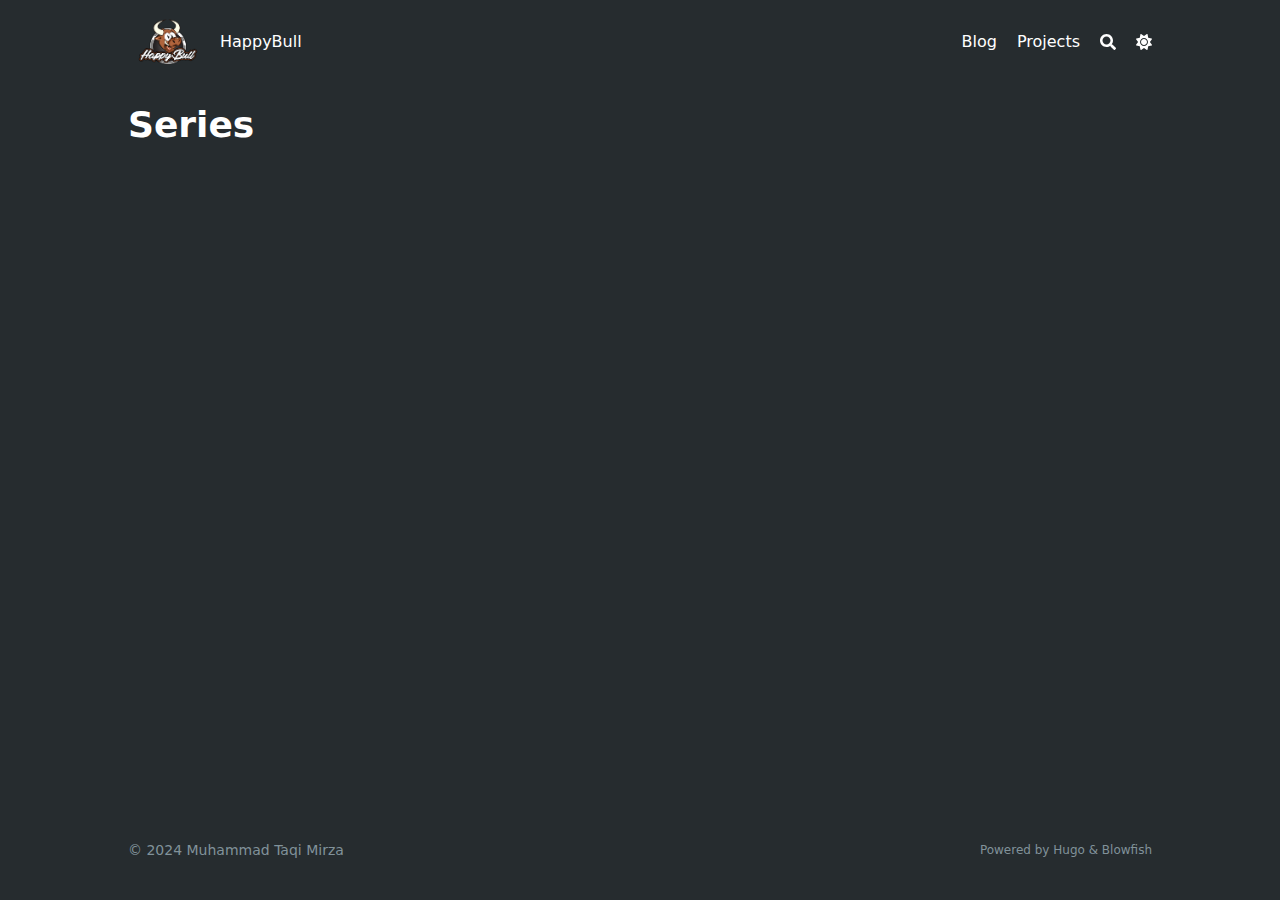
<file: public/series/index.html>
<!DOCTYPE html>
<html lang="en" dir="ltr" class="scroll-smooth" data-default-appearance="dark"
  data-auto-appearance="true"><head>
  <meta charset="utf-8" />
  
  <meta http-equiv="content-language" content="en" />
  
  <meta name="viewport" content="width=device-width, initial-scale=1.0" />
  <meta http-equiv="X-UA-Compatible" content="ie=edge" />
  
  <title>Series &middot; HappyBull</title>
  <meta name="title" content="Series &middot; HappyBull" />
  
  
  
  
  
  <link rel="canonical" href="/series/" />
  
  <link rel="alternate" type="application/rss+xml" href="/series/index.xml" title="HappyBull" />
  
  
  
  
  
  
  
  
  
  
  <link type="text/css" rel="stylesheet" href="/css/main.bundle.min.1eac79b4b5cbbcb65d6a9b2cc9e52f5fe4c116f767e15bc64dc0c66233d32dcccb2ac19a4c282d4af90467ded7942fa5484312cb41b35a10460b9b55db0b5472.css"
    integrity="sha512-Hqx5tLXLvLZdapssyeUvX&#43;TBFvdn4VvGTcDGYjPTLczLKsGaTCgtSvkEZ97XlC&#43;lSEMSy0GzWhBGC5tV2wtUcg==" />
  
  
  <script type="text/javascript" src="/js/appearance.min.516a16745bea5a9bd011138d254cc0fd3973cd55ce6e15f3dec763e7c7c2c7448f8fe7b54cca811cb821b0c7e12cd161caace1dd794ac3d34d40937cbcc9ee12.js"
    integrity="sha512-UWoWdFvqWpvQERONJUzA/TlzzVXObhXz3sdj58fCx0SPj&#43;e1TMqBHLghsMfhLNFhyqzh3XlKw9NNQJN8vMnuEg=="></script>
  
  
  
  
  
  
  
  
  
  <script defer type="text/javascript" id="script-bundle" src="/js/main.bundle.min.fd6b3e64adc880892712c383ed85cb00e56ec202b33199c642bd5ab6f14fe04c0848fc55804a89c8c01a70a3ef1c380f5d5a8bd69cfd8c56240c47418268a0af.js"
    integrity="sha512-/Ws&#43;ZK3IgIknEsOD7YXLAOVuwgKzMZnGQr1atvFP4EwISPxVgEqJyMAacKPvHDgPXVqL1pz9jFYkDEdBgmigrw==" data-copy="" data-copied=""></script>
  
  
  <script src="/js/zoom.min.js"></script>
  
  
  
  <link rel="apple-touch-icon" sizes="180x180" href="/apple-touch-icon.png" />
  <link rel="icon" type="image/png" sizes="32x32" href="/favicon-32x32.png" />
  <link rel="icon" type="image/png" sizes="16x16" href="/favicon-16x16.png" />
  <link rel="manifest" href="/site.webmanifest" />
  
  
  
  
  
  
  
  <meta property="og:title" content="Series" />
<meta property="og:description" content="" />
<meta property="og:type" content="website" />
<meta property="og:url" content="/series/" />


  <meta name="twitter:card" content="summary"/><meta name="twitter:title" content="Series"/>
<meta name="twitter:description" content=""/>

  
  

  
  
  <meta name="author" content="Muhammad Taqi Mirza" />
  
  
  
  <link href="mailto:tmirza5@outlook.com" rel="me" />
  
  
  <link href="https://github.com/tmirza5" rel="me" />
  
  
  
  

<script src="/lib/jquery/jquery.slim.min.js" integrity=""></script>





















  
  

  
  
  <meta name="theme-color"/>
  
  
</head>
<body
  class="flex flex-col h-screen px-6 m-auto text-lg leading-7 max-w-7xl bg-neutral text-neutral-900 dark:bg-neutral-800 dark:text-neutral sm:px-14 md:px-24 lg:px-32">
  <div id="the-top" class="absolute flex self-center">
    <a class="px-3 py-1 text-sm -translate-y-8 rounded-b-lg bg-primary-200 focus:translate-y-0 dark:bg-neutral-600"
      href="#main-content"><span
        class="font-bold text-primary-600 ltr:pr-2 rtl:pl-2 dark:text-primary-400">&darr;</span>Skip to main content</a>
  </div>
  
  
  <div style="padding-left:0;padding-right:0;padding-top:2px;padding-bottom:3px"
    class="main-menu flex items-center justify-between px-4 py-6 sm:px-6 md:justify-start space-x-3">
    
    
    
    <div>
        <a href="/" class="flex">
            <span class="sr-only">HappyBull</span>

            <img src="/logo.png" width="750" height="750"
                class="logo max-h-[5rem] max-w-[5rem] object-scale-down object-left nozoom" alt="HappyBull" />

        </a>
    </div>
    
    <div class="flex flex-1 items-center justify-between">
        <nav class="flex space-x-3">

            
            <a href="/" class="text-base font-medium text-gray-500 hover:text-gray-900">HappyBull</a>
            

        </nav>
        <nav class="hidden md:flex items-center space-x-5 md:ml-12 h-12">

            
            
            
  <a href="/blogs/"  class="flex items-center text-gray-500 hover:text-primary-600 dark:hover:text-primary-400">
    
    <p class="text-base font-medium" title="Blogs">
        Blog
    </p>
</a>


            
            
  <a href=""  class="flex items-center text-gray-500 hover:text-primary-600 dark:hover:text-primary-400">
    
    <p class="text-base font-medium" title="">
        Projects
    </p>
</a>


            
            

            


            
            <button id="search-button" aria-label="Search" class="text-base hover:text-primary-600 dark:hover:text-primary-400"
                title="">
                

  <span class="relative block icon">
    <svg aria-hidden="true" focusable="false" data-prefix="fas" data-icon="search" class="svg-inline--fa fa-search fa-w-16" role="img" xmlns="http://www.w3.org/2000/svg" viewBox="0 0 512 512"><path fill="currentColor" d="M505 442.7L405.3 343c-4.5-4.5-10.6-7-17-7H372c27.6-35.3 44-79.7 44-128C416 93.1 322.9 0 208 0S0 93.1 0 208s93.1 208 208 208c48.3 0 92.7-16.4 128-44v16.3c0 6.4 2.5 12.5 7 17l99.7 99.7c9.4 9.4 24.6 9.4 33.9 0l28.3-28.3c9.4-9.4 9.4-24.6.1-34zM208 336c-70.7 0-128-57.2-128-128 0-70.7 57.2-128 128-128 70.7 0 128 57.2 128 128 0 70.7-57.2 128-128 128z"/></svg>

  </span>


            </button>
            


            
            
            <div
                class="ltr:mr-14 rtl:ml-14 flex items-center">
                <button id="appearance-switcher" aria-label="Dark mode switcher" type="button" class="text-base hover:text-primary-600 dark:hover:text-primary-400">
                    <div class="flex items-center justify-center dark:hidden">
                        

  <span class="relative block icon">
    <svg xmlns="http://www.w3.org/2000/svg" viewBox="0 0 512 512"><path fill="currentColor" d="M32 256c0-123.8 100.3-224 223.8-224c11.36 0 29.7 1.668 40.9 3.746c9.616 1.777 11.75 14.63 3.279 19.44C245 86.5 211.2 144.6 211.2 207.8c0 109.7 99.71 193 208.3 172.3c9.561-1.805 16.28 9.324 10.11 16.95C387.9 448.6 324.8 480 255.8 480C132.1 480 32 379.6 32 256z"/></svg>

  </span>


                    </div>
                    <div class="items-center justify-center hidden dark:flex">
                        

  <span class="relative block icon">
    <svg xmlns="http://www.w3.org/2000/svg" viewBox="0 0 512 512"><path fill="currentColor" d="M256 159.1c-53.02 0-95.1 42.98-95.1 95.1S202.1 351.1 256 351.1s95.1-42.98 95.1-95.1S309 159.1 256 159.1zM509.3 347L446.1 255.1l63.15-91.01c6.332-9.125 1.104-21.74-9.826-23.72l-109-19.7l-19.7-109c-1.975-10.93-14.59-16.16-23.72-9.824L256 65.89L164.1 2.736c-9.125-6.332-21.74-1.107-23.72 9.824L121.6 121.6L12.56 141.3C1.633 143.2-3.596 155.9 2.736 164.1L65.89 256l-63.15 91.01c-6.332 9.125-1.105 21.74 9.824 23.72l109 19.7l19.7 109c1.975 10.93 14.59 16.16 23.72 9.824L256 446.1l91.01 63.15c9.127 6.334 21.75 1.107 23.72-9.822l19.7-109l109-19.7C510.4 368.8 515.6 356.1 509.3 347zM256 383.1c-70.69 0-127.1-57.31-127.1-127.1c0-70.69 57.31-127.1 127.1-127.1s127.1 57.3 127.1 127.1C383.1 326.7 326.7 383.1 256 383.1z"/></svg>

  </span>


                    </div>
                </button>
            </div>
            

        </nav>
        <div class="flex md:hidden items-center space-x-5 md:ml-12 h-12">

            <span></span>

            


            
            <button id="search-button-mobile" aria-label="Search" class="text-base hover:text-primary-600 dark:hover:text-primary-400"
                title="">
                

  <span class="relative block icon">
    <svg aria-hidden="true" focusable="false" data-prefix="fas" data-icon="search" class="svg-inline--fa fa-search fa-w-16" role="img" xmlns="http://www.w3.org/2000/svg" viewBox="0 0 512 512"><path fill="currentColor" d="M505 442.7L405.3 343c-4.5-4.5-10.6-7-17-7H372c27.6-35.3 44-79.7 44-128C416 93.1 322.9 0 208 0S0 93.1 0 208s93.1 208 208 208c48.3 0 92.7-16.4 128-44v16.3c0 6.4 2.5 12.5 7 17l99.7 99.7c9.4 9.4 24.6 9.4 33.9 0l28.3-28.3c9.4-9.4 9.4-24.6.1-34zM208 336c-70.7 0-128-57.2-128-128 0-70.7 57.2-128 128-128 70.7 0 128 57.2 128 128 0 70.7-57.2 128-128 128z"/></svg>

  </span>


            </button>
            

            
            
            <button id="appearance-switcher-mobile" aria-label="Dark mode switcher" type="button" class="text-base hover:text-primary-600 dark:hover:text-primary-400" style="margin-right:5px">
                <div class="flex items-center justify-center dark:hidden">
                    

  <span class="relative block icon">
    <svg xmlns="http://www.w3.org/2000/svg" viewBox="0 0 512 512"><path fill="currentColor" d="M32 256c0-123.8 100.3-224 223.8-224c11.36 0 29.7 1.668 40.9 3.746c9.616 1.777 11.75 14.63 3.279 19.44C245 86.5 211.2 144.6 211.2 207.8c0 109.7 99.71 193 208.3 172.3c9.561-1.805 16.28 9.324 10.11 16.95C387.9 448.6 324.8 480 255.8 480C132.1 480 32 379.6 32 256z"/></svg>

  </span>


                </div>
                <div class="items-center justify-center hidden dark:flex">
                    

  <span class="relative block icon">
    <svg xmlns="http://www.w3.org/2000/svg" viewBox="0 0 512 512"><path fill="currentColor" d="M256 159.1c-53.02 0-95.1 42.98-95.1 95.1S202.1 351.1 256 351.1s95.1-42.98 95.1-95.1S309 159.1 256 159.1zM509.3 347L446.1 255.1l63.15-91.01c6.332-9.125 1.104-21.74-9.826-23.72l-109-19.7l-19.7-109c-1.975-10.93-14.59-16.16-23.72-9.824L256 65.89L164.1 2.736c-9.125-6.332-21.74-1.107-23.72 9.824L121.6 121.6L12.56 141.3C1.633 143.2-3.596 155.9 2.736 164.1L65.89 256l-63.15 91.01c-6.332 9.125-1.105 21.74 9.824 23.72l109 19.7l19.7 109c1.975 10.93 14.59 16.16 23.72 9.824L256 446.1l91.01 63.15c9.127 6.334 21.75 1.107 23.72-9.822l19.7-109l109-19.7C510.4 368.8 515.6 356.1 509.3 347zM256 383.1c-70.69 0-127.1-57.31-127.1-127.1c0-70.69 57.31-127.1 127.1-127.1s127.1 57.3 127.1 127.1C383.1 326.7 326.7 383.1 256 383.1z"/></svg>

  </span>


                </div>
            </button>
            

        </div>
    </div>
    <div class="-my-2 -mr-2 md:hidden">

        <label id="menu-button" for="menu-controller" class="block">
            <input type="checkbox" id="menu-controller" class="hidden" />
            
            <div class="cursor-pointer hover:text-primary-600 dark:hover:text-primary-400">
                

  <span class="relative block icon">
    <svg xmlns="http://www.w3.org/2000/svg" viewBox="0 0 448 512"><path fill="currentColor" d="M0 96C0 78.33 14.33 64 32 64H416C433.7 64 448 78.33 448 96C448 113.7 433.7 128 416 128H32C14.33 128 0 113.7 0 96zM0 256C0 238.3 14.33 224 32 224H416C433.7 224 448 238.3 448 256C448 273.7 433.7 288 416 288H32C14.33 288 0 273.7 0 256zM416 448H32C14.33 448 0 433.7 0 416C0 398.3 14.33 384 32 384H416C433.7 384 448 398.3 448 416C448 433.7 433.7 448 416 448z"/></svg>

  </span>


            </div>
            <div id="menu-wrapper" style="padding-top:5px;"
                class="fixed inset-0 z-30 invisible w-screen h-screen m-0 overflow-auto transition-opacity opacity-0 cursor-default bg-neutral-100/50 backdrop-blur-sm dark:bg-neutral-900/50">
                <ul
                    class="flex space-y-2 mt-3 flex-col items-end w-full px-6 py-6 mx-auto overflow-visible list-none ltr:text-right rtl:text-left max-w-7xl">

                    <li>
                        <span
                            class="cursor-pointer inline-block align-text-bottom hover:text-primary-600 dark:hover:text-primary-400">

  <span class="relative block icon">
    <svg xmlns="http://www.w3.org/2000/svg" viewBox="0 0 320 512"><path fill="currentColor" d="M310.6 361.4c12.5 12.5 12.5 32.75 0 45.25C304.4 412.9 296.2 416 288 416s-16.38-3.125-22.62-9.375L160 301.3L54.63 406.6C48.38 412.9 40.19 416 32 416S15.63 412.9 9.375 406.6c-12.5-12.5-12.5-32.75 0-45.25l105.4-105.4L9.375 150.6c-12.5-12.5-12.5-32.75 0-45.25s32.75-12.5 45.25 0L160 210.8l105.4-105.4c12.5-12.5 32.75-12.5 45.25 0s12.5 32.75 0 45.25l-105.4 105.4L310.6 361.4z"/></svg>

  </span>

</span>
                    </li>

                    

                    
  <li class="mt-1">
    <a href="/blogs/"  class="flex items-center text-gray-500 hover:text-primary-600 dark:hover:text-primary-400">
        
        <p class="text-bg font-bg" title="Blogs">
            Blog
        </p>
    </a>
</li>



                    

                    
  <li class="mt-1">
    <a href=""  class="flex items-center text-gray-500 hover:text-primary-600 dark:hover:text-primary-400">
        
        <p class="text-bg font-bg" title="">
            Projects
        </p>
    </a>
</li>



                    

                </ul>
                
                

            </div>
        </label>
    </div>
</div>





  
  <div class="relative flex flex-col grow">
    <main id="main-content" class="grow">
      


 

  <header>
    
    <h1 class="mt-5 text-4xl font-extrabold text-neutral-900 dark:text-neutral">Series</h1>
    <div class="mt-1 mb-2 text-base text-neutral-500 dark:text-neutral-400 print:hidden">
      





















<div class="flex flex-row flex-wrap items-center">
  
  
</div>


    </div>
  </header>
  
  <script>
    var oid = "views_taxonomy_series"
    var oid_likes = "likes_taxonomy_series"
  </script>
  
  
  <script type="text/javascript" src="/js/page.min.5b1bad196a6075a1e11bae1dc95f24f67b610948a00525e347566c5a62338ea78f1c7224ab9a53873dcdb2a1a7d7d391b8a8ef45561297f68806c01315b0c4f6.js" integrity="sha512-WxutGWpgdaHhG64dyV8k9nthCUigBSXjR1ZsWmIzjqePHHIkq5pThz3NsqGn19ORuKjvRVYSl/aIBsATFbDE9g=="></script>
  

  

  <section class="flex flex-wrap max-w-prose -mx-2 overflow-hidden">
    
  </section>

  



      
    </main><footer id="site-footer" class="py-10 print:hidden">
  
  
    
  
  <div class="flex items-center justify-between">

    
    
    <p class="text-sm text-neutral-500 dark:text-neutral-400">
      &copy;
      2024
      Muhammad Taqi Mirza
    </p>
    

    
    
    <p class="text-xs text-neutral-500 dark:text-neutral-400">
      
      
      Powered by <a class="hover:underline hover:decoration-primary-400 hover:text-primary-500"
        href="https://gohugo.io/" target="_blank" rel="noopener noreferrer">Hugo</a> &amp; <a class="hover:underline hover:decoration-primary-400 hover:text-primary-500"
        href="https://blowfish.page/" target="_blank" rel="noopener noreferrer">Blowfish</a>
    </p>
    

  </div>
  <script>
    
    mediumZoom(document.querySelectorAll("img:not(.nozoom)"), {
      margin: 24,
      background: 'rgba(0,0,0,0.5)',
      scrollOffset: 0,
    })
    
  </script>
  
  
  <script type="text/javascript" src="/js/process.min.62060bb247f4de2b6dde45903668fefb68d792f365587605177b1227c0cf43588701edaca0cb40e2c8e2789bd5ce67c1d2a215b9fb258c3496a7cd25e7cb5fdf.js" integrity="sha512-YgYLskf03itt3kWQNmj&#43;&#43;2jXkvNlWHYFF3sSJ8DPQ1iHAe2soMtA4sjieJvVzmfB0qIVufsljDSWp80l58tf3w=="></script>
  
  
</footer><div
  id="search-wrapper"
  class="invisible fixed inset-0 flex h-screen w-screen cursor-default flex-col bg-neutral-500/50 p-4 backdrop-blur-sm dark:bg-neutral-900/50 sm:p-6 md:p-[10vh] lg:p-[12vh]"
  data-url=""
  style="z-index:500"
>
  <div
    id="search-modal"
    class="flex flex-col w-full max-w-3xl min-h-0 mx-auto border rounded-md shadow-lg top-20 border-neutral-200 bg-neutral dark:border-neutral-700 dark:bg-neutral-800"
  >
    <header class="relative z-10 flex items-center justify-between flex-none px-2">
      <form class="flex items-center flex-auto min-w-0">
        <div class="flex items-center justify-center w-8 h-8 text-neutral-400">
          

  <span class="relative block icon">
    <svg aria-hidden="true" focusable="false" data-prefix="fas" data-icon="search" class="svg-inline--fa fa-search fa-w-16" role="img" xmlns="http://www.w3.org/2000/svg" viewBox="0 0 512 512"><path fill="currentColor" d="M505 442.7L405.3 343c-4.5-4.5-10.6-7-17-7H372c27.6-35.3 44-79.7 44-128C416 93.1 322.9 0 208 0S0 93.1 0 208s93.1 208 208 208c48.3 0 92.7-16.4 128-44v16.3c0 6.4 2.5 12.5 7 17l99.7 99.7c9.4 9.4 24.6 9.4 33.9 0l28.3-28.3c9.4-9.4 9.4-24.6.1-34zM208 336c-70.7 0-128-57.2-128-128 0-70.7 57.2-128 128-128 70.7 0 128 57.2 128 128 0 70.7-57.2 128-128 128z"/></svg>

  </span>


        </div>
        <input
          type="search"
          id="search-query"
          class="flex flex-auto h-12 mx-1 bg-transparent appearance-none focus:outline-dotted focus:outline-2 focus:outline-transparent"
          placeholder="Search"
          tabindex="0"
        />
      </form>
      <button
        id="close-search-button"
        class="flex items-center justify-center w-8 h-8 text-neutral-700 hover:text-primary-600 dark:text-neutral dark:hover:text-primary-400"
        title="Close (Esc)"
      >
        

  <span class="relative block icon">
    <svg xmlns="http://www.w3.org/2000/svg" viewBox="0 0 320 512"><path fill="currentColor" d="M310.6 361.4c12.5 12.5 12.5 32.75 0 45.25C304.4 412.9 296.2 416 288 416s-16.38-3.125-22.62-9.375L160 301.3L54.63 406.6C48.38 412.9 40.19 416 32 416S15.63 412.9 9.375 406.6c-12.5-12.5-12.5-32.75 0-45.25l105.4-105.4L9.375 150.6c-12.5-12.5-12.5-32.75 0-45.25s32.75-12.5 45.25 0L160 210.8l105.4-105.4c12.5-12.5 32.75-12.5 45.25 0s12.5 32.75 0 45.25l-105.4 105.4L310.6 361.4z"/></svg>

  </span>


      </button>
    </header>
    <section class="flex-auto px-2 overflow-auto">
      <ul id="search-results">
        
      </ul>
    </section>
  </div>
</div>

  </div>
</body>

</html>
</file>
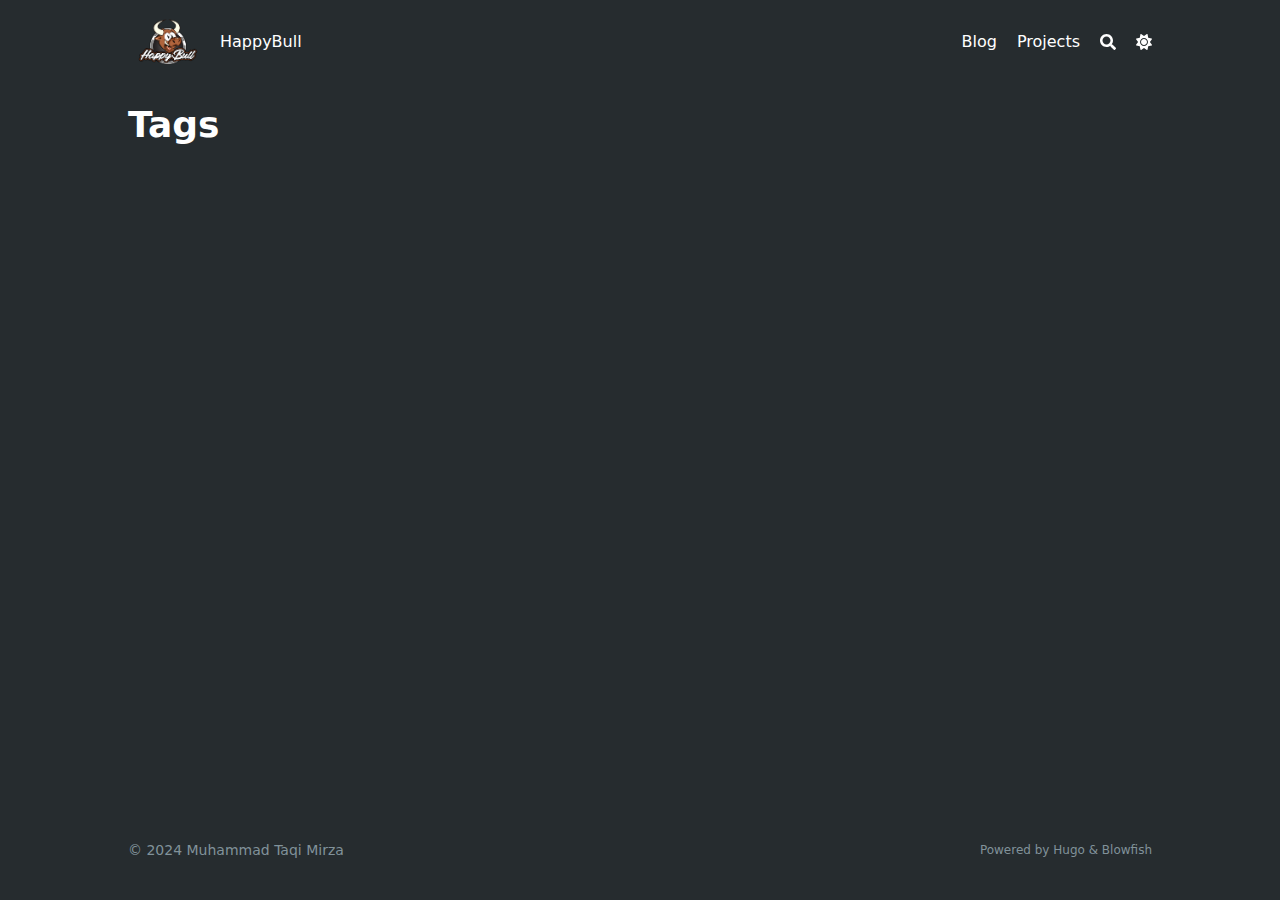
<file: public/tags/index.html>
<!DOCTYPE html>
<html lang="en" dir="ltr" class="scroll-smooth" data-default-appearance="dark"
  data-auto-appearance="true"><head>
  <meta charset="utf-8" />
  
  <meta http-equiv="content-language" content="en" />
  
  <meta name="viewport" content="width=device-width, initial-scale=1.0" />
  <meta http-equiv="X-UA-Compatible" content="ie=edge" />
  
  <title>Tags &middot; HappyBull</title>
  <meta name="title" content="Tags &middot; HappyBull" />
  
  
  
  
  
  <link rel="canonical" href="/tags/" />
  
  <link rel="alternate" type="application/rss+xml" href="/tags/index.xml" title="HappyBull" />
  
  
  
  
  
  
  
  
  
  
  <link type="text/css" rel="stylesheet" href="/css/main.bundle.min.1eac79b4b5cbbcb65d6a9b2cc9e52f5fe4c116f767e15bc64dc0c66233d32dcccb2ac19a4c282d4af90467ded7942fa5484312cb41b35a10460b9b55db0b5472.css"
    integrity="sha512-Hqx5tLXLvLZdapssyeUvX&#43;TBFvdn4VvGTcDGYjPTLczLKsGaTCgtSvkEZ97XlC&#43;lSEMSy0GzWhBGC5tV2wtUcg==" />
  
  
  <script type="text/javascript" src="/js/appearance.min.516a16745bea5a9bd011138d254cc0fd3973cd55ce6e15f3dec763e7c7c2c7448f8fe7b54cca811cb821b0c7e12cd161caace1dd794ac3d34d40937cbcc9ee12.js"
    integrity="sha512-UWoWdFvqWpvQERONJUzA/TlzzVXObhXz3sdj58fCx0SPj&#43;e1TMqBHLghsMfhLNFhyqzh3XlKw9NNQJN8vMnuEg=="></script>
  
  
  
  
  
  
  
  
  
  <script defer type="text/javascript" id="script-bundle" src="/js/main.bundle.min.fd6b3e64adc880892712c383ed85cb00e56ec202b33199c642bd5ab6f14fe04c0848fc55804a89c8c01a70a3ef1c380f5d5a8bd69cfd8c56240c47418268a0af.js"
    integrity="sha512-/Ws&#43;ZK3IgIknEsOD7YXLAOVuwgKzMZnGQr1atvFP4EwISPxVgEqJyMAacKPvHDgPXVqL1pz9jFYkDEdBgmigrw==" data-copy="" data-copied=""></script>
  
  
  <script src="/js/zoom.min.js"></script>
  
  
  
  <link rel="apple-touch-icon" sizes="180x180" href="/apple-touch-icon.png" />
  <link rel="icon" type="image/png" sizes="32x32" href="/favicon-32x32.png" />
  <link rel="icon" type="image/png" sizes="16x16" href="/favicon-16x16.png" />
  <link rel="manifest" href="/site.webmanifest" />
  
  
  
  
  
  
  
  <meta property="og:title" content="Tags" />
<meta property="og:description" content="" />
<meta property="og:type" content="website" />
<meta property="og:url" content="/tags/" />


  <meta name="twitter:card" content="summary"/><meta name="twitter:title" content="Tags"/>
<meta name="twitter:description" content=""/>

  
  

  
  
  <meta name="author" content="Muhammad Taqi Mirza" />
  
  
  
  <link href="mailto:tmirza5@outlook.com" rel="me" />
  
  
  <link href="https://github.com/tmirza5" rel="me" />
  
  
  
  

<script src="/lib/jquery/jquery.slim.min.js" integrity=""></script>





















  
  

  
  
  <meta name="theme-color"/>
  
  
</head>
<body
  class="flex flex-col h-screen px-6 m-auto text-lg leading-7 max-w-7xl bg-neutral text-neutral-900 dark:bg-neutral-800 dark:text-neutral sm:px-14 md:px-24 lg:px-32">
  <div id="the-top" class="absolute flex self-center">
    <a class="px-3 py-1 text-sm -translate-y-8 rounded-b-lg bg-primary-200 focus:translate-y-0 dark:bg-neutral-600"
      href="#main-content"><span
        class="font-bold text-primary-600 ltr:pr-2 rtl:pl-2 dark:text-primary-400">&darr;</span>Skip to main content</a>
  </div>
  
  
  <div style="padding-left:0;padding-right:0;padding-top:2px;padding-bottom:3px"
    class="main-menu flex items-center justify-between px-4 py-6 sm:px-6 md:justify-start space-x-3">
    
    
    
    <div>
        <a href="/" class="flex">
            <span class="sr-only">HappyBull</span>

            <img src="/logo.png" width="750" height="750"
                class="logo max-h-[5rem] max-w-[5rem] object-scale-down object-left nozoom" alt="HappyBull" />

        </a>
    </div>
    
    <div class="flex flex-1 items-center justify-between">
        <nav class="flex space-x-3">

            
            <a href="/" class="text-base font-medium text-gray-500 hover:text-gray-900">HappyBull</a>
            

        </nav>
        <nav class="hidden md:flex items-center space-x-5 md:ml-12 h-12">

            
            
            
  <a href="/blogs/"  class="flex items-center text-gray-500 hover:text-primary-600 dark:hover:text-primary-400">
    
    <p class="text-base font-medium" title="Blogs">
        Blog
    </p>
</a>


            
            
  <a href=""  class="flex items-center text-gray-500 hover:text-primary-600 dark:hover:text-primary-400">
    
    <p class="text-base font-medium" title="">
        Projects
    </p>
</a>


            
            

            


            
            <button id="search-button" aria-label="Search" class="text-base hover:text-primary-600 dark:hover:text-primary-400"
                title="">
                

  <span class="relative block icon">
    <svg aria-hidden="true" focusable="false" data-prefix="fas" data-icon="search" class="svg-inline--fa fa-search fa-w-16" role="img" xmlns="http://www.w3.org/2000/svg" viewBox="0 0 512 512"><path fill="currentColor" d="M505 442.7L405.3 343c-4.5-4.5-10.6-7-17-7H372c27.6-35.3 44-79.7 44-128C416 93.1 322.9 0 208 0S0 93.1 0 208s93.1 208 208 208c48.3 0 92.7-16.4 128-44v16.3c0 6.4 2.5 12.5 7 17l99.7 99.7c9.4 9.4 24.6 9.4 33.9 0l28.3-28.3c9.4-9.4 9.4-24.6.1-34zM208 336c-70.7 0-128-57.2-128-128 0-70.7 57.2-128 128-128 70.7 0 128 57.2 128 128 0 70.7-57.2 128-128 128z"/></svg>

  </span>


            </button>
            


            
            
            <div
                class="ltr:mr-14 rtl:ml-14 flex items-center">
                <button id="appearance-switcher" aria-label="Dark mode switcher" type="button" class="text-base hover:text-primary-600 dark:hover:text-primary-400">
                    <div class="flex items-center justify-center dark:hidden">
                        

  <span class="relative block icon">
    <svg xmlns="http://www.w3.org/2000/svg" viewBox="0 0 512 512"><path fill="currentColor" d="M32 256c0-123.8 100.3-224 223.8-224c11.36 0 29.7 1.668 40.9 3.746c9.616 1.777 11.75 14.63 3.279 19.44C245 86.5 211.2 144.6 211.2 207.8c0 109.7 99.71 193 208.3 172.3c9.561-1.805 16.28 9.324 10.11 16.95C387.9 448.6 324.8 480 255.8 480C132.1 480 32 379.6 32 256z"/></svg>

  </span>


                    </div>
                    <div class="items-center justify-center hidden dark:flex">
                        

  <span class="relative block icon">
    <svg xmlns="http://www.w3.org/2000/svg" viewBox="0 0 512 512"><path fill="currentColor" d="M256 159.1c-53.02 0-95.1 42.98-95.1 95.1S202.1 351.1 256 351.1s95.1-42.98 95.1-95.1S309 159.1 256 159.1zM509.3 347L446.1 255.1l63.15-91.01c6.332-9.125 1.104-21.74-9.826-23.72l-109-19.7l-19.7-109c-1.975-10.93-14.59-16.16-23.72-9.824L256 65.89L164.1 2.736c-9.125-6.332-21.74-1.107-23.72 9.824L121.6 121.6L12.56 141.3C1.633 143.2-3.596 155.9 2.736 164.1L65.89 256l-63.15 91.01c-6.332 9.125-1.105 21.74 9.824 23.72l109 19.7l19.7 109c1.975 10.93 14.59 16.16 23.72 9.824L256 446.1l91.01 63.15c9.127 6.334 21.75 1.107 23.72-9.822l19.7-109l109-19.7C510.4 368.8 515.6 356.1 509.3 347zM256 383.1c-70.69 0-127.1-57.31-127.1-127.1c0-70.69 57.31-127.1 127.1-127.1s127.1 57.3 127.1 127.1C383.1 326.7 326.7 383.1 256 383.1z"/></svg>

  </span>


                    </div>
                </button>
            </div>
            

        </nav>
        <div class="flex md:hidden items-center space-x-5 md:ml-12 h-12">

            <span></span>

            


            
            <button id="search-button-mobile" aria-label="Search" class="text-base hover:text-primary-600 dark:hover:text-primary-400"
                title="">
                

  <span class="relative block icon">
    <svg aria-hidden="true" focusable="false" data-prefix="fas" data-icon="search" class="svg-inline--fa fa-search fa-w-16" role="img" xmlns="http://www.w3.org/2000/svg" viewBox="0 0 512 512"><path fill="currentColor" d="M505 442.7L405.3 343c-4.5-4.5-10.6-7-17-7H372c27.6-35.3 44-79.7 44-128C416 93.1 322.9 0 208 0S0 93.1 0 208s93.1 208 208 208c48.3 0 92.7-16.4 128-44v16.3c0 6.4 2.5 12.5 7 17l99.7 99.7c9.4 9.4 24.6 9.4 33.9 0l28.3-28.3c9.4-9.4 9.4-24.6.1-34zM208 336c-70.7 0-128-57.2-128-128 0-70.7 57.2-128 128-128 70.7 0 128 57.2 128 128 0 70.7-57.2 128-128 128z"/></svg>

  </span>


            </button>
            

            
            
            <button id="appearance-switcher-mobile" aria-label="Dark mode switcher" type="button" class="text-base hover:text-primary-600 dark:hover:text-primary-400" style="margin-right:5px">
                <div class="flex items-center justify-center dark:hidden">
                    

  <span class="relative block icon">
    <svg xmlns="http://www.w3.org/2000/svg" viewBox="0 0 512 512"><path fill="currentColor" d="M32 256c0-123.8 100.3-224 223.8-224c11.36 0 29.7 1.668 40.9 3.746c9.616 1.777 11.75 14.63 3.279 19.44C245 86.5 211.2 144.6 211.2 207.8c0 109.7 99.71 193 208.3 172.3c9.561-1.805 16.28 9.324 10.11 16.95C387.9 448.6 324.8 480 255.8 480C132.1 480 32 379.6 32 256z"/></svg>

  </span>


                </div>
                <div class="items-center justify-center hidden dark:flex">
                    

  <span class="relative block icon">
    <svg xmlns="http://www.w3.org/2000/svg" viewBox="0 0 512 512"><path fill="currentColor" d="M256 159.1c-53.02 0-95.1 42.98-95.1 95.1S202.1 351.1 256 351.1s95.1-42.98 95.1-95.1S309 159.1 256 159.1zM509.3 347L446.1 255.1l63.15-91.01c6.332-9.125 1.104-21.74-9.826-23.72l-109-19.7l-19.7-109c-1.975-10.93-14.59-16.16-23.72-9.824L256 65.89L164.1 2.736c-9.125-6.332-21.74-1.107-23.72 9.824L121.6 121.6L12.56 141.3C1.633 143.2-3.596 155.9 2.736 164.1L65.89 256l-63.15 91.01c-6.332 9.125-1.105 21.74 9.824 23.72l109 19.7l19.7 109c1.975 10.93 14.59 16.16 23.72 9.824L256 446.1l91.01 63.15c9.127 6.334 21.75 1.107 23.72-9.822l19.7-109l109-19.7C510.4 368.8 515.6 356.1 509.3 347zM256 383.1c-70.69 0-127.1-57.31-127.1-127.1c0-70.69 57.31-127.1 127.1-127.1s127.1 57.3 127.1 127.1C383.1 326.7 326.7 383.1 256 383.1z"/></svg>

  </span>


                </div>
            </button>
            

        </div>
    </div>
    <div class="-my-2 -mr-2 md:hidden">

        <label id="menu-button" for="menu-controller" class="block">
            <input type="checkbox" id="menu-controller" class="hidden" />
            
            <div class="cursor-pointer hover:text-primary-600 dark:hover:text-primary-400">
                

  <span class="relative block icon">
    <svg xmlns="http://www.w3.org/2000/svg" viewBox="0 0 448 512"><path fill="currentColor" d="M0 96C0 78.33 14.33 64 32 64H416C433.7 64 448 78.33 448 96C448 113.7 433.7 128 416 128H32C14.33 128 0 113.7 0 96zM0 256C0 238.3 14.33 224 32 224H416C433.7 224 448 238.3 448 256C448 273.7 433.7 288 416 288H32C14.33 288 0 273.7 0 256zM416 448H32C14.33 448 0 433.7 0 416C0 398.3 14.33 384 32 384H416C433.7 384 448 398.3 448 416C448 433.7 433.7 448 416 448z"/></svg>

  </span>


            </div>
            <div id="menu-wrapper" style="padding-top:5px;"
                class="fixed inset-0 z-30 invisible w-screen h-screen m-0 overflow-auto transition-opacity opacity-0 cursor-default bg-neutral-100/50 backdrop-blur-sm dark:bg-neutral-900/50">
                <ul
                    class="flex space-y-2 mt-3 flex-col items-end w-full px-6 py-6 mx-auto overflow-visible list-none ltr:text-right rtl:text-left max-w-7xl">

                    <li>
                        <span
                            class="cursor-pointer inline-block align-text-bottom hover:text-primary-600 dark:hover:text-primary-400">

  <span class="relative block icon">
    <svg xmlns="http://www.w3.org/2000/svg" viewBox="0 0 320 512"><path fill="currentColor" d="M310.6 361.4c12.5 12.5 12.5 32.75 0 45.25C304.4 412.9 296.2 416 288 416s-16.38-3.125-22.62-9.375L160 301.3L54.63 406.6C48.38 412.9 40.19 416 32 416S15.63 412.9 9.375 406.6c-12.5-12.5-12.5-32.75 0-45.25l105.4-105.4L9.375 150.6c-12.5-12.5-12.5-32.75 0-45.25s32.75-12.5 45.25 0L160 210.8l105.4-105.4c12.5-12.5 32.75-12.5 45.25 0s12.5 32.75 0 45.25l-105.4 105.4L310.6 361.4z"/></svg>

  </span>

</span>
                    </li>

                    

                    
  <li class="mt-1">
    <a href="/blogs/"  class="flex items-center text-gray-500 hover:text-primary-600 dark:hover:text-primary-400">
        
        <p class="text-bg font-bg" title="Blogs">
            Blog
        </p>
    </a>
</li>



                    

                    
  <li class="mt-1">
    <a href=""  class="flex items-center text-gray-500 hover:text-primary-600 dark:hover:text-primary-400">
        
        <p class="text-bg font-bg" title="">
            Projects
        </p>
    </a>
</li>



                    

                </ul>
                
                

            </div>
        </label>
    </div>
</div>





  
  <div class="relative flex flex-col grow">
    <main id="main-content" class="grow">
      


 

  <header>
    
    <h1 class="mt-5 text-4xl font-extrabold text-neutral-900 dark:text-neutral">Tags</h1>
    <div class="mt-1 mb-2 text-base text-neutral-500 dark:text-neutral-400 print:hidden">
      





















<div class="flex flex-row flex-wrap items-center">
  
  
</div>


    </div>
  </header>
  
  <script>
    var oid = "views_taxonomy_tags"
    var oid_likes = "likes_taxonomy_tags"
  </script>
  
  
  <script type="text/javascript" src="/js/page.min.5b1bad196a6075a1e11bae1dc95f24f67b610948a00525e347566c5a62338ea78f1c7224ab9a53873dcdb2a1a7d7d391b8a8ef45561297f68806c01315b0c4f6.js" integrity="sha512-WxutGWpgdaHhG64dyV8k9nthCUigBSXjR1ZsWmIzjqePHHIkq5pThz3NsqGn19ORuKjvRVYSl/aIBsATFbDE9g=="></script>
  

  

  <section class="flex flex-wrap max-w-prose -mx-2 overflow-hidden">
    
  </section>

  



      
    </main><footer id="site-footer" class="py-10 print:hidden">
  
  
    
  
  <div class="flex items-center justify-between">

    
    
    <p class="text-sm text-neutral-500 dark:text-neutral-400">
      &copy;
      2024
      Muhammad Taqi Mirza
    </p>
    

    
    
    <p class="text-xs text-neutral-500 dark:text-neutral-400">
      
      
      Powered by <a class="hover:underline hover:decoration-primary-400 hover:text-primary-500"
        href="https://gohugo.io/" target="_blank" rel="noopener noreferrer">Hugo</a> &amp; <a class="hover:underline hover:decoration-primary-400 hover:text-primary-500"
        href="https://blowfish.page/" target="_blank" rel="noopener noreferrer">Blowfish</a>
    </p>
    

  </div>
  <script>
    
    mediumZoom(document.querySelectorAll("img:not(.nozoom)"), {
      margin: 24,
      background: 'rgba(0,0,0,0.5)',
      scrollOffset: 0,
    })
    
  </script>
  
  
  <script type="text/javascript" src="/js/process.min.62060bb247f4de2b6dde45903668fefb68d792f365587605177b1227c0cf43588701edaca0cb40e2c8e2789bd5ce67c1d2a215b9fb258c3496a7cd25e7cb5fdf.js" integrity="sha512-YgYLskf03itt3kWQNmj&#43;&#43;2jXkvNlWHYFF3sSJ8DPQ1iHAe2soMtA4sjieJvVzmfB0qIVufsljDSWp80l58tf3w=="></script>
  
  
</footer><div
  id="search-wrapper"
  class="invisible fixed inset-0 flex h-screen w-screen cursor-default flex-col bg-neutral-500/50 p-4 backdrop-blur-sm dark:bg-neutral-900/50 sm:p-6 md:p-[10vh] lg:p-[12vh]"
  data-url=""
  style="z-index:500"
>
  <div
    id="search-modal"
    class="flex flex-col w-full max-w-3xl min-h-0 mx-auto border rounded-md shadow-lg top-20 border-neutral-200 bg-neutral dark:border-neutral-700 dark:bg-neutral-800"
  >
    <header class="relative z-10 flex items-center justify-between flex-none px-2">
      <form class="flex items-center flex-auto min-w-0">
        <div class="flex items-center justify-center w-8 h-8 text-neutral-400">
          

  <span class="relative block icon">
    <svg aria-hidden="true" focusable="false" data-prefix="fas" data-icon="search" class="svg-inline--fa fa-search fa-w-16" role="img" xmlns="http://www.w3.org/2000/svg" viewBox="0 0 512 512"><path fill="currentColor" d="M505 442.7L405.3 343c-4.5-4.5-10.6-7-17-7H372c27.6-35.3 44-79.7 44-128C416 93.1 322.9 0 208 0S0 93.1 0 208s93.1 208 208 208c48.3 0 92.7-16.4 128-44v16.3c0 6.4 2.5 12.5 7 17l99.7 99.7c9.4 9.4 24.6 9.4 33.9 0l28.3-28.3c9.4-9.4 9.4-24.6.1-34zM208 336c-70.7 0-128-57.2-128-128 0-70.7 57.2-128 128-128 70.7 0 128 57.2 128 128 0 70.7-57.2 128-128 128z"/></svg>

  </span>


        </div>
        <input
          type="search"
          id="search-query"
          class="flex flex-auto h-12 mx-1 bg-transparent appearance-none focus:outline-dotted focus:outline-2 focus:outline-transparent"
          placeholder="Search"
          tabindex="0"
        />
      </form>
      <button
        id="close-search-button"
        class="flex items-center justify-center w-8 h-8 text-neutral-700 hover:text-primary-600 dark:text-neutral dark:hover:text-primary-400"
        title="Close (Esc)"
      >
        

  <span class="relative block icon">
    <svg xmlns="http://www.w3.org/2000/svg" viewBox="0 0 320 512"><path fill="currentColor" d="M310.6 361.4c12.5 12.5 12.5 32.75 0 45.25C304.4 412.9 296.2 416 288 416s-16.38-3.125-22.62-9.375L160 301.3L54.63 406.6C48.38 412.9 40.19 416 32 416S15.63 412.9 9.375 406.6c-12.5-12.5-12.5-32.75 0-45.25l105.4-105.4L9.375 150.6c-12.5-12.5-12.5-32.75 0-45.25s32.75-12.5 45.25 0L160 210.8l105.4-105.4c12.5-12.5 32.75-12.5 45.25 0s12.5 32.75 0 45.25l-105.4 105.4L310.6 361.4z"/></svg>

  </span>


      </button>
    </header>
    <section class="flex-auto px-2 overflow-auto">
      <ul id="search-results">
        
      </ul>
    </section>
  </div>
</div>

  </div>
</body>

</html>
</file>
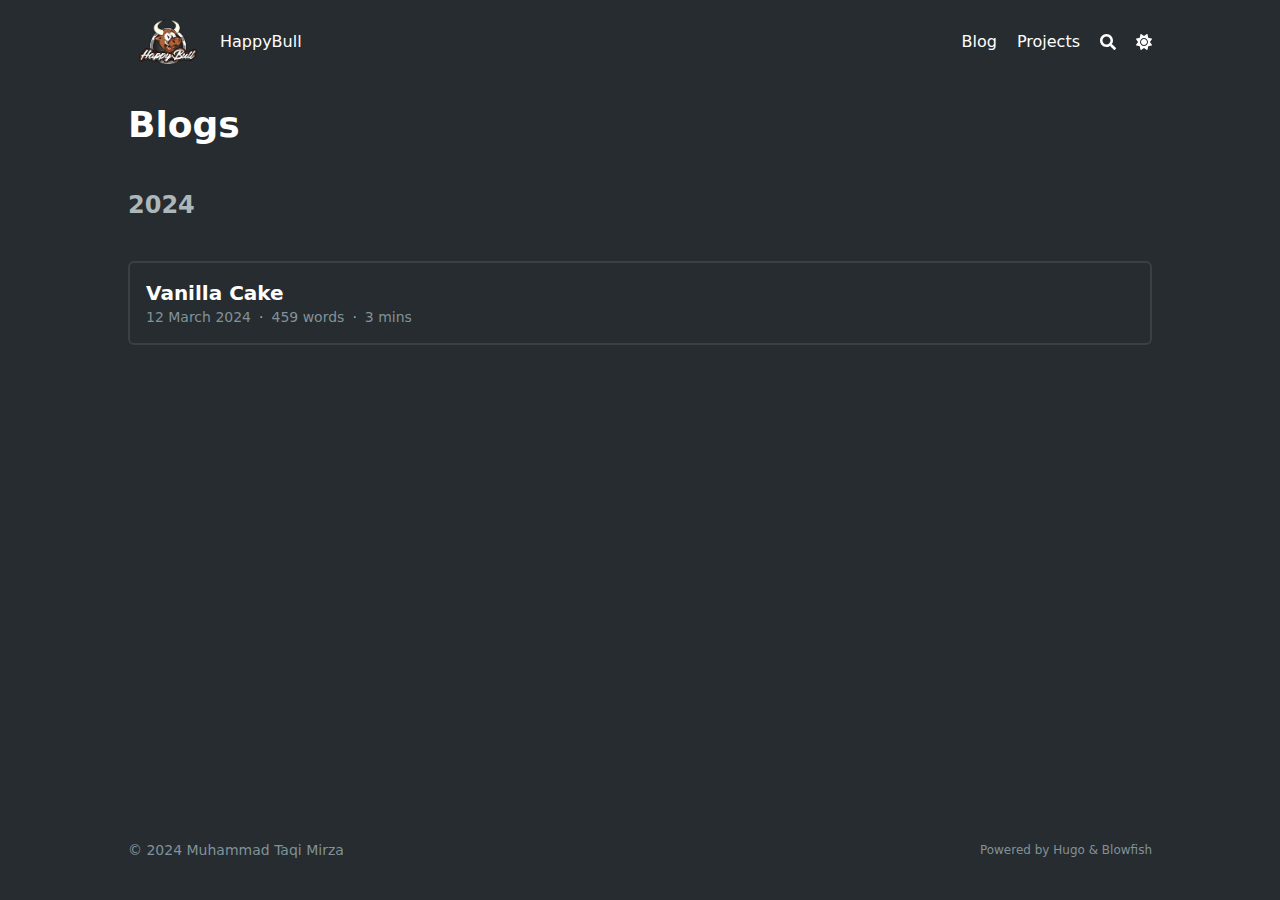
<file: blogs/page/1/index.html>
<!doctype html><html lang=en><head><title>/blogs/</title>
<link rel=canonical href=/blogs/><meta name=robots content="noindex"><meta charset=utf-8><meta http-equiv=refresh content="0; url=/blogs/"></head></html>
</file>
<file: css/main.bundle.min.1eac79b4b5cbbcb65d6a9b2cc9e52f5fe4c116f767e15bc64dc0c66233d32dcccb2ac19a4c282d4af90467ded7942fa5484312cb41b35a10460b9b55db0b5472.css>
:root{--color-neutral:255, 255, 255;--color-neutral-50:255,255,255;--color-neutral-100:255,255,255;--color-neutral-200:214,219,222;--color-neutral-300:172,183,188;--color-neutral-400:129,146,154;--color-neutral-500:92,107,115;--color-neutral-600:74,86,92;--color-neutral-700:56,65,70;--color-neutral-800:38,44,47;--color-neutral-900:19,23,24;--color-primary-50:255,255,255;--color-primary-100:255,255,255;--color-primary-200:255,255,255;--color-primary-300:250,251,252;--color-primary-400:204,216,222;--color-primary-500:157,180,192;--color-primary-600:132,161,176;--color-primary-700:107,142,160;--color-primary-800:89,121,138;--color-primary-900:73,99,113;--color-secondary-50:255,255,255;--color-secondary-100:255,255,255;--color-secondary-200:182,240,255;--color-secondary-300:105,225,255;--color-secondary-400:28,209,255;--color-secondary-500:0,165,207;--color-secondary-600:0,132,166;--color-secondary-700:0,100,125;--color-secondary-800:0,67,85;--color-secondary-900:0,35,44}/*!Blowfish | MIT License | https://github.com/nunocoracao/blowfish*/#zen-mode-button{cursor:pointer}.zen-mode{position:relative}body.zen-mode-enable{ #bmc-wbtn, .author { display:none !important; }}/*!tailwindcss v3.4.1 | MIT License | https://tailwindcss.com*/*,::before,::after{box-sizing:border-box;border-width:0;border-style:solid;border-color:initial}::before,::after{--tw-content:''}html,:host{line-height:1.5;-webkit-text-size-adjust:100%;-moz-tab-size:4;-o-tab-size:4;tab-size:4;font-family:ui-sans-serif,system-ui,sans-serif,apple color emoji,segoe ui emoji,segoe ui symbol,noto color emoji;font-feature-settings:normal;font-variation-settings:normal;-webkit-tap-highlight-color:transparent}body{margin:0;line-height:inherit}hr{height:0;color:inherit;border-top-width:1px}abbr:where([title]){-webkit-text-decoration:underline dotted;text-decoration:underline dotted}h1,h2,h3,h4,h5,h6{font-size:inherit;font-weight:inherit}a{color:inherit;text-decoration:inherit}b,strong{font-weight:bolder}code,kbd,samp,pre{font-family:ui-monospace,SFMono-Regular,Menlo,Monaco,Consolas,liberation mono,courier new,monospace;font-feature-settings:normal;font-variation-settings:normal;font-size:1em}small{font-size:80%}sub,sup{font-size:75%;line-height:0;position:relative;vertical-align:baseline}sub{bottom:-.25em}sup{top:-.5em}table{text-indent:0;border-color:inherit;border-collapse:collapse}button,input,optgroup,select,textarea{font-family:inherit;font-feature-settings:inherit;font-variation-settings:inherit;font-size:100%;font-weight:inherit;line-height:inherit;color:inherit;margin:0;padding:0}button,select{text-transform:none}button,[type=button],[type=reset],[type=submit]{-webkit-appearance:button;background-color:transparent;background-image:none}:-moz-focusring{outline:auto}:-moz-ui-invalid{box-shadow:none}progress{vertical-align:baseline}::-webkit-inner-spin-button,::-webkit-outer-spin-button{height:auto}[type=search]{-webkit-appearance:textfield;outline-offset:-2px}::-webkit-search-decoration{-webkit-appearance:none}::-webkit-file-upload-button{-webkit-appearance:button;font:inherit}summary{display:list-item}blockquote,dl,dd,h1,h2,h3,h4,h5,h6,hr,figure,p,pre{margin:0}fieldset{margin:0;padding:0}legend{padding:0}ol,ul,menu{list-style:none;margin:0;padding:0}dialog{padding:0}textarea{resize:vertical}input::-moz-placeholder,textarea::-moz-placeholder{opacity:1;color:#9ca3af}input::placeholder,textarea::placeholder{opacity:1;color:#9ca3af}button,[role=button]{cursor:pointer}:disabled{cursor:default}img,svg,video,canvas,audio,iframe,embed,object{display:block;vertical-align:middle}img,video{max-width:100%;height:auto}[hidden]{display:none}[type=text],input:where(:not([type])),[type=email],[type=url],[type=password],[type=number],[type=date],[type=datetime-local],[type=month],[type=search],[type=tel],[type=time],[type=week],[multiple],textarea,select{-webkit-appearance:none;-moz-appearance:none;appearance:none;background-color:#fff;border-color:#6b7280;border-width:1px;border-radius:0;padding-top:.5rem;padding-right:.75rem;padding-bottom:.5rem;padding-left:.75rem;font-size:1rem;line-height:1.5rem;--tw-shadow:0 0 #0000}[type=text]:focus,input:where(:not([type])):focus,[type=email]:focus,[type=url]:focus,[type=password]:focus,[type=number]:focus,[type=date]:focus,[type=datetime-local]:focus,[type=month]:focus,[type=search]:focus,[type=tel]:focus,[type=time]:focus,[type=week]:focus,[multiple]:focus,textarea:focus,select:focus{outline:2px solid transparent;outline-offset:2px;--tw-ring-inset:var(--tw-empty,/*!*/ /*!*/);--tw-ring-offset-width:0px;--tw-ring-offset-color:#fff;--tw-ring-color:#2563eb;--tw-ring-offset-shadow:var(--tw-ring-inset) 0 0 0 var(--tw-ring-offset-width) var(--tw-ring-offset-color);--tw-ring-shadow:var(--tw-ring-inset) 0 0 0 calc(1px + var(--tw-ring-offset-width)) var(--tw-ring-color);box-shadow:var(--tw-ring-offset-shadow),var(--tw-ring-shadow),var(--tw-shadow);border-color:#2563eb}input::-moz-placeholder,textarea::-moz-placeholder{color:#6b7280;opacity:1}input::placeholder,textarea::placeholder{color:#6b7280;opacity:1}::-webkit-datetime-edit-fields-wrapper{padding:0}::-webkit-date-and-time-value{min-height:1.5em;text-align:inherit}::-webkit-datetime-edit{display:inline-flex}::-webkit-datetime-edit,::-webkit-datetime-edit-year-field,::-webkit-datetime-edit-month-field,::-webkit-datetime-edit-day-field,::-webkit-datetime-edit-hour-field,::-webkit-datetime-edit-minute-field,::-webkit-datetime-edit-second-field,::-webkit-datetime-edit-millisecond-field,::-webkit-datetime-edit-meridiem-field{padding-top:0;padding-bottom:0}select{background-image:url("data:image/svg+xml,%3csvg xmlns='http://www.w3.org/2000/svg' fill='none' viewBox='0 0 20 20'%3e%3cpath stroke='%236b7280' stroke-linecap='round' stroke-linejoin='round' stroke-width='1.5' d='M6 8l4 4 4-4'/%3e%3c/svg%3e");background-position:right .5rem center;background-repeat:no-repeat;background-size:1.5em 1.5em;padding-right:2.5rem;-webkit-print-color-adjust:exact;print-color-adjust:exact}[multiple],[size]:where(select:not([size="1"])){background-image:initial;background-position:initial;background-repeat:unset;background-size:initial;padding-right:.75rem;-webkit-print-color-adjust:unset;print-color-adjust:unset}[type=checkbox],[type=radio]{-webkit-appearance:none;-moz-appearance:none;appearance:none;padding:0;-webkit-print-color-adjust:exact;print-color-adjust:exact;display:inline-block;vertical-align:middle;background-origin:border-box;-webkit-user-select:none;-moz-user-select:none;user-select:none;flex-shrink:0;height:1rem;width:1rem;color:#2563eb;background-color:#fff;border-color:#6b7280;border-width:1px;--tw-shadow:0 0 #0000}[type=checkbox]{border-radius:0}[type=radio]{border-radius:100%}[type=checkbox]:focus,[type=radio]:focus{outline:2px solid transparent;outline-offset:2px;--tw-ring-inset:var(--tw-empty,/*!*/ /*!*/);--tw-ring-offset-width:2px;--tw-ring-offset-color:#fff;--tw-ring-color:#2563eb;--tw-ring-offset-shadow:var(--tw-ring-inset) 0 0 0 var(--tw-ring-offset-width) var(--tw-ring-offset-color);--tw-ring-shadow:var(--tw-ring-inset) 0 0 0 calc(2px + var(--tw-ring-offset-width)) var(--tw-ring-color);box-shadow:var(--tw-ring-offset-shadow),var(--tw-ring-shadow),var(--tw-shadow)}[type=checkbox]:checked,[type=radio]:checked{border-color:transparent;background-color:currentColor;background-size:100% 100%;background-position:50%;background-repeat:no-repeat}[type=checkbox]:checked{background-image:url("data:image/svg+xml,%3csvg viewBox='0 0 16 16' fill='white' xmlns='http://www.w3.org/2000/svg'%3e%3cpath d='M12.207 4.793a1 1 0 010 1.414l-5 5a1 1 0 01-1.414 0l-2-2a1 1 0 011.414-1.414L6.5 9.086l4.293-4.293a1 1 0 011.414 0z'/%3e%3c/svg%3e")}@media(forced-colors:active){[type=checkbox]:checked{-webkit-appearance:auto;-moz-appearance:auto;appearance:auto}}[type=radio]:checked{background-image:url("data:image/svg+xml,%3csvg viewBox='0 0 16 16' fill='white' xmlns='http://www.w3.org/2000/svg'%3e%3ccircle cx='8' cy='8' r='3'/%3e%3c/svg%3e")}@media(forced-colors:active){[type=radio]:checked{-webkit-appearance:auto;-moz-appearance:auto;appearance:auto}}[type=checkbox]:checked:hover,[type=checkbox]:checked:focus,[type=radio]:checked:hover,[type=radio]:checked:focus{border-color:transparent;background-color:currentColor}[type=checkbox]:indeterminate{background-image:url("data:image/svg+xml,%3csvg xmlns='http://www.w3.org/2000/svg' fill='none' viewBox='0 0 16 16'%3e%3cpath stroke='white' stroke-linecap='round' stroke-linejoin='round' stroke-width='2' d='M4 8h8'/%3e%3c/svg%3e");border-color:transparent;background-color:currentColor;background-size:100% 100%;background-position:50%;background-repeat:no-repeat}@media(forced-colors:active){[type=checkbox]:indeterminate{-webkit-appearance:auto;-moz-appearance:auto;appearance:auto}}[type=checkbox]:indeterminate:hover,[type=checkbox]:indeterminate:focus{border-color:transparent;background-color:currentColor}[type=file]{background:unset;border-color:inherit;border-width:0;border-radius:0;padding:0;font-size:unset;line-height:inherit}[type=file]:focus{outline:1px solid ButtonText;outline:1px auto -webkit-focus-ring-color}*,::before,::after{--tw-border-spacing-x:0;--tw-border-spacing-y:0;--tw-translate-x:0;--tw-translate-y:0;--tw-rotate:0;--tw-skew-x:0;--tw-skew-y:0;--tw-scale-x:1;--tw-scale-y:1;--tw-pan-x: ;--tw-pan-y: ;--tw-pinch-zoom: ;--tw-scroll-snap-strictness:proximity;--tw-gradient-from-position: ;--tw-gradient-via-position: ;--tw-gradient-to-position: ;--tw-ordinal: ;--tw-slashed-zero: ;--tw-numeric-figure: ;--tw-numeric-spacing: ;--tw-numeric-fraction: ;--tw-ring-inset: ;--tw-ring-offset-width:0px;--tw-ring-offset-color:#fff;--tw-ring-color:rgb(59 130 246 / 0.5);--tw-ring-offset-shadow:0 0 #0000;--tw-ring-shadow:0 0 #0000;--tw-shadow:0 0 #0000;--tw-shadow-colored:0 0 #0000;--tw-blur: ;--tw-brightness: ;--tw-contrast: ;--tw-grayscale: ;--tw-hue-rotate: ;--tw-invert: ;--tw-saturate: ;--tw-sepia: ;--tw-drop-shadow: ;--tw-backdrop-blur: ;--tw-backdrop-brightness: ;--tw-backdrop-contrast: ;--tw-backdrop-grayscale: ;--tw-backdrop-hue-rotate: ;--tw-backdrop-invert: ;--tw-backdrop-opacity: ;--tw-backdrop-saturate: ;--tw-backdrop-sepia: }::backdrop{--tw-border-spacing-x:0;--tw-border-spacing-y:0;--tw-translate-x:0;--tw-translate-y:0;--tw-rotate:0;--tw-skew-x:0;--tw-skew-y:0;--tw-scale-x:1;--tw-scale-y:1;--tw-pan-x: ;--tw-pan-y: ;--tw-pinch-zoom: ;--tw-scroll-snap-strictness:proximity;--tw-gradient-from-position: ;--tw-gradient-via-position: ;--tw-gradient-to-position: ;--tw-ordinal: ;--tw-slashed-zero: ;--tw-numeric-figure: ;--tw-numeric-spacing: ;--tw-numeric-fraction: ;--tw-ring-inset: ;--tw-ring-offset-width:0px;--tw-ring-offset-color:#fff;--tw-ring-color:rgb(59 130 246 / 0.5);--tw-ring-offset-shadow:0 0 #0000;--tw-ring-shadow:0 0 #0000;--tw-shadow:0 0 #0000;--tw-shadow-colored:0 0 #0000;--tw-blur: ;--tw-brightness: ;--tw-contrast: ;--tw-grayscale: ;--tw-hue-rotate: ;--tw-invert: ;--tw-saturate: ;--tw-sepia: ;--tw-drop-shadow: ;--tw-backdrop-blur: ;--tw-backdrop-brightness: ;--tw-backdrop-contrast: ;--tw-backdrop-grayscale: ;--tw-backdrop-hue-rotate: ;--tw-backdrop-invert: ;--tw-backdrop-opacity: ;--tw-backdrop-saturate: ;--tw-backdrop-sepia: }.container{width:100%}@media(min-width:640px){.container{max-width:640px}}@media(min-width:853px){.container{max-width:853px}}@media(min-width:1024px){.container{max-width:1024px}}@media(min-width:1280px){.container{max-width:1280px}}@media(min-width:1536px){.container{max-width:1536px}}.prose{color:var(--tw-prose-body);max-width:65ch}.prose :where(p):not(:where([class~=not-prose],[class~=not-prose] *)){margin-top:1.25em;margin-bottom:1.25em}.prose :where([class~=lead]):not(:where([class~=not-prose],[class~=not-prose] *)){color:var(--tw-prose-lead);font-size:1.25em;line-height:1.6;margin-top:1.2em;margin-bottom:1.2em}.prose :where(a):not(:where([class~=not-prose],[class~=not-prose] *)){color:var(--tw-prose-links);text-decoration:none;font-weight:500;text-decoration-color:rgba(var(--color-primary-300),1)}.prose :where(a):not(:where([class~=not-prose],[class~=not-prose] *)):hover{color:rgba(var(--color-primary-600),1);text-decoration:none;border-radius:.09rem}.prose :where(strong):not(:where([class~=not-prose],[class~=not-prose] *)){color:var(--tw-prose-bold);font-weight:600}.prose :where(a strong):not(:where([class~=not-prose],[class~=not-prose] *)){color:inherit}.prose :where(blockquote strong):not(:where([class~=not-prose],[class~=not-prose] *)){color:inherit}.prose :where(thead th strong):not(:where([class~=not-prose],[class~=not-prose] *)){color:inherit}.prose :where(ol):not(:where([class~=not-prose],[class~=not-prose] *)){list-style-type:decimal;margin-top:1.25em;margin-bottom:1.25em;padding-left:1.625em}.prose :where(ol[type=A]):not(:where([class~=not-prose],[class~=not-prose] *)){list-style-type:upper-alpha}.prose :where(ol[type=a]):not(:where([class~=not-prose],[class~=not-prose] *)){list-style-type:lower-alpha}.prose :where(ol[type=As]):not(:where([class~=not-prose],[class~=not-prose] *)){list-style-type:upper-alpha}.prose :where(ol[type=as]):not(:where([class~=not-prose],[class~=not-prose] *)){list-style-type:lower-alpha}.prose :where(ol[type=I]):not(:where([class~=not-prose],[class~=not-prose] *)){list-style-type:upper-roman}.prose :where(ol[type=i]):not(:where([class~=not-prose],[class~=not-prose] *)){list-style-type:lower-roman}.prose :where(ol[type=Is]):not(:where([class~=not-prose],[class~=not-prose] *)){list-style-type:upper-roman}.prose :where(ol[type=is]):not(:where([class~=not-prose],[class~=not-prose] *)){list-style-type:lower-roman}.prose :where(ol[type="1"]):not(:where([class~=not-prose],[class~=not-prose] *)){list-style-type:decimal}.prose :where(ul):not(:where([class~=not-prose],[class~=not-prose] *)){list-style-type:disc;margin-top:1.25em;margin-bottom:1.25em;padding-left:1.625em}.prose :where(ol>li):not(:where([class~=not-prose],[class~=not-prose] *))::marker{font-weight:400;color:var(--tw-prose-counters)}.prose :where(ul>li):not(:where([class~=not-prose],[class~=not-prose] *))::marker{color:var(--tw-prose-bullets)}.prose :where(dt):not(:where([class~=not-prose],[class~=not-prose] *)){color:var(--tw-prose-headings);font-weight:600;margin-top:1.25em}.prose :where(hr):not(:where([class~=not-prose],[class~=not-prose] *)){border-color:var(--tw-prose-hr);border-top-width:1px;margin-top:3em;margin-bottom:3em}.prose :where(blockquote):not(:where([class~=not-prose],[class~=not-prose] *)){font-weight:500;font-style:italic;color:var(--tw-prose-quotes);border-left-width:.25rem;border-left-color:var(--tw-prose-quote-borders);quotes:"\201C""\201D""\2018""\2019";margin-top:1.6em;margin-bottom:1.6em;padding-left:1em}.prose :where(blockquote p:first-of-type):not(:where([class~=not-prose],[class~=not-prose] *))::before{content:open-quote}.prose :where(blockquote p:last-of-type):not(:where([class~=not-prose],[class~=not-prose] *))::after{content:close-quote}.prose :where(h1):not(:where([class~=not-prose],[class~=not-prose] *)){color:var(--tw-prose-headings);font-weight:800;font-size:2.25em;margin-top:0;margin-bottom:.8888889em;line-height:1.1111111}.prose :where(h1 strong):not(:where([class~=not-prose],[class~=not-prose] *)){font-weight:900;color:inherit}.prose :where(h2):not(:where([class~=not-prose],[class~=not-prose] *)){color:var(--tw-prose-headings);font-weight:700;font-size:1.5em;margin-top:2em;margin-bottom:1em;line-height:1.3333333}.prose :where(h2 strong):not(:where([class~=not-prose],[class~=not-prose] *)){font-weight:800;color:inherit}.prose :where(h3):not(:where([class~=not-prose],[class~=not-prose] *)){color:var(--tw-prose-headings);font-weight:600;font-size:1.25em;margin-top:1.6em;margin-bottom:.6em;line-height:1.6}.prose :where(h3 strong):not(:where([class~=not-prose],[class~=not-prose] *)){font-weight:700;color:inherit}.prose :where(h4):not(:where([class~=not-prose],[class~=not-prose] *)){color:var(--tw-prose-headings);font-weight:600;margin-top:1.5em;margin-bottom:.5em;line-height:1.5}.prose :where(h4 strong):not(:where([class~=not-prose],[class~=not-prose] *)){font-weight:700;color:inherit}.prose :where(img):not(:where([class~=not-prose],[class~=not-prose] *)){margin-top:2em;margin-bottom:2em}.prose :where(picture):not(:where([class~=not-prose],[class~=not-prose] *)){display:block;margin-top:2em;margin-bottom:2em}.prose :where(kbd):not(:where([class~=not-prose],[class~=not-prose] *)){font-weight:600;font-family:inherit;color:var(--tw-prose-kbd);box-shadow:0 0 0 1px rgb(var(--tw-prose-kbd-shadows)/10%),0 3px rgb(var(--tw-prose-kbd-shadows)/10%);font-size:.9rem;border-radius:.25rem;padding-top:.1875em;padding-right:.375em;padding-bottom:.1875em;padding-left:.375em;background-color:rgba(var(--color-neutral-200),1);padding:.1rem .4rem}.prose :where(code):not(:where([class~=not-prose],[class~=not-prose] *)){color:var(--tw-prose-code);font-weight:600;font-size:.875em;background-color:rgba(var(--color-neutral-50),1);padding-top:3px;padding-bottom:3px;padding-left:5px;padding-right:5px;border-radius:.25rem}.prose :where(code):not(:where([class~=not-prose],[class~=not-prose] *))::before{content:"`";display:none}.prose :where(code):not(:where([class~=not-prose],[class~=not-prose] *))::after{content:"`";display:none}.prose :where(a code):not(:where([class~=not-prose],[class~=not-prose] *)){color:var(--tw-prose-code)}.prose :where(h1 code):not(:where([class~=not-prose],[class~=not-prose] *)){color:inherit}.prose :where(h2 code):not(:where([class~=not-prose],[class~=not-prose] *)){color:inherit;font-size:.875em}.prose :where(h3 code):not(:where([class~=not-prose],[class~=not-prose] *)){color:inherit;font-size:.9em}.prose :where(h4 code):not(:where([class~=not-prose],[class~=not-prose] *)){color:inherit}.prose :where(blockquote code):not(:where([class~=not-prose],[class~=not-prose] *)){color:inherit}.prose :where(thead th code):not(:where([class~=not-prose],[class~=not-prose] *)){color:inherit}.prose :where(pre):not(:where([class~=not-prose],[class~=not-prose] *)){color:var(--tw-prose-pre-code);background-color:var(--tw-prose-pre-bg);overflow-x:auto;font-weight:400;font-size:.875em;line-height:1.7142857;margin-top:1.7142857em;margin-bottom:1.7142857em;border-radius:.375rem;padding-top:.8571429em;padding-right:1.1428571em;padding-bottom:.8571429em;padding-left:1.1428571em}.prose :where(pre code):not(:where([class~=not-prose],[class~=not-prose] *)){background-color:transparent;border-width:0;border-radius:0;padding:0;font-weight:inherit;color:inherit;font-size:inherit;font-family:inherit;line-height:inherit}.prose :where(pre code):not(:where([class~=not-prose],[class~=not-prose] *))::before{content:none}.prose :where(pre code):not(:where([class~=not-prose],[class~=not-prose] *))::after{content:none}.prose :where(table):not(:where([class~=not-prose],[class~=not-prose] *)){width:100%;table-layout:auto;text-align:left;margin-top:2em;margin-bottom:2em;font-size:.875em;line-height:1.7142857}.prose :where(thead):not(:where([class~=not-prose],[class~=not-prose] *)){border-bottom-width:1px;border-bottom-color:var(--tw-prose-th-borders)}.prose :where(thead th):not(:where([class~=not-prose],[class~=not-prose] *)){color:var(--tw-prose-headings);font-weight:600;vertical-align:bottom;padding-right:.5714286em;padding-bottom:.5714286em;padding-left:.5714286em}.prose :where(tbody tr):not(:where([class~=not-prose],[class~=not-prose] *)){border-bottom-width:1px;border-bottom-color:var(--tw-prose-td-borders)}.prose :where(tbody tr:last-child):not(:where([class~=not-prose],[class~=not-prose] *)){border-bottom-width:0}.prose :where(tbody td):not(:where([class~=not-prose],[class~=not-prose] *)){vertical-align:baseline}.prose :where(tfoot):not(:where([class~=not-prose],[class~=not-prose] *)){border-top-width:1px;border-top-color:var(--tw-prose-th-borders)}.prose :where(tfoot td):not(:where([class~=not-prose],[class~=not-prose] *)){vertical-align:top}.prose :where(figure>*):not(:where([class~=not-prose],[class~=not-prose] *)){margin-top:0;margin-bottom:0}.prose :where(figcaption):not(:where([class~=not-prose],[class~=not-prose] *)){color:var(--tw-prose-captions);font-size:.875em;line-height:1.4285714;margin-top:.8571429em}.prose{--tw-prose-body:rgba(var(--color-neutral-700), 1);--tw-prose-headings:rgba(var(--color-neutral-800), 1);--tw-prose-lead:rgba(var(--color-neutral-500), 1);--tw-prose-links:rgba(var(--color-primary-600), 1);--tw-prose-bold:rgba(var(--color-neutral-900), 1);--tw-prose-counters:rgba(var(--color-neutral-800), 1);--tw-prose-bullets:rgba(var(--color-neutral-500), 1);--tw-prose-hr:rgba(var(--color-neutral-200), 1);--tw-prose-quotes:rgba(var(--color-neutral-700), 1);--tw-prose-quote-borders:rgba(var(--color-primary-200), 1);--tw-prose-captions:rgba(var(--color-neutral-500), 1);--tw-prose-kbd:#111827;--tw-prose-kbd-shadows:17 24 39;--tw-prose-code:rgba(var(--color-secondary-700), 1);--tw-prose-pre-code:rgba(var(--color-neutral-700), 1);--tw-prose-pre-bg:rgba(var(--color-neutral-50), 1);--tw-prose-th-borders:rgba(var(--color-neutral-500), 1);--tw-prose-td-borders:rgba(var(--color-neutral-300), 1);--tw-prose-invert-body:rgba(var(--color-neutral-300), 1);--tw-prose-invert-headings:rgba(var(--color-neutral-50), 1);--tw-prose-invert-lead:rgba(var(--color-neutral-500), 1);--tw-prose-invert-links:rgba(var(--color-primary-400), 1);--tw-prose-invert-bold:rgba(var(--color-neutral), 1);--tw-prose-invert-counters:rgba(var(--color-neutral-400), 1);--tw-prose-invert-bullets:rgba(var(--color-neutral-600), 1);--tw-prose-invert-hr:rgba(var(--color-neutral-500), 1);--tw-prose-invert-quotes:rgba(var(--color-neutral-200), 1);--tw-prose-invert-quote-borders:rgba(var(--color-primary-900), 1);--tw-prose-invert-captions:rgba(var(--color-neutral-400), 1);--tw-prose-invert-kbd:#fff;--tw-prose-invert-kbd-shadows:255 255 255;--tw-prose-invert-code:rgba(var(--color-secondary-400), 1);--tw-prose-invert-pre-code:rgba(var(--color-neutral-200), 1);--tw-prose-invert-pre-bg:rgba(var(--color-neutral-700), 1);--tw-prose-invert-th-borders:rgba(var(--color-neutral-500), 1);--tw-prose-invert-td-borders:rgba(var(--color-neutral-700), 1);font-size:1rem;line-height:1.75}.prose :where(picture>img):not(:where([class~=not-prose],[class~=not-prose] *)){margin-top:0;margin-bottom:0}.prose :where(video):not(:where([class~=not-prose],[class~=not-prose] *)){margin-top:2em;margin-bottom:2em}.prose :where(li):not(:where([class~=not-prose],[class~=not-prose] *)){margin-top:.5em;margin-bottom:.5em}.prose :where(ol>li):not(:where([class~=not-prose],[class~=not-prose] *)){padding-left:.375em}.prose :where(ul>li):not(:where([class~=not-prose],[class~=not-prose] *)){padding-left:.375em}.prose :where(.prose>ul>li p):not(:where([class~=not-prose],[class~=not-prose] *)){margin-top:.75em;margin-bottom:.75em}.prose :where(.prose>ul>li>*:first-child):not(:where([class~=not-prose],[class~=not-prose] *)){margin-top:1.25em}.prose :where(.prose>ul>li>*:last-child):not(:where([class~=not-prose],[class~=not-prose] *)){margin-bottom:1.25em}.prose :where(.prose>ol>li>*:first-child):not(:where([class~=not-prose],[class~=not-prose] *)){margin-top:1.25em}.prose :where(.prose>ol>li>*:last-child):not(:where([class~=not-prose],[class~=not-prose] *)){margin-bottom:1.25em}.prose :where(ul ul,ul ol,ol ul,ol ol):not(:where([class~=not-prose],[class~=not-prose] *)){margin-top:.75em;margin-bottom:.75em}.prose :where(dl):not(:where([class~=not-prose],[class~=not-prose] *)){margin-top:1.25em;margin-bottom:1.25em}.prose :where(dd):not(:where([class~=not-prose],[class~=not-prose] *)){margin-top:.5em;padding-left:1.625em}.prose :where(hr+*):not(:where([class~=not-prose],[class~=not-prose] *)){margin-top:0}.prose :where(h2+*):not(:where([class~=not-prose],[class~=not-prose] *)){margin-top:0}.prose :where(h3+*):not(:where([class~=not-prose],[class~=not-prose] *)){margin-top:0}.prose :where(h4+*):not(:where([class~=not-prose],[class~=not-prose] *)){margin-top:0}.prose :where(thead th:first-child):not(:where([class~=not-prose],[class~=not-prose] *)){padding-left:0}.prose :where(thead th:last-child):not(:where([class~=not-prose],[class~=not-prose] *)){padding-right:0}.prose :where(tbody td,tfoot td):not(:where([class~=not-prose],[class~=not-prose] *)){padding-top:.5714286em;padding-right:.5714286em;padding-bottom:.5714286em;padding-left:.5714286em}.prose :where(tbody td:first-child,tfoot td:first-child):not(:where([class~=not-prose],[class~=not-prose] *)){padding-left:0}.prose :where(tbody td:last-child,tfoot td:last-child):not(:where([class~=not-prose],[class~=not-prose] *)){padding-right:0}.prose :where(figure):not(:where([class~=not-prose],[class~=not-prose] *)){margin-top:2em;margin-bottom:2em}.prose :where(.prose>:first-child):not(:where([class~=not-prose],[class~=not-prose] *)){margin-top:0}.prose :where(.prose>:last-child):not(:where([class~=not-prose],[class~=not-prose] *)){margin-bottom:0}.prose :where(mark):not(:where([class~=not-prose],[class~=not-prose] *)){color:rgba(var(--color-neutral-800),1);background-color:rgba(var(--color-primary-600),1);padding:.1rem .2rem;border-radius:.25rem}.prose :where(p):not(:where([class~=not-prose],[class~=not-prose] *))::before{display:none}.prose :where(p):not(:where([class~=not-prose],[class~=not-prose] *))::after{display:none}.prose :where(a.active):not(:where([class~=not-prose],[class~=not-prose] *)){text-decoration-color:rgba(var(--color-primary-600),1)}.prose :where(p.active):not(:where([class~=not-prose],[class~=not-prose] *)){text-decoration-color:rgba(var(--color-primary-600),1)}.prose-invert{--tw-prose-body:var(--tw-prose-invert-body);--tw-prose-headings:var(--tw-prose-invert-headings);--tw-prose-lead:var(--tw-prose-invert-lead);--tw-prose-links:var(--tw-prose-invert-links);--tw-prose-bold:var(--tw-prose-invert-bold);--tw-prose-counters:var(--tw-prose-invert-counters);--tw-prose-bullets:var(--tw-prose-invert-bullets);--tw-prose-hr:var(--tw-prose-invert-hr);--tw-prose-quotes:var(--tw-prose-invert-quotes);--tw-prose-quote-borders:var(--tw-prose-invert-quote-borders);--tw-prose-captions:var(--tw-prose-invert-captions);--tw-prose-kbd:var(--tw-prose-invert-kbd);--tw-prose-kbd-shadows:var(--tw-prose-invert-kbd-shadows);--tw-prose-code:var(--tw-prose-invert-code);--tw-prose-pre-code:var(--tw-prose-invert-pre-code);--tw-prose-pre-bg:var(--tw-prose-invert-pre-bg);--tw-prose-th-borders:var(--tw-prose-invert-th-borders);--tw-prose-td-borders:var(--tw-prose-invert-td-borders)}.prose-invert :where(a):not(:where([class~=not-prose],[class~=not-prose] *)){text-decoration-color:rgba(var(--color-neutral-600),1)}.prose-invert :where(a):not(:where([class~=not-prose],[class~=not-prose] *)):hover{color:rgba(var(--color-primary-400),1)}.prose-invert :where(kbd):not(:where([class~=not-prose],[class~=not-prose] *)){color:rgba(var(--color-neutral-200),1);background-color:rgba(var(--color-neutral-700),1)}.prose-invert :where(mark):not(:where([class~=not-prose],[class~=not-prose] *)){background-color:rgba(var(--color-primary-400),1)}.prose-invert :where(code):not(:where([class~=not-prose],[class~=not-prose] *)){background-color:rgba(var(--color-neutral-700),1)}.prose-invert :where(a.active):not(:where([class~=not-prose],[class~=not-prose] *)){text-decoration-color:rgba(var(--color-primary-400),1)}.prose-invert :where(p.active):not(:where([class~=not-prose],[class~=not-prose] *)){text-decoration-color:rgba(var(--color-primary-400),1)}.sr-only{position:absolute;width:1px;height:1px;padding:0;margin:-1px;overflow:hidden;clip:rect(0,0,0,0);white-space:nowrap;border-width:0}.pointer-events-none{pointer-events:none}.pointer-events-auto{pointer-events:auto}.\!visible{visibility:visible!important}.visible{visibility:visible}.invisible{visibility:hidden}.collapse{visibility:collapse}.static{position:static}.fixed{position:fixed}.\!absolute{position:absolute!important}.absolute{position:absolute}.relative{position:relative}.sticky{position:sticky}.inset-0{inset:0}.inset-x-0{left:0;right:0}.bottom-0{bottom:0}.left-0{left:0}.right-0{right:0}.top-0{top:0}.top-20{top:5rem}.top-\[110vh\]{top:110vh}.top-\[calc\(100vh-5\.5rem\)\]{top:calc(100vh - 5.5rem)}.z-10{z-index:10}.z-30{z-index:30}.z-\[1040\]{z-index:1040}.z-\[1070\]{z-index:1070}.z-\[1080\]{z-index:1080}.z-\[1\]{z-index:1}.z-\[2\]{z-index:2}.z-\[999\]{z-index:999}.order-first{order:-9999}.float-left{float:left}.\!-m-px{margin:-1px!important}.m-0{margin:0}.m-1{margin:.25rem}.m-2{margin:.5rem}.m-auto{margin:auto}.-mx-2{margin-left:-.5rem;margin-right:-.5rem}.-my-2{margin-top:-.5rem;margin-bottom:-.5rem}.mx-1{margin-left:.25rem;margin-right:.25rem}.mx-\[15\%\]{margin-left:15%;margin-right:15%}.mx-\[3px\]{margin-left:3px;margin-right:3px}.mx-auto{margin-left:auto;margin-right:auto}.my-0{margin-top:0;margin-bottom:0}.my-3{margin-top:.75rem;margin-bottom:.75rem}.\!mb-0{margin-bottom:0!important}.\!mb-9{margin-bottom:2.25rem!important}.\!mt-0{margin-top:0!important}.-mb-1{margin-bottom:-.25rem}.-ml-12{margin-left:-3rem}.-mr-2{margin-right:-.5rem}.-mr-48{margin-right:-12rem}.-mr-\[100\%\]{margin-right:-100%}.mb-0{margin-bottom:0}.mb-1{margin-bottom:.25rem}.mb-10{margin-bottom:2.5rem}.mb-12{margin-bottom:3rem}.mb-16{margin-bottom:4rem}.mb-2{margin-bottom:.5rem}.mb-20{margin-bottom:5rem}.mb-3{margin-bottom:.75rem}.mb-5{margin-bottom:1.25rem}.mb-6{margin-bottom:1.5rem}.mb-\[2px\]{margin-bottom:2px}.ml-2{margin-left:.5rem}.ml-3{margin-left:.75rem}.ml-6{margin-left:1.5rem}.ml-auto{margin-left:auto}.mr-1{margin-right:.25rem}.mr-2{margin-right:.5rem}.mr-3{margin-right:.75rem}.mr-5{margin-right:1.25rem}.mr-auto{margin-right:auto}.mt-0{margin-top:0}.mt-1{margin-top:.25rem}.mt-10{margin-top:2.5rem}.mt-12{margin-top:3rem}.mt-2{margin-top:.5rem}.mt-20{margin-top:5rem}.mt-3{margin-top:.75rem}.mt-4{margin-top:1rem}.mt-5{margin-top:1.25rem}.mt-6{margin-top:1.5rem}.mt-8{margin-top:2rem}.mt-\[-2px\]{margin-top:-2px}.mt-\[0\.1rem\]{margin-top:.1rem}.box-border{box-sizing:border-box}.box-content{box-sizing:content-box}.\!block{display:block!important}.block{display:block}.inline-block{display:inline-block}.inline{display:inline}.flex{display:flex}.table{display:table}.grid{display:grid}.hidden{display:none}.\!h-px{height:1px!important}.h-0{height:0}.h-1\/2{height:50%}.h-12{height:3rem}.h-24{height:6rem}.h-3{height:.75rem}.h-36{height:9rem}.h-48{height:12rem}.h-6{height:1.5rem}.h-8{height:2rem}.h-\[1000px\]{height:1000px}.h-\[150px\]{height:150px}.h-\[3px\]{height:3px}.h-\[800px\]{height:800px}.h-auto{height:auto}.h-full{height:100%}.h-screen{height:100vh}.max-h-3{max-height:.75rem}.max-h-\[5rem\]{max-height:5rem}.min-h-0{min-height:0}.min-h-\[130px\]{min-height:130px}.min-h-\[148px\]{min-height:148px}.min-h-full{min-height:100%}.\!w-px{width:1px!important}.w-0{width:0}.w-12{width:3rem}.w-2{width:.5rem}.w-24{width:6rem}.w-3{width:.75rem}.w-36{width:9rem}.w-6{width:1.5rem}.w-8{width:2rem}.w-\[15\%\]{width:15%}.w-\[30px\]{width:30px}.w-auto{width:auto}.w-full{width:100%}.w-screen{width:100vw}.min-w-0{min-width:0}.min-w-\[1\.8rem\]{min-width:1.8rem}.min-w-\[220px\]{min-width:220px}.min-w-\[30px\]{min-width:30px}.min-w-full{min-width:100%}.max-w-3xl{max-width:48rem}.max-w-7xl{max-width:80rem}.max-w-\[1600px\]{max-width:1600px}.max-w-\[200px\]{max-width:200px}.max-w-\[267px\]{max-width:267px}.max-w-\[5rem\]{max-width:5rem}.max-w-\[64rem\]{max-width:64rem}.max-w-\[calc\(100\%-1rem\)\]{max-width:calc(100% - 1rem)}.max-w-fit{max-width:-moz-fit-content;max-width:fit-content}.max-w-full{max-width:100%}.max-w-prose{max-width:65ch}.max-w-xl{max-width:36rem}.flex-1{flex:1}.flex-auto{flex:auto}.flex-initial{flex:initial}.flex-none{flex:none}.shrink-0{flex-shrink:0}.grow{flex-grow:1}.grow-0{flex-grow:0}.basis-auto{flex-basis:auto}.-translate-x-full{--tw-translate-x:-100%;transform:translate(var(--tw-translate-x),var(--tw-translate-y))rotate(var(--tw-rotate))skewX(var(--tw-skew-x))skewY(var(--tw-skew-y))scaleX(var(--tw-scale-x))scaleY(var(--tw-scale-y))}.-translate-y-8{--tw-translate-y:-2rem;transform:translate(var(--tw-translate-x),var(--tw-translate-y))rotate(var(--tw-rotate))skewX(var(--tw-skew-x))skewY(var(--tw-skew-y))scaleX(var(--tw-scale-x))scaleY(var(--tw-scale-y))}.translate-x-full{--tw-translate-x:100%;transform:translate(var(--tw-translate-x),var(--tw-translate-y))rotate(var(--tw-rotate))skewX(var(--tw-skew-x))skewY(var(--tw-skew-y))scaleX(var(--tw-scale-x))scaleY(var(--tw-scale-y))}.scale-0{--tw-scale-x:0;--tw-scale-y:0;transform:translate(var(--tw-translate-x),var(--tw-translate-y))rotate(var(--tw-rotate))skewX(var(--tw-skew-x))skewY(var(--tw-skew-y))scaleX(var(--tw-scale-x))scaleY(var(--tw-scale-y))}.scale-100{--tw-scale-x:1;--tw-scale-y:1;transform:translate(var(--tw-translate-x),var(--tw-translate-y))rotate(var(--tw-rotate))skewX(var(--tw-skew-x))skewY(var(--tw-skew-y))scaleX(var(--tw-scale-x))scaleY(var(--tw-scale-y))}.scale-\[1\.02\]{--tw-scale-x:1.02;--tw-scale-y:1.02;transform:translate(var(--tw-translate-x),var(--tw-translate-y))rotate(var(--tw-rotate))skewX(var(--tw-skew-x))skewY(var(--tw-skew-y))scaleX(var(--tw-scale-x))scaleY(var(--tw-scale-y))}.transform{transform:translate(var(--tw-translate-x),var(--tw-translate-y))rotate(var(--tw-rotate))skewX(var(--tw-skew-x))skewY(var(--tw-skew-y))scaleX(var(--tw-scale-x))scaleY(var(--tw-scale-y))}.transform-none{transform:none}@keyframes pulse{50%{opacity:.5}}.animate-pulse{animation:pulse 2s cubic-bezier(.4,0,.6,1)infinite}.cursor-default{cursor:default}.cursor-pointer{cursor:pointer}.touch-none{touch-action:none}.touch-pan-y{--tw-pan-y:pan-y;touch-action:var(--tw-pan-x)var(--tw-pan-y)var(--tw-pinch-zoom)}.resize{resize:both}.list-none{list-style-type:none}.appearance-none{-webkit-appearance:none;-moz-appearance:none;appearance:none}.flex-row{flex-direction:row}.flex-col{flex-direction:column}.flex-wrap{flex-wrap:wrap}.items-end{align-items:flex-end}.items-center{align-items:center}.justify-center{justify-content:center}.justify-between{justify-content:space-between}.gap-4{gap:1rem}.space-x-2>:not([hidden])~:not([hidden]){--tw-space-x-reverse:0;margin-right:calc(.5rem * var(--tw-space-x-reverse));margin-left:calc(.5rem * calc(1 - var(--tw-space-x-reverse)))}.space-x-3>:not([hidden])~:not([hidden]){--tw-space-x-reverse:0;margin-right:calc(.75rem * var(--tw-space-x-reverse));margin-left:calc(.75rem * calc(1 - var(--tw-space-x-reverse)))}.space-x-5>:not([hidden])~:not([hidden]){--tw-space-x-reverse:0;margin-right:calc(1.25rem * var(--tw-space-x-reverse));margin-left:calc(1.25rem * calc(1 - var(--tw-space-x-reverse)))}.space-y-10>:not([hidden])~:not([hidden]){--tw-space-y-reverse:0;margin-top:calc(2.5rem * calc(1 - var(--tw-space-y-reverse)));margin-bottom:calc(2.5rem * var(--tw-space-y-reverse))}.space-y-2>:not([hidden])~:not([hidden]){--tw-space-y-reverse:0;margin-top:calc(.5rem * calc(1 - var(--tw-space-y-reverse)));margin-bottom:calc(.5rem * var(--tw-space-y-reverse))}.space-y-3>:not([hidden])~:not([hidden]){--tw-space-y-reverse:0;margin-top:calc(.75rem * calc(1 - var(--tw-space-y-reverse)));margin-bottom:calc(.75rem * var(--tw-space-y-reverse))}.place-self-center{place-self:center}.self-center{align-self:center}.overflow-auto{overflow:auto}.\!overflow-hidden{overflow:hidden!important}.overflow-hidden{overflow:hidden}.overflow-visible{overflow:visible}.scroll-smooth{scroll-behavior:smooth}.whitespace-normal{white-space:normal}.\!whitespace-nowrap{white-space:nowrap!important}.break-normal{overflow-wrap:normal;word-break:normal}.break-words{overflow-wrap:break-word}.\!rounded-md{border-radius:.375rem!important}.rounded{border-radius:.25rem}.rounded-2xl{border-radius:1rem}.rounded-\[50\%\]{border-radius:50%}.rounded-full{border-radius:9999px}.rounded-lg{border-radius:.5rem}.rounded-md{border-radius:.375rem}.rounded-xl{border-radius:.75rem}.rounded-b-lg{border-bottom-right-radius:.5rem;border-bottom-left-radius:.5rem}.rounded-e-\[0\.25rem\]{border-start-end-radius:.25rem;border-end-end-radius:.25rem}.rounded-s-\[0\.25rem\]{border-start-start-radius:.25rem;border-end-start-radius:.25rem}.rounded-t-lg{border-top-left-radius:.5rem;border-top-right-radius:.5rem}.\!border-0{border-width:0!important}.border{border-width:1px}.border-0{border-width:0}.border-2{border-width:2px}.border-y-\[10px\]{border-top-width:10px;border-bottom-width:10px}.border-b-2{border-bottom-width:2px}.border-e-0{border-inline-end-width:0}.border-l-2{border-left-width:2px}.border-s-0{border-inline-start-width:0}.border-s-\[0\.125rem\]{border-inline-start-width:.125rem}.border-t{border-top-width:1px}.border-solid{border-style:solid}.border-dotted{border-style:dotted}.border-neutral-100{--tw-border-opacity:1;border-color:rgba(var(--color-neutral-100),var(--tw-border-opacity))}.border-neutral-200{--tw-border-opacity:1;border-color:rgba(var(--color-neutral-200),var(--tw-border-opacity))}.border-neutral-300{--tw-border-opacity:1;border-color:rgba(var(--color-neutral-300),var(--tw-border-opacity))}.border-primary-400{--tw-border-opacity:1;border-color:rgba(var(--color-primary-400),var(--tw-border-opacity))}.border-primary-500{--tw-border-opacity:1;border-color:rgba(var(--color-primary-500),var(--tw-border-opacity))}.border-secondary-500{--tw-border-opacity:1;border-color:rgba(var(--color-secondary-500),var(--tw-border-opacity))}.border-transparent{border-color:transparent}.border-t-transparent{border-top-color:transparent}.bg-\[\#6d6d6d\]{--tw-bg-opacity:1;background-color:rgb(109 109 109/var(--tw-bg-opacity))}.bg-neutral{--tw-bg-opacity:1;background-color:rgba(var(--color-neutral),var(--tw-bg-opacity))}.bg-neutral-100{--tw-bg-opacity:1;background-color:rgba(var(--color-neutral-100),var(--tw-bg-opacity))}.bg-neutral-100\/50{background-color:rgba(var(--color-neutral-100),.5)}.bg-neutral-300{--tw-bg-opacity:1;background-color:rgba(var(--color-neutral-300),var(--tw-bg-opacity))}.bg-neutral-500\/50{background-color:rgba(var(--color-neutral-500),.5)}.bg-neutral\/50{background-color:rgba(var(--color-neutral),.5)}.bg-primary-100{--tw-bg-opacity:1;background-color:rgba(var(--color-primary-100),var(--tw-bg-opacity))}.bg-primary-200{--tw-bg-opacity:1;background-color:rgba(var(--color-primary-200),var(--tw-bg-opacity))}.bg-primary-500{--tw-bg-opacity:1;background-color:rgba(var(--color-primary-500),var(--tw-bg-opacity))}.bg-primary-600{--tw-bg-opacity:1;background-color:rgba(var(--color-primary-600),var(--tw-bg-opacity))}.bg-transparent{background-color:transparent}.bg-gradient-to-b{background-image:linear-gradient(to bottom,var(--tw-gradient-stops))}.bg-gradient-to-r{background-image:linear-gradient(to right,var(--tw-gradient-stops))}.bg-gradient-to-t{background-image:linear-gradient(to top,var(--tw-gradient-stops))}.bg-none{background-image:none}.from-neutral{--tw-gradient-from:rgba(var(--color-neutral), 1) var(--tw-gradient-from-position);--tw-gradient-to:rgba(var(--color-neutral), 0) var(--tw-gradient-to-position);--tw-gradient-stops:var(--tw-gradient-from), var(--tw-gradient-to)}.from-primary-500{--tw-gradient-from:rgba(var(--color-primary-500), 1) var(--tw-gradient-from-position);--tw-gradient-to:rgba(var(--color-primary-500), 0) var(--tw-gradient-to-position);--tw-gradient-stops:var(--tw-gradient-from), var(--tw-gradient-to)}.from-60\%{--tw-gradient-from-position:60%}.to-neutral{--tw-gradient-to:rgba(var(--color-neutral), 1) var(--tw-gradient-to-position)}.to-neutral-100{--tw-gradient-to:rgba(var(--color-neutral-100), 1) var(--tw-gradient-to-position)}.to-secondary-600{--tw-gradient-to:rgba(var(--color-secondary-600), 1) var(--tw-gradient-to-position)}.to-transparent{--tw-gradient-to:transparent var(--tw-gradient-to-position)}.bg-clip-padding{background-clip:padding-box}.object-cover{-o-object-fit:cover;object-fit:cover}.object-scale-down{-o-object-fit:scale-down;object-fit:scale-down}.object-left{-o-object-position:left;object-position:left}.\!p-0{padding:0!important}.p-0{padding:0}.p-1{padding:.25rem}.p-1\.5{padding:.375rem}.p-4{padding:1rem}.p-5{padding:1.25rem}.p-6{padding:1.5rem}.px-0{padding-left:0;padding-right:0}.px-1{padding-left:.25rem;padding-right:.25rem}.px-1\.5{padding-left:.375rem;padding-right:.375rem}.px-2{padding-left:.5rem;padding-right:.5rem}.px-3{padding-left:.75rem;padding-right:.75rem}.px-4{padding-left:1rem;padding-right:1rem}.px-6{padding-left:1.5rem;padding-right:1.5rem}.px-\[0\.4rem\]{padding-left:.4rem;padding-right:.4rem}.px-\[30px\]{padding-left:30px;padding-right:30px}.py-1{padding-top:.25rem;padding-bottom:.25rem}.py-1\.5{padding-top:.375rem;padding-bottom:.375rem}.py-10{padding-top:2.5rem;padding-bottom:2.5rem}.py-16{padding-top:4rem;padding-bottom:4rem}.py-2{padding-top:.5rem;padding-bottom:.5rem}.py-3{padding-top:.75rem;padding-bottom:.75rem}.py-4{padding-top:1rem;padding-bottom:1rem}.py-6{padding-top:1.5rem;padding-bottom:1.5rem}.py-8{padding-top:2rem;padding-bottom:2rem}.py-\[0\.4rem\]{padding-top:.4rem;padding-bottom:.4rem}.py-\[1px\]{padding-top:1px;padding-bottom:1px}.pb-2{padding-bottom:.5rem}.pb-3{padding-bottom:.75rem}.pb-32{padding-bottom:8rem}.pb-4{padding-bottom:1rem}.pl-2{padding-left:.5rem}.pl-\[24px\]{padding-left:24px}.pr-\[24px\]{padding-right:24px}.pt-16{padding-top:4rem}.pt-2{padding-top:.5rem}.pt-3{padding-top:.75rem}.pt-4{padding-top:1rem}.pt-8{padding-top:2rem}.text-left{text-align:left}.text-center{text-align:center}.text-right{text-align:right}.-indent-\[999px\]{text-indent:-999px}.align-top{vertical-align:top}.align-middle{vertical-align:middle}.align-bottom{vertical-align:bottom}.align-text-bottom{vertical-align:text-bottom}.text-2xl{font-size:1.5rem;line-height:2rem}.text-4xl{font-size:2.25rem;line-height:2.5rem}.text-\[0\.6rem\]{font-size:.6rem}.text-base{font-size:1rem;line-height:1.5rem}.text-lg{font-size:1.125rem;line-height:1.75rem}.text-sm{font-size:.875rem;line-height:1.25rem}.text-xl{font-size:1.25rem;line-height:1.75rem}.text-xs{font-size:.75rem;line-height:1rem}.font-bold{font-weight:700}.font-extrabold{font-weight:800}.font-light{font-weight:300}.font-medium{font-weight:500}.font-normal{font-weight:400}.font-semibold{font-weight:600}.uppercase{text-transform:uppercase}.normal-case{text-transform:none}.italic{font-style:italic}.not-italic{font-style:normal}.leading-3{line-height:.75rem}.leading-6{line-height:1.5rem}.leading-7{line-height:1.75rem}.leading-\[1\.6\]{line-height:1.6}.tracking-normal{letter-spacing:0}.\!text-neutral{--tw-text-opacity:1 !important;color:rgba(var(--color-neutral),var(--tw-text-opacity))!important}.text-neutral-200{--tw-text-opacity:1;color:rgba(var(--color-neutral-200),var(--tw-text-opacity))}.text-neutral-300{--tw-text-opacity:1;color:rgba(var(--color-neutral-300),var(--tw-text-opacity))}.text-neutral-400{--tw-text-opacity:1;color:rgba(var(--color-neutral-400),var(--tw-text-opacity))}.text-neutral-50{--tw-text-opacity:1;color:rgba(var(--color-neutral-50),var(--tw-text-opacity))}.text-neutral-500{--tw-text-opacity:1;color:rgba(var(--color-neutral-500),var(--tw-text-opacity))}.text-neutral-700{--tw-text-opacity:1;color:rgba(var(--color-neutral-700),var(--tw-text-opacity))}.text-neutral-800{--tw-text-opacity:1;color:rgba(var(--color-neutral-800),var(--tw-text-opacity))}.text-neutral-900{--tw-text-opacity:1;color:rgba(var(--color-neutral-900),var(--tw-text-opacity))}.text-primary-100{--tw-text-opacity:1;color:rgba(var(--color-primary-100),var(--tw-text-opacity))}.text-primary-300{--tw-text-opacity:1;color:rgba(var(--color-primary-300),var(--tw-text-opacity))}.text-primary-400{--tw-text-opacity:1;color:rgba(var(--color-primary-400),var(--tw-text-opacity))}.text-primary-500{--tw-text-opacity:1;color:rgba(var(--color-primary-500),var(--tw-text-opacity))}.text-primary-600{--tw-text-opacity:1;color:rgba(var(--color-primary-600),var(--tw-text-opacity))}.text-primary-700{--tw-text-opacity:1;color:rgba(var(--color-primary-700),var(--tw-text-opacity))}.text-primary-800{--tw-text-opacity:1;color:rgba(var(--color-primary-800),var(--tw-text-opacity))}.text-transparent{color:transparent}.\!no-underline{text-decoration-line:none!important}.no-underline{text-decoration-line:none}.decoration-neutral-300{text-decoration-color:rgba(var(--color-neutral-300),1)}.decoration-primary-500{text-decoration-color:rgba(var(--color-primary-500),1)}.underline-offset-auto{text-underline-offset:auto}.\!opacity-0{opacity:0!important}.\!opacity-100{opacity:1!important}.opacity-0{opacity:0}.opacity-100{opacity:1}.opacity-30{opacity:.3}.opacity-50{opacity:.5}.opacity-60{opacity:.6}.opacity-65{opacity:.65}.mix-blend-normal{mix-blend-mode:normal}.mix-blend-multiply{mix-blend-mode:multiply}.shadow{--tw-shadow:0 1px 3px 0 rgb(0 0 0 / 0.1), 0 1px 2px -1px rgb(0 0 0 / 0.1);--tw-shadow-colored:0 1px 3px 0 var(--tw-shadow-color), 0 1px 2px -1px var(--tw-shadow-color);box-shadow:var(--tw-ring-offset-shadow,0 0 #0000),var(--tw-ring-shadow,0 0 #0000),var(--tw-shadow)}.shadow-2xl{--tw-shadow:0 25px 50px -12px rgb(0 0 0 / 0.25);--tw-shadow-colored:0 25px 50px -12px var(--tw-shadow-color);box-shadow:var(--tw-ring-offset-shadow,0 0 #0000),var(--tw-ring-shadow,0 0 #0000),var(--tw-shadow)}.shadow-lg{--tw-shadow:0 10px 15px -3px rgb(0 0 0 / 0.1), 0 4px 6px -4px rgb(0 0 0 / 0.1);--tw-shadow-colored:0 10px 15px -3px var(--tw-shadow-color), 0 4px 6px -4px var(--tw-shadow-color);box-shadow:var(--tw-ring-offset-shadow,0 0 #0000),var(--tw-ring-shadow,0 0 #0000),var(--tw-shadow)}.shadow-xl{--tw-shadow:0 20px 25px -5px rgb(0 0 0 / 0.1), 0 8px 10px -6px rgb(0 0 0 / 0.1);--tw-shadow-colored:0 20px 25px -5px var(--tw-shadow-color), 0 8px 10px -6px var(--tw-shadow-color);box-shadow:var(--tw-ring-offset-shadow,0 0 #0000),var(--tw-ring-shadow,0 0 #0000),var(--tw-shadow)}.blur{--tw-blur:blur(8px);filter:var(--tw-blur)var(--tw-brightness)var(--tw-contrast)var(--tw-grayscale)var(--tw-hue-rotate)var(--tw-invert)var(--tw-saturate)var(--tw-sepia)var(--tw-drop-shadow)}.filter{filter:var(--tw-blur)var(--tw-brightness)var(--tw-contrast)var(--tw-grayscale)var(--tw-hue-rotate)var(--tw-invert)var(--tw-saturate)var(--tw-sepia)var(--tw-drop-shadow)}.backdrop-blur{--tw-backdrop-blur:blur(8px);-webkit-backdrop-filter:var(--tw-backdrop-blur)var(--tw-backdrop-brightness)var(--tw-backdrop-contrast)var(--tw-backdrop-grayscale)var(--tw-backdrop-hue-rotate)var(--tw-backdrop-invert)var(--tw-backdrop-opacity)var(--tw-backdrop-saturate)var(--tw-backdrop-sepia);backdrop-filter:var(--tw-backdrop-blur)var(--tw-backdrop-brightness)var(--tw-backdrop-contrast)var(--tw-backdrop-grayscale)var(--tw-backdrop-hue-rotate)var(--tw-backdrop-invert)var(--tw-backdrop-opacity)var(--tw-backdrop-saturate)var(--tw-backdrop-sepia)}.backdrop-blur-2xl{--tw-backdrop-blur:blur(40px);-webkit-backdrop-filter:var(--tw-backdrop-blur)var(--tw-backdrop-brightness)var(--tw-backdrop-contrast)var(--tw-backdrop-grayscale)var(--tw-backdrop-hue-rotate)var(--tw-backdrop-invert)var(--tw-backdrop-opacity)var(--tw-backdrop-saturate)var(--tw-backdrop-sepia);backdrop-filter:var(--tw-backdrop-blur)var(--tw-backdrop-brightness)var(--tw-backdrop-contrast)var(--tw-backdrop-grayscale)var(--tw-backdrop-hue-rotate)var(--tw-backdrop-invert)var(--tw-backdrop-opacity)var(--tw-backdrop-saturate)var(--tw-backdrop-sepia)}.backdrop-blur-sm{--tw-backdrop-blur:blur(4px);-webkit-backdrop-filter:var(--tw-backdrop-blur)var(--tw-backdrop-brightness)var(--tw-backdrop-contrast)var(--tw-backdrop-grayscale)var(--tw-backdrop-hue-rotate)var(--tw-backdrop-invert)var(--tw-backdrop-opacity)var(--tw-backdrop-saturate)var(--tw-backdrop-sepia);backdrop-filter:var(--tw-backdrop-blur)var(--tw-backdrop-brightness)var(--tw-backdrop-contrast)var(--tw-backdrop-grayscale)var(--tw-backdrop-hue-rotate)var(--tw-backdrop-invert)var(--tw-backdrop-opacity)var(--tw-backdrop-saturate)var(--tw-backdrop-sepia)}.transition-\[height\]{transition-property:height;transition-timing-function:cubic-bezier(.4,0,.2,1);transition-duration:150ms}.transition-\[transform\2c _opacity\]{transition-property:transform,opacity;transition-timing-function:cubic-bezier(.4,0,.2,1);transition-duration:150ms}.transition-\[width\]{transition-property:width;transition-timing-function:cubic-bezier(.4,0,.2,1);transition-duration:150ms}.transition-all{transition-property:all;transition-timing-function:cubic-bezier(.4,0,.2,1);transition-duration:150ms}.transition-opacity{transition-property:opacity;transition-timing-function:cubic-bezier(.4,0,.2,1);transition-duration:150ms}.transition-transform{transition-property:transform;transition-timing-function:cubic-bezier(.4,0,.2,1);transition-duration:150ms}.duration-150{transition-duration:150ms}.duration-200{transition-duration:200ms}.duration-300{transition-duration:300ms}.duration-\[350ms\]{transition-duration:350ms}.duration-\[600ms\]{transition-duration:600ms}.ease-\[cubic-bezier\(0\2c 0\2c 0\.15\2c 1\)\2c _cubic-bezier\(0\2c 0\2c 0\.15\2c 1\)\]{transition-timing-function:cubic-bezier(0,0,.15,1),cubic-bezier(0,0,.15,1)}.ease-\[cubic-bezier\(0\.25\2c 0\.1\2c 0\.25\2c 1\.0\)\]{transition-timing-function:cubic-bezier(.25,.1,.25,1)}.ease-in-out{transition-timing-function:cubic-bezier(.4,0,.2,1)}.ease-linear{transition-timing-function:linear}.\!\[clip\:rect\(0\2c 0\2c 0\2c 0\)\]{clip:rect(0,0,0,0)!important}body a,body button{transition-property:color,background-color,border-color,text-decoration-color,fill,stroke;transition-timing-function:cubic-bezier(.4,0,.2,1);transition-duration:150ms}.icon svg{height:1em;width:1em}#search-query::-webkit-search-cancel-button,#search-query::-webkit-search-decoration,#search-query::-webkit-search-results-button,#search-query::-webkit-search-results-decoration{display:none}body:has(#menu-controller:checked){overflow-y:hidden}#menu-button:has(#menu-controller:checked){visibility:hidden}#menu-controller:checked~#menu-wrapper{visibility:visible;opacity:1}.prose blockquote:where([dir=rtl],[dir=rtl] *){border-left-width:0;border-right-width:4px;padding-right:1rem}.prose ul>li:where([dir=rtl],[dir=rtl] *),.prose ol>li:where([dir=rtl],[dir=rtl] *){margin-right:1.75rem;padding-left:0;padding-right:.5rem}.prose ol>li:where([dir=rtl],[dir=rtl] *):before,.prose ul>li:where([dir=rtl],[dir=rtl] *):before{left:auto;right:.25rem}.prose thead td:first-child:where([dir=rtl],[dir=rtl] *),.prose thead th:first-child:where([dir=rtl],[dir=rtl] *){padding-right:0}.prose thead td:last-child:where([dir=rtl],[dir=rtl] *),.prose thead th:last-child:where([dir=rtl],[dir=rtl] *){padding-left:0}.prose div.min-w-0.max-w-prose>*:first-child{margin-top:.75rem}.toc ul,.toc li{list-style-type:none;padding-left:0;padding-right:0;line-height:1.375}.toc ul ul:where([dir=ltr],[dir=ltr] *){padding-left:1rem}.toc ul ul:where([dir=rtl],[dir=rtl] *){padding-right:1rem}.toc a{font-weight:400;--tw-text-opacity:1;color:rgba(var(--color-neutral-700),var(--tw-text-opacity))}:is(.dark .toc a){--tw-text-opacity:1;color:rgba(var(--color-neutral-400),var(--tw-text-opacity))}.toc ul>li:where([dir=rtl],[dir=rtl] *){margin-right:0}.highlight-wrapper{display:block}.highlight{position:relative;z-index:0}.highlight:hover>.copy-button{visibility:visible}.copy-button{visibility:hidden;position:absolute;top:0;right:0;z-index:10;width:5rem;cursor:pointer;white-space:nowrap;border-bottom-left-radius:.375rem;border-top-right-radius:.375rem;--tw-bg-opacity:1;background-color:rgba(var(--color-neutral-200),var(--tw-bg-opacity));padding-top:.25rem;padding-bottom:.25rem;font-family:ui-monospace,SFMono-Regular,Menlo,Monaco,Consolas,liberation mono,courier new,monospace;font-size:.875rem;line-height:1.25rem;--tw-text-opacity:1;color:rgba(var(--color-neutral-700),var(--tw-text-opacity));opacity:.9}:is(.dark .copy-button){--tw-bg-opacity:1;background-color:rgba(var(--color-neutral-600),var(--tw-bg-opacity));--tw-text-opacity:1;color:rgba(var(--color-neutral-200),var(--tw-text-opacity))}.copy-button:hover,.copy-button:focus,.copy-button:active,.copy-button:active:hover{--tw-bg-opacity:1;background-color:rgba(var(--color-primary-100),var(--tw-bg-opacity))}:is(.dark .copy-button:hover),:is(.dark .copy-button:focus),:is(.dark .copy-button:active),:is(.dark .copy-button:active:hover){--tw-bg-opacity:1;background-color:rgba(var(--color-primary-600),var(--tw-bg-opacity))}.copy-textarea{position:absolute;z-index:-10;opacity:.05}.katex-display{overflow:auto hidden}table{display:block;overflow:auto}code{word-wrap:break-word;overflow-wrap:break-word}.prose .chroma{position:static;border-radius:.375rem;--tw-bg-opacity:1;background-color:rgba(var(--color-neutral-50),var(--tw-bg-opacity));--tw-text-opacity:1;color:rgba(var(--color-neutral-700),var(--tw-text-opacity))}:is(.dark .prose .chroma){--tw-bg-opacity:1;background-color:rgba(var(--color-neutral-700),var(--tw-bg-opacity));--tw-text-opacity:1;color:rgba(var(--color-neutral-200),var(--tw-text-opacity))}.chroma .lntd,.chroma .lntd pre{margin:0;border-style:none;padding:0;vertical-align:top}.chroma .lntable{display:block;width:auto;overflow:hidden;padding-left:1rem;padding-right:1rem;padding-top:.75rem;padding-bottom:.75rem;font-size:1rem;line-height:1.5rem;border-spacing:0}.chroma .hl{margin-left:-1rem;margin-right:-1rem;display:block;width:auto;--tw-bg-opacity:1;background-color:rgba(var(--color-primary-100),var(--tw-bg-opacity));padding-left:1rem;padding-right:1rem}:is(.dark .chroma .hl){--tw-bg-opacity:1;background-color:rgba(var(--color-primary-900),var(--tw-bg-opacity))}.chroma .lntd .hl{margin:0;padding:0}.chroma .lnt,.chroma .ln{margin-right:.4em;padding-left:.4em;padding-right:.4em;padding-top:0;padding-bottom:0;--tw-text-opacity:1;color:rgba(var(--color-neutral-600),var(--tw-text-opacity))}:is(.dark .chroma .lnt),:is(.dark .chroma .ln){--tw-text-opacity:1;color:rgba(var(--color-neutral-300),var(--tw-text-opacity))}.chroma .k,.chroma .kd,.chroma .kn,.chroma .kp,.chroma .kr,.chroma .nc,.chroma .fm,.chroma .nn,.chroma .vc,.chroma .o{--tw-text-opacity:1;color:rgba(var(--color-primary-600),var(--tw-text-opacity))}:is(.dark .chroma .k),:is(.dark .chroma .kd),:is(.dark .chroma .kn),:is(.dark .chroma .kp),:is(.dark .chroma .kr),:is(.dark .chroma .nc),:is(.dark .chroma .fm),:is(.dark .chroma .nn),:is(.dark .chroma .vc),:is(.dark .chroma .o){--tw-text-opacity:1;color:rgba(var(--color-primary-300),var(--tw-text-opacity))}.chroma .kc{font-weight:600;--tw-text-opacity:1;color:rgba(var(--color-secondary-400),var(--tw-text-opacity))}:is(.dark .chroma .kc){--tw-text-opacity:1;color:rgba(var(--color-secondary-500),var(--tw-text-opacity))}.chroma .kt,.chroma .nv,.chroma .vi,.chroma .vm,.chroma .m,.chroma .mb,.chroma .mf,.chroma .mh,.chroma .mi,.chroma .il,.chroma .mo{--tw-text-opacity:1;color:rgba(var(--color-secondary-400),var(--tw-text-opacity))}:is(.dark .chroma .kt),:is(.dark .chroma .nv),:is(.dark .chroma .vi),:is(.dark .chroma .vm),:is(.dark .chroma .m),:is(.dark .chroma .mb),:is(.dark .chroma .mf),:is(.dark .chroma .mh),:is(.dark .chroma .mi),:is(.dark .chroma .il),:is(.dark .chroma .mo){--tw-text-opacity:1;color:rgba(var(--color-secondary-600),var(--tw-text-opacity))}.chroma .n,.chroma .nd,.chroma .ni,.chroma .nl{--tw-text-opacity:1;color:rgba(var(--color-secondary-900),var(--tw-text-opacity))}:is(.dark .chroma .n),:is(.dark .chroma .nd),:is(.dark .chroma .ni),:is(.dark .chroma .nl){--tw-text-opacity:1;color:rgba(var(--color-secondary-200),var(--tw-text-opacity))}.chroma .na,.chroma .nb,.chroma .bp,.chroma .nx,.chroma .py,.chroma .nt{--tw-text-opacity:1;color:rgba(var(--color-secondary-800),var(--tw-text-opacity))}:is(.dark .chroma .na),:is(.dark .chroma .nb),:is(.dark .chroma .bp),:is(.dark .chroma .nx),:is(.dark .chroma .py),:is(.dark .chroma .nt){--tw-text-opacity:1;color:rgba(var(--color-secondary-300),var(--tw-text-opacity))}.chroma .no,.chroma .ne,.chroma .vg{font-weight:600;--tw-text-opacity:1;color:rgba(var(--color-secondary-400),var(--tw-text-opacity))}:is(.dark .chroma .no),:is(.dark .chroma .ne),:is(.dark .chroma .vg){--tw-text-opacity:1;color:rgba(var(--color-secondary-500),var(--tw-text-opacity))}.chroma .nf{--tw-text-opacity:1;color:rgba(var(--color-secondary-600),var(--tw-text-opacity))}:is(.dark .chroma .nf){--tw-text-opacity:1;color:rgba(var(--color-secondary-500),var(--tw-text-opacity))}.chroma .l,.chroma .ld,.chroma .s,.chroma .sa,.chroma .sb,.chroma .sc,.chroma .dl,.chroma .sd,.chroma .s2,.chroma .sh,.chroma .si,.chroma .sx,.chroma .s1,.chroma .gi,.chroma .go,.chroma .gp{--tw-text-opacity:1;color:rgba(var(--color-primary-800),var(--tw-text-opacity))}:is(.dark .chroma .l),:is(.dark .chroma .ld),:is(.dark .chroma .s),:is(.dark .chroma .sa),:is(.dark .chroma .sb),:is(.dark .chroma .sc),:is(.dark .chroma .dl),:is(.dark .chroma .sd),:is(.dark .chroma .s2),:is(.dark .chroma .sh),:is(.dark .chroma .si),:is(.dark .chroma .sx),:is(.dark .chroma .s1),:is(.dark .chroma .gi),:is(.dark .chroma .go),:is(.dark .chroma .gp){--tw-text-opacity:1;color:rgba(var(--color-primary-400),var(--tw-text-opacity))}.chroma .se{font-weight:600;--tw-text-opacity:1;color:rgba(var(--color-secondary-400),var(--tw-text-opacity))}:is(.dark .chroma .se){--tw-text-opacity:1;color:rgba(var(--color-secondary-500),var(--tw-text-opacity))}.chroma .sr,.chroma .ss{font-weight:600;--tw-text-opacity:1;color:rgba(var(--color-primary-800),var(--tw-text-opacity))}:is(.dark .chroma .sr),:is(.dark .chroma .ss){--tw-text-opacity:1;color:rgba(var(--color-primary-400),var(--tw-text-opacity))}.chroma .ow{font-weight:600;--tw-text-opacity:1;color:rgba(var(--color-primary-400),var(--tw-text-opacity))}:is(.dark .chroma .ow){--tw-text-opacity:1;color:rgba(var(--color-primary-600),var(--tw-text-opacity))}.chroma .c,.chroma .cm,.chroma .c1,.chroma .cs,.chroma .cp,.chroma .cpf{font-style:italic;--tw-text-opacity:1;color:rgba(var(--color-neutral-500),var(--tw-text-opacity))}:is(.dark .chroma .c),:is(.dark .chroma .cm),:is(.dark .chroma .c1),:is(.dark .chroma .cs),:is(.dark .chroma .cp),:is(.dark .chroma .cpf){--tw-text-opacity:1;color:rgba(var(--color-neutral-400),var(--tw-text-opacity))}.chroma .ch{font-weight:600;font-style:italic;--tw-text-opacity:1;color:rgba(var(--color-neutral-500),var(--tw-text-opacity))}:is(.dark .chroma .ch){--tw-text-opacity:1;color:rgba(var(--color-neutral-400),var(--tw-text-opacity))}.chroma .ge{font-style:italic}.chroma .gh{font-weight:600;--tw-text-opacity:1;color:rgba(var(--color-neutral-500),var(--tw-text-opacity))}.chroma .gs{font-weight:600}.chroma .gu,.chroma .gt{--tw-text-opacity:1;color:rgba(var(--color-neutral-500),var(--tw-text-opacity))}.chroma .gl{text-decoration-line:underline}pre{text-align:left}.thumbnail{min-width:300px;height:180px;background-repeat:no-repeat;background-size:cover;background-position:50%}.thumbnail_card{height:200px;background-repeat:no-repeat;background-size:cover;background-position:50%}.thumbnail_card_related{height:150px;background-repeat:no-repeat;background-size:cover;background-position:50%}.thumbnail_card_term{height:150px;background-repeat:no-repeat;background-size:cover;background-position:50%}.single_hero_basic{background-repeat:no-repeat;background-size:cover;background-position:50%}.single_hero_round{max-height:50vh;-o-object-fit:cover;object-fit:cover}.single_hero_background{background-repeat:no-repeat;background-size:cover;background-position:50%;width:calc(100% + 40px);z-index:-10;margin-left:-20px}.hero_gradient{width:100%;height:100%}.thumbnailshadow{box-shadow:5px 5px 20px 1px rgba(0,0,0,.3)}.anchor{display:block;position:relative;top:-150px;height:0;visibility:hidden}@media(min-width:640px){.thumbnail{min-width:100%;height:180px}.article{flex-wrap:wrap}}@media(min-width:853px){.thumbnail{min-width:300px;min-height:180px;height:auto}.article{flex-wrap:nowrap}}.medium-zoom-image--opened{z-index:100}.nested-menu:hover+.menuhide{visibility:visible;opacity:1;transition:visibility .3s,opacity .3s ease-in-out}.menuhide:hover{visibility:visible;opacity:1;transition:visibility .3s,opacity .3s ease-in-out}.menuhide{visibility:hidden;opacity:0;transition:visibility .3s,opacity .3s ease-in-out;z-index:1000}.active{text-decoration-line:underline;text-decoration-thickness:3px;text-underline-offset:4px}.grid-w10{width:calc(10% - 5px);margin:0!important}.grid-w15{width:calc(15% - 5px);margin:0!important}.grid-w20{width:calc(20% - 5px);margin:0!important}.grid-w25{width:calc(25% - 5px);margin:0!important}.grid-w30{width:calc(30% - 5px);margin:0!important}.grid-w33{width:calc(33% - 5px);margin:0!important}.grid-w35{width:calc(35% - 5px);margin:0!important}.grid-w40{width:calc(40% - 5px);margin:0!important}.grid-w45{width:calc(45% - 5px);margin:0!important}.grid-w50{width:calc(50% - 5px);margin:0!important}.grid-w55{width:calc(55% - 5px);margin:0!important}.grid-w60{width:calc(60% - 5px);margin:0!important}.grid-w65{width:calc(65% - 5px);margin:0!important}.grid-w66{width:calc(66% - 5px);margin:0!important}.grid-w70{width:calc(70% - 5px);margin:0!important}.grid-w75{width:calc(75% - 5px);margin:0!important}.grid-w80{width:calc(80% - 5px);margin:0!important}.grid-w85{width:calc(85% - 5px);margin:0!important}.grid-w90{width:calc(90% - 5px);margin:0!important}.grid-w95{width:calc(95% - 5px);margin:0!important}.grid-w100{width:calc(100% - 5px);margin:0!important}@media(min-width:640px){.sm\:grid-w10{width:calc(10% - 5px);margin:0!important}.sm\:grid-w15{width:calc(15% - 5px);margin:0!important}.sm\:grid-w20{width:calc(20% - 5px);margin:0!important}.sm\:grid-w25{width:calc(25% - 5px);margin:0!important}.sm\:grid-w30{width:calc(30% - 5px);margin:0!important}.sm\:grid-w33{width:calc(33% - 5px);margin:0!important}.sm\:grid-w35{width:calc(35% - 5px);margin:0!important}.sm\:grid-w40{width:calc(40% - 5px);margin:0!important}.sm\:grid-w45{width:calc(45% - 5px);margin:0!important}.sm\:grid-w50{width:calc(50% - 5px);margin:0!important}.sm\:grid-w55{width:calc(55% - 5px);margin:0!important}.sm\:grid-w60{width:calc(60% - 5px);margin:0!important}.sm\:grid-w65{width:calc(65% - 5px);margin:0!important}.sm\:grid-w66{width:calc(66% - 5px);margin:0!important}.sm\:grid-w70{width:calc(70% - 5px);margin:0!important}.sm\:grid-w75{width:calc(75% - 5px);margin:0!important}.sm\:grid-w80{width:calc(80% - 5px);margin:0!important}.sm\:grid-w85{width:calc(85% - 5px);margin:0!important}.sm\:grid-w90{width:calc(90% - 5px);margin:0!important}.sm\:grid-w95{width:calc(95% - 5px);margin:0!important}.sm\:grid-w100{width:calc(100% - 5px);margin:0!important}}@media(min-width:853px){.md\:grid-w10{width:calc(10% - 5px);margin:0!important}.md\:grid-w15{width:calc(15% - 5px);margin:0!important}.md\:grid-w20{width:calc(20% - 5px);margin:0!important}.md\:grid-w25{width:calc(25% - 5px);margin:0!important}.md\:grid-w30{width:calc(30% - 5px);margin:0!important}.md\:grid-w33{width:calc(33% - 5px);margin:0!important}.md\:grid-w35{width:calc(35% - 5px);margin:0!important}.md\:grid-w40{width:calc(40% - 5px);margin:0!important}.md\:grid-w45{width:calc(45% - 5px);margin:0!important}.md\:grid-w50{width:calc(50% - 5px);margin:0!important}.md\:grid-w55{width:calc(55% - 5px);margin:0!important}.md\:grid-w60{width:calc(60% - 5px);margin:0!important}.md\:grid-w65{width:calc(65% - 5px);margin:0!important}.md\:grid-w66{width:calc(66% - 5px);margin:0!important}.md\:grid-w70{width:calc(70% - 5px);margin:0!important}.md\:grid-w75{width:calc(75% - 5px);margin:0!important}.md\:grid-w80{width:calc(80% - 5px);margin:0!important}.md\:grid-w85{width:calc(85% - 5px);margin:0!important}.md\:grid-w90{width:calc(90% - 5px);margin:0!important}.md\:grid-w95{width:calc(95% - 5px);margin:0!important}.md\:grid-w100{width:calc(100% - 5px);margin:0!important}}@media(min-width:1024px){.lg\:grid-w10{width:calc(10% - 5px);margin:0!important}.lg\:grid-w15{width:calc(15% - 5px);margin:0!important}.lg\:grid-w20{width:calc(20% - 5px);margin:0!important}.lg\:grid-w25{width:calc(25% - 5px);margin:0!important}.lg\:grid-w30{width:calc(30% - 5px);margin:0!important}.lg\:grid-w33{width:calc(33% - 5px);margin:0!important}.lg\:grid-w35{width:calc(35% - 5px);margin:0!important}.lg\:grid-w40{width:calc(40% - 5px);margin:0!important}.lg\:grid-w45{width:calc(45% - 5px);margin:0!important}.lg\:grid-w50{width:calc(50% - 5px);margin:0!important}.lg\:grid-w55{width:calc(55% - 5px);margin:0!important}.lg\:grid-w60{width:calc(60% - 5px);margin:0!important}.lg\:grid-w65{width:calc(65% - 5px);margin:0!important}.lg\:grid-w66{width:calc(66% - 5px);margin:0!important}.lg\:grid-w70{width:calc(70% - 5px);margin:0!important}.lg\:grid-w75{width:calc(75% - 5px);margin:0!important}.lg\:grid-w80{width:calc(80% - 5px);margin:0!important}.lg\:grid-w85{width:calc(85% - 5px);margin:0!important}.lg\:grid-w90{width:calc(90% - 5px);margin:0!important}.lg\:grid-w95{width:calc(95% - 5px);margin:0!important}.lg\:grid-w100{width:calc(100% - 5px);margin:0!important}}@media(min-width:1280px){.xl\:grid-w10{width:calc(10% - 5px);margin:0!important}.xl\:grid-w15{width:calc(15% - 5px);margin:0!important}.xl\:grid-w20{width:calc(20% - 5px);margin:0!important}.xl\:grid-w25{width:calc(25% - 5px);margin:0!important}.xl\:grid-w30{width:calc(30% - 5px);margin:0!important}.xl\:grid-w33{width:calc(33% - 5px);margin:0!important}.xl\:grid-w35{width:calc(35% - 5px);margin:0!important}.xl\:grid-w40{width:calc(40% - 5px);margin:0!important}.xl\:grid-w45{width:calc(45% - 5px);margin:0!important}.xl\:grid-w50{width:calc(50% - 5px);margin:0!important}.xl\:grid-w55{width:calc(55% - 5px);margin:0!important}.xl\:grid-w60{width:calc(60% - 5px);margin:0!important}.xl\:grid-w65{width:calc(65% - 5px);margin:0!important}.xl\:grid-w66{width:calc(66% - 5px);margin:0!important}.xl\:grid-w70{width:calc(70% - 5px);margin:0!important}.xl\:grid-w75{width:calc(75% - 5px);margin:0!important}.xl\:grid-w80{width:calc(80% - 5px);margin:0!important}.xl\:grid-w85{width:calc(85% - 5px);margin:0!important}.xl\:grid-w90{width:calc(90% - 5px);margin:0!important}.xl\:grid-w95{width:calc(95% - 5px);margin:0!important}.xl\:grid-w100{width:calc(100% - 5px);margin:0!important}}@media(min-width:1536px){.2xl\:grid-w10{width:calc(10% - 5px);margin:0!important}.2xl\:grid-w15{width:calc(15% - 5px);margin:0!important}.2xl\:grid-w20{width:calc(20% - 5px);margin:0!important}.2xl\:grid-w25{width:calc(25% - 5px);margin:0!important}.2xl\:grid-w30{width:calc(30% - 5px);margin:0!important}.2xl\:grid-w33{width:calc(33% - 5px);margin:0!important}.2xl\:grid-w35{width:calc(35% - 5px);margin:0!important}.2xl\:grid-w40{width:calc(40% - 5px);margin:0!important}.2xl\:grid-w45{width:calc(45% - 5px);margin:0!important}.2xl\:grid-w50{width:calc(50% - 5px);margin:0!important}.2xl\:grid-w55{width:calc(55% - 5px);margin:0!important}.2xl\:grid-w60{width:calc(60% - 5px);margin:0!important}.2xl\:grid-w65{width:calc(65% - 5px);margin:0!important}.2xl\:grid-w66{width:calc(66% - 5px);margin:0!important}.2xl\:grid-w70{width:calc(70% - 5px);margin:0!important}.2xl\:grid-w75{width:calc(75% - 5px);margin:0!important}.2xl\:grid-w80{width:calc(80% - 5px);margin:0!important}.2xl\:grid-w85{width:calc(85% - 5px);margin:0!important}.2xl\:grid-w90{width:calc(90% - 5px);margin:0!important}.2xl\:grid-w95{width:calc(95% - 5px);margin:0!important}.2xl\:grid-w100{width:calc(100% - 5px);margin:0!important}}.ratio-16-9{padding-top:56.25%}.ratio-21-9{padding-top:42.85%}.ratio-32-9{padding-top:28.125%}@media(min-width:640px){.sm\:ratio-16-9{padding-top:56.25%}.sm\:ratio-21-9{padding-top:42.85%}.sm\:ratio-32-9{padding-top:28.125%}}@media(min-width:853px){.md\:ratio-16-9{padding-top:56.25%}.md\:ratio-21-9{padding-top:42.85%}.md\:ratio-32-9{padding-top:28.125%}}@media(min-width:1024px){.lg\:ratio-16-9{padding-top:56.25%}.lg\:ratio-21-9{padding-top:42.85%}.lg\:ratio-32-9{padding-top:28.125%}}@media(min-width:1280px){.xl\:ratio-16-9{padding-top:56.25%}.xl\:ratio-21-9{padding-top:42.85%}.xl\:ratio-32-9{padding-top:28.125%}}@media(min-width:1536px){.2xl\:ratio-16-9{padding-top:56.25%}.2xl\:ratio-21-9{padding-top:42.85%}.2xl\:ratio-32-9{padding-top:28.125%}}:is(.dark .dark\:prose-invert){--tw-prose-body:var(--tw-prose-invert-body);--tw-prose-headings:var(--tw-prose-invert-headings);--tw-prose-lead:var(--tw-prose-invert-lead);--tw-prose-links:var(--tw-prose-invert-links);--tw-prose-bold:var(--tw-prose-invert-bold);--tw-prose-counters:var(--tw-prose-invert-counters);--tw-prose-bullets:var(--tw-prose-invert-bullets);--tw-prose-hr:var(--tw-prose-invert-hr);--tw-prose-quotes:var(--tw-prose-invert-quotes);--tw-prose-quote-borders:var(--tw-prose-invert-quote-borders);--tw-prose-captions:var(--tw-prose-invert-captions);--tw-prose-kbd:var(--tw-prose-invert-kbd);--tw-prose-kbd-shadows:var(--tw-prose-invert-kbd-shadows);--tw-prose-code:var(--tw-prose-invert-code);--tw-prose-pre-code:var(--tw-prose-invert-pre-code);--tw-prose-pre-bg:var(--tw-prose-invert-pre-bg);--tw-prose-th-borders:var(--tw-prose-invert-th-borders);--tw-prose-td-borders:var(--tw-prose-invert-td-borders)}:is(.dark .dark\:prose-invert) :where(a):not(:where([class~=not-prose],[class~=not-prose] *)){text-decoration-color:rgba(var(--color-neutral-600),1)}:is(.dark .dark\:prose-invert) :where(a):not(:where([class~=not-prose],[class~=not-prose] *)):hover{color:rgba(var(--color-primary-400),1)}:is(.dark .dark\:prose-invert) :where(kbd):not(:where([class~=not-prose],[class~=not-prose] *)){color:rgba(var(--color-neutral-200),1);background-color:rgba(var(--color-neutral-700),1)}:is(.dark .dark\:prose-invert) :where(mark):not(:where([class~=not-prose],[class~=not-prose] *)){background-color:rgba(var(--color-primary-400),1)}:is(.dark .dark\:prose-invert) :where(code):not(:where([class~=not-prose],[class~=not-prose] *)){background-color:rgba(var(--color-neutral-700),1)}:is(.dark .dark\:prose-invert) :where(a.active):not(:where([class~=not-prose],[class~=not-prose] *)){text-decoration-color:rgba(var(--color-primary-400),1)}:is(.dark .dark\:prose-invert) :where(p.active):not(:where([class~=not-prose],[class~=not-prose] *)){text-decoration-color:rgba(var(--color-primary-400),1)}.after\:clear-both::after{content:var(--tw-content);clear:both}.after\:block::after{content:var(--tw-content);display:block}.after\:content-\[\'\'\]::after{--tw-content:'';content:var(--tw-content)}.first\:mt-8:first-child{margin-top:2rem}.empty\:hidden:empty{display:none}.hover\:border-transparent:hover{border-color:transparent}.hover\:\!bg-primary-500:hover{--tw-bg-opacity:1 !important;background-color:rgba(var(--color-primary-500),var(--tw-bg-opacity))!important}.hover\:bg-primary-100:hover{--tw-bg-opacity:1;background-color:rgba(var(--color-primary-100),var(--tw-bg-opacity))}.hover\:bg-primary-500:hover{--tw-bg-opacity:1;background-color:rgba(var(--color-primary-500),var(--tw-bg-opacity))}.hover\:bg-primary-600:hover{--tw-bg-opacity:1;background-color:rgba(var(--color-primary-600),var(--tw-bg-opacity))}.hover\:text-neutral:hover{--tw-text-opacity:1;color:rgba(var(--color-neutral),var(--tw-text-opacity))}.hover\:text-primary-400:hover{--tw-text-opacity:1;color:rgba(var(--color-primary-400),var(--tw-text-opacity))}.hover\:text-primary-500:hover{--tw-text-opacity:1;color:rgba(var(--color-primary-500),var(--tw-text-opacity))}.hover\:text-primary-600:hover{--tw-text-opacity:1;color:rgba(var(--color-primary-600),var(--tw-text-opacity))}.hover\:text-primary-700:hover{--tw-text-opacity:1;color:rgba(var(--color-primary-700),var(--tw-text-opacity))}.hover\:underline:hover{text-decoration-line:underline}.hover\:no-underline:hover{text-decoration-line:none}.hover\:decoration-primary-400:hover{text-decoration-color:rgba(var(--color-primary-400),1)}.hover\:decoration-2:hover{text-decoration-thickness:2px}.hover\:underline-offset-2:hover{text-underline-offset:2px}.hover\:opacity-90:hover{opacity:.9}.hover\:outline-none:hover{outline:2px solid transparent;outline-offset:2px}.focus\:translate-y-0:focus{--tw-translate-y:0px;transform:translate(var(--tw-translate-x),var(--tw-translate-y))rotate(var(--tw-rotate))skewX(var(--tw-skew-x))skewY(var(--tw-skew-y))scaleX(var(--tw-scale-x))scaleY(var(--tw-scale-y))}.focus\:bg-primary-100:focus{--tw-bg-opacity:1;background-color:rgba(var(--color-primary-100),var(--tw-bg-opacity))}.focus\:no-underline:focus{text-decoration-line:none}.focus\:opacity-90:focus{opacity:.9}.focus\:outline-none:focus{outline:2px solid transparent;outline-offset:2px}.focus\:outline-dotted:focus{outline-style:dotted}.focus\:outline-2:focus{outline-width:2px}.focus\:outline-transparent:focus{outline-color:transparent}.group:hover .group-hover\:text-primary-300{--tw-text-opacity:1;color:rgba(var(--color-primary-300),var(--tw-text-opacity))}.group:hover .group-hover\:text-primary-600{--tw-text-opacity:1;color:rgba(var(--color-primary-600),var(--tw-text-opacity))}.group:hover .group-hover\:underline{text-decoration-line:underline}.group:hover .group-hover\:decoration-primary-500{text-decoration-color:rgba(var(--color-primary-500),1)}.group:hover .group-hover\:opacity-100{opacity:1}.data-\[twe-carousel-fade\]\:z-0[data-twe-carousel-fade]{z-index:0}.data-\[twe-carousel-fade\]\:z-\[1\][data-twe-carousel-fade]{z-index:1}.data-\[popper-reference-hidden\]\:hidden[data-popper-reference-hidden]{display:none}.data-\[twe-carousel-fade\]\:opacity-0[data-twe-carousel-fade]{opacity:0}.data-\[twe-carousel-fade\]\:opacity-100[data-twe-carousel-fade]{opacity:1}.data-\[twe-carousel-fade\]\:duration-\[600ms\][data-twe-carousel-fade]{transition-duration:600ms}.group[data-twe-input-focused] .group-data-\[twe-input-focused\]\:border-x-0{border-left-width:0;border-right-width:0}.group[data-twe-input-state-active] .group-data-\[twe-input-state-active\]\:border-x-0{border-left-width:0;border-right-width:0}.group[data-twe-input-focused] .group-data-\[twe-input-focused\]\:border-e-0{border-inline-end-width:0}.group[data-twe-input-focused] .group-data-\[twe-input-focused\]\:border-s-0{border-inline-start-width:0}.group[data-twe-input-focused] .group-data-\[twe-input-focused\]\:border-t{border-top-width:1px}.group[data-twe-input-state-active] .group-data-\[twe-input-state-active\]\:border-e-0{border-inline-end-width:0}.group[data-twe-input-state-active] .group-data-\[twe-input-state-active\]\:border-s-0{border-inline-start-width:0}.group[data-twe-input-state-active] .group-data-\[twe-input-state-active\]\:border-t{border-top-width:1px}.group[data-twe-input-focused] .group-data-\[twe-input-focused\]\:border-solid{border-style:solid}.group[data-twe-input-state-active] .group-data-\[twe-input-state-active\]\:border-solid{border-style:solid}.group[data-twe-input-focused] .group-data-\[twe-input-focused\]\:border-t-transparent{border-top-color:transparent}.group[data-twe-input-state-active] .group-data-\[twe-input-state-active\]\:border-t-transparent{border-top-color:transparent}@media(prefers-reduced-motion:reduce){.motion-reduce\:transition-none{transition-property:none}}:is(.dark .dark\:flex){display:flex}:is(.dark .dark\:hidden){display:none}:is(.dark .dark\:border-neutral-400){--tw-border-opacity:1;border-color:rgba(var(--color-neutral-400),var(--tw-border-opacity))}:is(.dark .dark\:border-neutral-600){--tw-border-opacity:1;border-color:rgba(var(--color-neutral-600),var(--tw-border-opacity))}:is(.dark .dark\:border-neutral-700){--tw-border-opacity:1;border-color:rgba(var(--color-neutral-700),var(--tw-border-opacity))}:is(.dark .dark\:border-primary-300){--tw-border-opacity:1;border-color:rgba(var(--color-primary-300),var(--tw-border-opacity))}:is(.dark .dark\:border-primary-600){--tw-border-opacity:1;border-color:rgba(var(--color-primary-600),var(--tw-border-opacity))}:is(.dark .dark\:bg-neutral-400){--tw-bg-opacity:1;background-color:rgba(var(--color-neutral-400),var(--tw-bg-opacity))}:is(.dark .dark\:bg-neutral-600){--tw-bg-opacity:1;background-color:rgba(var(--color-neutral-600),var(--tw-bg-opacity))}:is(.dark .dark\:bg-neutral-700){--tw-bg-opacity:1;background-color:rgba(var(--color-neutral-700),var(--tw-bg-opacity))}:is(.dark .dark\:bg-neutral-800){--tw-bg-opacity:1;background-color:rgba(var(--color-neutral-800),var(--tw-bg-opacity))}:is(.dark .dark\:bg-neutral-800\/50){background-color:rgba(var(--color-neutral-800),.5)}:is(.dark .dark\:bg-neutral-900\/50){background-color:rgba(var(--color-neutral-900),.5)}:is(.dark .dark\:bg-primary-300){--tw-bg-opacity:1;background-color:rgba(var(--color-primary-300),var(--tw-bg-opacity))}:is(.dark .dark\:bg-primary-400){--tw-bg-opacity:1;background-color:rgba(var(--color-primary-400),var(--tw-bg-opacity))}:is(.dark .dark\:bg-primary-800){--tw-bg-opacity:1;background-color:rgba(var(--color-primary-800),var(--tw-bg-opacity))}:is(.dark .dark\:bg-primary-900){--tw-bg-opacity:1;background-color:rgba(var(--color-primary-900),var(--tw-bg-opacity))}:is(.dark .dark\:from-neutral-800){--tw-gradient-from:rgba(var(--color-neutral-800), 1) var(--tw-gradient-from-position);--tw-gradient-to:rgba(var(--color-neutral-800), 0) var(--tw-gradient-to-position);--tw-gradient-stops:var(--tw-gradient-from), var(--tw-gradient-to)}:is(.dark .dark\:from-primary-600){--tw-gradient-from:rgba(var(--color-primary-600), 1) var(--tw-gradient-from-position);--tw-gradient-to:rgba(var(--color-primary-600), 0) var(--tw-gradient-to-position);--tw-gradient-stops:var(--tw-gradient-from), var(--tw-gradient-to)}:is(.dark .dark\:to-neutral-800){--tw-gradient-to:rgba(var(--color-neutral-800), 1) var(--tw-gradient-to-position)}:is(.dark .dark\:to-secondary-800){--tw-gradient-to:rgba(var(--color-secondary-800), 1) var(--tw-gradient-to-position)}:is(.dark .dark\:text-neutral){--tw-text-opacity:1;color:rgba(var(--color-neutral),var(--tw-text-opacity))}:is(.dark .dark\:text-neutral-100){--tw-text-opacity:1;color:rgba(var(--color-neutral-100),var(--tw-text-opacity))}:is(.dark .dark\:text-neutral-200){--tw-text-opacity:1;color:rgba(var(--color-neutral-200),var(--tw-text-opacity))}:is(.dark .dark\:text-neutral-300){--tw-text-opacity:1;color:rgba(var(--color-neutral-300),var(--tw-text-opacity))}:is(.dark .dark\:text-neutral-400){--tw-text-opacity:1;color:rgba(var(--color-neutral-400),var(--tw-text-opacity))}:is(.dark .dark\:text-neutral-500){--tw-text-opacity:1;color:rgba(var(--color-neutral-500),var(--tw-text-opacity))}:is(.dark .dark\:text-neutral-700){--tw-text-opacity:1;color:rgba(var(--color-neutral-700),var(--tw-text-opacity))}:is(.dark .dark\:text-neutral-800){--tw-text-opacity:1;color:rgba(var(--color-neutral-800),var(--tw-text-opacity))}:is(.dark .dark\:text-primary-200){--tw-text-opacity:1;color:rgba(var(--color-primary-200),var(--tw-text-opacity))}:is(.dark .dark\:text-primary-400){--tw-text-opacity:1;color:rgba(var(--color-primary-400),var(--tw-text-opacity))}:is(.dark .dark\:opacity-60){opacity:.6}:is(.dark .dark\:hover\:\!bg-primary-700:hover){--tw-bg-opacity:1 !important;background-color:rgba(var(--color-primary-700),var(--tw-bg-opacity))!important}:is(.dark .dark\:hover\:bg-primary-400:hover){--tw-bg-opacity:1;background-color:rgba(var(--color-primary-400),var(--tw-bg-opacity))}:is(.dark .dark\:hover\:bg-primary-900:hover){--tw-bg-opacity:1;background-color:rgba(var(--color-primary-900),var(--tw-bg-opacity))}:is(.dark .dark\:hover\:text-neutral-800:hover){--tw-text-opacity:1;color:rgba(var(--color-neutral-800),var(--tw-text-opacity))}:is(.dark .dark\:hover\:text-primary-400:hover){--tw-text-opacity:1;color:rgba(var(--color-primary-400),var(--tw-text-opacity))}:is(.dark .dark\:focus\:bg-primary-900:focus){--tw-bg-opacity:1;background-color:rgba(var(--color-primary-900),var(--tw-bg-opacity))}:is(.dark .group:hover .dark\:group-hover\:text-neutral-700){--tw-text-opacity:1;color:rgba(var(--color-neutral-700),var(--tw-text-opacity))}:is(.dark .group:hover .dark\:group-hover\:text-primary-400){--tw-text-opacity:1;color:rgba(var(--color-primary-400),var(--tw-text-opacity))}@media(min-width:640px){.sm\:mb-0{margin-bottom:0}.sm\:mt-16{margin-top:4rem}.sm\:w-1\/2{width:50%}.sm\:grid-cols-2{grid-template-columns:repeat(2,minmax(0,1fr))}.sm\:flex-row{flex-direction:row}.sm\:overflow-hidden{overflow:hidden}.sm\:p-6{padding:1.5rem}.sm\:px-14{padding-left:3.5rem;padding-right:3.5rem}.sm\:px-6{padding-left:1.5rem;padding-right:1.5rem}.sm\:py-24{padding-top:6rem;padding-bottom:6rem}.sm\:text-lg{font-size:1.125rem;line-height:1.75rem}}@media(min-width:853px){.md\:-mr-16{margin-right:-4rem}.md\:ml-12{margin-left:3rem}.md\:mr-7{margin-right:1.75rem}.md\:mt-0{margin-top:0}.md\:flex{display:flex}.md\:hidden{display:none}.md\:h-56{height:14rem}.md\:h-\[200px\]{height:200px}.md\:w-1\/3{width:33.333333%}.md\:w-auto{width:auto}.md\:grid-cols-3{grid-template-columns:repeat(3,minmax(0,1fr))}.md\:justify-start{justify-content:flex-start}.md\:p-\[10vh\]{padding:10vh}.md\:px-24{padding-left:6rem;padding-right:6rem}}@media(min-width:1024px){.lg\:absolute{position:absolute}.lg\:relative{position:relative}.lg\:sticky{position:sticky}.lg\:left-0{left:0}.lg\:top-10{top:2.5rem}.lg\:top-\[140px\]{top:140px}.lg\:order-last{order:9999}.lg\:m-0{margin:0}.lg\:mx-0{margin-left:0;margin-right:0}.lg\:mx-auto{margin-left:auto;margin-right:auto}.lg\:ml-auto{margin-left:auto}.lg\:mt-0{margin-top:0}.lg\:block{display:block}.lg\:grid{display:grid}.lg\:hidden{display:none}.lg\:h-72{height:18rem}.lg\:h-full{height:100%}.lg\:w-1\/4{width:25%}.lg\:w-auto{width:auto}.lg\:max-w-7xl{max-width:80rem}.lg\:max-w-none{max-width:none}.lg\:max-w-xs{max-width:20rem}.lg\:grid-flow-col-dense{grid-auto-flow:column dense}.lg\:grid-cols-2{grid-template-columns:repeat(2,minmax(0,1fr))}.lg\:flex-row{flex-direction:row}.lg\:gap-24{gap:6rem}.lg\:p-\[12vh\]{padding:12vh}.lg\:px-0{padding-left:0;padding-right:0}.lg\:px-32{padding-left:8rem;padding-right:8rem}.lg\:px-8{padding-left:2rem;padding-right:2rem}.lg\:py-16{padding-top:4rem;padding-bottom:4rem}.lg\:py-32{padding-top:8rem;padding-bottom:8rem}}@media(min-width:1280px){.xl\:w-1\/4{width:25%}.xl\:grid-cols-4{grid-template-columns:repeat(4,minmax(0,1fr))}}@media(min-width:1536px){.\32xl\:grid-cols-5{grid-template-columns:repeat(5,minmax(0,1fr))}}.ltr\:-left-6:where([dir=ltr],[dir=ltr] *){left:-1.5rem}.ltr\:right-0:where([dir=ltr],[dir=ltr] *){right:0}.ltr\:-ml-5:where([dir=ltr],[dir=ltr] *){margin-left:-1.25rem}.ltr\:ml-2:where([dir=ltr],[dir=ltr] *){margin-left:.5rem}.ltr\:mr-14:where([dir=ltr],[dir=ltr] *){margin-right:3.5rem}.ltr\:mr-4:where([dir=ltr],[dir=ltr] *){margin-right:1rem}.ltr\:block:where([dir=ltr],[dir=ltr] *){display:block}.ltr\:inline:where([dir=ltr],[dir=ltr] *){display:inline}.ltr\:hidden:where([dir=ltr],[dir=ltr] *){display:none}.ltr\:border-l:where([dir=ltr],[dir=ltr] *){border-left-width:1px}.ltr\:pl-5:where([dir=ltr],[dir=ltr] *){padding-left:1.25rem}.ltr\:pr-2:where([dir=ltr],[dir=ltr] *){padding-right:.5rem}.ltr\:pr-3:where([dir=ltr],[dir=ltr] *){padding-right:.75rem}.ltr\:text-right:where([dir=ltr],[dir=ltr] *){text-align:right}@media(min-width:640px){.ltr\:sm\:mr-7:where([dir=ltr],[dir=ltr] *){margin-right:1.75rem}.ltr\:sm\:last\:mr-0:last-child:where([dir=ltr],[dir=ltr] *){margin-right:0}}@media(min-width:1024px){.ltr\:lg\:pl-8:where([dir=ltr],[dir=ltr] *){padding-left:2rem}}.rtl\:-right-6:where([dir=rtl],[dir=rtl] *){right:-1.5rem}.rtl\:left-0:where([dir=rtl],[dir=rtl] *){left:0}.rtl\:-mr-5:where([dir=rtl],[dir=rtl] *){margin-right:-1.25rem}.rtl\:ml-14:where([dir=rtl],[dir=rtl] *){margin-left:3.5rem}.rtl\:ml-4:where([dir=rtl],[dir=rtl] *){margin-left:1rem}.rtl\:mr-2:where([dir=rtl],[dir=rtl] *){margin-right:.5rem}.rtl\:block:where([dir=rtl],[dir=rtl] *){display:block}.rtl\:inline:where([dir=rtl],[dir=rtl] *){display:inline}.rtl\:hidden:where([dir=rtl],[dir=rtl] *){display:none}.rtl\:border-r:where([dir=rtl],[dir=rtl] *){border-right-width:1px}.rtl\:pl-2:where([dir=rtl],[dir=rtl] *){padding-left:.5rem}.rtl\:pl-3:where([dir=rtl],[dir=rtl] *){padding-left:.75rem}.rtl\:pr-5:where([dir=rtl],[dir=rtl] *){padding-right:1.25rem}.rtl\:text-left:where([dir=rtl],[dir=rtl] *){text-align:left}@media(min-width:640px){.rtl\:sm\:ml-7:where([dir=rtl],[dir=rtl] *){margin-left:1.75rem}.rtl\:sm\:last\:ml-0:last-child:where([dir=rtl],[dir=rtl] *){margin-left:0}}@media(min-width:1024px){.rtl\:lg\:pr-8:where([dir=rtl],[dir=rtl] *){padding-right:2rem}}@media print{.print\:hidden{display:none}}
</file>
